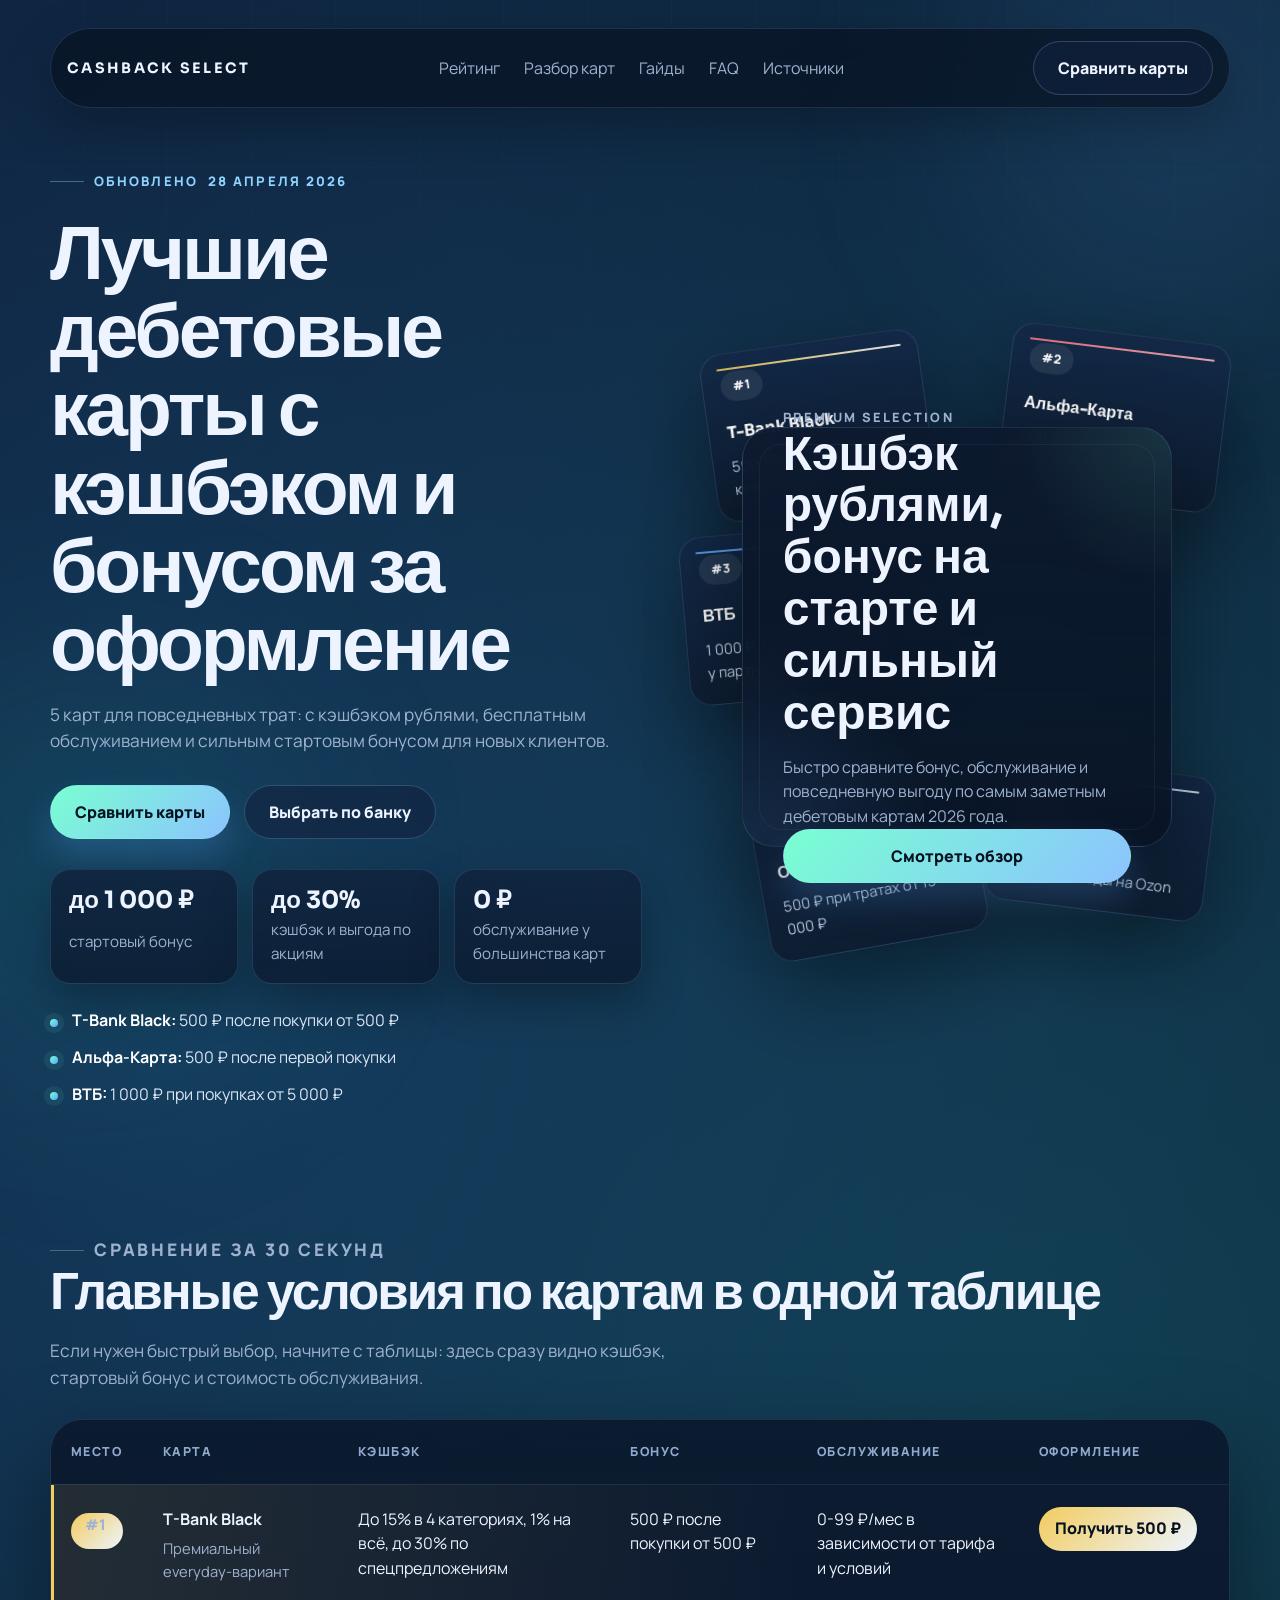
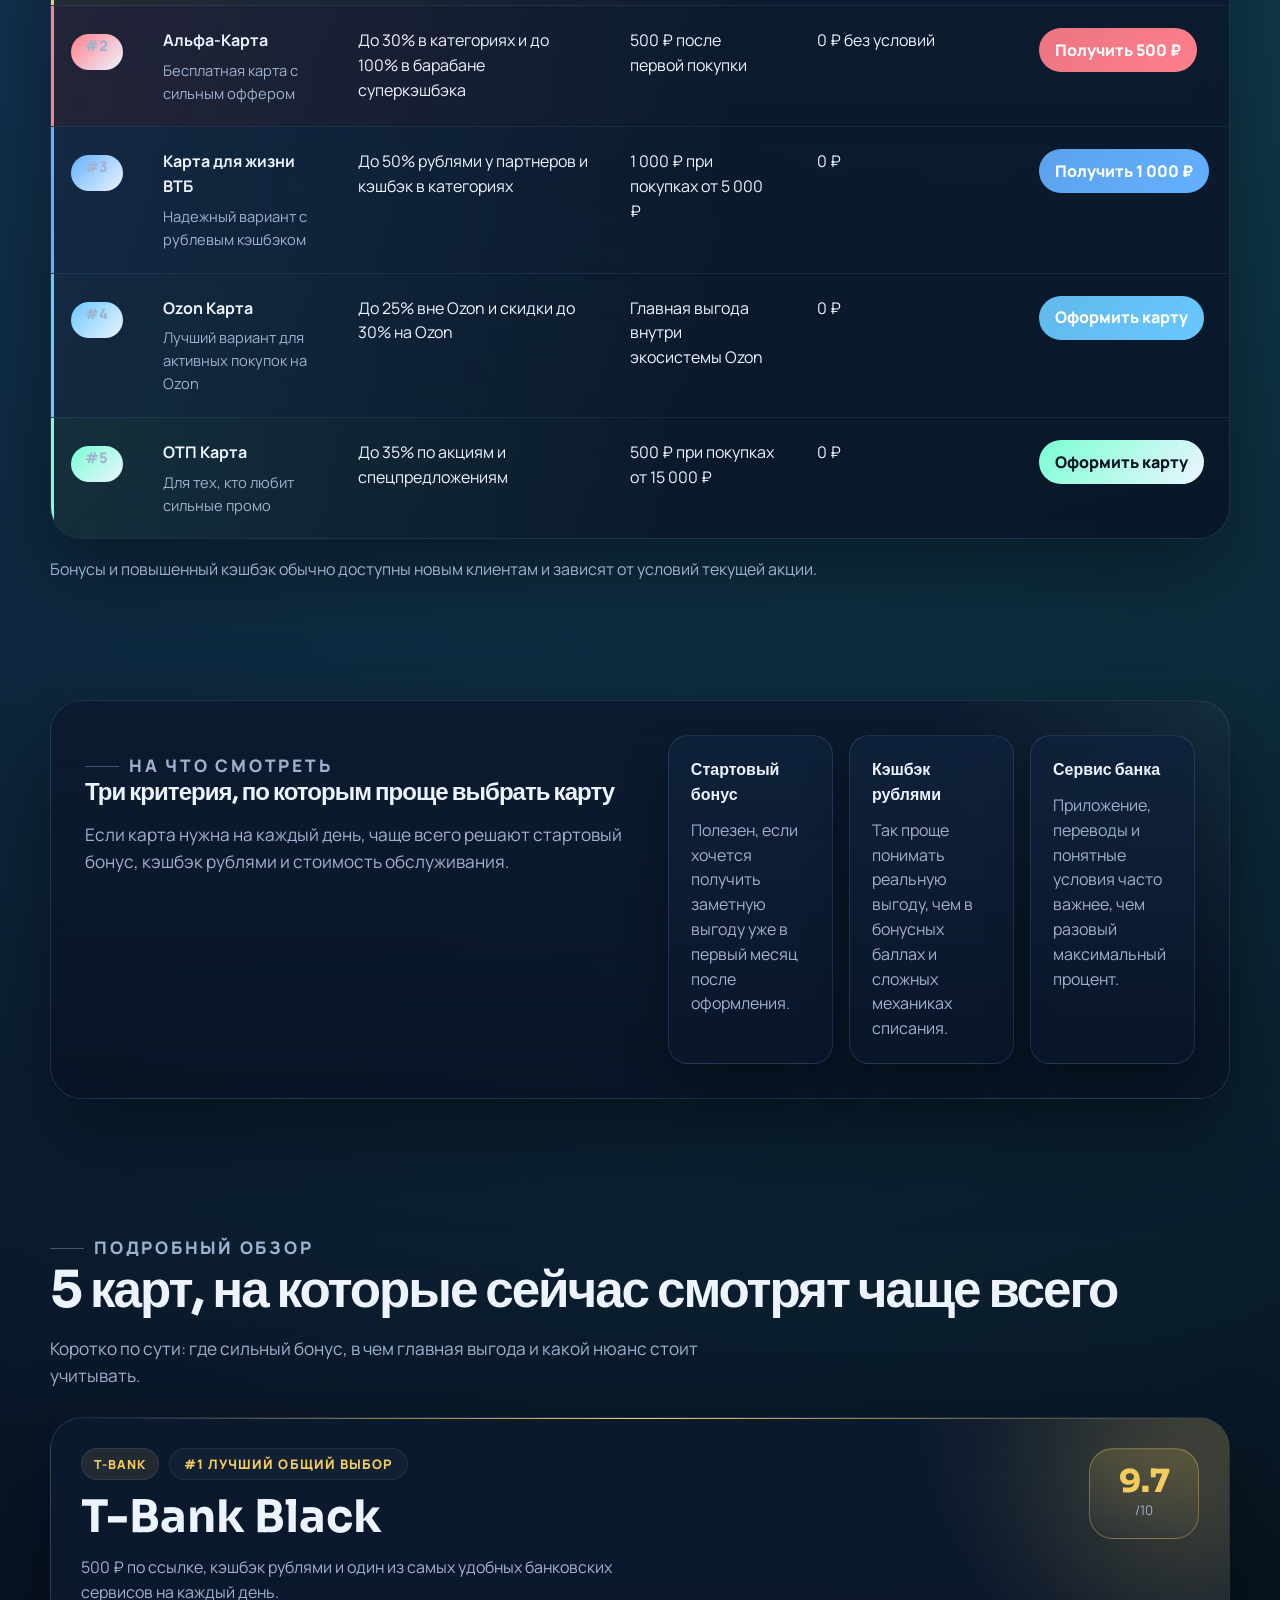
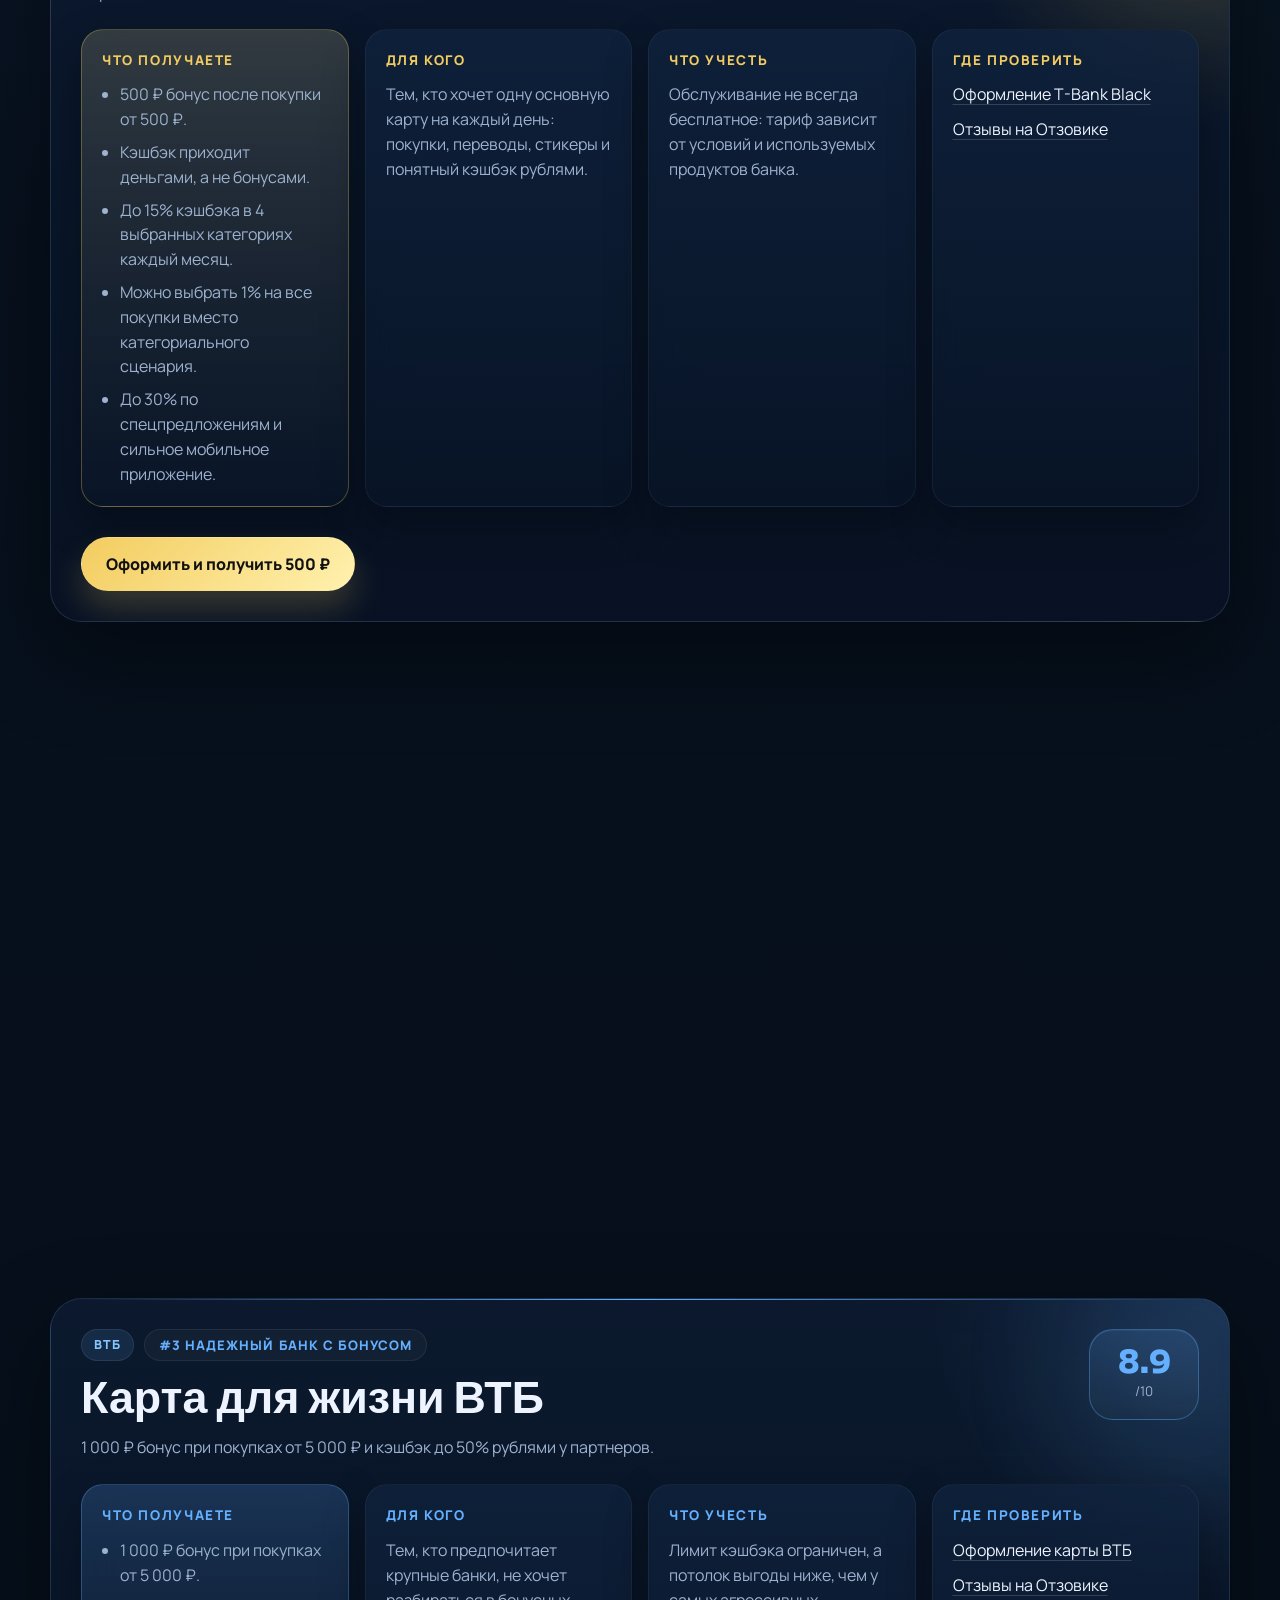
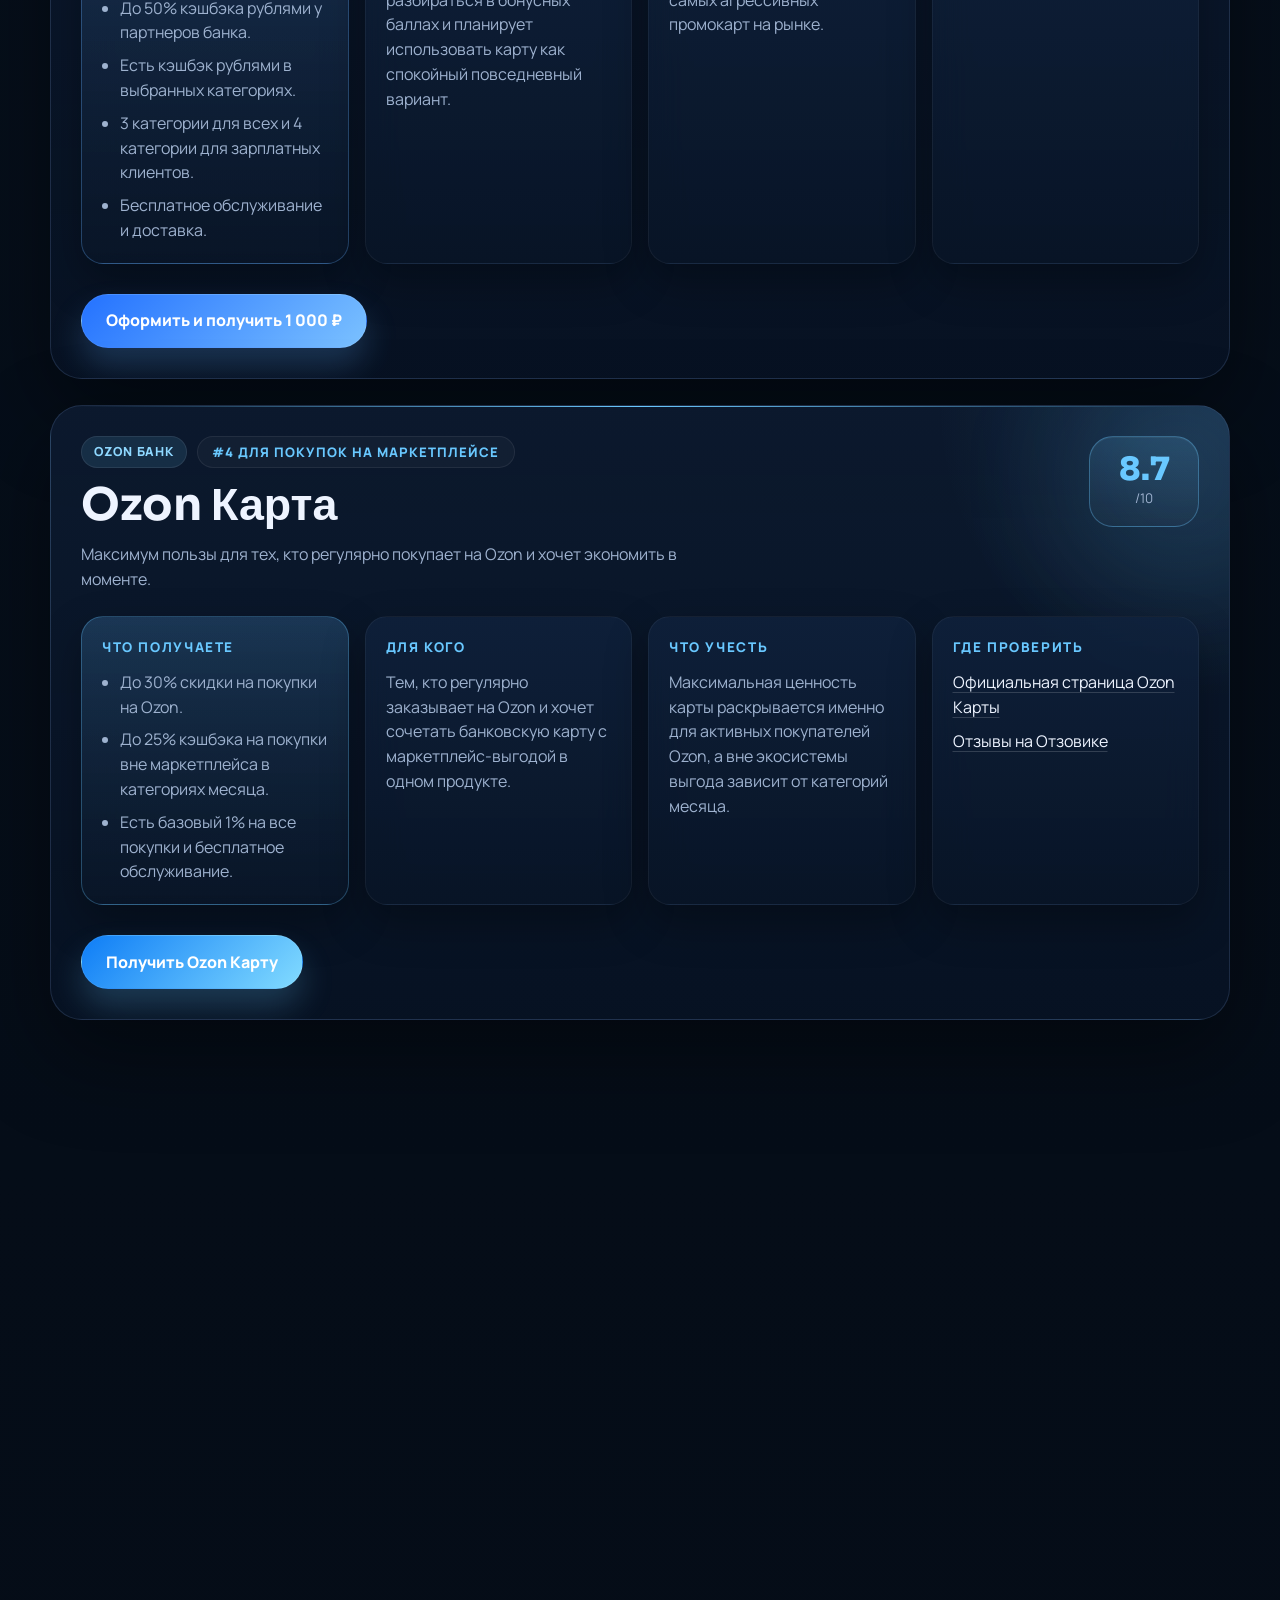
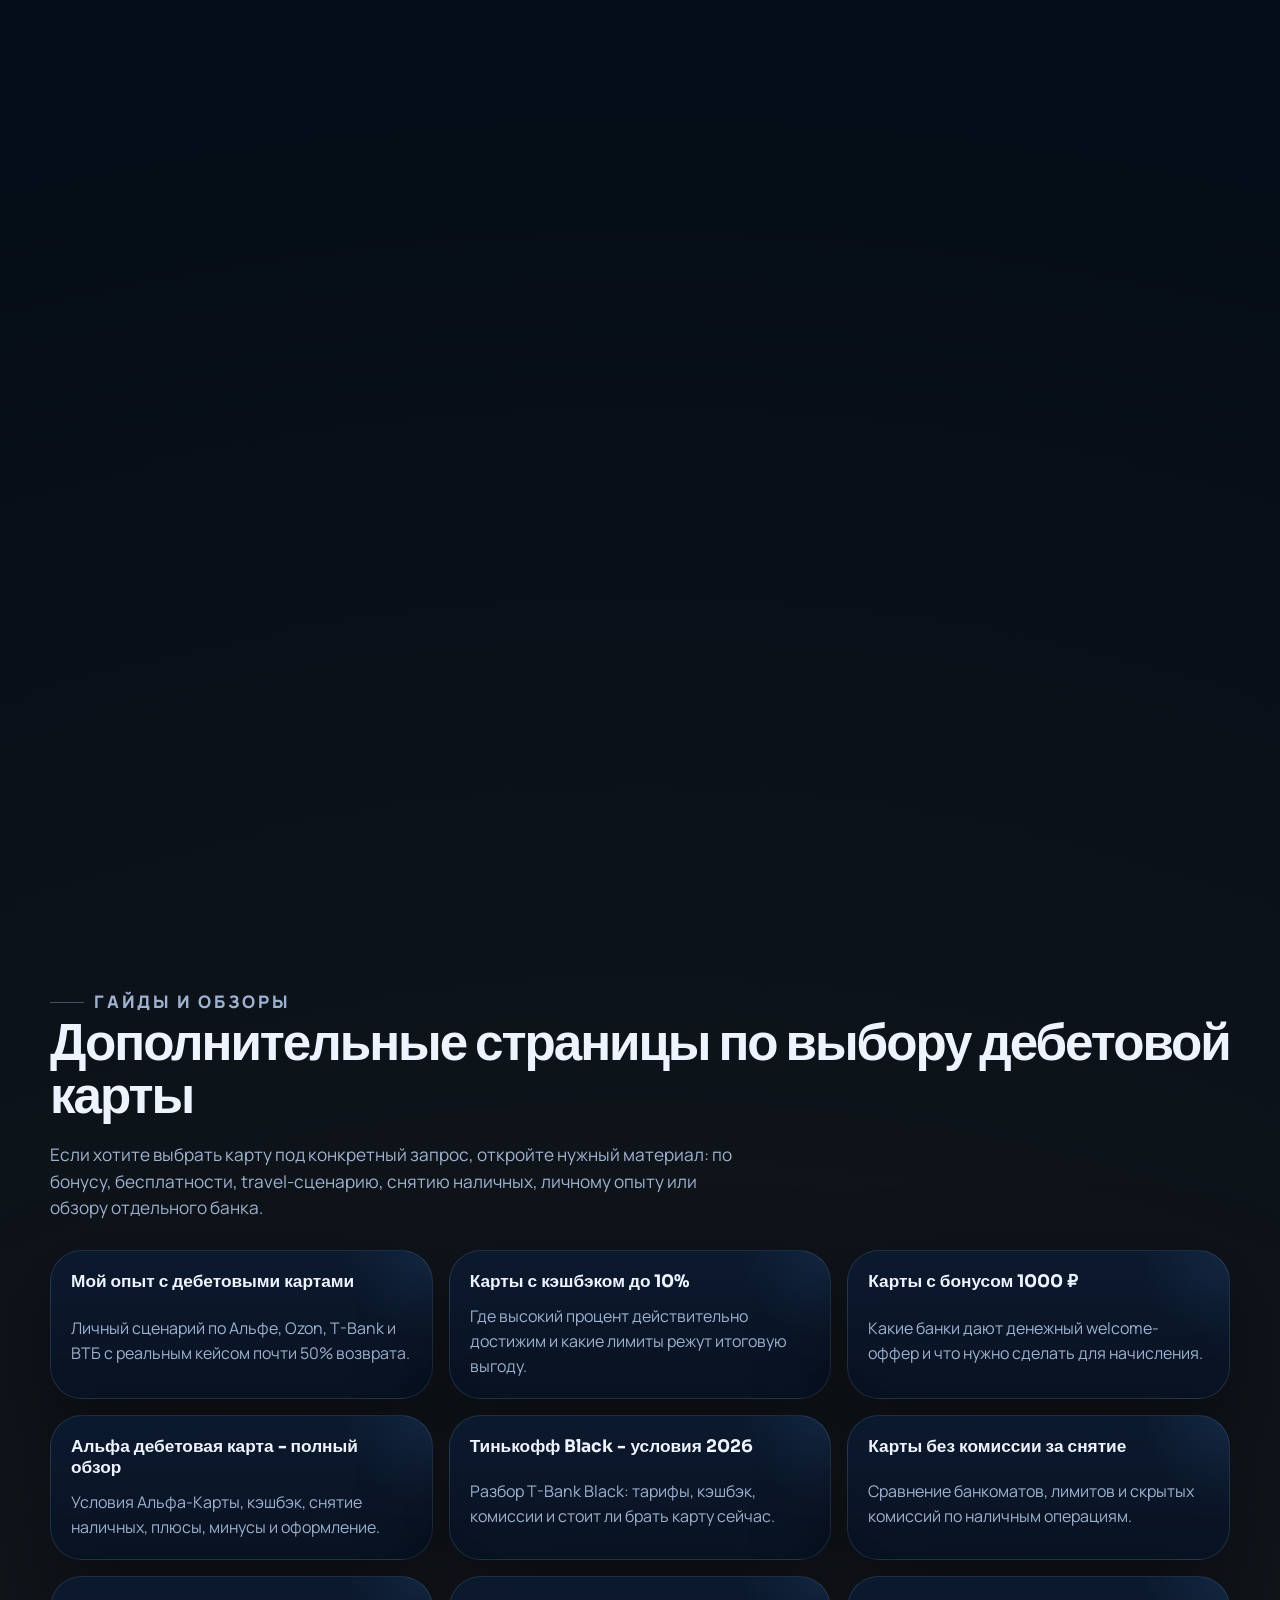
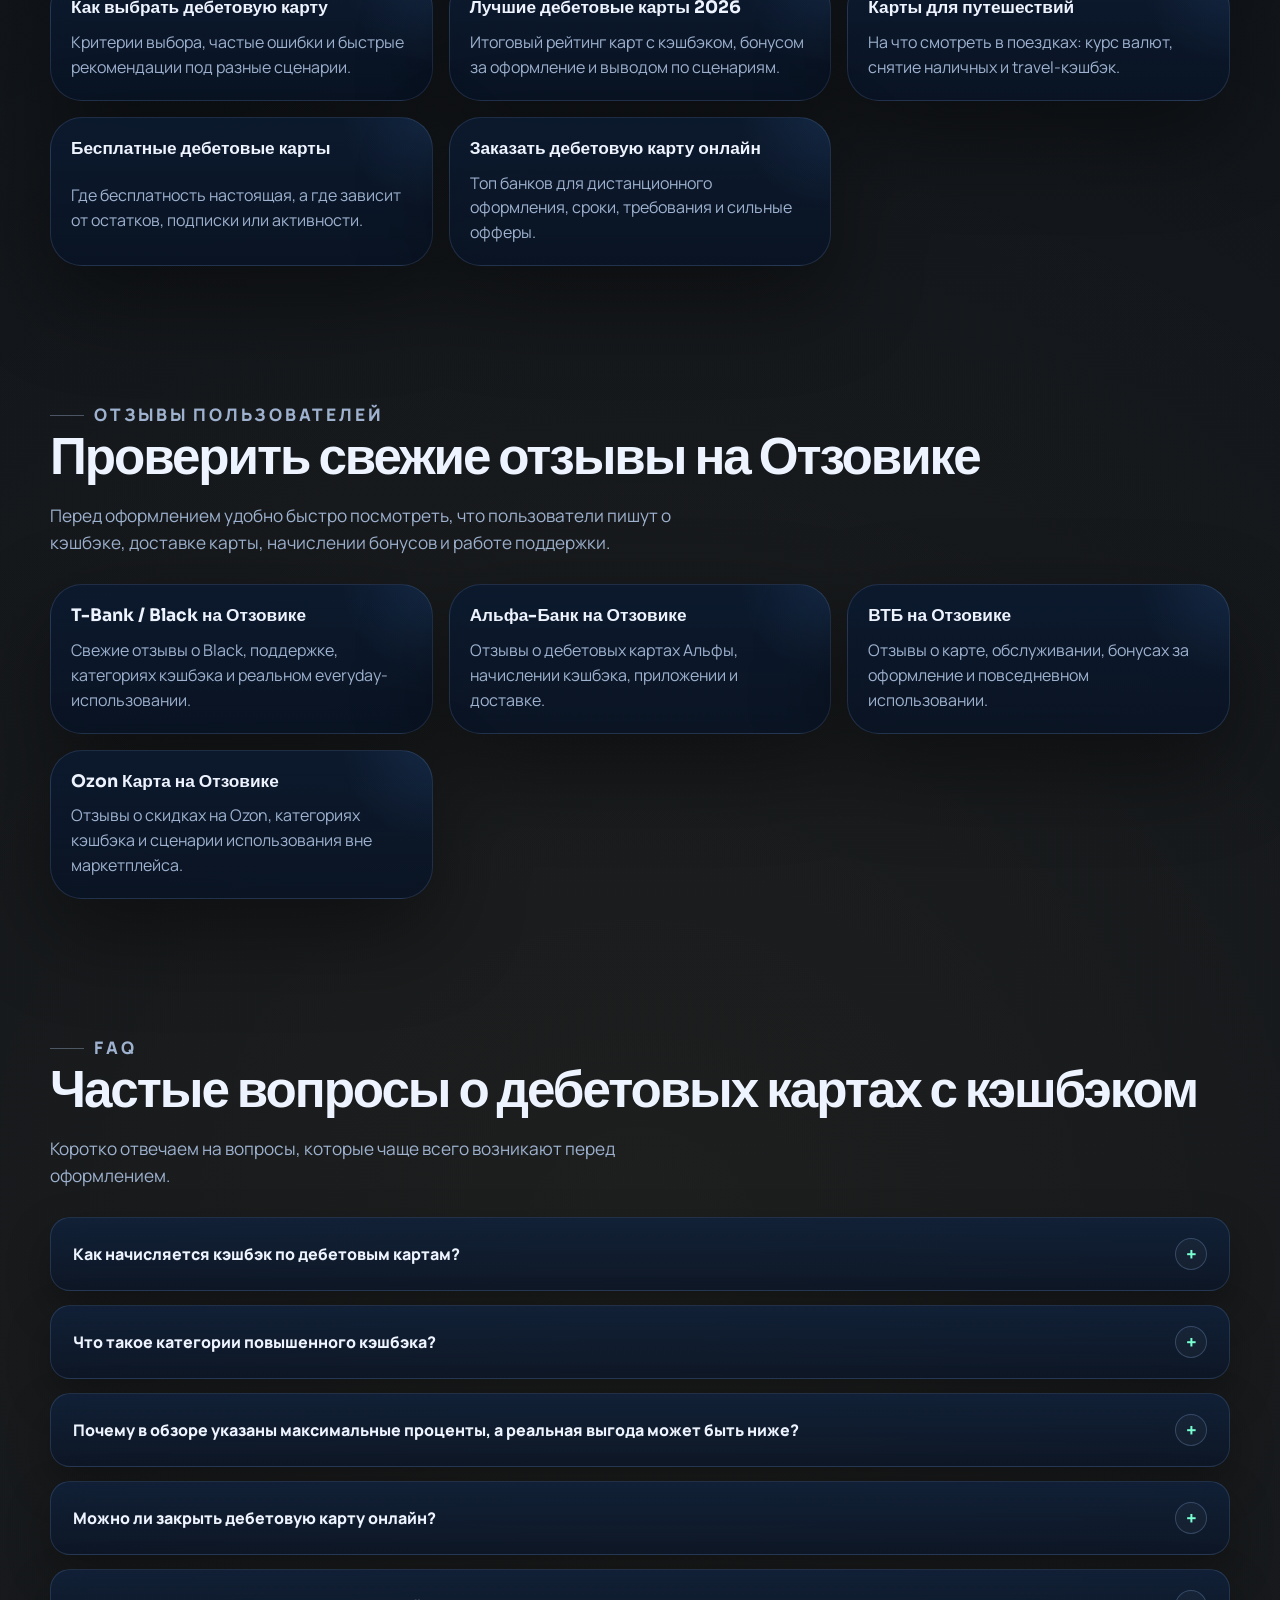
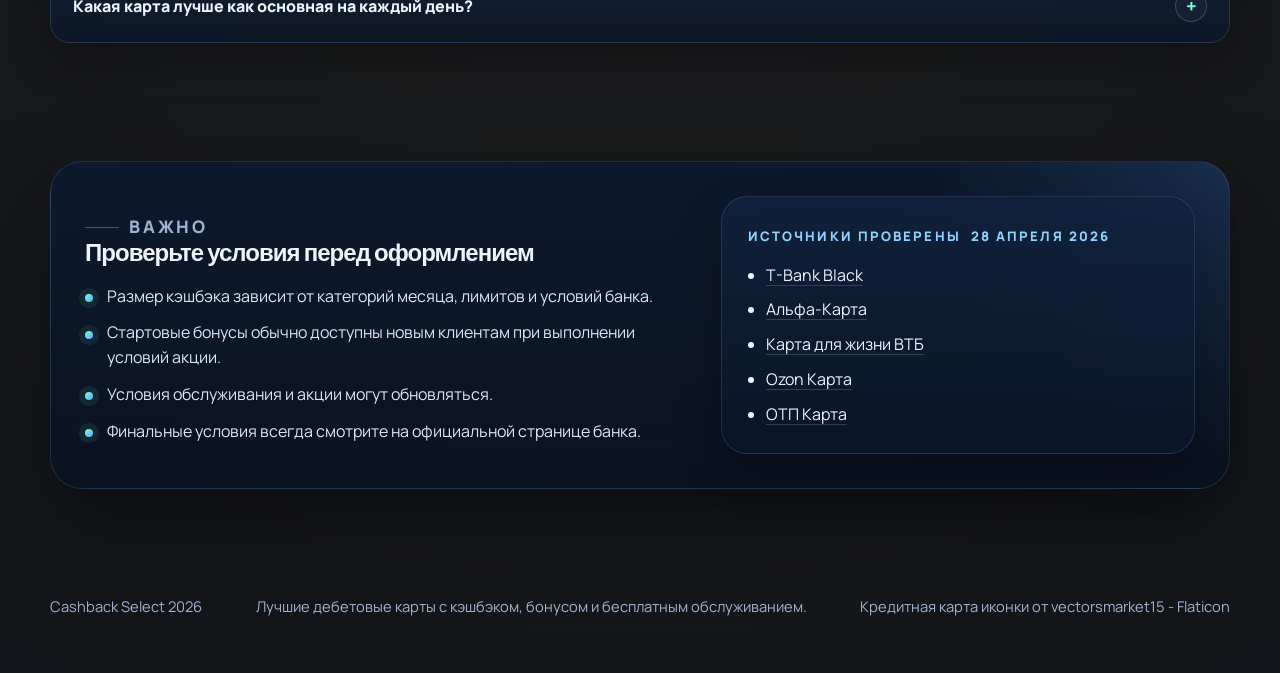
<file: index.html>
<!DOCTYPE html>
<html lang="ru">
<head>
  <meta charset="UTF-8">
  <meta name="viewport" content="width=device-width, initial-scale=1.0">
  <title>Лучшие дебетовые карты с кэшбэком 2026</title>
  <meta
    name="description"
    content="Сравнение 5 популярных дебетовых карт с кэшбэком и бонусом за оформление в 2026 году: T-Bank, Альфа-Банк, ВТБ, Ozon Банк и ОТП Банк."
  >
  <meta name="robots" content="index,follow">
  <meta name="theme-color" content="#081321">
  <style>
    html, body {
      background: #040914;
    }
  </style>
  <link rel="canonical" href="https://topdebitcard.ru/">
  <meta property="og:type" content="website">
  <meta property="og:title" content="Лучшие дебетовые карты с кэшбэком 2026">
  <meta property="og:description" content="Сравнение дебетовых карт с кэшбэком и бонусом за оформление: T-Bank, Альфа-Банк, ВТБ, Ozon Банк и ОТП Банк.">
  <meta property="og:url" content="https://topdebitcard.ru/">
  <meta property="og:image" content="https://topdebitcard.ru/favicon.png">
  <link rel="icon" type="image/png" href="favicon.png">
  <link rel="apple-touch-icon" href="favicon.png">
  <link rel="preconnect" href="https://fonts.googleapis.com">
  <link rel="preconnect" href="https://fonts.gstatic.com" crossorigin>
  <link
    href="https://fonts.googleapis.com/css2?family=Manrope:wght@400;500;700;800&family=Sora:wght@500;600;700;800&display=swap"
    rel="stylesheet"
  >
  <link rel="stylesheet" href="styles.css">
  <script defer src="script.js"></script>
  <script type="application/ld+json">
    {
      "@context": "https://schema.org",
      "@type": "ItemList",
      "name": "Лучшие дебетовые карты с кэшбэком 2026",
      "itemListOrder": "https://schema.org/ItemListOrderAscending",
      "numberOfItems": 5,
      "itemListElement": [
        {
          "@type": "ListItem",
          "position": 1,
          "name": "T-Bank Black"
        },
        {
          "@type": "ListItem",
          "position": 2,
          "name": "Альфа-Карта"
        },
        {
          "@type": "ListItem",
          "position": 3,
          "name": "Карта для жизни ВТБ"
        },
        {
          "@type": "ListItem",
          "position": 4,
          "name": "Ozon Карта"
        },
        {
          "@type": "ListItem",
          "position": 5,
          "name": "ОТП Карта"
        }
      ]
    }
  </script>
  <script type="application/ld+json">
    {
      "@context": "https://schema.org",
      "@type": "FAQPage",
      "mainEntity": [
        {
          "@type": "Question",
          "name": "Как начисляется кэшбэк по дебетовым картам?",
          "acceptedAnswer": {
            "@type": "Answer",
            "text": "Обычно банк возвращает часть суммы за покупки рублями или бонусами после окончания расчетного периода. Точный размер зависит от категории, лимитов и выполнения условий тарифа."
          }
        },
        {
          "@type": "Question",
          "name": "Что такое категории повышенного кэшбэка?",
          "acceptedAnswer": {
            "@type": "Answer",
            "text": "Это группы покупок, за которые банк начисляет повышенный процент возврата. Чаще всего категории можно выбирать раз в месяц, а конкретный список меняется."
          }
        },
        {
          "@type": "Question",
          "name": "Можно ли закрыть дебетовую карту онлайн?",
          "acceptedAnswer": {
            "@type": "Answer",
            "text": "У части банков закрытие доступно в приложении, но иногда требуется чат или визит в отделение. Перед закрытием стоит вывести деньги и отключить платные сервисы."
          }
        }
      ]
    }
  </script>
  <!-- Yandex.Metrika counter -->
  <script type="text/javascript">
    (function(m,e,t,r,i,k,a){
      m[i]=m[i]||function(){(m[i].a=m[i].a||[]).push(arguments)};
      m[i].l=1*new Date();
      for (var j = 0; j < document.scripts.length; j++) {if (document.scripts[j].src === r) { return; }}
      k=e.createElement(t),a=e.getElementsByTagName(t)[0],k.async=1,k.src=r,a.parentNode.insertBefore(k,a);
    })(window, document,"script","https://mc.yandex.ru/metrika/tag.js?id=108760945", "ym");

    ym(108760945, "init", {ssr:true, webvisor:true, clickmap:true, ecommerce:"dataLayer", referrer: document.referrer, url: location.href, accurateTrackBounce:true, trackLinks:true});
  </script>
  <!-- /Yandex.Metrika counter -->
</head>
<body>
  <noscript><div><img src="https://mc.yandex.ru/watch/108760945" style="position:absolute; left:-9999px;" alt=""></div></noscript>
  <div class="site-shell">
    <header class="hero" id="top">
      <div class="container">
        <nav class="nav">
          <a class="brand" href="#top">Cashback Select</a>
          <div class="nav-links">
            <a href="#rating">Рейтинг</a>
            <a href="#cards">Разбор карт</a>
            <a href="#guides">Гайды</a>
            <a href="#faq">FAQ</a>
            <a href="#sources">Источники</a>
          </div>
          <a class="button button--nav" href="#rating">Сравнить карты</a>
        </nav>

        <div class="hero-grid">
          <div class="hero-copy" data-reveal>
            <p class="eyebrow">Обновлено <span data-verified-date>28 апреля 2026</span></p>
            <h1>Лучшие дебетовые карты с кэшбэком и бонусом за оформление</h1>
            <p class="hero-lead">
              5 карт для повседневных трат: с кэшбэком рублями, бесплатным обслуживанием
              и сильным стартовым бонусом для новых клиентов.
            </p>

            <div class="hero-actions">
              <a class="button button--primary" href="#rating">Сравнить карты</a>
              <a class="button button--secondary" href="#cards">Выбрать по банку</a>
            </div>

            <div class="hero-metrics">
              <div class="metric-card">
                <strong>до 1 000 ₽</strong>
                <span>стартовый бонус</span>
              </div>
              <div class="metric-card">
                <strong>до 30%</strong>
                <span>кэшбэк и выгода по акциям</span>
              </div>
              <div class="metric-card">
                <strong>0 ₽</strong>
                <span>обслуживание у большинства карт</span>
              </div>
            </div>

            <ul class="hero-points">
              <li><strong>T-Bank Black:</strong> 500 ₽ после покупки от 500 ₽</li>
              <li><strong>Альфа-Карта:</strong> 500 ₽ после первой покупки</li>
              <li><strong>ВТБ:</strong> 1 000 ₽ при покупках от 5 000 ₽</li>
            </ul>
          </div>

          <div class="hero-showcase" data-reveal>
            <div class="showcase-card showcase-card--tbank">
              <span class="showcase-rank">#1</span>
              <strong>T-Bank Black</strong>
              <p>500 ₽ бонус и до 15% в категориях</p>
            </div>
            <div class="showcase-card showcase-card--alfa">
              <span class="showcase-rank">#2</span>
              <strong>Альфа-Карта</strong>
              <p>500 ₽ и до 30% в категориях</p>
            </div>
            <div class="showcase-card showcase-card--vtb">
              <span class="showcase-rank">#3</span>
              <strong>ВТБ</strong>
              <p>1 000 ₽ и до 50% рублями у партнеров</p>
            </div>
            <div class="showcase-card showcase-card--ozon">
              <span class="showcase-rank">#4</span>
              <strong>Ozon Карта</strong>
              <p>До 30% выгоды на Ozon</p>
            </div>
            <div class="showcase-card showcase-card--otp">
              <span class="showcase-rank">#5</span>
              <strong>ОТП Карта</strong>
              <p>500 ₽ при тратах от 15 000 ₽</p>
            </div>

            <div class="showcase-core">
              <p class="showcase-label">Premium Selection</p>
              <h2>Кэшбэк рублями, бонус на старте и сильный сервис</h2>
              <p>
                Быстро сравните бонус, обслуживание и повседневную выгоду по самым заметным
                дебетовым картам 2026 года.
              </p>
              <a class="button button--core" href="#cards">Смотреть обзор</a>
            </div>
          </div>
        </div>
      </div>
    </header>

    <main>
      <section class="section section--lift" id="rating">
        <div class="container">
          <div class="section-heading" data-reveal>
            <p class="section-kicker">Сравнение за 30 секунд</p>
            <h2>Главные условия по картам в одной таблице</h2>
            <p>
              Если нужен быстрый выбор, начните с таблицы: здесь сразу видно кэшбэк,
              стартовый бонус и стоимость обслуживания.
            </p>
          </div>

          <div class="comparison-table-wrap" data-reveal>
            <table class="comparison-table">
              <thead>
                <tr>
                  <th>Место</th>
                  <th>Карта</th>
                  <th>Кэшбэк</th>
                  <th>Бонус</th>
                  <th>Обслуживание</th>
                  <th>Оформление</th>
                </tr>
              </thead>
              <tbody>
                <tr class="table-row table-row--tbank is-featured">
                  <td><span class="table-rank">#1</span></td>
                  <td>
                    <strong>T-Bank Black</strong>
                    <span>Премиальный everyday-вариант</span>
                  </td>
                  <td>До 15% в 4 категориях, 1% на всё, до 30% по спецпредложениям</td>
                  <td>500 ₽ после покупки от 500 ₽</td>
                  <td>0-99 ₽/мес в зависимости от тарифа и условий</td>
                  <td><a class="table-link" data-bank="tbank" href="https://tbank.ru/baf/5VUQwL4JWnQ" target="_blank" rel="nofollow sponsored noopener">Получить 500 ₽</a></td>
                </tr>
                <tr class="table-row table-row--alfa">
                  <td><span class="table-rank">#2</span></td>
                  <td>
                    <strong>Альфа-Карта</strong>
                    <span>Бесплатная карта с сильным оффером</span>
                  </td>
                  <td>До 30% в категориях и до 100% в барабане суперкэшбэка</td>
                  <td>500 ₽ после первой покупки</td>
                  <td>0 ₽ без условий</td>
                  <td><a class="table-link" data-bank="alfabank" href="https://alfa.me/Uv0Efl" target="_blank" rel="nofollow sponsored noopener">Получить 500 ₽</a></td>
                </tr>
                <tr class="table-row table-row--vtb">
                  <td><span class="table-rank">#3</span></td>
                  <td>
                    <strong>Карта для жизни ВТБ</strong>
                    <span>Надежный вариант с рублевым кэшбэком</span>
                  </td>
                  <td>До 50% рублями у партнеров и кэшбэк в категориях</td>
                  <td>1 000 ₽ при покупках от 5 000 ₽</td>
                  <td>0 ₽</td>
                  <td><a class="table-link" data-bank="vtb" href="https://vtb.ru/l/k63b6tp8" target="_blank" rel="nofollow sponsored noopener">Получить 1 000 ₽</a></td>
                </tr>
                <tr class="table-row table-row--ozon">
                  <td><span class="table-rank">#4</span></td>
                  <td>
                    <strong>Ozon Карта</strong>
                    <span>Лучший вариант для активных покупок на Ozon</span>
                  </td>
                  <td>До 25% вне Ozon и скидки до 30% на Ozon</td>
                  <td>Главная выгода внутри экосистемы Ozon</td>
                  <td>0 ₽</td>
                  <td><a class="table-link" data-bank="ozon" href="https://finance.ozon.ru/promo/cards" target="_blank" rel="noopener">Оформить карту</a></td>
                </tr>
                <tr class="table-row table-row--otp">
                  <td><span class="table-rank">#5</span></td>
                  <td>
                    <strong>ОТП Карта</strong>
                    <span>Для тех, кто любит сильные промо</span>
                  </td>
                  <td>До 35% по акциям и спецпредложениям</td>
                  <td>500 ₽ при покупках от 15 000 ₽</td>
                  <td>0 ₽</td>
                  <td><a class="table-link" data-bank="otp" href="https://r.otpbank.ru/cc/E3GPjG" target="_blank" rel="nofollow sponsored noopener">Оформить карту</a></td>
                </tr>
              </tbody>
            </table>
          </div>

          <p class="section-footnote" data-reveal>
            Бонусы и повышенный кэшбэк обычно доступны новым клиентам и зависят от условий текущей акции.
          </p>
        </div>
      </section>

      <section class="section">
        <div class="container">
          <div class="split-band" data-reveal>
            <div class="split-band__copy">
              <p class="section-kicker">На что смотреть</p>
              <h2>Три критерия, по которым проще выбрать карту</h2>
              <p>
                Если карта нужна на каждый день, чаще всего решают стартовый бонус,
                кэшбэк рублями и стоимость обслуживания.
              </p>
            </div>
            <div class="split-band__grid">
              <article class="mini-panel">
                <strong>Стартовый бонус</strong>
                <p>Полезен, если хочется получить заметную выгоду уже в первый месяц после оформления.</p>
              </article>
              <article class="mini-panel">
                <strong>Кэшбэк рублями</strong>
                <p>Так проще понимать реальную выгоду, чем в бонусных баллах и сложных механиках списания.</p>
              </article>
              <article class="mini-panel">
                <strong>Сервис банка</strong>
                <p>Приложение, переводы и понятные условия часто важнее, чем разовый максимальный процент.</p>
              </article>
            </div>
          </div>
        </div>
      </section>

      <section class="section" id="cards">
        <div class="container">
          <div class="section-heading" data-reveal>
            <p class="section-kicker">Подробный обзор</p>
            <h2>5 карт, на которые сейчас смотрят чаще всего</h2>
            <p>
              Коротко по сути: где сильный бонус, в чем главная выгода и какой нюанс стоит учитывать.
            </p>
          </div>

          <div class="review-stack">
            <article class="review-card review-card--tbank" data-reveal>
              <div class="review-card__header">
                <div>
                  <div class="review-meta">
                    <span class="bank-chip bank-chip--tbank">T-Bank</span>
                    <p class="review-tag">#1 Лучший общий выбор</p>
                  </div>
                  <h3>T-Bank Black</h3>
                  <p class="review-subtitle">500 ₽ по ссылке, кэшбэк рублями и один из самых удобных банковских сервисов на каждый день.</p>
                </div>
                <div class="review-score">
                  <span>9.7</span>
                  <small>/10</small>
                </div>
              </div>

              <div class="review-grid">
                <div class="review-box">
                  <h4>Что получаете</h4>
                  <ul>
                    <li>500 ₽ бонус после покупки от 500 ₽.</li>
                    <li>Кэшбэк приходит деньгами, а не бонусами.</li>
                    <li>До 15% кэшбэка в 4 выбранных категориях каждый месяц.</li>
                    <li>Можно выбрать 1% на все покупки вместо категориального сценария.</li>
                    <li>До 30% по спецпредложениям и сильное мобильное приложение.</li>
                  </ul>
                </div>
                <div class="review-box">
                  <h4>Для кого</h4>
                  <p>Тем, кто хочет одну основную карту на каждый день: покупки, переводы, стикеры и понятный кэшбэк рублями.</p>
                </div>
                <div class="review-box">
                  <h4>Что учесть</h4>
                  <p>Обслуживание не всегда бесплатное: тариф зависит от условий и используемых продуктов банка.</p>
                </div>
                <div class="review-box">
                  <h4>Где проверить</h4>
                  <div class="review-box__links">
                    <a href="https://tbank.ru/baf/5VUQwL4JWnQ" target="_blank" rel="nofollow sponsored noopener">Оформление T-Bank Black</a>
                    <a href="https://otzovik.com/reviews/t-bank/" target="_blank" rel="nofollow noopener">Отзывы на Отзовике</a>
                  </div>
                </div>
              </div>

              <div class="review-actions">
                <a class="button button--bank" data-bank="tbank" href="https://tbank.ru/baf/5VUQwL4JWnQ" target="_blank" rel="nofollow sponsored noopener">Оформить и получить 500 ₽</a>
              </div>
            </article>

            <article class="review-card review-card--alfa" data-reveal>
              <div class="review-card__header">
                <div>
                  <div class="review-meta">
                    <span class="bank-chip bank-chip--alfa">Альфа-Банк</span>
                    <p class="review-tag">#2 Бесплатная карта с бонусом</p>
                  </div>
                  <h3>Альфа-Карта</h3>
                  <p class="review-subtitle">500 ₽ за первую покупку, бесплатное обслуживание и одна из самых заметных программ лояльности.</p>
                </div>
                <div class="review-score">
                  <span>9.4</span>
                  <small>/10</small>
                </div>
              </div>

              <div class="review-grid">
                <div class="review-box">
                  <h4>Что получаете</h4>
                  <ul>
                    <li>500 ₽ после первой покупки.</li>
                    <li>Бесплатное обслуживание без условий.</li>
                    <li>До 30% кэшбэка в категориях и до 100% в барабане суперкэшбэка.</li>
                    <li>Кэшбэк приходит рублями.</li>
                  </ul>
                </div>
                <div class="review-box">
                  <h4>Для кого</h4>
                  <p>Тем, кто ищет карту без платы за обслуживание и любит ощущение дополнительной выгоды от акций и игровых механик.</p>
                </div>
                <div class="review-box">
                  <h4>Что учесть</h4>
                  <p>Максимальная выгода зависит от выбранных категорий месяца и участия в текущих промомеханиках банка.</p>
                </div>
                <div class="review-box">
                  <h4>Где проверить</h4>
                  <div class="review-box__links">
                    <a href="https://alfa.me/Uv0Efl" target="_blank" rel="nofollow sponsored noopener">Оформление Альфа-Карты</a>
                    <a href="https://otzovik.com/reviews/bank_alfa_bank/" target="_blank" rel="nofollow noopener">Отзывы на Отзовике</a>
                  </div>
                </div>
              </div>

              <div class="review-actions">
                <a class="button button--bank" data-bank="alfabank" href="https://alfa.me/Uv0Efl" target="_blank" rel="nofollow sponsored noopener">Заказать и получить 500 ₽</a>
              </div>
            </article>

            <article class="review-card review-card--vtb" data-reveal>
              <div class="review-card__header">
                <div>
                  <div class="review-meta">
                    <span class="bank-chip bank-chip--vtb">ВТБ</span>
                    <p class="review-tag">#3 Надежный банк с бонусом</p>
                  </div>
                  <h3>Карта для жизни ВТБ</h3>
                  <p class="review-subtitle">1 000 ₽ бонус при покупках от 5 000 ₽ и кэшбэк до 50% рублями у партнеров.</p>
                </div>
                <div class="review-score">
                  <span>8.9</span>
                  <small>/10</small>
                </div>
              </div>

              <div class="review-grid">
                <div class="review-box">
                  <h4>Что получаете</h4>
                  <ul>
                    <li>1 000 ₽ бонус при покупках от 5 000 ₽.</li>
                    <li>До 50% кэшбэка рублями у партнеров банка.</li>
                    <li>Есть кэшбэк рублями в выбранных категориях.</li>
                    <li>3 категории для всех и 4 категории для зарплатных клиентов.</li>
                    <li>Бесплатное обслуживание и доставка.</li>
                  </ul>
                </div>
                <div class="review-box">
                  <h4>Для кого</h4>
                  <p>Тем, кто предпочитает крупные банки, не хочет разбираться в бонусных баллах и планирует использовать карту как спокойный повседневный вариант.</p>
                </div>
                <div class="review-box">
                  <h4>Что учесть</h4>
                  <p>Лимит кэшбэка ограничен, а потолок выгоды ниже, чем у самых агрессивных промокарт на рынке.</p>
                </div>
                <div class="review-box">
                  <h4>Где проверить</h4>
                  <div class="review-box__links">
                    <a href="https://vtb.ru/l/k63b6tp8" target="_blank" rel="nofollow sponsored noopener">Оформление карты ВТБ</a>
                    <a href="https://otzovik.com/reviews/bank_vtb_24/" target="_blank" rel="nofollow noopener">Отзывы на Отзовике</a>
                  </div>
                </div>
              </div>

              <div class="review-actions">
                <a class="button button--bank" data-bank="vtb" href="https://vtb.ru/l/k63b6tp8" target="_blank" rel="nofollow sponsored noopener">Оформить и получить 1 000 ₽</a>
              </div>
            </article>

            <article class="review-card review-card--ozon" data-reveal>
              <div class="review-card__header">
                <div>
                  <div class="review-meta">
                    <span class="bank-chip bank-chip--ozon">Ozon Банк</span>
                    <p class="review-tag">#4 Для покупок на маркетплейсе</p>
                  </div>
                  <h3>Ozon Карта</h3>
                  <p class="review-subtitle">Максимум пользы для тех, кто регулярно покупает на Ozon и хочет экономить в моменте.</p>
                </div>
                <div class="review-score">
                  <span>8.7</span>
                  <small>/10</small>
                </div>
              </div>

              <div class="review-grid">
                <div class="review-box">
                  <h4>Что получаете</h4>
                  <ul>
                    <li>До 30% скидки на покупки на Ozon.</li>
                    <li>До 25% кэшбэка на покупки вне маркетплейса в категориях месяца.</li>
                    <li>Есть базовый 1% на все покупки и бесплатное обслуживание.</li>
                  </ul>
                </div>
                <div class="review-box">
                  <h4>Для кого</h4>
                  <p>Тем, кто регулярно заказывает на Ozon и хочет сочетать банковскую карту с маркетплейс-выгодой в одном продукте.</p>
                </div>
                <div class="review-box">
                  <h4>Что учесть</h4>
                  <p>Максимальная ценность карты раскрывается именно для активных покупателей Ozon, а вне экосистемы выгода зависит от категорий месяца.</p>
                </div>
                <div class="review-box">
                  <h4>Где проверить</h4>
                  <div class="review-box__links">
                    <a href="https://finance.ozon.ru/promo/cards" target="_blank" rel="noopener">Официальная страница Ozon Карты</a>
                    <a href="https://otzovik.com/reviews/plastikovaya_karta_ozon_bank/" target="_blank" rel="nofollow noopener">Отзывы на Отзовике</a>
                  </div>
                </div>
              </div>

              <div class="review-actions">
                <a class="button button--bank" data-bank="ozon" href="https://finance.ozon.ru/promo/cards" target="_blank" rel="noopener">Получить Ozon Карту</a>
              </div>
            </article>

            <article class="review-card review-card--otp" data-reveal>
              <div class="review-card__header">
                <div>
                  <div class="review-meta">
                    <span class="bank-chip bank-chip--otp">ОТП Банк</span>
                    <p class="review-tag">#5 Для охоты за акциями</p>
                  </div>
                  <h3>ОТП Карта</h3>
                  <p class="review-subtitle">500 ₽ при покупках от 15 000 ₽ и хороший вариант для тех, кто любит сильные акции банка.</p>
                </div>
                <div class="review-score">
                  <span>8.1</span>
                  <small>/10</small>
                </div>
              </div>

              <div class="review-grid">
                <div class="review-box">
                  <h4>Что получаете</h4>
                  <ul>
                    <li>500 ₽ при покупках от 15 000 ₽.</li>
                    <li>До 35% кэшбэка по акциям и спецпредложениям.</li>
                    <li>Бесплатное обслуживание и частые промо для новых клиентов.</li>
                    <li>Можно усиливать оффер связкой с накопительным счетом банка.</li>
                  </ul>
                </div>
                <div class="review-box">
                  <h4>Для кого</h4>
                  <p>Тем, кто любит короткие и сильные промо, а также аудитории, которая хорошо реагирует на яркий входной бонус.</p>
                </div>
                <div class="review-box">
                  <h4>Что учесть</h4>
                  <p>Условия ОТП меняются заметно чаще, чем у универсальных лидеров рейтинга, поэтому здесь особенно важно следить за актуальностью лендинга.</p>
                </div>
                <div class="review-box">
                  <h4>Где проверить</h4>
                  <a href="https://r.otpbank.ru/cc/E3GPjG" target="_blank" rel="nofollow sponsored noopener">Оформление карты ОТП</a>
                </div>
              </div>

              <div class="review-actions">
                <a class="button button--bank" data-bank="otp" href="https://r.otpbank.ru/cc/E3GPjG" target="_blank" rel="nofollow sponsored noopener">Оформить карту ОТП</a>
              </div>
            </article>
          </div>
        </div>
      </section>

      <section class="section section--cta">
        <div class="container">
          <div class="cta-panel" data-reveal>
            <div>
              <p class="section-kicker">Быстрый выбор</p>
              <h2>Если нужен короткий ответ без долгого сравнения</h2>
              <p>
                Для повседневного использования чаще всего выбирают T-Bank, для полностью бесплатной карты
                с бонусом хорошо заходит Альфа, а для покупок на маркетплейсе лидирует Ozon.
              </p>
            </div>
            <div class="cta-grid">
              <a class="quick-cta quick-cta--tbank" data-bank="tbank" href="https://tbank.ru/baf/5VUQwL4JWnQ" target="_blank" rel="nofollow sponsored noopener">
                <strong>T-Bank Black</strong>
                <span>500 ₽ и кэшбэк деньгами</span>
              </a>
              <a class="quick-cta quick-cta--alfa" data-bank="alfabank" href="https://alfa.me/Uv0Efl" target="_blank" rel="nofollow sponsored noopener">
                <strong>Альфа-Карта</strong>
                <span>500 ₽ и бесплатное обслуживание</span>
              </a>
              <a class="quick-cta quick-cta--ozon" data-bank="ozon" href="https://finance.ozon.ru/promo/cards" target="_blank" rel="noopener">
                <strong>Ozon Карта</strong>
                <span>До 30% выгоды на Ozon</span>
              </a>
              <a class="quick-cta quick-cta--otp" data-bank="otp" href="https://r.otpbank.ru/cc/E3GPjG" target="_blank" rel="nofollow sponsored noopener">
                <strong>ОТП Карта</strong>
                <span>500 ₽ при тратах от 15 000 ₽</span>
              </a>
            </div>
          </div>
        </div>
      </section>

      <section class="section" id="guides">
        <div class="container">
          <div class="section-heading" data-reveal>
            <p class="section-kicker">Гайды и обзоры</p>
            <h2>Дополнительные страницы по выбору дебетовой карты</h2>
            <p>
              Если хотите выбрать карту под конкретный запрос, откройте нужный материал:
              по бонусу, бесплатности, travel-сценарию, снятию наличных, личному опыту или обзору отдельного банка.
            </p>
          </div>

          <div class="related-grid" data-reveal>
            <article class="related-card">
              <h3><a href="my-debit-card-experience/">Мой опыт с дебетовыми картами</a></h3>
              <p>Личный сценарий по Альфе, Ozon, T-Bank и ВТБ с реальным кейсом почти 50% возврата.</p>
            </article>
            <article class="related-card">
              <h3><a href="cashback-10-percent/">Карты с кэшбэком до 10%</a></h3>
              <p>Где высокий процент действительно достижим и какие лимиты режут итоговую выгоду.</p>
            </article>
            <article class="related-card">
              <h3><a href="debit-card-bonus-1000/">Карты с бонусом 1000 ₽</a></h3>
              <p>Какие банки дают денежный welcome-оффер и что нужно сделать для начисления.</p>
            </article>
            <article class="related-card">
              <h3><a href="alfa-debit-card-review/">Альфа дебетовая карта - полный обзор</a></h3>
              <p>Условия Альфа-Карты, кэшбэк, снятие наличных, плюсы, минусы и оформление.</p>
            </article>
            <article class="related-card">
              <h3><a href="tinkoff-black-2026/">Тинькофф Black - условия 2026</a></h3>
              <p>Разбор T-Bank Black: тарифы, кэшбэк, комиссии и стоит ли брать карту сейчас.</p>
            </article>
            <article class="related-card">
              <h3><a href="no-fee-cash-withdrawal/">Карты без комиссии за снятие</a></h3>
              <p>Сравнение банкоматов, лимитов и скрытых комиссий по наличным операциям.</p>
            </article>
            <article class="related-card">
              <h3><a href="which-debit-card-to-choose/">Как выбрать дебетовую карту</a></h3>
              <p>Критерии выбора, частые ошибки и быстрые рекомендации под разные сценарии.</p>
            </article>
            <article class="related-card">
              <h3><a href="best-debit-cards-2026/">Лучшие дебетовые карты 2026</a></h3>
              <p>Итоговый рейтинг карт с кэшбэком, бонусом за оформление и выводом по сценариям.</p>
            </article>
            <article class="related-card">
              <h3><a href="travel-debit-cards/">Карты для путешествий</a></h3>
              <p>На что смотреть в поездках: курс валют, снятие наличных и travel-кэшбэк.</p>
            </article>
            <article class="related-card">
              <h3><a href="debit-cards-no-maintenance/">Бесплатные дебетовые карты</a></h3>
              <p>Где бесплатность настоящая, а где зависит от остатков, подписки или активности.</p>
            </article>
            <article class="related-card">
              <h3><a href="order-debit-card-online/">Заказать дебетовую карту онлайн</a></h3>
              <p>Топ банков для дистанционного оформления, сроки, требования и сильные офферы.</p>
            </article>
          </div>
        </div>
      </section>

      <section class="section" id="reviews">
        <div class="container">
          <div class="section-heading" data-reveal>
            <p class="section-kicker">Отзывы пользователей</p>
            <h2>Проверить свежие отзывы на Отзовике</h2>
            <p>
              Перед оформлением удобно быстро посмотреть, что пользователи пишут о кэшбэке,
              доставке карты, начислении бонусов и работе поддержки.
            </p>
          </div>

          <div class="related-grid" data-reveal>
            <article class="related-card">
              <h3><a href="https://otzovik.com/reviews/t-bank/" target="_blank" rel="nofollow noopener">T-Bank / Black на Отзовике</a></h3>
              <p>Свежие отзывы о Black, поддержке, категориях кэшбэка и реальном everyday-использовании.</p>
            </article>
            <article class="related-card">
              <h3><a href="https://otzovik.com/reviews/bank_alfa_bank/" target="_blank" rel="nofollow noopener">Альфа-Банк на Отзовике</a></h3>
              <p>Отзывы о дебетовых картах Альфы, начислении кэшбэка, приложении и доставке.</p>
            </article>
            <article class="related-card">
              <h3><a href="https://otzovik.com/reviews/bank_vtb_24/" target="_blank" rel="nofollow noopener">ВТБ на Отзовике</a></h3>
              <p>Отзывы о карте, обслуживании, бонусах за оформление и повседневном использовании.</p>
            </article>
            <article class="related-card">
              <h3><a href="https://otzovik.com/reviews/plastikovaya_karta_ozon_bank/" target="_blank" rel="nofollow noopener">Ozon Карта на Отзовике</a></h3>
              <p>Отзывы о скидках на Ozon, категориях кэшбэка и сценарии использования вне маркетплейса.</p>
            </article>
          </div>
        </div>
      </section>

      <section class="section" id="faq">
        <div class="container">
          <div class="section-heading" data-reveal>
            <p class="section-kicker">FAQ</p>
            <h2>Частые вопросы о дебетовых картах с кэшбэком</h2>
            <p>Коротко отвечаем на вопросы, которые чаще всего возникают перед оформлением.</p>
          </div>

          <div class="faq-list" data-reveal>
            <details class="faq-item">
              <summary>Как начисляется кэшбэк по дебетовым картам?</summary>
              <p>
                Обычно банк возвращает часть суммы за покупки после окончания расчетного периода.
                Возврат может приходить рублями или бонусами, а размер зависит от категории, лимитов и условий тарифа.
              </p>
            </details>
            <details class="faq-item">
              <summary>Что такое категории повышенного кэшбэка?</summary>
              <p>
                Это группы расходов вроде супермаркетов, транспорта, ресторанов или маркетплейсов,
                за которые банк дает повышенный процент возврата. Чаще всего категории можно выбирать каждый месяц.
              </p>
            </details>
            <details class="faq-item">
              <summary>Почему в обзоре указаны максимальные проценты, а реальная выгода может быть ниже?</summary>
              <p>
                Потому что максимум обычно достигается только в выбранных категориях, в рамках промо и с учетом лимитов.
                Чем понятнее условия карты, тем проще заранее оценить реальную выгоду под свои траты.
              </p>
            </details>
            <details class="faq-item">
              <summary>Можно ли закрыть дебетовую карту онлайн?</summary>
              <p>
                У части банков закрытие доступно в приложении или чате, но иногда требуется подтверждение в офисе.
                Перед закрытием проверьте, что на счете нет денег и отключены платные сервисы.
              </p>
            </details>
            <details class="faq-item">
              <summary>Какая карта лучше как основная на каждый день?</summary>
              <p>
                Если нужна одна универсальная карта, чаще всего выбирают T-Bank Black. Если важна полная бесплатность,
                присмотритесь к Альфа-Карте. Если приоритет в надежности крупного банка, удобным вариантом остается ВТБ.
              </p>
            </details>
          </div>
        </div>
      </section>

      <section class="section section--disclaimer" id="sources">
        <div class="container">
          <div class="disclaimer-panel" data-reveal>
            <div class="disclaimer-copy">
              <p class="section-kicker">Важно</p>
              <h2>Проверьте условия перед оформлением</h2>
              <ul class="disclaimer-list">
                <li>Размер кэшбэка зависит от категорий месяца, лимитов и условий банка.</li>
                <li>Стартовые бонусы обычно доступны новым клиентам при выполнении условий акции.</li>
                <li>Условия обслуживания и акции могут обновляться.</li>
                <li>Финальные условия всегда смотрите на официальной странице банка.</li>
              </ul>
            </div>

            <div class="source-panel">
              <p class="source-date">Источники проверены <span data-verified-date>28 апреля 2026</span></p>
              <ul class="source-list">
                <li><a href="https://tbank.ru/baf/5VUQwL4JWnQ" target="_blank" rel="nofollow sponsored noopener">T-Bank Black</a></li>
                <li><a href="https://alfa.me/Uv0Efl" target="_blank" rel="nofollow sponsored noopener">Альфа-Карта</a></li>
                <li><a href="https://vtb.ru/l/k63b6tp8" target="_blank" rel="nofollow sponsored noopener">Карта для жизни ВТБ</a></li>
                <li><a href="https://finance.ozon.ru/promo/cards" target="_blank" rel="noopener">Ozon Карта</a></li>
                <li><a href="https://r.otpbank.ru/cc/E3GPjG" target="_blank" rel="nofollow sponsored noopener">ОТП Карта</a></li>
              </ul>
            </div>
          </div>
        </div>
      </section>
    </main>

    <footer class="footer">
      <div class="container footer-inner">
        <p>Cashback Select 2026</p>
        <p>Лучшие дебетовые карты с кэшбэком, бонусом и бесплатным обслуживанием.</p>
        <p><a href="https://www.flaticon.com/ru/free-icons/-" target="_blank" rel="noopener">Кредитная карта иконки от vectorsmarket15 - Flaticon</a></p>
      </div>
    </footer>
  </div>
</body>
</html>
</file>
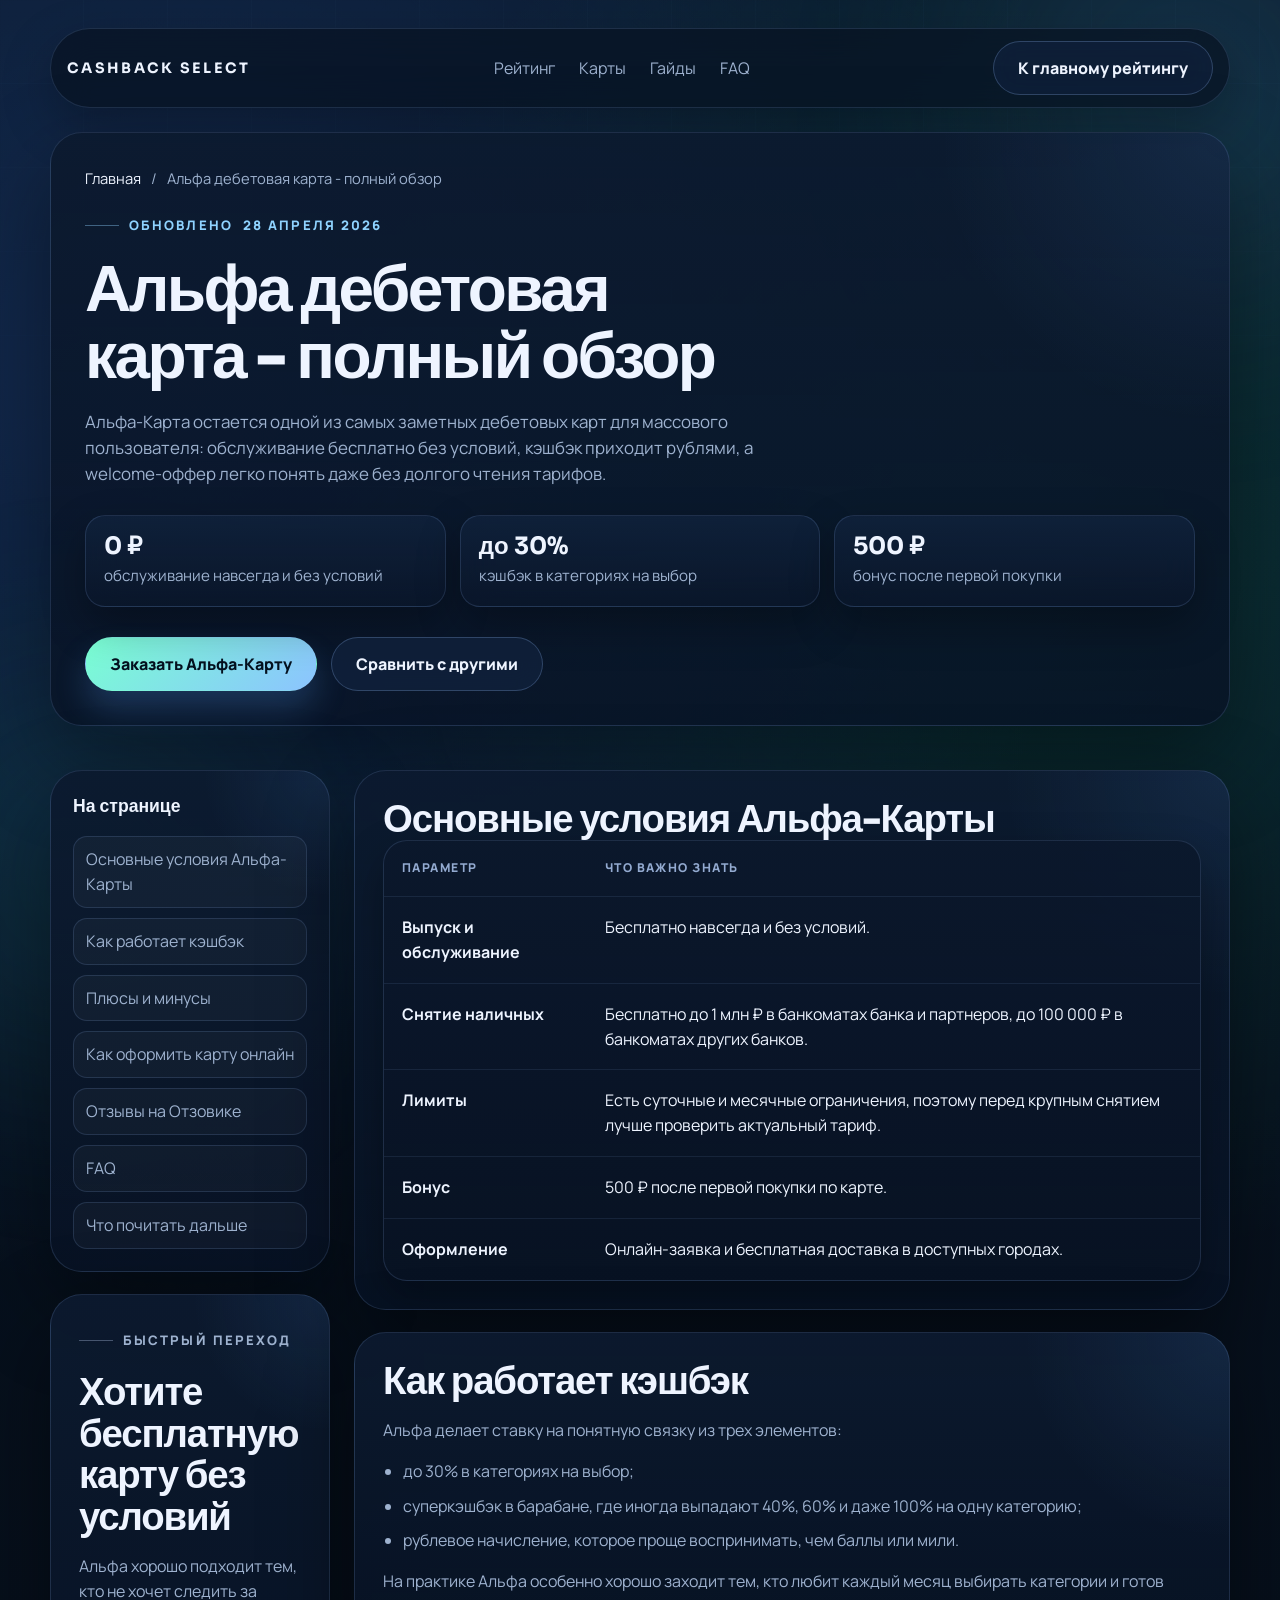
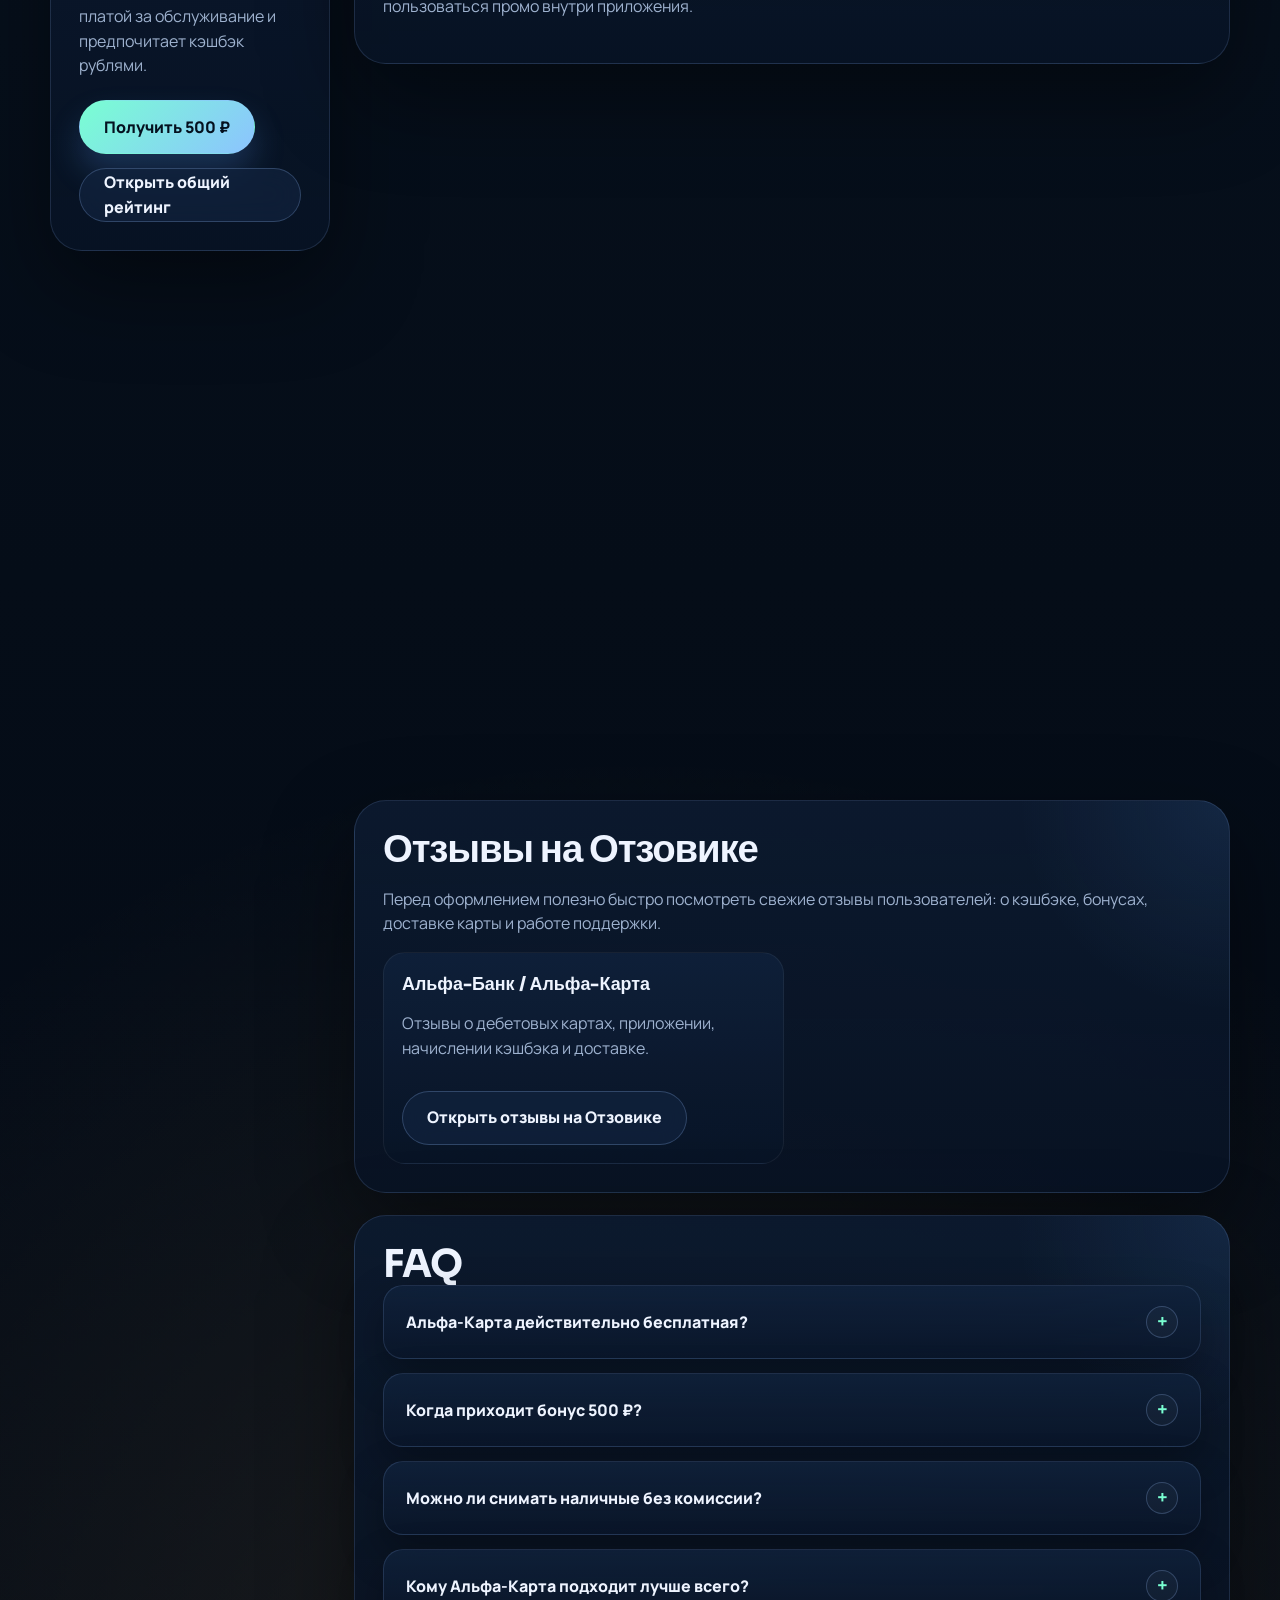
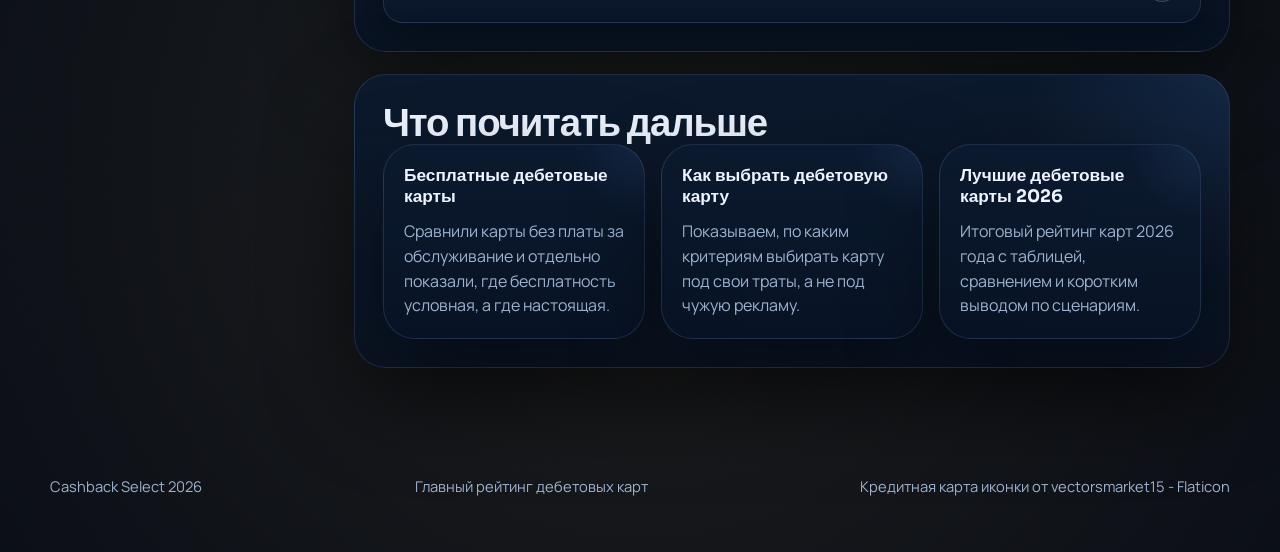
<file: alfa-debit-card-review/index.html>
<!DOCTYPE html>
<html lang="ru">
<head>
  <meta charset="UTF-8">
  <meta name="viewport" content="width=device-width, initial-scale=1.0">
  <title>Альфа дебетовая карта: условия, кэшбэк и полный обзор 2026</title>
  <meta name="description" content="Полный обзор дебетовой Альфа-Карты: обслуживание, кэшбэк, снятие наличных, плюсы и минусы, а также как оформить карту онлайн.">
  <meta name="robots" content="index,follow">
  <meta name="theme-color" content="#081321">
  <style>
    html, body {
      background: #040914;
    }
  </style>
  <link rel="canonical" href="https://topdebitcard.ru/alfa-debit-card-review/">
  <meta property="og:type" content="article">
  <meta property="og:title" content="Альфа дебетовая карта: условия, кэшбэк и полный обзор 2026">
  <meta property="og:description" content="Полный обзор дебетовой Альфа-Карты: обслуживание, кэшбэк, снятие наличных, плюсы и минусы, а также как оформить карту онлайн.">
  <meta property="og:url" content="https://topdebitcard.ru/alfa-debit-card-review/">
  <meta property="og:image" content="https://topdebitcard.ru/favicon.png">
  <link rel="icon" type="image/png" href="../favicon.png">
  <link rel="apple-touch-icon" href="../favicon.png">
  <link rel="preconnect" href="https://fonts.googleapis.com">
  <link rel="preconnect" href="https://fonts.gstatic.com" crossorigin>
  <link
    href="https://fonts.googleapis.com/css2?family=Manrope:wght@400;500;700;800&family=Sora:wght@500;600;700;800&display=swap"
    rel="stylesheet"
  >
  <link rel="stylesheet" href="../styles.css">
  <script defer src="../script.js"></script>
  <script type="application/ld+json">
{
  "@context": "https://schema.org",
  "@type": "WebPage",
  "name": "Альфа дебетовая карта - полный обзор",
  "description": "Полный обзор дебетовой Альфа-Карты: обслуживание, кэшбэк, снятие наличных, плюсы и минусы, а также как оформить карту онлайн.",
  "url": "https://topdebitcard.ru/alfa-debit-card-review/"
}
  </script>
  <script type="application/ld+json">
{
  "@context": "https://schema.org",
  "@type": "FAQPage",
  "mainEntity": [
    {
      "@type": "Question",
      "name": "Альфа-Карта действительно бесплатная?",
      "acceptedAnswer": {
        "@type": "Answer",
        "text": "Да, на официальной странице банк указывает бесплатное обслуживание навсегда и без условий."
      }
    },
    {
      "@type": "Question",
      "name": "Когда приходит бонус 500 ₽?",
      "acceptedAnswer": {
        "@type": "Answer",
        "text": "После оформления карты и выполнения условия с первой покупкой, обычно не в момент операции, а после ее обработки банком."
      }
    },
    {
      "@type": "Question",
      "name": "Можно ли снимать наличные без комиссии?",
      "acceptedAnswer": {
        "@type": "Answer",
        "text": "Да, у карты есть бесплатное снятие наличных, но лимиты зависят от банкомата и текущих условий тарифа."
      }
    },
    {
      "@type": "Question",
      "name": "Кому Альфа-Карта подходит лучше всего?",
      "acceptedAnswer": {
        "@type": "Answer",
        "text": "Тем, кто хочет бесплатную карту без условий, кэшбэк рублями и не хочет переплачивать только за сам факт обслуживания."
      }
    }
  ]
}
  </script>
  <!-- Yandex.Metrika counter -->
  <script type="text/javascript">
    (function(m,e,t,r,i,k,a){
      m[i]=m[i]||function(){(m[i].a=m[i].a||[]).push(arguments)};
      m[i].l=1*new Date();
      for (var j = 0; j < document.scripts.length; j++) {if (document.scripts[j].src === r) { return; }}
      k=e.createElement(t),a=e.getElementsByTagName(t)[0],k.async=1,k.src=r,a.parentNode.insertBefore(k,a);
    })(window, document,"script","https://mc.yandex.ru/metrika/tag.js?id=108760945", "ym");

    ym(108760945, "init", {ssr:true, webvisor:true, clickmap:true, ecommerce:"dataLayer", referrer: document.referrer, url: location.href, accurateTrackBounce:true, trackLinks:true});
  </script>
  <!-- /Yandex.Metrika counter -->
</head>
<body>
  <noscript><div><img src="https://mc.yandex.ru/watch/108760945" style="position:absolute; left:-9999px;" alt=""></div></noscript>
  <div class="site-shell">
    <header class="page-hero">
      <div class="container">
        <nav class="nav">
          <a class="brand" href="../index.html">Cashback Select</a>
          <div class="nav-links">
            <a href="../index.html#rating">Рейтинг</a>
            <a href="../index.html#cards">Карты</a>
            <a href="../index.html#guides">Гайды</a>
            <a href="../index.html#faq">FAQ</a>
          </div>
          <a class="button button--nav" href="../index.html#rating">К главному рейтингу</a>
        </nav>

        <div class="page-hero__panel" data-reveal>
          <div class="breadcrumbs">
            <a href="../index.html">Главная</a>
            <span>/</span>
            <span>Альфа дебетовая карта - полный обзор</span>
          </div>
          <p class="eyebrow">Обновлено <span data-verified-date>28 апреля 2026</span></p>
          <h1>Альфа дебетовая карта - полный обзор</h1>
          <p class="page-hero__lead">Альфа-Карта остается одной из самых заметных дебетовых карт для массового пользователя: обслуживание бесплатно без условий, кэшбэк приходит рублями, а welcome-оффер легко понять даже без долгого чтения тарифов.</p>
          <div class="page-facts">
            <div class="metric-card">
              <strong>0 ₽</strong>
              <span>обслуживание навсегда и без условий</span>
            </div>
            <div class="metric-card">
              <strong>до 30%</strong>
              <span>кэшбэк в категориях на выбор</span>
            </div>
            <div class="metric-card">
              <strong>500 ₽</strong>
              <span>бонус после первой покупки</span>
            </div>
          </div>
          <div class="hero-actions">
              <a class="button button--primary" data-bank="alfabank" href="https://alfa.me/Uv0Efl" target="_blank" rel="nofollow sponsored noopener">Заказать Альфа-Карту</a>
              <a class="button button--secondary" href="../index.html#cards">Сравнить с другими</a>
          </div>
        </div>
      </div>
    </header>

    <main>
      <section class="section section--article">
        <div class="container">
          <div class="article-layout">
            <div class="article-stack">
              <aside class="toc-card" data-reveal>
                <h2>На странице</h2>
                <div class="toc-list">
              <a href="#conditions">Основные условия Альфа-Карты</a>
              <a href="#cashback">Как работает кэшбэк</a>
              <a href="#pros-cons">Плюсы и минусы</a>
              <a href="#apply">Как оформить карту онлайн</a>
              <a href="#otzovik">Отзывы на Отзовике</a>
              <a href="#faq">FAQ</a>
              <a href="#related">Что почитать дальше</a>
                </div>
              </aside>

              <div class="page-cta-panel" data-reveal>
                <p class="section-kicker">Быстрый переход</p>
                <h2>Хотите бесплатную карту без условий</h2>
                <p>Альфа хорошо подходит тем, кто не хочет следить за платой за обслуживание и предпочитает кэшбэк рублями.</p>
                <div class="hero-actions">
                <a class="button button--primary" data-bank="alfabank" href="https://alfa.me/Uv0Efl" target="_blank" rel="nofollow sponsored noopener">Получить 500 ₽</a>
                <a class="button button--secondary" href="../best-debit-cards-2026/">Открыть общий рейтинг</a>
                </div>
              </div>
            </div>

            <div class="article-stack">
          <section class="article-section" id="conditions" data-reveal>
            <h2>Основные условия Альфа-Карты</h2>

            <div class="seo-table-wrap">
              <table class="seo-table">
                <thead>
                  <tr>
                    <th>Параметр</th>
                    <th>Что важно знать</th>
                  </tr>
                </thead>
                <tbody>
                  <tr>
                    <td data-label="Параметр"><strong>Выпуск и обслуживание</strong></td>
                    <td data-label="Что важно знать">Бесплатно навсегда и без условий.</td>
                  </tr>
                  <tr>
                    <td data-label="Параметр"><strong>Снятие наличных</strong></td>
                    <td data-label="Что важно знать">Бесплатно до 1 млн ₽ в банкоматах банка и партнеров, до 100 000 ₽ в банкоматах других банков.</td>
                  </tr>
                  <tr>
                    <td data-label="Параметр"><strong>Лимиты</strong></td>
                    <td data-label="Что важно знать">Есть суточные и месячные ограничения, поэтому перед крупным снятием лучше проверить актуальный тариф.</td>
                  </tr>
                  <tr>
                    <td data-label="Параметр"><strong>Бонус</strong></td>
                    <td data-label="Что важно знать">500 ₽ после первой покупки по карте.</td>
                  </tr>
                  <tr>
                    <td data-label="Параметр"><strong>Оформление</strong></td>
                    <td data-label="Что важно знать">Онлайн-заявка и бесплатная доставка в доступных городах.</td>
                  </tr>
                </tbody>
              </table>
            </div>
          </section>

          <section class="article-section" id="cashback" data-reveal>
            <h2>Как работает кэшбэк</h2>

            <p>Альфа делает ставку на понятную связку из трех элементов:</p>
            <ul class="article-list">
              <li>до 30% в категориях на выбор;</li>
              <li>суперкэшбэк в барабане, где иногда выпадают 40%, 60% и даже 100% на одну категорию;</li>
              <li>рублевое начисление, которое проще воспринимать, чем баллы или мили.</li>
            </ul>
            <p>На практике Альфа особенно хорошо заходит тем, кто любит каждый месяц выбирать категории и готов пользоваться промо внутри приложения.</p>
          </section>

          <section class="article-section" id="pros-cons" data-reveal>
            <h2>Плюсы и минусы</h2>

            <div class="pros-cons">
              <div class="pros-cons__col">
                <h3>Плюсы</h3>
                <ul class="article-list">
                  <li>обслуживание бесплатно без условий;</li>
                  <li>удобный денежный welcome-бонус;</li>
                  <li>бесплатное снятие наличных и платежи без комиссии;</li>
                  <li>сильная программа лояльности для массовой карты.</li>
                </ul>
              </div>
              <div class="pros-cons__col">
                <h3>Минусы</h3>
                <ul class="article-list">
                  <li>максимум по кэшбэку обычно завязан на категории и промо;</li>
                  <li>барабан суперкэшбэка дает элемент случайности;</li>
                  <li>если не пользоваться категориями месяца, карта раскрывается слабее.</li>
                </ul>
              </div>
            </div>
          </section>

          <section class="article-section" id="apply" data-reveal>
            <h2>Как оформить карту онлайн</h2>

            <ol class="article-ordered">
              <li>Откройте страницу оформления по ссылке и заполните анкету.</li>
              <li>Подтвердите номер телефона и данные для выпуска карты.</li>
              <li>Выберите формат получения: доставка или отделение, если доступно в вашем городе.</li>
              <li>После получения сделайте первую покупку, чтобы забрать бонус 500 ₽.</li>
            </ol>
            <p>Если для вас важен нулевой ежемесячный платеж за карту, Альфа остается одним из самых простых вариантов на рынке.</p>
          </section>

              <section class="article-section" id="otzovik" data-reveal>
                <h2>Отзывы на Отзовике</h2>
                <p>Перед оформлением полезно быстро посмотреть свежие отзывы пользователей: о кэшбэке, бонусах, доставке карты и работе поддержки.</p>
                <div class="page-card-grid">
            <article class="page-card">
              <h3>Альфа-Банк / Альфа-Карта</h3>
              <p>Отзывы о дебетовых картах, приложении, начислении кэшбэка и доставке.</p>
              <div class="hero-actions">
                <a class="button button--quiet" href="https://otzovik.com/reviews/bank_alfa_bank/" target="_blank" rel="nofollow noopener">Открыть отзывы на Отзовике</a>
              </div>
            </article>
                </div>
              </section>

              <section class="article-section" id="faq" data-reveal>
                <h2>FAQ</h2>
                <div class="faq-list">
            <details class="faq-item">
              <summary>Альфа-Карта действительно бесплатная?</summary>
              <p>Да, на официальной странице банк указывает бесплатное обслуживание навсегда и без условий.</p>
            </details>
            <details class="faq-item">
              <summary>Когда приходит бонус 500 ₽?</summary>
              <p>После оформления карты и выполнения условия с первой покупкой, обычно не в момент операции, а после ее обработки банком.</p>
            </details>
            <details class="faq-item">
              <summary>Можно ли снимать наличные без комиссии?</summary>
              <p>Да, у карты есть бесплатное снятие наличных, но лимиты зависят от банкомата и текущих условий тарифа.</p>
            </details>
            <details class="faq-item">
              <summary>Кому Альфа-Карта подходит лучше всего?</summary>
              <p>Тем, кто хочет бесплатную карту без условий, кэшбэк рублями и не хочет переплачивать только за сам факт обслуживания.</p>
            </details>
                </div>
              </section>

              <section class="article-section" id="related" data-reveal>
                <h2>Что почитать дальше</h2>
                <div class="related-grid">
            <article class="related-card">
              <h3><a href="../debit-cards-no-maintenance/">Бесплатные дебетовые карты</a></h3>
              <p>Сравнили карты без платы за обслуживание и отдельно показали, где бесплатность условная, а где настоящая.</p>
            </article>
            <article class="related-card">
              <h3><a href="../which-debit-card-to-choose/">Как выбрать дебетовую карту</a></h3>
              <p>Показываем, по каким критериям выбирать карту под свои траты, а не под чужую рекламу.</p>
            </article>
            <article class="related-card">
              <h3><a href="../best-debit-cards-2026/">Лучшие дебетовые карты 2026</a></h3>
              <p>Итоговый рейтинг карт 2026 года с таблицей, сравнением и коротким выводом по сценариям.</p>
            </article>
                </div>
              </section>
            </div>
          </div>
        </div>
      </section>
    </main>

    <footer class="footer">
      <div class="container footer-inner">
        <p>Cashback Select 2026</p>
        <p><a href="../index.html">Главный рейтинг дебетовых карт</a></p>
        <p><a href="https://www.flaticon.com/ru/free-icons/-" target="_blank" rel="noopener">Кредитная карта иконки от vectorsmarket15 - Flaticon</a></p>
      </div>
    </footer>
  </div>
</body>
</html>
</file>
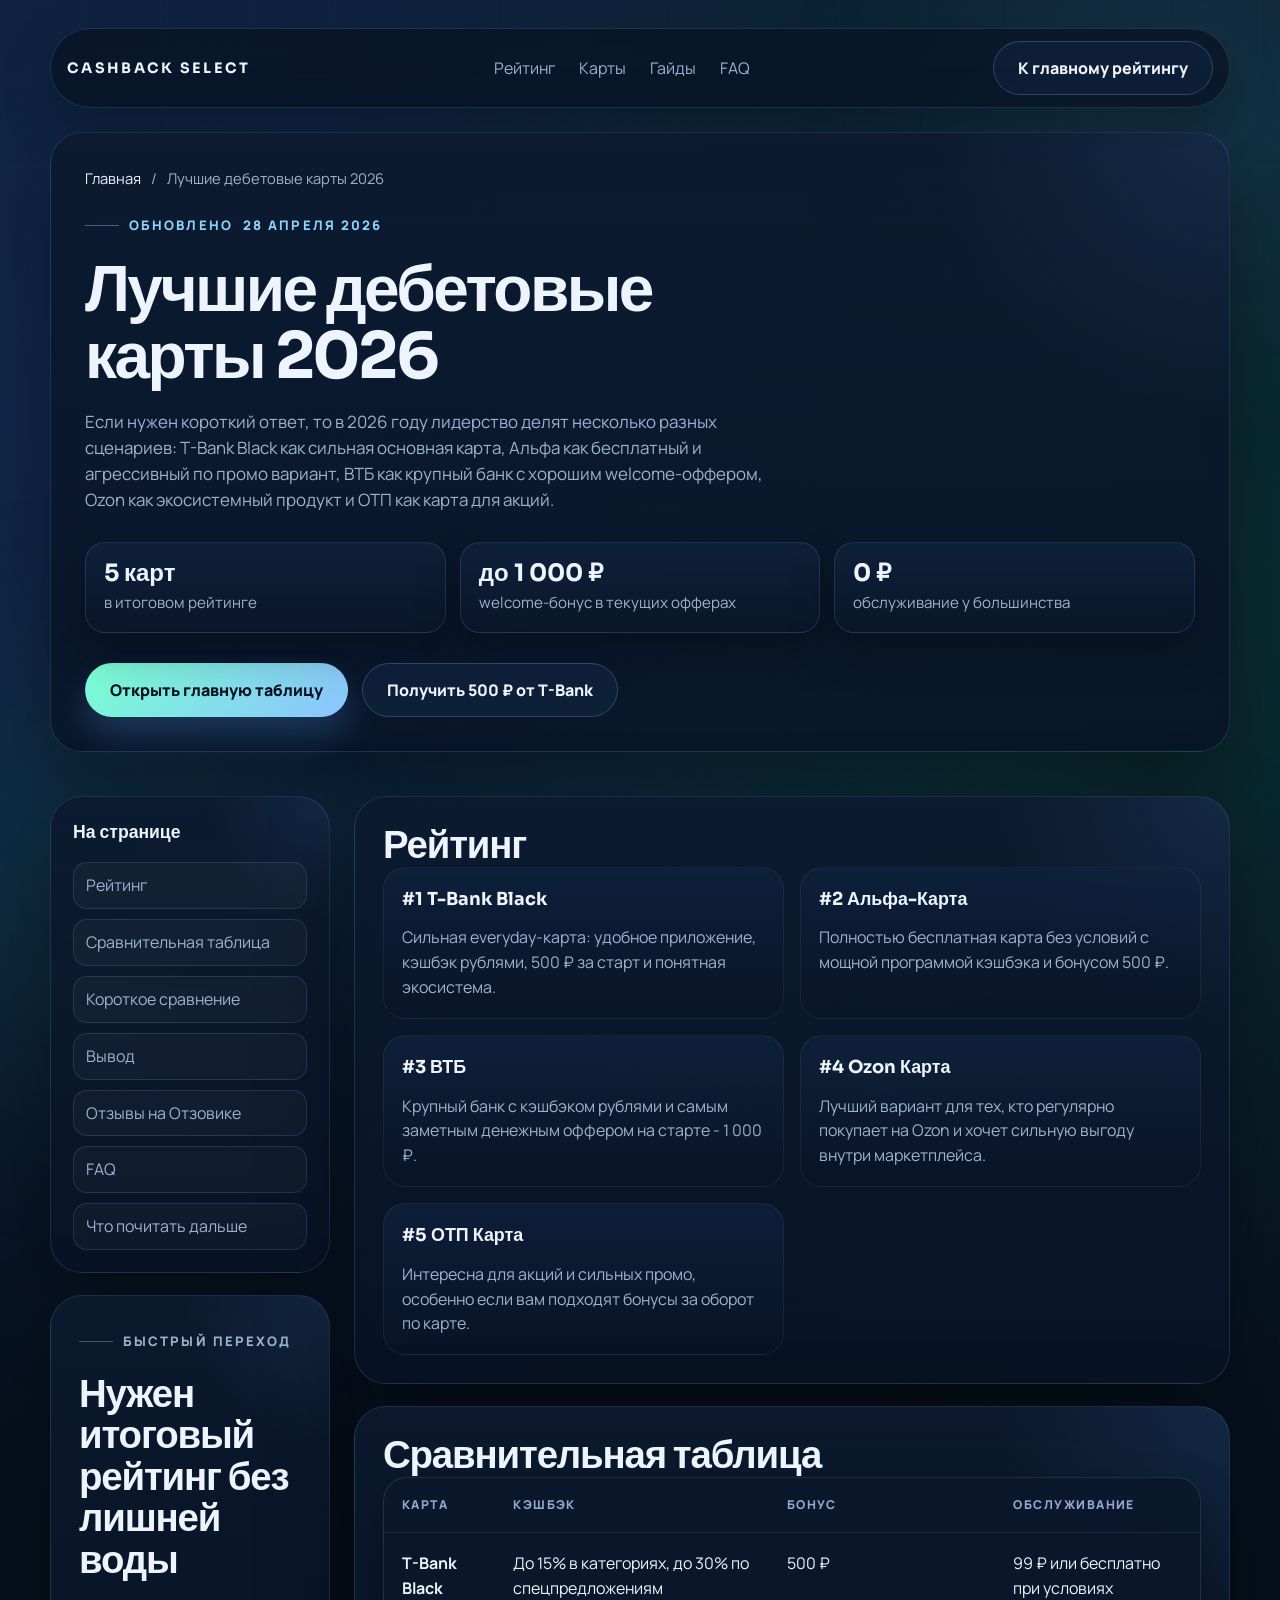
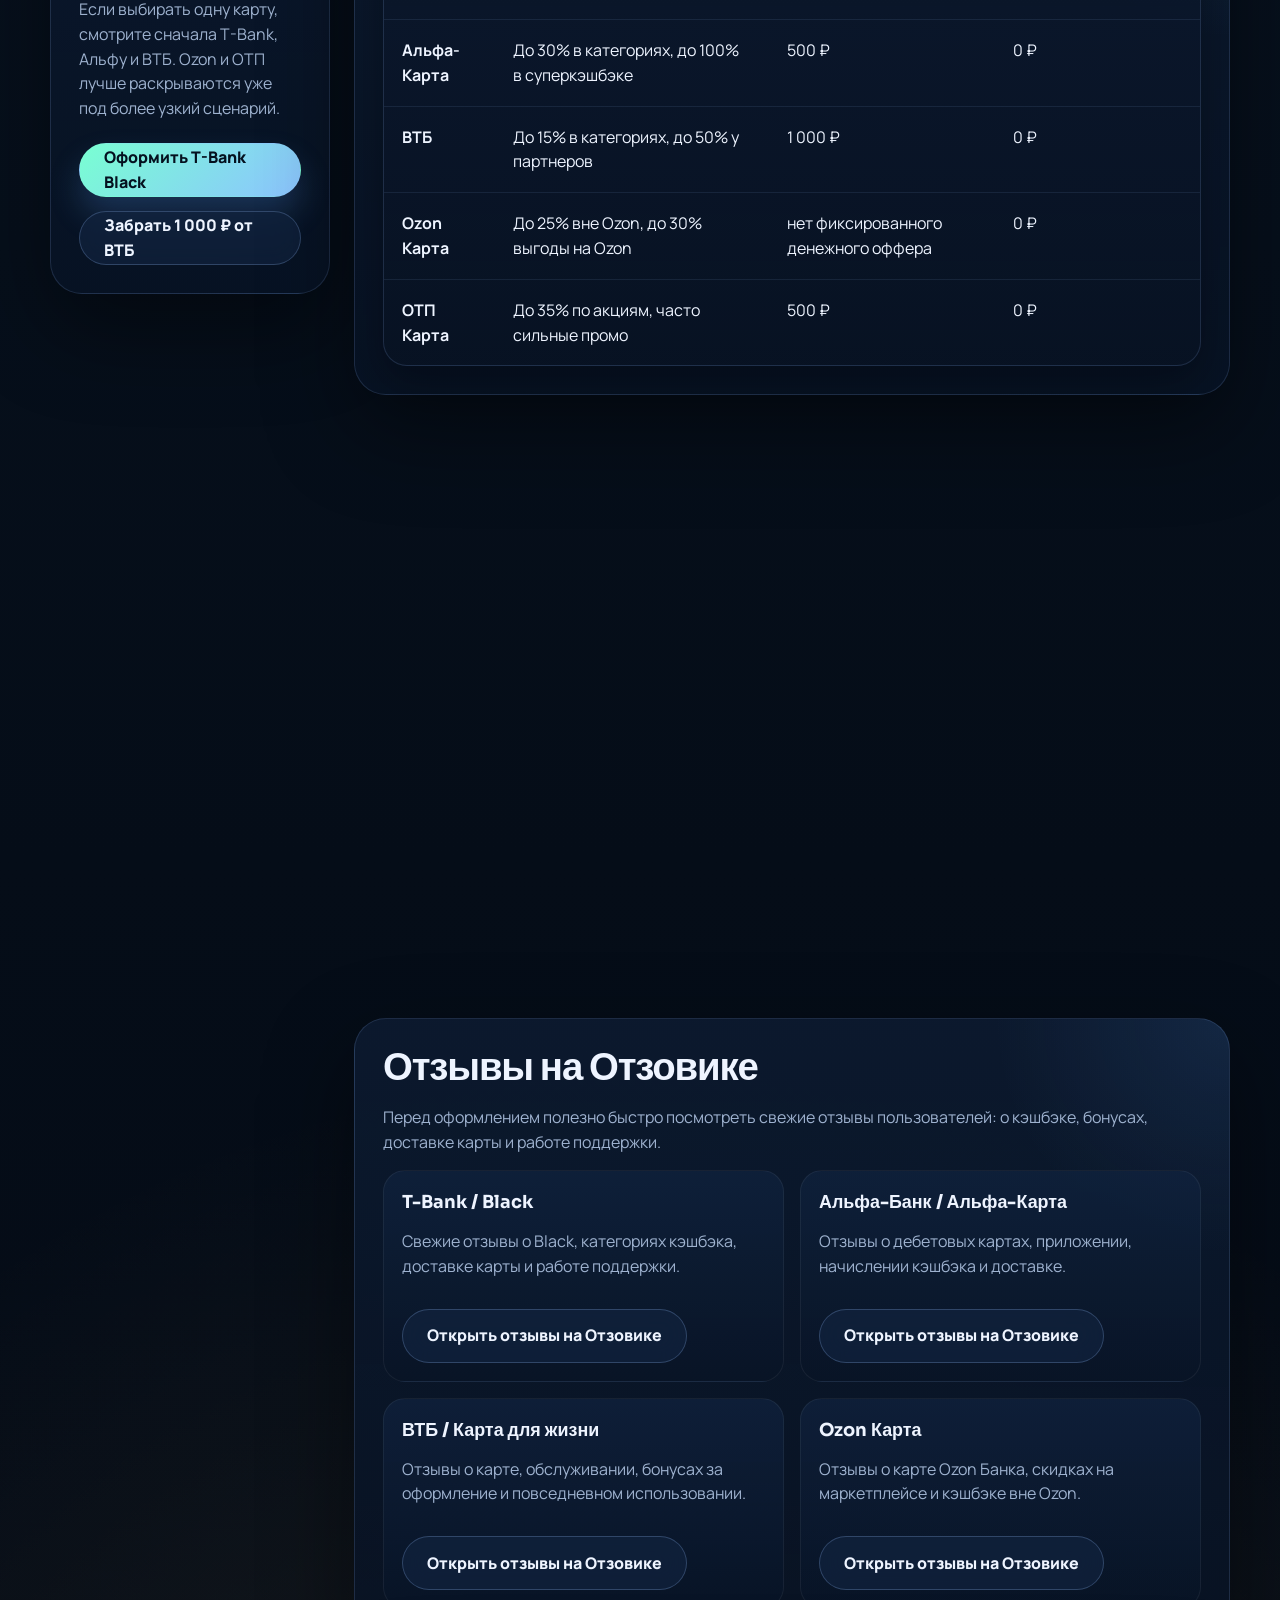
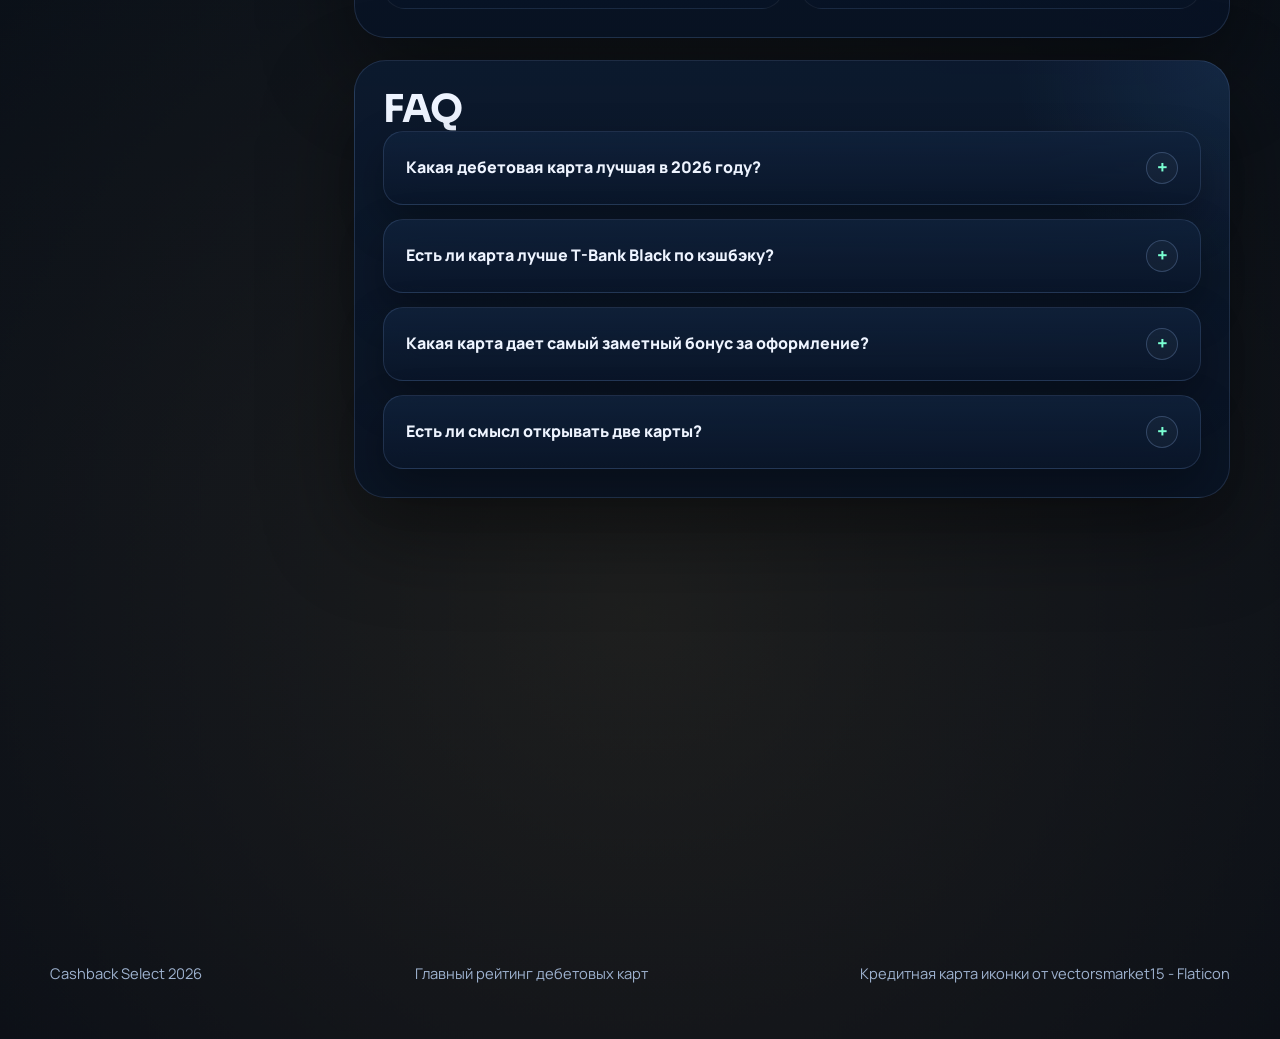
<file: best-debit-cards-2026/index.html>
<!DOCTYPE html>
<html lang="ru">
<head>
  <meta charset="UTF-8">
  <meta name="viewport" content="width=device-width, initial-scale=1.0">
  <title>Лучшие дебетовые карты 2026 года с кэшбэком</title>
  <meta name="description" content="Рейтинг лучших дебетовых карт 2026 года: сравнение кэшбэка, бонусов за оформление, обслуживания и удобства на каждый день.">
  <meta name="robots" content="index,follow">
  <meta name="theme-color" content="#081321">
  <style>
    html, body {
      background: #040914;
    }
  </style>
  <link rel="canonical" href="https://topdebitcard.ru/best-debit-cards-2026/">
  <meta property="og:type" content="article">
  <meta property="og:title" content="Лучшие дебетовые карты 2026 года с кэшбэком">
  <meta property="og:description" content="Рейтинг лучших дебетовых карт 2026 года: сравнение кэшбэка, бонусов за оформление, обслуживания и удобства на каждый день.">
  <meta property="og:url" content="https://topdebitcard.ru/best-debit-cards-2026/">
  <meta property="og:image" content="https://topdebitcard.ru/favicon.png">
  <link rel="icon" type="image/png" href="../favicon.png">
  <link rel="apple-touch-icon" href="../favicon.png">
  <link rel="preconnect" href="https://fonts.googleapis.com">
  <link rel="preconnect" href="https://fonts.gstatic.com" crossorigin>
  <link
    href="https://fonts.googleapis.com/css2?family=Manrope:wght@400;500;700;800&family=Sora:wght@500;600;700;800&display=swap"
    rel="stylesheet"
  >
  <link rel="stylesheet" href="../styles.css">
  <script defer src="../script.js"></script>
  <script type="application/ld+json">
{
  "@context": "https://schema.org",
  "@type": "WebPage",
  "name": "Лучшие дебетовые карты 2026",
  "description": "Рейтинг лучших дебетовых карт 2026 года: сравнение кэшбэка, бонусов за оформление, обслуживания и удобства на каждый день.",
  "url": "https://topdebitcard.ru/best-debit-cards-2026/"
}
  </script>
  <script type="application/ld+json">
{
  "@context": "https://schema.org",
  "@type": "FAQPage",
  "mainEntity": [
    {
      "@type": "Question",
      "name": "Какая дебетовая карта лучшая в 2026 году?",
      "acceptedAnswer": {
        "@type": "Answer",
        "text": "Если нужен один универсальный вариант, чаще всего лидирует T-Bank Black. Но под задачу полной бесплатности сильнее выглядят Альфа и ВТБ."
      }
    },
    {
      "@type": "Question",
      "name": "Есть ли карта лучше T-Bank Black по кэшбэку?",
      "acceptedAnswer": {
        "@type": "Answer",
        "text": "По максимальным промо-цифрам конкуренты могут быть агрессивнее, но по общему everyday-сценарию Black остается одним из самых сильных продуктов."
      }
    },
    {
      "@type": "Question",
      "name": "Какая карта дает самый заметный бонус за оформление?",
      "acceptedAnswer": {
        "@type": "Answer",
        "text": "В текущей подборке самый сильный денежный welcome-оффер у ВТБ - 1 000 ₽ при выполнении условия по тратам."
      }
    },
    {
      "@type": "Question",
      "name": "Есть ли смысл открывать две карты?",
      "acceptedAnswer": {
        "@type": "Answer",
        "text": "Да, это нормальная стратегия: одну карту оставить основной, а вторую держать под маркетплейс, бонус или отдельные категории."
      }
    }
  ]
}
  </script>
  <!-- Yandex.Metrika counter -->
  <script type="text/javascript">
    (function(m,e,t,r,i,k,a){
      m[i]=m[i]||function(){(m[i].a=m[i].a||[]).push(arguments)};
      m[i].l=1*new Date();
      for (var j = 0; j < document.scripts.length; j++) {if (document.scripts[j].src === r) { return; }}
      k=e.createElement(t),a=e.getElementsByTagName(t)[0],k.async=1,k.src=r,a.parentNode.insertBefore(k,a);
    })(window, document,"script","https://mc.yandex.ru/metrika/tag.js?id=108760945", "ym");

    ym(108760945, "init", {ssr:true, webvisor:true, clickmap:true, ecommerce:"dataLayer", referrer: document.referrer, url: location.href, accurateTrackBounce:true, trackLinks:true});
  </script>
  <!-- /Yandex.Metrika counter -->
</head>
<body>
  <noscript><div><img src="https://mc.yandex.ru/watch/108760945" style="position:absolute; left:-9999px;" alt=""></div></noscript>
  <div class="site-shell">
    <header class="page-hero">
      <div class="container">
        <nav class="nav">
          <a class="brand" href="../index.html">Cashback Select</a>
          <div class="nav-links">
            <a href="../index.html#rating">Рейтинг</a>
            <a href="../index.html#cards">Карты</a>
            <a href="../index.html#guides">Гайды</a>
            <a href="../index.html#faq">FAQ</a>
          </div>
          <a class="button button--nav" href="../index.html#rating">К главному рейтингу</a>
        </nav>

        <div class="page-hero__panel" data-reveal>
          <div class="breadcrumbs">
            <a href="../index.html">Главная</a>
            <span>/</span>
            <span>Лучшие дебетовые карты 2026</span>
          </div>
          <p class="eyebrow">Обновлено <span data-verified-date>28 апреля 2026</span></p>
          <h1>Лучшие дебетовые карты 2026</h1>
          <p class="page-hero__lead">Если нужен короткий ответ, то в 2026 году лидерство делят несколько разных сценариев: T-Bank Black как сильная основная карта, Альфа как бесплатный и агрессивный по промо вариант, ВТБ как крупный банк с хорошим welcome-оффером, Ozon как экосистемный продукт и ОТП как карта для акций.</p>
          <div class="page-facts">
            <div class="metric-card">
              <strong>5 карт</strong>
              <span>в итоговом рейтинге</span>
            </div>
            <div class="metric-card">
              <strong>до 1 000 ₽</strong>
              <span>welcome-бонус в текущих офферах</span>
            </div>
            <div class="metric-card">
              <strong>0 ₽</strong>
              <span>обслуживание у большинства</span>
            </div>
          </div>
          <div class="hero-actions">
              <a class="button button--primary" href="../index.html#rating">Открыть главную таблицу</a>
              <a class="button button--secondary" data-bank="tbank" href="https://tbank.ru/baf/5VUQwL4JWnQ" target="_blank" rel="nofollow sponsored noopener">Получить 500 ₽ от T-Bank</a>
          </div>
        </div>
      </div>
    </header>

    <main>
      <section class="section section--article">
        <div class="container">
          <div class="article-layout">
            <div class="article-stack">
              <aside class="toc-card" data-reveal>
                <h2>На странице</h2>
                <div class="toc-list">
              <a href="#ranking">Рейтинг</a>
              <a href="#table">Сравнительная таблица</a>
              <a href="#comparison">Короткое сравнение</a>
              <a href="#summary">Вывод</a>
              <a href="#otzovik">Отзывы на Отзовике</a>
              <a href="#faq">FAQ</a>
              <a href="#related">Что почитать дальше</a>
                </div>
              </aside>

              <div class="page-cta-panel" data-reveal>
                <p class="section-kicker">Быстрый переход</p>
                <h2>Нужен итоговый рейтинг без лишней воды</h2>
                <p>Если выбирать одну карту, смотрите сначала T-Bank, Альфу и ВТБ. Ozon и ОТП лучше раскрываются уже под более узкий сценарий.</p>
                <div class="hero-actions">
                <a class="button button--primary" data-bank="tbank" href="https://tbank.ru/baf/5VUQwL4JWnQ" target="_blank" rel="nofollow sponsored noopener">Оформить T-Bank Black</a>
                <a class="button button--secondary" data-bank="vtb" href="https://vtb.ru/l/k63b6tp8" target="_blank" rel="nofollow sponsored noopener">Забрать 1 000 ₽ от ВТБ</a>
                </div>
              </div>
            </div>

            <div class="article-stack">
          <section class="article-section" id="ranking" data-reveal>
            <h2>Рейтинг</h2>

            <div class="page-card-grid">
              <article class="page-card">
                <h3>#1 T-Bank Black</h3>
                <p>Сильная everyday-карта: удобное приложение, кэшбэк рублями, 500 ₽ за старт и понятная экосистема.</p>
              </article>
              <article class="page-card">
                <h3>#2 Альфа-Карта</h3>
                <p>Полностью бесплатная карта без условий с мощной программой кэшбэка и бонусом 500 ₽.</p>
              </article>
              <article class="page-card">
                <h3>#3 ВТБ</h3>
                <p>Крупный банк с кэшбэком рублями и самым заметным денежным оффером на старте - 1 000 ₽.</p>
              </article>
              <article class="page-card">
                <h3>#4 Ozon Карта</h3>
                <p>Лучший вариант для тех, кто регулярно покупает на Ozon и хочет сильную выгоду внутри маркетплейса.</p>
              </article>
              <article class="page-card">
                <h3>#5 ОТП Карта</h3>
                <p>Интересна для акций и сильных промо, особенно если вам подходят бонусы за оборот по карте.</p>
              </article>
            </div>
          </section>

          <section class="article-section" id="table" data-reveal>
            <h2>Сравнительная таблица</h2>

            <div class="seo-table-wrap">
              <table class="seo-table">
                <thead>
                  <tr>
                    <th>Карта</th>
                    <th>Кэшбэк</th>
                    <th>Бонус</th>
                    <th>Обслуживание</th>
                  </tr>
                </thead>
                <tbody>
                  <tr>
                    <td data-label="Карта"><strong>T-Bank Black</strong></td>
                    <td data-label="Кэшбэк">До 15% в категориях, до 30% по спецпредложениям</td>
                    <td data-label="Бонус">500 ₽</td>
                    <td data-label="Обслуживание">99 ₽ или бесплатно при условиях</td>
                  </tr>
                  <tr>
                    <td data-label="Карта"><strong>Альфа-Карта</strong></td>
                    <td data-label="Кэшбэк">До 30% в категориях, до 100% в суперкэшбэке</td>
                    <td data-label="Бонус">500 ₽</td>
                    <td data-label="Обслуживание">0 ₽</td>
                  </tr>
                  <tr>
                    <td data-label="Карта"><strong>ВТБ</strong></td>
                    <td data-label="Кэшбэк">До 15% в категориях, до 50% у партнеров</td>
                    <td data-label="Бонус">1 000 ₽</td>
                    <td data-label="Обслуживание">0 ₽</td>
                  </tr>
                  <tr>
                    <td data-label="Карта"><strong>Ozon Карта</strong></td>
                    <td data-label="Кэшбэк">До 25% вне Ozon, до 30% выгоды на Ozon</td>
                    <td data-label="Бонус">нет фиксированного денежного оффера</td>
                    <td data-label="Обслуживание">0 ₽</td>
                  </tr>
                  <tr>
                    <td data-label="Карта"><strong>ОТП Карта</strong></td>
                    <td data-label="Кэшбэк">До 35% по акциям, часто сильные промо</td>
                    <td data-label="Бонус">500 ₽</td>
                    <td data-label="Обслуживание">0 ₽</td>
                  </tr>
                </tbody>
              </table>
            </div>
          </section>

          <section class="article-section" id="comparison" data-reveal>
            <h2>Короткое сравнение</h2>

            <ul class="article-list">
              <li><strong>T-Bank</strong> - лучший баланс удобства, кэшбэка и everyday-сервиса.</li>
              <li><strong>Альфа</strong> - сильнее, если вы хотите полную бесплатность и яркие кэшбэк-акции.</li>
              <li><strong>ВТБ</strong> - хороший компромисс между надежностью крупного банка и коммерческим оффером.</li>
              <li><strong>Ozon</strong> - заметно усиливается, если вы и так регулярно покупаете на маркетплейсе.</li>
              <li><strong>ОТП</strong> - часто идет вторым продуктом ради акций, а не единственной основной картой.</li>
            </ul>
          </section>

          <section class="article-section" id="summary" data-reveal>
            <h2>Вывод</h2>

            <p>Если нужна одна карта на все случаи, чаще всего выигрывает T-Bank Black. Если принципиальна полная бесплатность, удобнее смотреть на Альфу и ВТБ. Если тратите много в Ozon, экосистемная карта может дать больше выгоды, чем универсальные продукты.</p>
            <div class="content-note">
              <strong>Простой старт:</strong> T-Bank - для ежедневного использования, Альфа - для бесплатного обслуживания, ВТБ - для бонуса 1 000 ₽.
            </div>
          </section>

              <section class="article-section" id="otzovik" data-reveal>
                <h2>Отзывы на Отзовике</h2>
                <p>Перед оформлением полезно быстро посмотреть свежие отзывы пользователей: о кэшбэке, бонусах, доставке карты и работе поддержки.</p>
                <div class="page-card-grid">
            <article class="page-card">
              <h3>T-Bank / Black</h3>
              <p>Свежие отзывы о Black, категориях кэшбэка, доставке карты и работе поддержки.</p>
              <div class="hero-actions">
                <a class="button button--quiet" href="https://otzovik.com/reviews/t-bank/" target="_blank" rel="nofollow noopener">Открыть отзывы на Отзовике</a>
              </div>
            </article>
            <article class="page-card">
              <h3>Альфа-Банк / Альфа-Карта</h3>
              <p>Отзывы о дебетовых картах, приложении, начислении кэшбэка и доставке.</p>
              <div class="hero-actions">
                <a class="button button--quiet" href="https://otzovik.com/reviews/bank_alfa_bank/" target="_blank" rel="nofollow noopener">Открыть отзывы на Отзовике</a>
              </div>
            </article>
            <article class="page-card">
              <h3>ВТБ / Карта для жизни</h3>
              <p>Отзывы о карте, обслуживании, бонусах за оформление и повседневном использовании.</p>
              <div class="hero-actions">
                <a class="button button--quiet" href="https://otzovik.com/reviews/bank_vtb_24/" target="_blank" rel="nofollow noopener">Открыть отзывы на Отзовике</a>
              </div>
            </article>
            <article class="page-card">
              <h3>Ozon Карта</h3>
              <p>Отзывы о карте Ozon Банка, скидках на маркетплейсе и кэшбэке вне Ozon.</p>
              <div class="hero-actions">
                <a class="button button--quiet" href="https://otzovik.com/reviews/plastikovaya_karta_ozon_bank/" target="_blank" rel="nofollow noopener">Открыть отзывы на Отзовике</a>
              </div>
            </article>
                </div>
              </section>

              <section class="article-section" id="faq" data-reveal>
                <h2>FAQ</h2>
                <div class="faq-list">
            <details class="faq-item">
              <summary>Какая дебетовая карта лучшая в 2026 году?</summary>
              <p>Если нужен один универсальный вариант, чаще всего лидирует T-Bank Black. Но под задачу полной бесплатности сильнее выглядят Альфа и ВТБ.</p>
            </details>
            <details class="faq-item">
              <summary>Есть ли карта лучше T-Bank Black по кэшбэку?</summary>
              <p>По максимальным промо-цифрам конкуренты могут быть агрессивнее, но по общему everyday-сценарию Black остается одним из самых сильных продуктов.</p>
            </details>
            <details class="faq-item">
              <summary>Какая карта дает самый заметный бонус за оформление?</summary>
              <p>В текущей подборке самый сильный денежный welcome-оффер у ВТБ - 1 000 ₽ при выполнении условия по тратам.</p>
            </details>
            <details class="faq-item">
              <summary>Есть ли смысл открывать две карты?</summary>
              <p>Да, это нормальная стратегия: одну карту оставить основной, а вторую держать под маркетплейс, бонус или отдельные категории.</p>
            </details>
                </div>
              </section>

              <section class="article-section" id="related" data-reveal>
                <h2>Что почитать дальше</h2>
                <div class="related-grid">
            <article class="related-card">
              <h3><a href="../which-debit-card-to-choose/">Как выбрать дебетовую карту</a></h3>
              <p>Показываем, по каким критериям выбирать карту под свои траты, а не под чужую рекламу.</p>
            </article>
            <article class="related-card">
              <h3><a href="../my-debit-card-experience/">Мой опыт использования дебетовых карт - как получать максимум кэшбэка</a></h3>
              <p>Живой опыт по Альфе, Ozon, T-Bank и ВТБ с реальным примером почти 50% возврата на акциях.</p>
            </article>
            <article class="related-card">
              <h3><a href="../debit-card-bonus-1000/">Карты с бонусом 1000 ₽</a></h3>
              <p>Собрали карты с денежным бонусом за оформление и честно сравнили условия получения.</p>
            </article>
                </div>
              </section>
            </div>
          </div>
        </div>
      </section>
    </main>

    <footer class="footer">
      <div class="container footer-inner">
        <p>Cashback Select 2026</p>
        <p><a href="../index.html">Главный рейтинг дебетовых карт</a></p>
        <p><a href="https://www.flaticon.com/ru/free-icons/-" target="_blank" rel="noopener">Кредитная карта иконки от vectorsmarket15 - Flaticon</a></p>
      </div>
    </footer>
  </div>
</body>
</html>
</file>
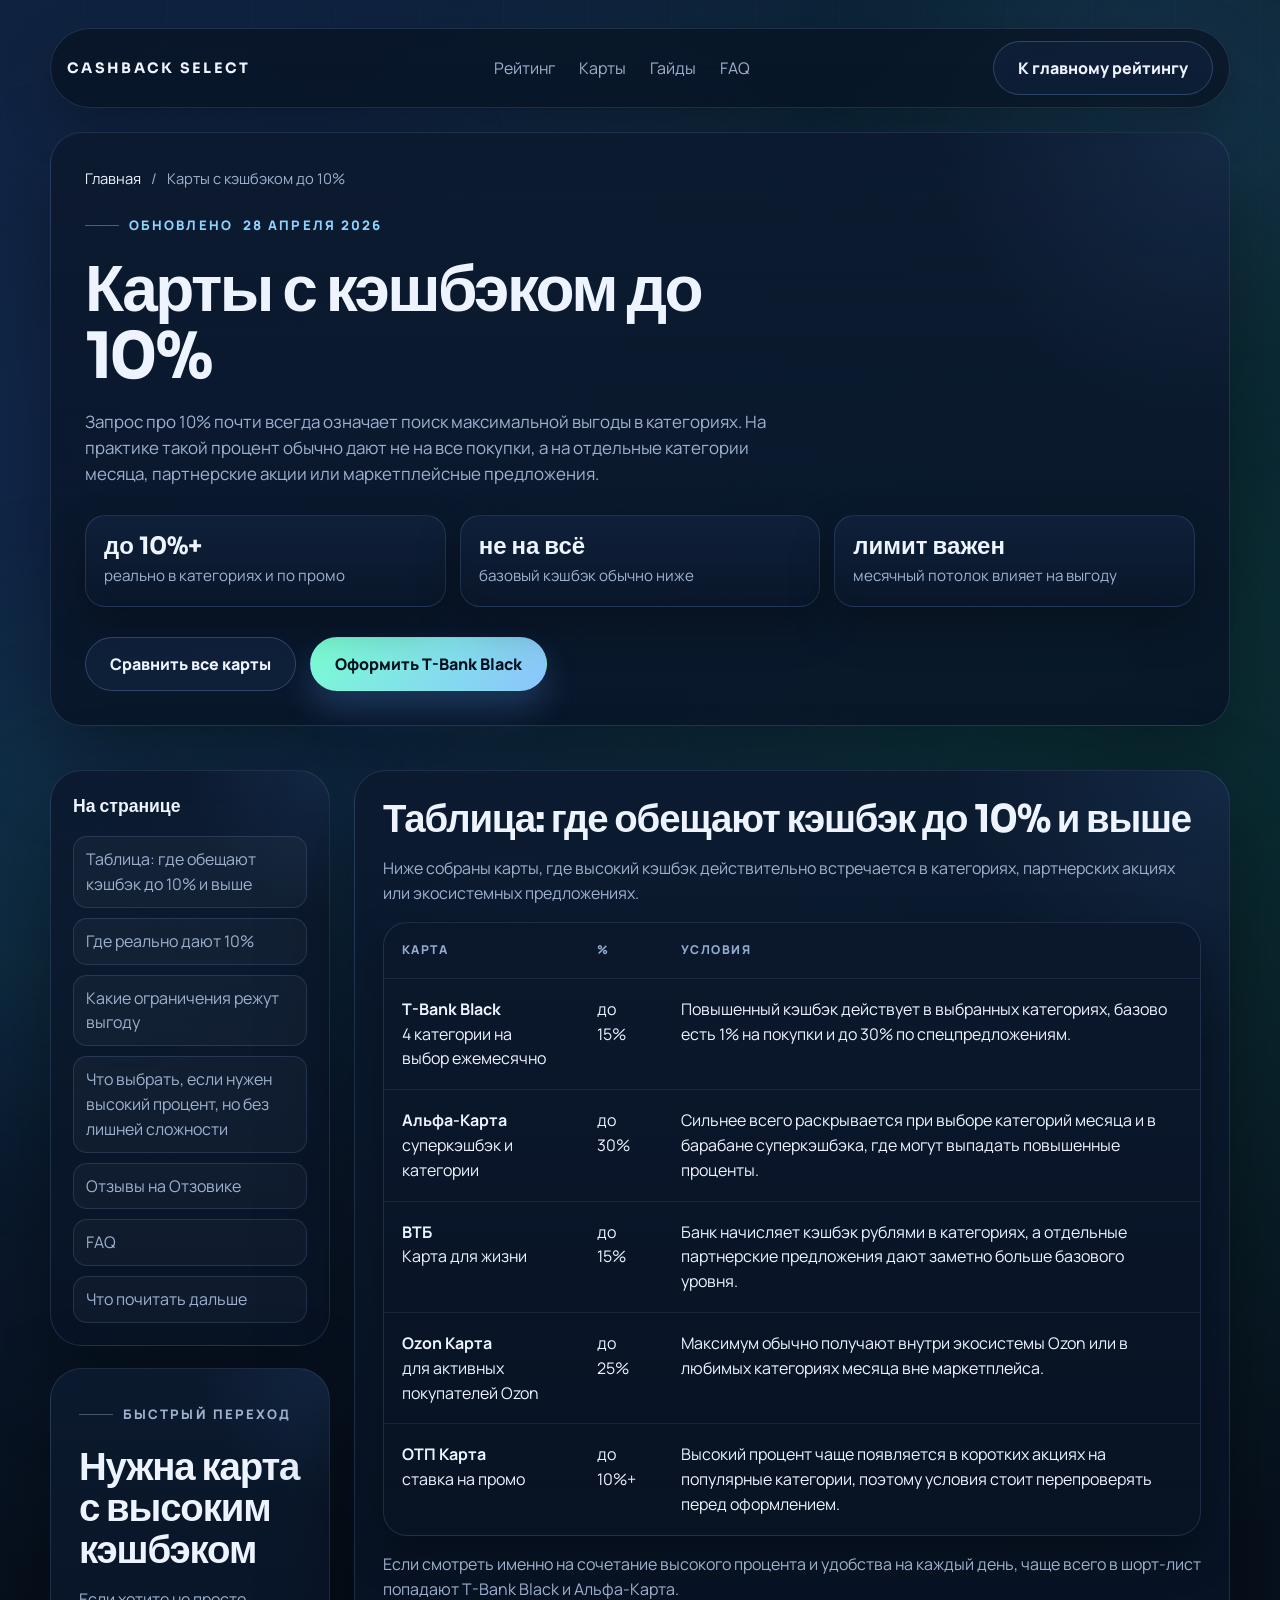
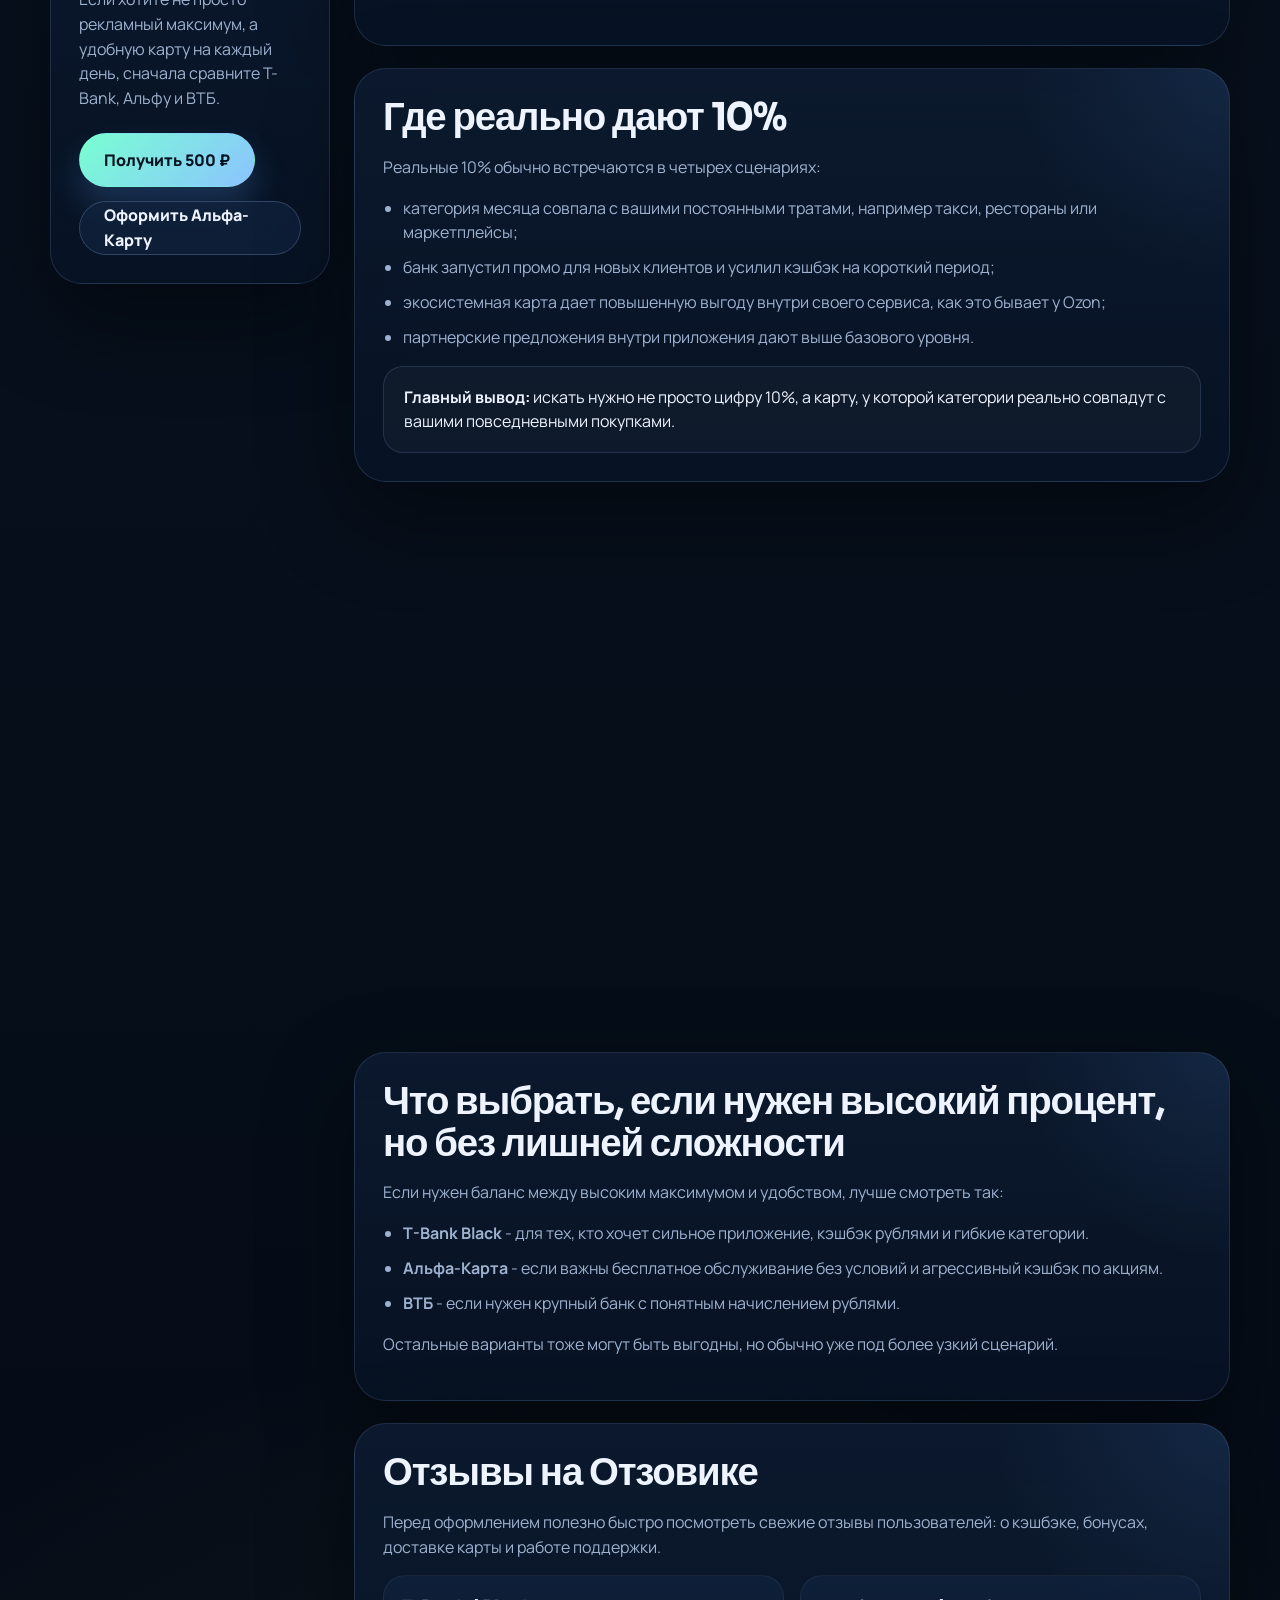
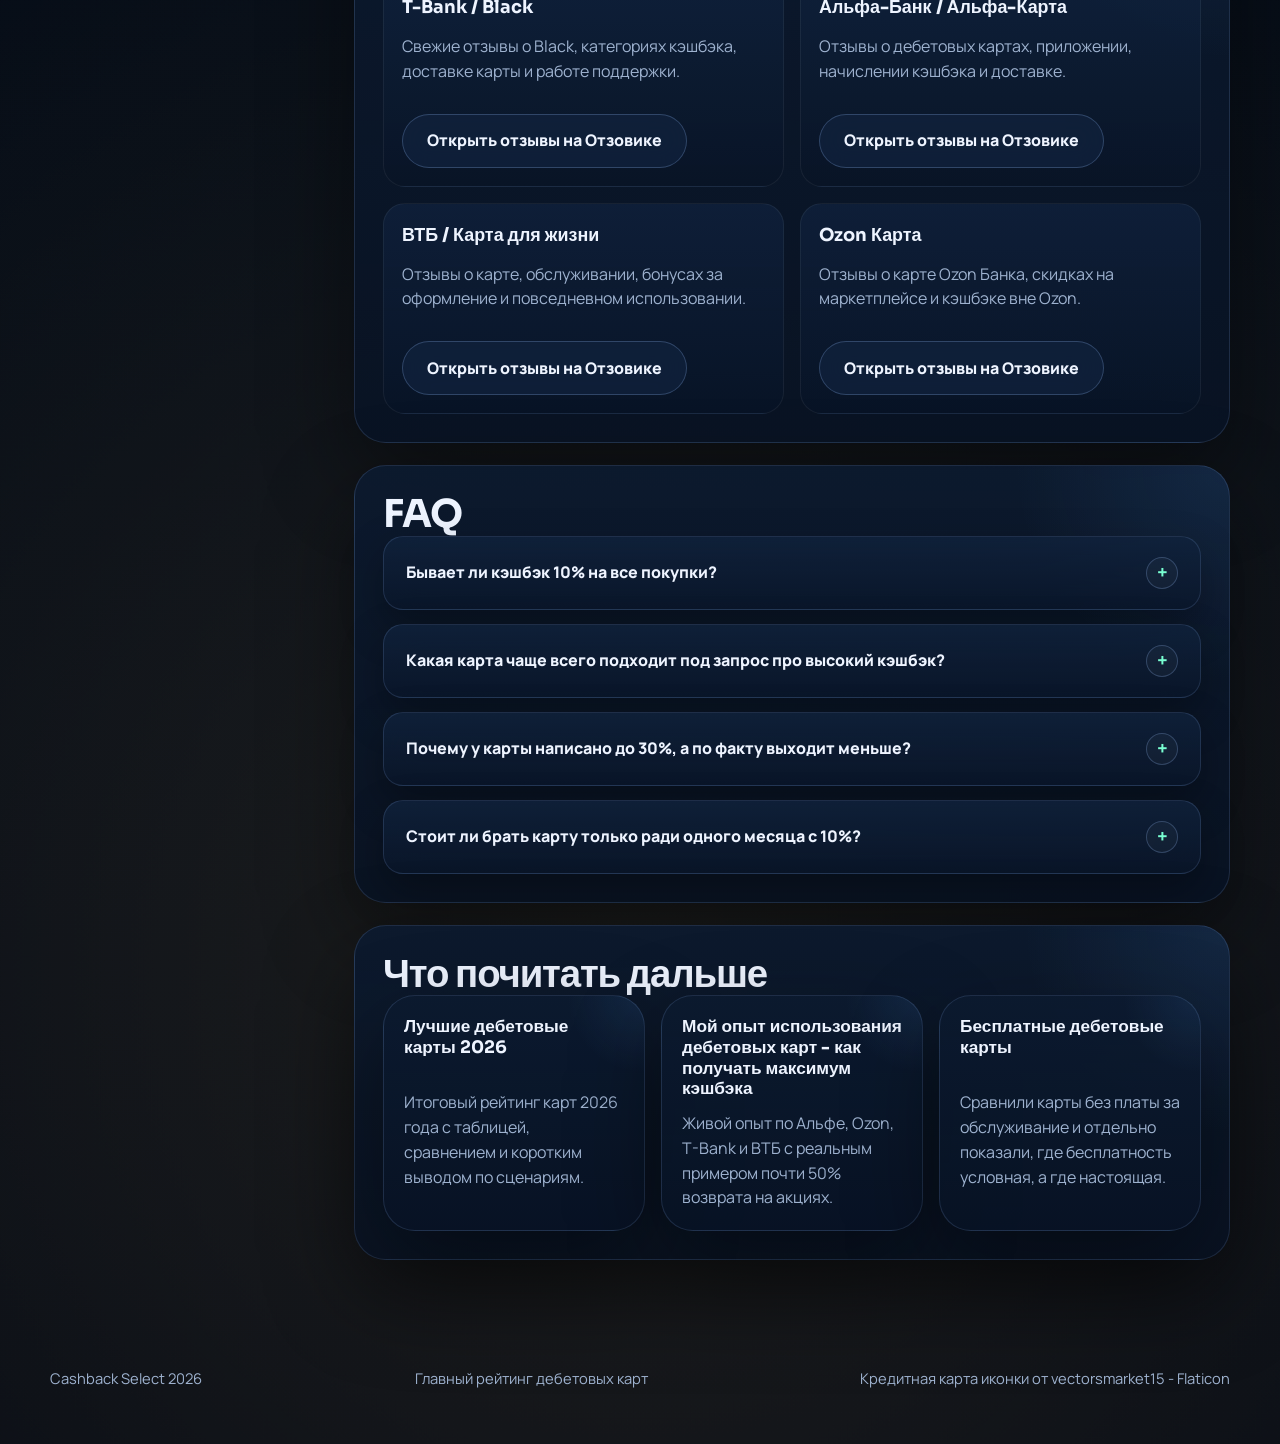
<file: cashback-10-percent/index.html>
<!DOCTYPE html>
<html lang="ru">
<head>
  <meta charset="UTF-8">
  <meta name="viewport" content="width=device-width, initial-scale=1.0">
  <title>Дебетовые карты с кэшбэком до 10% в 2026 году</title>
  <meta name="description" content="Где реально встречается кэшбэк 10% по дебетовым картам, какие есть ограничения и на какие условия смотреть в 2026 году.">
  <meta name="robots" content="index,follow">
  <meta name="theme-color" content="#081321">
  <style>
    html, body {
      background: #040914;
    }
  </style>
  <link rel="canonical" href="https://topdebitcard.ru/cashback-10-percent/">
  <meta property="og:type" content="article">
  <meta property="og:title" content="Дебетовые карты с кэшбэком до 10% в 2026 году">
  <meta property="og:description" content="Где реально встречается кэшбэк 10% по дебетовым картам, какие есть ограничения и на какие условия смотреть в 2026 году.">
  <meta property="og:url" content="https://topdebitcard.ru/cashback-10-percent/">
  <meta property="og:image" content="https://topdebitcard.ru/favicon.png">
  <link rel="icon" type="image/png" href="../favicon.png">
  <link rel="apple-touch-icon" href="../favicon.png">
  <link rel="preconnect" href="https://fonts.googleapis.com">
  <link rel="preconnect" href="https://fonts.gstatic.com" crossorigin>
  <link
    href="https://fonts.googleapis.com/css2?family=Manrope:wght@400;500;700;800&family=Sora:wght@500;600;700;800&display=swap"
    rel="stylesheet"
  >
  <link rel="stylesheet" href="../styles.css">
  <script defer src="../script.js"></script>
  <script type="application/ld+json">
{
  "@context": "https://schema.org",
  "@type": "WebPage",
  "name": "Карты с кэшбэком до 10%",
  "description": "Где реально встречается кэшбэк 10% по дебетовым картам, какие есть ограничения и на какие условия смотреть в 2026 году.",
  "url": "https://topdebitcard.ru/cashback-10-percent/"
}
  </script>
  <script type="application/ld+json">
{
  "@context": "https://schema.org",
  "@type": "FAQPage",
  "mainEntity": [
    {
      "@type": "Question",
      "name": "Бывает ли кэшбэк 10% на все покупки?",
      "acceptedAnswer": {
        "@type": "Answer",
        "text": "Для массовых дебетовых карт это редкость. Обычно 10% дают только на отдельные категории, партнерские акции или внутри экосистемы банка."
      }
    },
    {
      "@type": "Question",
      "name": "Какая карта чаще всего подходит под запрос про высокий кэшбэк?",
      "acceptedAnswer": {
        "@type": "Answer",
        "text": "Если нужен универсальный вариант, чаще всего смотрят в сторону T-Bank Black и Альфа-Карты, потому что у них высокий максимум сочетается с нормальным everyday-сценарием."
      }
    },
    {
      "@type": "Question",
      "name": "Почему у карты написано до 30%, а по факту выходит меньше?",
      "acceptedAnswer": {
        "@type": "Answer",
        "text": "Потому что максимум обычно привязан к одной категории, лимиту по выплате или короткому промо. На обычные покупки возвращается заметно меньше."
      }
    },
    {
      "@type": "Question",
      "name": "Стоит ли брать карту только ради одного месяца с 10%?",
      "acceptedAnswer": {
        "@type": "Answer",
        "text": "Если карта бесплатная и удобна сама по себе, да. Если высокая выгода держится только на одном промо, лучше смотреть на совокупность условий."
      }
    }
  ]
}
  </script>
  <!-- Yandex.Metrika counter -->
  <script type="text/javascript">
    (function(m,e,t,r,i,k,a){
      m[i]=m[i]||function(){(m[i].a=m[i].a||[]).push(arguments)};
      m[i].l=1*new Date();
      for (var j = 0; j < document.scripts.length; j++) {if (document.scripts[j].src === r) { return; }}
      k=e.createElement(t),a=e.getElementsByTagName(t)[0],k.async=1,k.src=r,a.parentNode.insertBefore(k,a);
    })(window, document,"script","https://mc.yandex.ru/metrika/tag.js?id=108760945", "ym");

    ym(108760945, "init", {ssr:true, webvisor:true, clickmap:true, ecommerce:"dataLayer", referrer: document.referrer, url: location.href, accurateTrackBounce:true, trackLinks:true});
  </script>
  <!-- /Yandex.Metrika counter -->
</head>
<body>
  <noscript><div><img src="https://mc.yandex.ru/watch/108760945" style="position:absolute; left:-9999px;" alt=""></div></noscript>
  <div class="site-shell">
    <header class="page-hero">
      <div class="container">
        <nav class="nav">
          <a class="brand" href="../index.html">Cashback Select</a>
          <div class="nav-links">
            <a href="../index.html#rating">Рейтинг</a>
            <a href="../index.html#cards">Карты</a>
            <a href="../index.html#guides">Гайды</a>
            <a href="../index.html#faq">FAQ</a>
          </div>
          <a class="button button--nav" href="../index.html#rating">К главному рейтингу</a>
        </nav>

        <div class="page-hero__panel" data-reveal>
          <div class="breadcrumbs">
            <a href="../index.html">Главная</a>
            <span>/</span>
            <span>Карты с кэшбэком до 10%</span>
          </div>
          <p class="eyebrow">Обновлено <span data-verified-date>28 апреля 2026</span></p>
          <h1>Карты с кэшбэком до 10%</h1>
          <p class="page-hero__lead">Запрос про 10% почти всегда означает поиск максимальной выгоды в категориях. На практике такой процент обычно дают не на все покупки, а на отдельные категории месяца, партнерские акции или маркетплейсные предложения.</p>
          <div class="page-facts">
            <div class="metric-card">
              <strong>до 10%+</strong>
              <span>реально в категориях и по промо</span>
            </div>
            <div class="metric-card">
              <strong>не на всё</strong>
              <span>базовый кэшбэк обычно ниже</span>
            </div>
            <div class="metric-card">
              <strong>лимит важен</strong>
              <span>месячный потолок влияет на выгоду</span>
            </div>
          </div>
          <div class="hero-actions">
              <a class="button button--secondary" href="../index.html#rating">Сравнить все карты</a>
              <a class="button button--primary" data-bank="tbank" href="https://tbank.ru/baf/5VUQwL4JWnQ" target="_blank" rel="nofollow sponsored noopener">Оформить T-Bank Black</a>
          </div>
        </div>
      </div>
    </header>

    <main>
      <section class="section section--article">
        <div class="container">
          <div class="article-layout">
            <div class="article-stack">
              <aside class="toc-card" data-reveal>
                <h2>На странице</h2>
                <div class="toc-list">
              <a href="#table">Таблица: где обещают кэшбэк до 10% и выше</a>
              <a href="#real-10">Где реально дают 10%</a>
              <a href="#limits">Какие ограничения режут выгоду</a>
              <a href="#choice">Что выбрать, если нужен высокий процент, но без лишней сложности</a>
              <a href="#otzovik">Отзывы на Отзовике</a>
              <a href="#faq">FAQ</a>
              <a href="#related">Что почитать дальше</a>
                </div>
              </aside>

              <div class="page-cta-panel" data-reveal>
                <p class="section-kicker">Быстрый переход</p>
                <h2>Нужна карта с высоким кэшбэком</h2>
                <p>Если хотите не просто рекламный максимум, а удобную карту на каждый день, сначала сравните T-Bank, Альфу и ВТБ.</p>
                <div class="hero-actions">
                <a class="button button--primary" data-bank="tbank" href="https://tbank.ru/baf/5VUQwL4JWnQ" target="_blank" rel="nofollow sponsored noopener">Получить 500 ₽</a>
                <a class="button button--secondary" data-bank="alfabank" href="https://alfa.me/Uv0Efl" target="_blank" rel="nofollow sponsored noopener">Оформить Альфа-Карту</a>
                </div>
              </div>
            </div>

            <div class="article-stack">
          <section class="article-section" id="table" data-reveal>
            <h2>Таблица: где обещают кэшбэк до 10% и выше</h2>

            <p>Ниже собраны карты, где высокий кэшбэк действительно встречается в категориях, партнерских акциях или экосистемных предложениях.</p>
            <div class="seo-table-wrap">
              <table class="seo-table">
                <thead>
                  <tr>
                    <th>Карта</th>
                    <th>%</th>
                    <th>Условия</th>
                  </tr>
                </thead>
                <tbody>
                  <tr>
                    <td data-label="Карта"><strong>T-Bank Black</strong><br>4 категории на выбор ежемесячно</td>
                    <td data-label="%">до 15%</td>
                    <td data-label="Условия">Повышенный кэшбэк действует в выбранных категориях, базово есть 1% на покупки и до 30% по спецпредложениям.</td>
                  </tr>
                  <tr>
                    <td data-label="Карта"><strong>Альфа-Карта</strong><br>суперкэшбэк и категории</td>
                    <td data-label="%">до 30%</td>
                    <td data-label="Условия">Сильнее всего раскрывается при выборе категорий месяца и в барабане суперкэшбэка, где могут выпадать повышенные проценты.</td>
                  </tr>
                  <tr>
                    <td data-label="Карта"><strong>ВТБ</strong><br>Карта для жизни</td>
                    <td data-label="%">до 15%</td>
                    <td data-label="Условия">Банк начисляет кэшбэк рублями в категориях, а отдельные партнерские предложения дают заметно больше базового уровня.</td>
                  </tr>
                  <tr>
                    <td data-label="Карта"><strong>Ozon Карта</strong><br>для активных покупателей Ozon</td>
                    <td data-label="%">до 25%</td>
                    <td data-label="Условия">Максимум обычно получают внутри экосистемы Ozon или в любимых категориях месяца вне маркетплейса.</td>
                  </tr>
                  <tr>
                    <td data-label="Карта"><strong>ОТП Карта</strong><br>ставка на промо</td>
                    <td data-label="%">до 10%+</td>
                    <td data-label="Условия">Высокий процент чаще появляется в коротких акциях на популярные категории, поэтому условия стоит перепроверять перед оформлением.</td>
                  </tr>
                </tbody>
              </table>
            </div>
            <p>Если смотреть именно на сочетание высокого процента и удобства на каждый день, чаще всего в шорт-лист попадают T-Bank Black и Альфа-Карта.</p>
          </section>

          <section class="article-section" id="real-10" data-reveal>
            <h2>Где реально дают 10%</h2>

            <p>Реальные 10% обычно встречаются в четырех сценариях:</p>
            <ul class="article-list">
              <li>категория месяца совпала с вашими постоянными тратами, например такси, рестораны или маркетплейсы;</li>
              <li>банк запустил промо для новых клиентов и усилил кэшбэк на короткий период;</li>
              <li>экосистемная карта дает повышенную выгоду внутри своего сервиса, как это бывает у Ozon;</li>
              <li>партнерские предложения внутри приложения дают выше базового уровня.</li>
            </ul>
            <div class="content-note">
              <strong>Главный вывод:</strong> искать нужно не просто цифру 10%, а карту, у которой категории реально совпадут с вашими повседневными покупками.
            </div>
          </section>

          <section class="article-section" id="limits" data-reveal>
            <h2>Какие ограничения режут выгоду</h2>

            <p>Даже у карт с очень заметным рекламным максимумом итоговая выгода зависит от ограничений. Вот что сильнее всего влияет на результат:</p>
            <div class="page-card-grid">
              <article class="page-card">
                <h3>Категории</h3>
                <p>10% почти никогда не действует на все покупки. Чаще это одна или несколько категорий месяца.</p>
              </article>
              <article class="page-card">
                <h3>Лимит кэшбэка</h3>
                <p>Если у банка потолок по выплате в месяц, высокий процент может быстро перестать ощущаться на больших тратах.</p>
              </article>
              <article class="page-card">
                <h3>MCC-коды</h3>
                <p>Похожие покупки у разных магазинов иногда проходят разными кодами, из-за этого одна и та же трата может попасть или не попасть в категорию.</p>
              </article>
              <article class="page-card">
                <h3>Условия активности</h3>
                <p>У части офферов нужен оборот по карте, подписка или выполнение промо-условия в конкретный срок.</p>
              </article>
            </div>
          </section>

          <section class="article-section" id="choice" data-reveal>
            <h2>Что выбрать, если нужен высокий процент, но без лишней сложности</h2>

            <p>Если нужен баланс между высоким максимумом и удобством, лучше смотреть так:</p>
            <ul class="article-list">
              <li><strong>T-Bank Black</strong> - для тех, кто хочет сильное приложение, кэшбэк рублями и гибкие категории.</li>
              <li><strong>Альфа-Карта</strong> - если важны бесплатное обслуживание без условий и агрессивный кэшбэк по акциям.</li>
              <li><strong>ВТБ</strong> - если нужен крупный банк с понятным начислением рублями.</li>
            </ul>
            <p>Остальные варианты тоже могут быть выгодны, но обычно уже под более узкий сценарий.</p>
          </section>

              <section class="article-section" id="otzovik" data-reveal>
                <h2>Отзывы на Отзовике</h2>
                <p>Перед оформлением полезно быстро посмотреть свежие отзывы пользователей: о кэшбэке, бонусах, доставке карты и работе поддержки.</p>
                <div class="page-card-grid">
            <article class="page-card">
              <h3>T-Bank / Black</h3>
              <p>Свежие отзывы о Black, категориях кэшбэка, доставке карты и работе поддержки.</p>
              <div class="hero-actions">
                <a class="button button--quiet" href="https://otzovik.com/reviews/t-bank/" target="_blank" rel="nofollow noopener">Открыть отзывы на Отзовике</a>
              </div>
            </article>
            <article class="page-card">
              <h3>Альфа-Банк / Альфа-Карта</h3>
              <p>Отзывы о дебетовых картах, приложении, начислении кэшбэка и доставке.</p>
              <div class="hero-actions">
                <a class="button button--quiet" href="https://otzovik.com/reviews/bank_alfa_bank/" target="_blank" rel="nofollow noopener">Открыть отзывы на Отзовике</a>
              </div>
            </article>
            <article class="page-card">
              <h3>ВТБ / Карта для жизни</h3>
              <p>Отзывы о карте, обслуживании, бонусах за оформление и повседневном использовании.</p>
              <div class="hero-actions">
                <a class="button button--quiet" href="https://otzovik.com/reviews/bank_vtb_24/" target="_blank" rel="nofollow noopener">Открыть отзывы на Отзовике</a>
              </div>
            </article>
            <article class="page-card">
              <h3>Ozon Карта</h3>
              <p>Отзывы о карте Ozon Банка, скидках на маркетплейсе и кэшбэке вне Ozon.</p>
              <div class="hero-actions">
                <a class="button button--quiet" href="https://otzovik.com/reviews/plastikovaya_karta_ozon_bank/" target="_blank" rel="nofollow noopener">Открыть отзывы на Отзовике</a>
              </div>
            </article>
                </div>
              </section>

              <section class="article-section" id="faq" data-reveal>
                <h2>FAQ</h2>
                <div class="faq-list">
            <details class="faq-item">
              <summary>Бывает ли кэшбэк 10% на все покупки?</summary>
              <p>Для массовых дебетовых карт это редкость. Обычно 10% дают только на отдельные категории, партнерские акции или внутри экосистемы банка.</p>
            </details>
            <details class="faq-item">
              <summary>Какая карта чаще всего подходит под запрос про высокий кэшбэк?</summary>
              <p>Если нужен универсальный вариант, чаще всего смотрят в сторону T-Bank Black и Альфа-Карты, потому что у них высокий максимум сочетается с нормальным everyday-сценарием.</p>
            </details>
            <details class="faq-item">
              <summary>Почему у карты написано до 30%, а по факту выходит меньше?</summary>
              <p>Потому что максимум обычно привязан к одной категории, лимиту по выплате или короткому промо. На обычные покупки возвращается заметно меньше.</p>
            </details>
            <details class="faq-item">
              <summary>Стоит ли брать карту только ради одного месяца с 10%?</summary>
              <p>Если карта бесплатная и удобна сама по себе, да. Если высокая выгода держится только на одном промо, лучше смотреть на совокупность условий.</p>
            </details>
                </div>
              </section>

              <section class="article-section" id="related" data-reveal>
                <h2>Что почитать дальше</h2>
                <div class="related-grid">
            <article class="related-card">
              <h3><a href="../best-debit-cards-2026/">Лучшие дебетовые карты 2026</a></h3>
              <p>Итоговый рейтинг карт 2026 года с таблицей, сравнением и коротким выводом по сценариям.</p>
            </article>
            <article class="related-card">
              <h3><a href="../my-debit-card-experience/">Мой опыт использования дебетовых карт - как получать максимум кэшбэка</a></h3>
              <p>Живой опыт по Альфе, Ozon, T-Bank и ВТБ с реальным примером почти 50% возврата на акциях.</p>
            </article>
            <article class="related-card">
              <h3><a href="../debit-cards-no-maintenance/">Бесплатные дебетовые карты</a></h3>
              <p>Сравнили карты без платы за обслуживание и отдельно показали, где бесплатность условная, а где настоящая.</p>
            </article>
                </div>
              </section>
            </div>
          </div>
        </div>
      </section>
    </main>

    <footer class="footer">
      <div class="container footer-inner">
        <p>Cashback Select 2026</p>
        <p><a href="../index.html">Главный рейтинг дебетовых карт</a></p>
        <p><a href="https://www.flaticon.com/ru/free-icons/-" target="_blank" rel="noopener">Кредитная карта иконки от vectorsmarket15 - Flaticon</a></p>
      </div>
    </footer>
  </div>
</body>
</html>
</file>
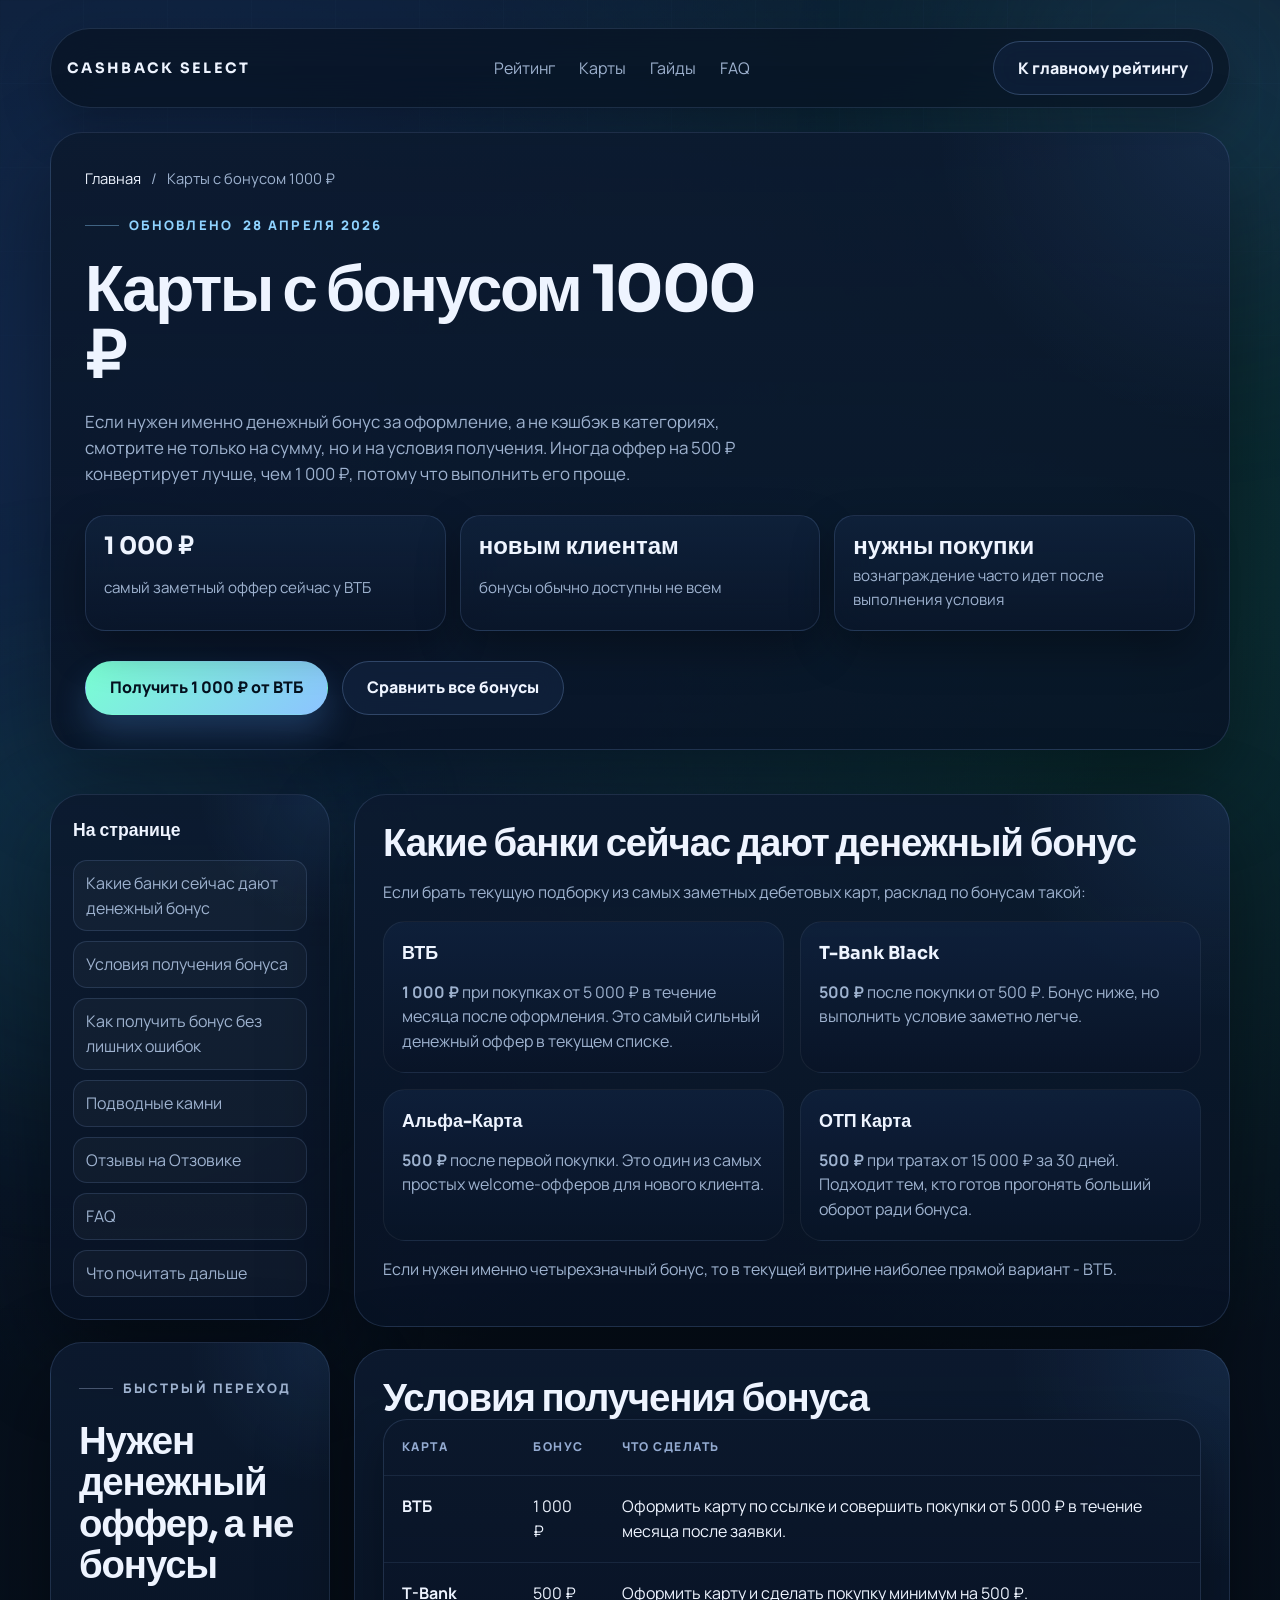
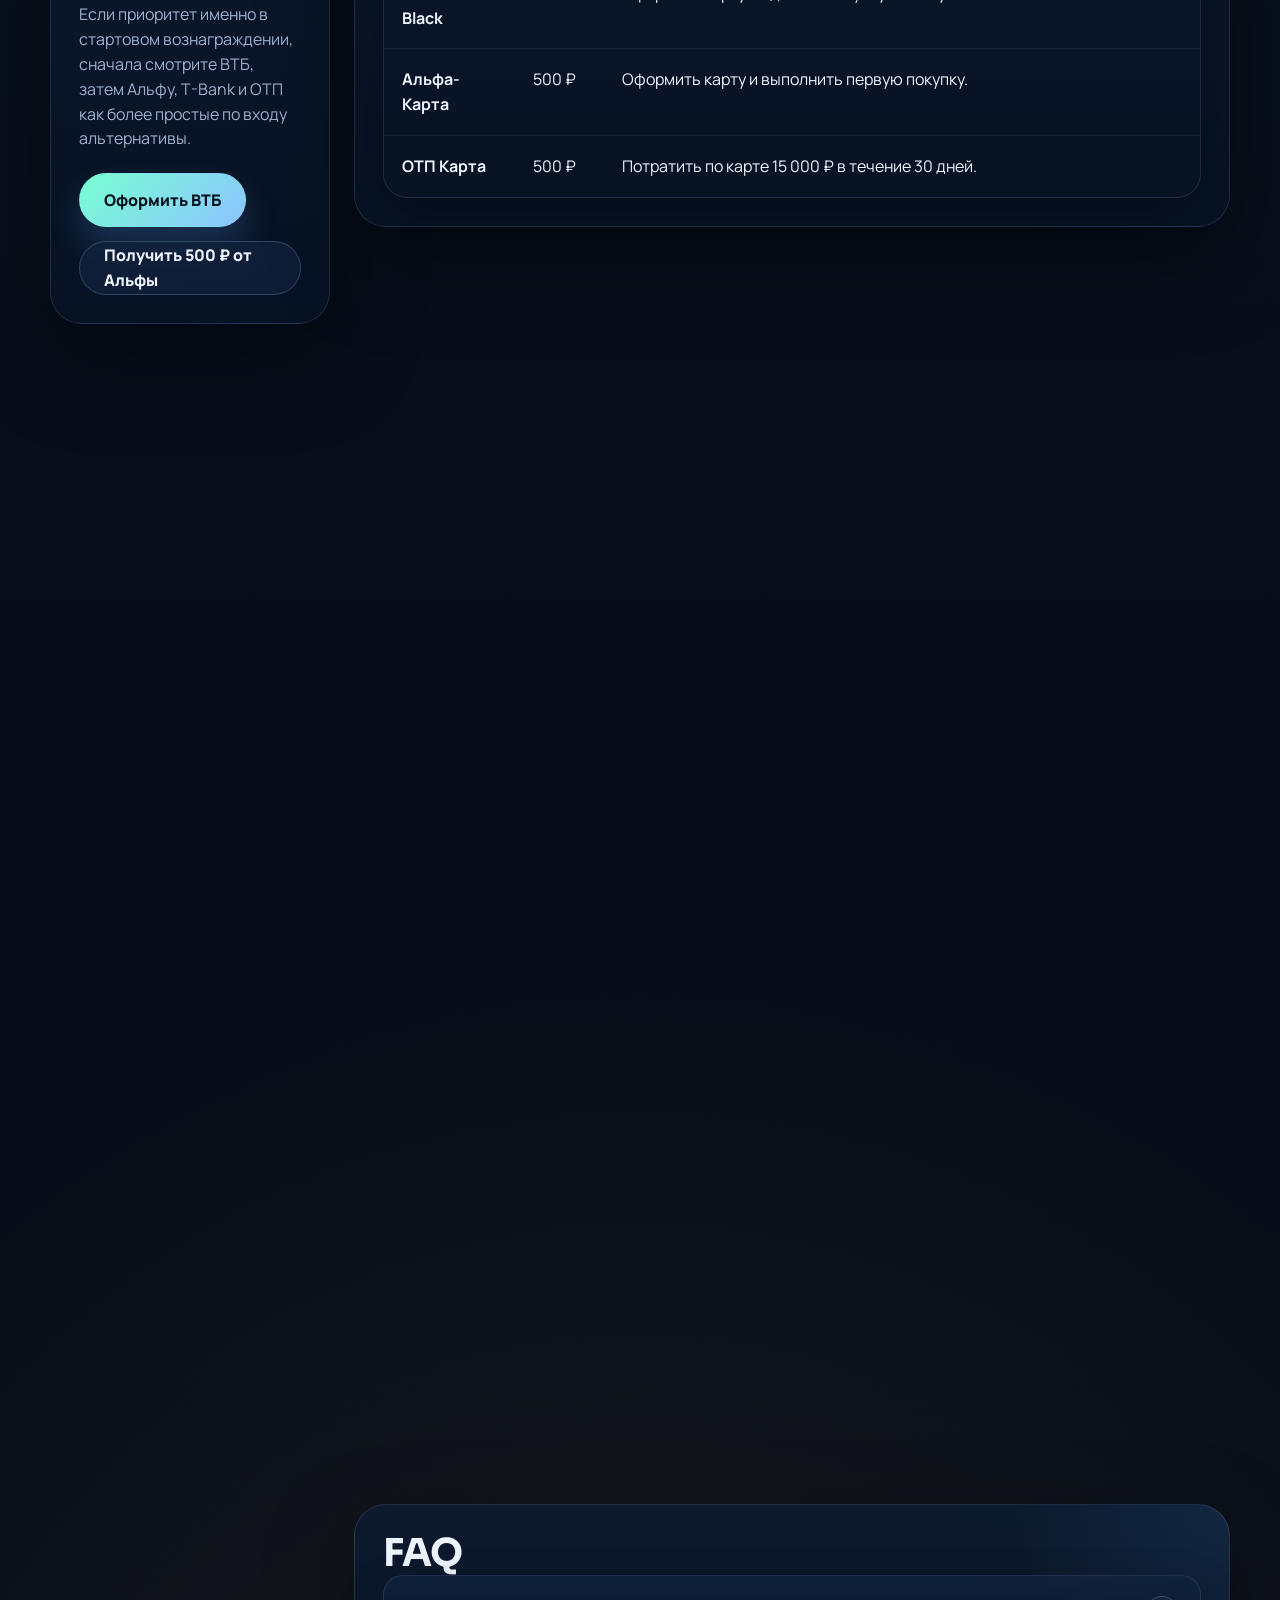
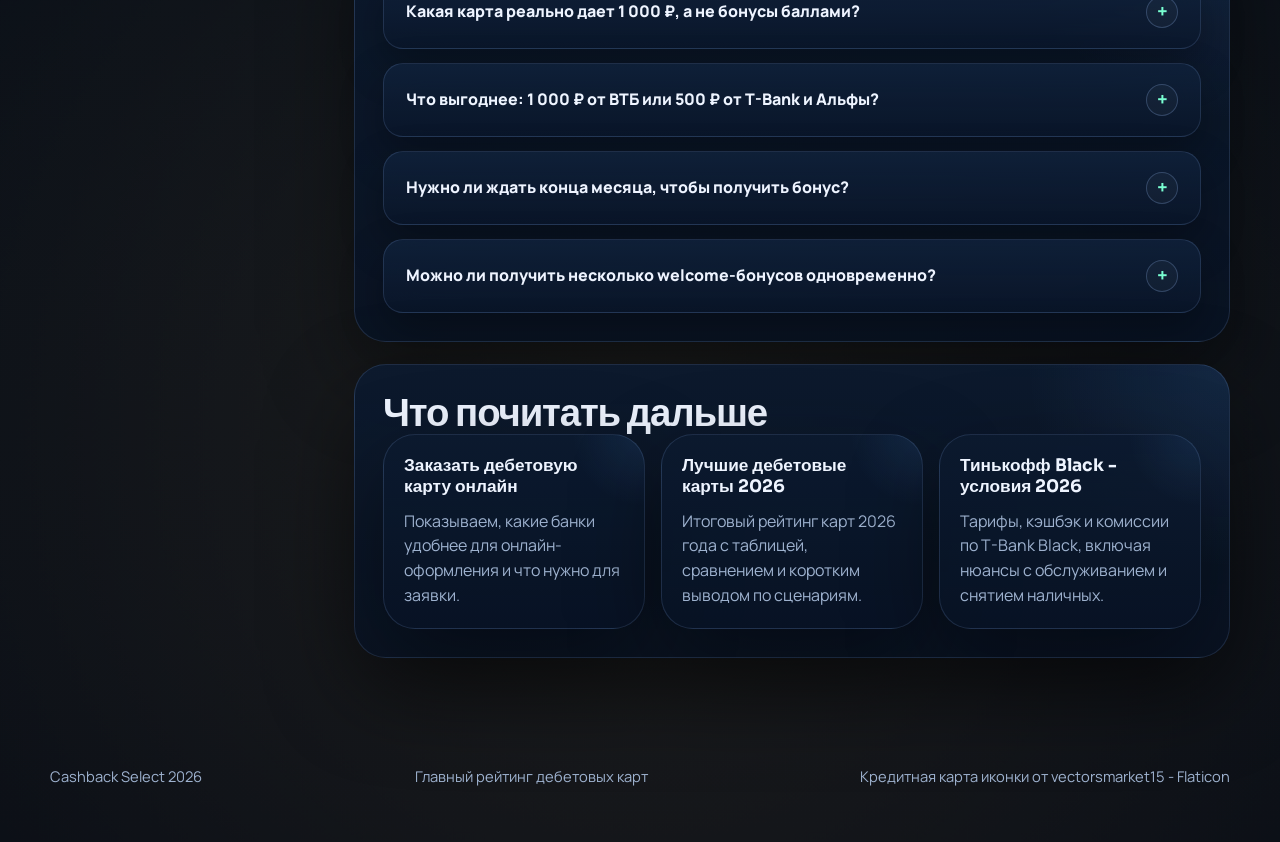
<file: debit-card-bonus-1000/index.html>
<!DOCTYPE html>
<html lang="ru">
<head>
  <meta charset="UTF-8">
  <meta name="viewport" content="width=device-width, initial-scale=1.0">
  <title>Дебетовые карты с бонусом 1000 ₽ в 2026 году</title>
  <meta name="description" content="Какие дебетовые карты дают бонус 1000 рублей, какие условия нужно выполнить и где проще получить стартовое вознаграждение.">
  <meta name="robots" content="index,follow">
  <meta name="theme-color" content="#081321">
  <style>
    html, body {
      background: #040914;
    }
  </style>
  <link rel="canonical" href="https://topdebitcard.ru/debit-card-bonus-1000/">
  <meta property="og:type" content="article">
  <meta property="og:title" content="Дебетовые карты с бонусом 1000 ₽ в 2026 году">
  <meta property="og:description" content="Какие дебетовые карты дают бонус 1000 рублей, какие условия нужно выполнить и где проще получить стартовое вознаграждение.">
  <meta property="og:url" content="https://topdebitcard.ru/debit-card-bonus-1000/">
  <meta property="og:image" content="https://topdebitcard.ru/favicon.png">
  <link rel="icon" type="image/png" href="../favicon.png">
  <link rel="apple-touch-icon" href="../favicon.png">
  <link rel="preconnect" href="https://fonts.googleapis.com">
  <link rel="preconnect" href="https://fonts.gstatic.com" crossorigin>
  <link
    href="https://fonts.googleapis.com/css2?family=Manrope:wght@400;500;700;800&family=Sora:wght@500;600;700;800&display=swap"
    rel="stylesheet"
  >
  <link rel="stylesheet" href="../styles.css">
  <script defer src="../script.js"></script>
  <script type="application/ld+json">
{
  "@context": "https://schema.org",
  "@type": "WebPage",
  "name": "Карты с бонусом 1000 ₽",
  "description": "Какие дебетовые карты дают бонус 1000 рублей, какие условия нужно выполнить и где проще получить стартовое вознаграждение.",
  "url": "https://topdebitcard.ru/debit-card-bonus-1000/"
}
  </script>
  <script type="application/ld+json">
{
  "@context": "https://schema.org",
  "@type": "FAQPage",
  "mainEntity": [
    {
      "@type": "Question",
      "name": "Какая карта реально дает 1 000 ₽, а не бонусы баллами?",
      "acceptedAnswer": {
        "@type": "Answer",
        "text": "Из текущих офферов самый понятный денежный бонус на 1 000 ₽ дает ВТБ, если выполнить условие по тратам."
      }
    },
    {
      "@type": "Question",
      "name": "Что выгоднее: 1 000 ₽ от ВТБ или 500 ₽ от T-Bank и Альфы?",
      "acceptedAnswer": {
        "@type": "Answer",
        "text": "Если ориентироваться только на размер бонуса, сильнее ВТБ. Если смотреть на простоту выполнения, 500 ₽ от T-Bank и Альфы часто получить легче."
      }
    },
    {
      "@type": "Question",
      "name": "Нужно ли ждать конца месяца, чтобы получить бонус?",
      "acceptedAnswer": {
        "@type": "Answer",
        "text": "Часто да. Банк сначала проверяет выполнение условий акции, а потом уже начисляет вознаграждение."
      }
    },
    {
      "@type": "Question",
      "name": "Можно ли получить несколько welcome-бонусов одновременно?",
      "acceptedAnswer": {
        "@type": "Answer",
        "text": "Да, если вы оформляете разные карты разных банков и подходите под условия каждой акции."
      }
    }
  ]
}
  </script>
  <!-- Yandex.Metrika counter -->
  <script type="text/javascript">
    (function(m,e,t,r,i,k,a){
      m[i]=m[i]||function(){(m[i].a=m[i].a||[]).push(arguments)};
      m[i].l=1*new Date();
      for (var j = 0; j < document.scripts.length; j++) {if (document.scripts[j].src === r) { return; }}
      k=e.createElement(t),a=e.getElementsByTagName(t)[0],k.async=1,k.src=r,a.parentNode.insertBefore(k,a);
    })(window, document,"script","https://mc.yandex.ru/metrika/tag.js?id=108760945", "ym");

    ym(108760945, "init", {ssr:true, webvisor:true, clickmap:true, ecommerce:"dataLayer", referrer: document.referrer, url: location.href, accurateTrackBounce:true, trackLinks:true});
  </script>
  <!-- /Yandex.Metrika counter -->
</head>
<body>
  <noscript><div><img src="https://mc.yandex.ru/watch/108760945" style="position:absolute; left:-9999px;" alt=""></div></noscript>
  <div class="site-shell">
    <header class="page-hero">
      <div class="container">
        <nav class="nav">
          <a class="brand" href="../index.html">Cashback Select</a>
          <div class="nav-links">
            <a href="../index.html#rating">Рейтинг</a>
            <a href="../index.html#cards">Карты</a>
            <a href="../index.html#guides">Гайды</a>
            <a href="../index.html#faq">FAQ</a>
          </div>
          <a class="button button--nav" href="../index.html#rating">К главному рейтингу</a>
        </nav>

        <div class="page-hero__panel" data-reveal>
          <div class="breadcrumbs">
            <a href="../index.html">Главная</a>
            <span>/</span>
            <span>Карты с бонусом 1000 ₽</span>
          </div>
          <p class="eyebrow">Обновлено <span data-verified-date>28 апреля 2026</span></p>
          <h1>Карты с бонусом 1000 ₽</h1>
          <p class="page-hero__lead">Если нужен именно денежный бонус за оформление, а не кэшбэк в категориях, смотрите не только на сумму, но и на условия получения. Иногда оффер на 500 ₽ конвертирует лучше, чем 1 000 ₽, потому что выполнить его проще.</p>
          <div class="page-facts">
            <div class="metric-card">
              <strong>1 000 ₽</strong>
              <span>самый заметный оффер сейчас у ВТБ</span>
            </div>
            <div class="metric-card">
              <strong>новым клиентам</strong>
              <span>бонусы обычно доступны не всем</span>
            </div>
            <div class="metric-card">
              <strong>нужны покупки</strong>
              <span>вознаграждение часто идет после выполнения условия</span>
            </div>
          </div>
          <div class="hero-actions">
              <a class="button button--primary" data-bank="vtb" href="https://vtb.ru/l/k63b6tp8" target="_blank" rel="nofollow sponsored noopener">Получить 1 000 ₽ от ВТБ</a>
              <a class="button button--secondary" href="../index.html#rating">Сравнить все бонусы</a>
          </div>
        </div>
      </div>
    </header>

    <main>
      <section class="section section--article">
        <div class="container">
          <div class="article-layout">
            <div class="article-stack">
              <aside class="toc-card" data-reveal>
                <h2>На странице</h2>
                <div class="toc-list">
              <a href="#banks">Какие банки сейчас дают денежный бонус</a>
              <a href="#terms">Условия получения бонуса</a>
              <a href="#how-to-get">Как получить бонус без лишних ошибок</a>
              <a href="#pitfalls">Подводные камни</a>
              <a href="#otzovik">Отзывы на Отзовике</a>
              <a href="#faq">FAQ</a>
              <a href="#related">Что почитать дальше</a>
                </div>
              </aside>

              <div class="page-cta-panel" data-reveal>
                <p class="section-kicker">Быстрый переход</p>
                <h2>Нужен денежный оффер, а не бонусы</h2>
                <p>Если приоритет именно в стартовом вознаграждении, сначала смотрите ВТБ, затем Альфу, T-Bank и ОТП как более простые по входу альтернативы.</p>
                <div class="hero-actions">
                <a class="button button--primary" data-bank="vtb" href="https://vtb.ru/l/k63b6tp8" target="_blank" rel="nofollow sponsored noopener">Оформить ВТБ</a>
                <a class="button button--secondary" data-bank="alfabank" href="https://alfa.me/Uv0Efl" target="_blank" rel="nofollow sponsored noopener">Получить 500 ₽ от Альфы</a>
                </div>
              </div>
            </div>

            <div class="article-stack">
          <section class="article-section" id="banks" data-reveal>
            <h2>Какие банки сейчас дают денежный бонус</h2>

            <p>Если брать текущую подборку из самых заметных дебетовых карт, расклад по бонусам такой:</p>
            <div class="page-card-grid">
              <article class="page-card">
                <h3>ВТБ</h3>
                <p><strong>1 000 ₽</strong> при покупках от 5 000 ₽ в течение месяца после оформления. Это самый сильный денежный оффер в текущем списке.</p>
              </article>
              <article class="page-card">
                <h3>T-Bank Black</h3>
                <p><strong>500 ₽</strong> после покупки от 500 ₽. Бонус ниже, но выполнить условие заметно легче.</p>
              </article>
              <article class="page-card">
                <h3>Альфа-Карта</h3>
                <p><strong>500 ₽</strong> после первой покупки. Это один из самых простых welcome-офферов для нового клиента.</p>
              </article>
              <article class="page-card">
                <h3>ОТП Карта</h3>
                <p><strong>500 ₽</strong> при тратах от 15 000 ₽ за 30 дней. Подходит тем, кто готов прогонять больший оборот ради бонуса.</p>
              </article>
            </div>
            <p>Если нужен именно четырехзначный бонус, то в текущей витрине наиболее прямой вариант - ВТБ.</p>
          </section>

          <section class="article-section" id="terms" data-reveal>
            <h2>Условия получения бонуса</h2>

            <div class="seo-table-wrap">
              <table class="seo-table">
                <thead>
                  <tr>
                    <th>Карта</th>
                    <th>Бонус</th>
                    <th>Что сделать</th>
                  </tr>
                </thead>
                <tbody>
                  <tr>
                    <td data-label="Карта"><strong>ВТБ</strong></td>
                    <td data-label="Бонус">1 000 ₽</td>
                    <td data-label="Что сделать">Оформить карту по ссылке и совершить покупки от 5 000 ₽ в течение месяца после заявки.</td>
                  </tr>
                  <tr>
                    <td data-label="Карта"><strong>T-Bank Black</strong></td>
                    <td data-label="Бонус">500 ₽</td>
                    <td data-label="Что сделать">Оформить карту и сделать покупку минимум на 500 ₽.</td>
                  </tr>
                  <tr>
                    <td data-label="Карта"><strong>Альфа-Карта</strong></td>
                    <td data-label="Бонус">500 ₽</td>
                    <td data-label="Что сделать">Оформить карту и выполнить первую покупку.</td>
                  </tr>
                  <tr>
                    <td data-label="Карта"><strong>ОТП Карта</strong></td>
                    <td data-label="Бонус">500 ₽</td>
                    <td data-label="Что сделать">Потратить по карте 15 000 ₽ в течение 30 дней.</td>
                  </tr>
                </tbody>
              </table>
            </div>
          </section>

          <section class="article-section" id="how-to-get" data-reveal>
            <h2>Как получить бонус без лишних ошибок</h2>

            <ol class="article-ordered">
              <li>Переходите по правильной ссылке и оформляйте карту как новый клиент.</li>
              <li>Смотрите на срок выполнения условия: у части банков это первая покупка, у части - траты в конкретный период.</li>
              <li>Не откладывайте первую операцию, чтобы не потерять бонус из-за забывчивости.</li>
              <li>Держите под рукой push или чат банка, чтобы проверить, зачлось ли условие.</li>
            </ol>
            <div class="content-note">
              <strong>Практически:</strong> если нужен максимально простой оффер, легче всего заходят T-Bank и Альфа. Если нужен максимальный бонус деньгами, сильнее смотрится ВТБ.
            </div>
          </section>

          <section class="article-section" id="pitfalls" data-reveal>
            <h2>Подводные камни</h2>

            <ul class="article-list">
              <li>бонус может быть только для новых клиентов банка;</li>
              <li>покупки по некоторым MCC-кодам не всегда засчитываются в условие акции;</li>
              <li>деньги могут прийти не мгновенно, а после окончания расчетного периода;</li>
              <li>часть офферов действует ограниченное время, поэтому условия нужно читать перед заявкой.</li>
            </ul>
          </section>

              <section class="article-section" id="otzovik" data-reveal>
                <h2>Отзывы на Отзовике</h2>
                <p>Перед оформлением полезно быстро посмотреть свежие отзывы пользователей: о кэшбэке, бонусах, доставке карты и работе поддержки.</p>
                <div class="page-card-grid">
            <article class="page-card">
              <h3>T-Bank / Black</h3>
              <p>Свежие отзывы о Black, категориях кэшбэка, доставке карты и работе поддержки.</p>
              <div class="hero-actions">
                <a class="button button--quiet" href="https://otzovik.com/reviews/t-bank/" target="_blank" rel="nofollow noopener">Открыть отзывы на Отзовике</a>
              </div>
            </article>
            <article class="page-card">
              <h3>Альфа-Банк / Альфа-Карта</h3>
              <p>Отзывы о дебетовых картах, приложении, начислении кэшбэка и доставке.</p>
              <div class="hero-actions">
                <a class="button button--quiet" href="https://otzovik.com/reviews/bank_alfa_bank/" target="_blank" rel="nofollow noopener">Открыть отзывы на Отзовике</a>
              </div>
            </article>
            <article class="page-card">
              <h3>ВТБ / Карта для жизни</h3>
              <p>Отзывы о карте, обслуживании, бонусах за оформление и повседневном использовании.</p>
              <div class="hero-actions">
                <a class="button button--quiet" href="https://otzovik.com/reviews/bank_vtb_24/" target="_blank" rel="nofollow noopener">Открыть отзывы на Отзовике</a>
              </div>
            </article>
                </div>
              </section>

              <section class="article-section" id="faq" data-reveal>
                <h2>FAQ</h2>
                <div class="faq-list">
            <details class="faq-item">
              <summary>Какая карта реально дает 1 000 ₽, а не бонусы баллами?</summary>
              <p>Из текущих офферов самый понятный денежный бонус на 1 000 ₽ дает ВТБ, если выполнить условие по тратам.</p>
            </details>
            <details class="faq-item">
              <summary>Что выгоднее: 1 000 ₽ от ВТБ или 500 ₽ от T-Bank и Альфы?</summary>
              <p>Если ориентироваться только на размер бонуса, сильнее ВТБ. Если смотреть на простоту выполнения, 500 ₽ от T-Bank и Альфы часто получить легче.</p>
            </details>
            <details class="faq-item">
              <summary>Нужно ли ждать конца месяца, чтобы получить бонус?</summary>
              <p>Часто да. Банк сначала проверяет выполнение условий акции, а потом уже начисляет вознаграждение.</p>
            </details>
            <details class="faq-item">
              <summary>Можно ли получить несколько welcome-бонусов одновременно?</summary>
              <p>Да, если вы оформляете разные карты разных банков и подходите под условия каждой акции.</p>
            </details>
                </div>
              </section>

              <section class="article-section" id="related" data-reveal>
                <h2>Что почитать дальше</h2>
                <div class="related-grid">
            <article class="related-card">
              <h3><a href="../order-debit-card-online/">Заказать дебетовую карту онлайн</a></h3>
              <p>Показываем, какие банки удобнее для онлайн-оформления и что нужно для заявки.</p>
            </article>
            <article class="related-card">
              <h3><a href="../best-debit-cards-2026/">Лучшие дебетовые карты 2026</a></h3>
              <p>Итоговый рейтинг карт 2026 года с таблицей, сравнением и коротким выводом по сценариям.</p>
            </article>
            <article class="related-card">
              <h3><a href="../tinkoff-black-2026/">Тинькофф Black - условия 2026</a></h3>
              <p>Тарифы, кэшбэк и комиссии по T-Bank Black, включая нюансы с обслуживанием и снятием наличных.</p>
            </article>
                </div>
              </section>
            </div>
          </div>
        </div>
      </section>
    </main>

    <footer class="footer">
      <div class="container footer-inner">
        <p>Cashback Select 2026</p>
        <p><a href="../index.html">Главный рейтинг дебетовых карт</a></p>
        <p><a href="https://www.flaticon.com/ru/free-icons/-" target="_blank" rel="noopener">Кредитная карта иконки от vectorsmarket15 - Flaticon</a></p>
      </div>
    </footer>
  </div>
</body>
</html>
</file>
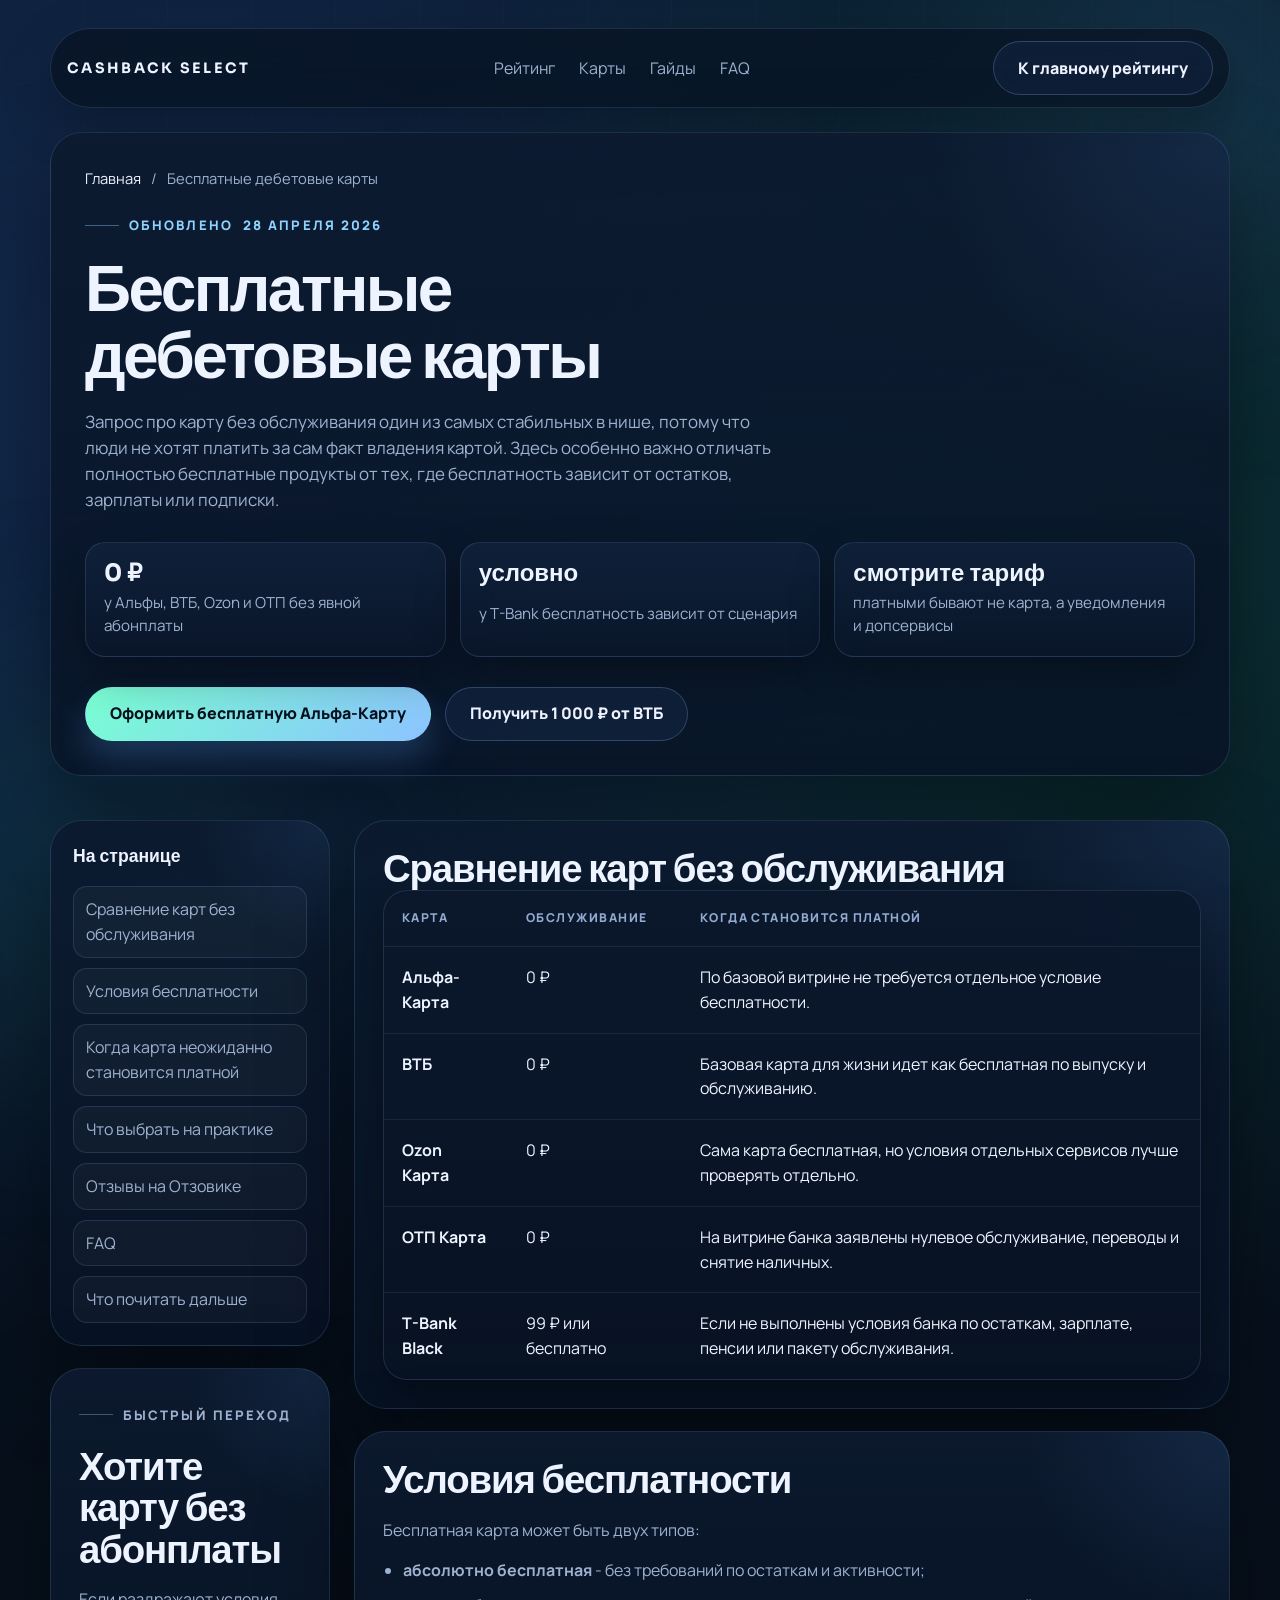
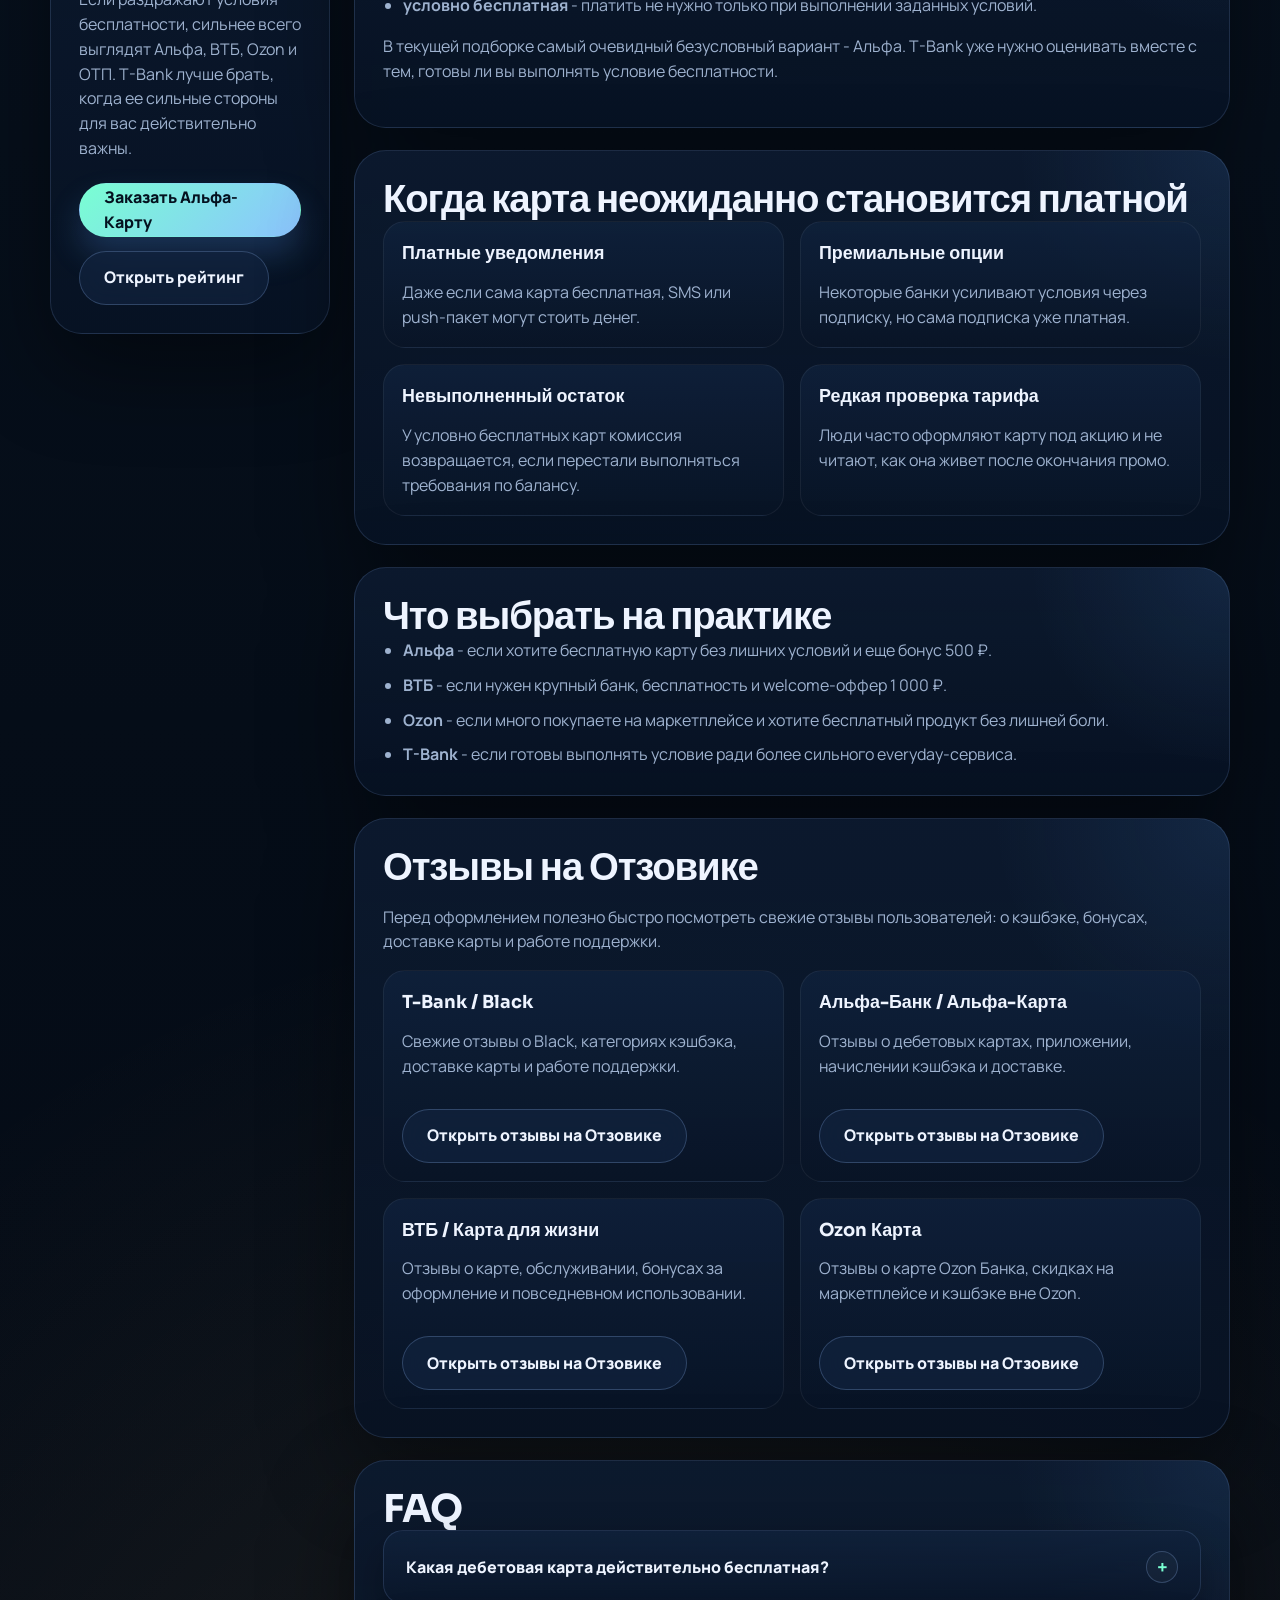
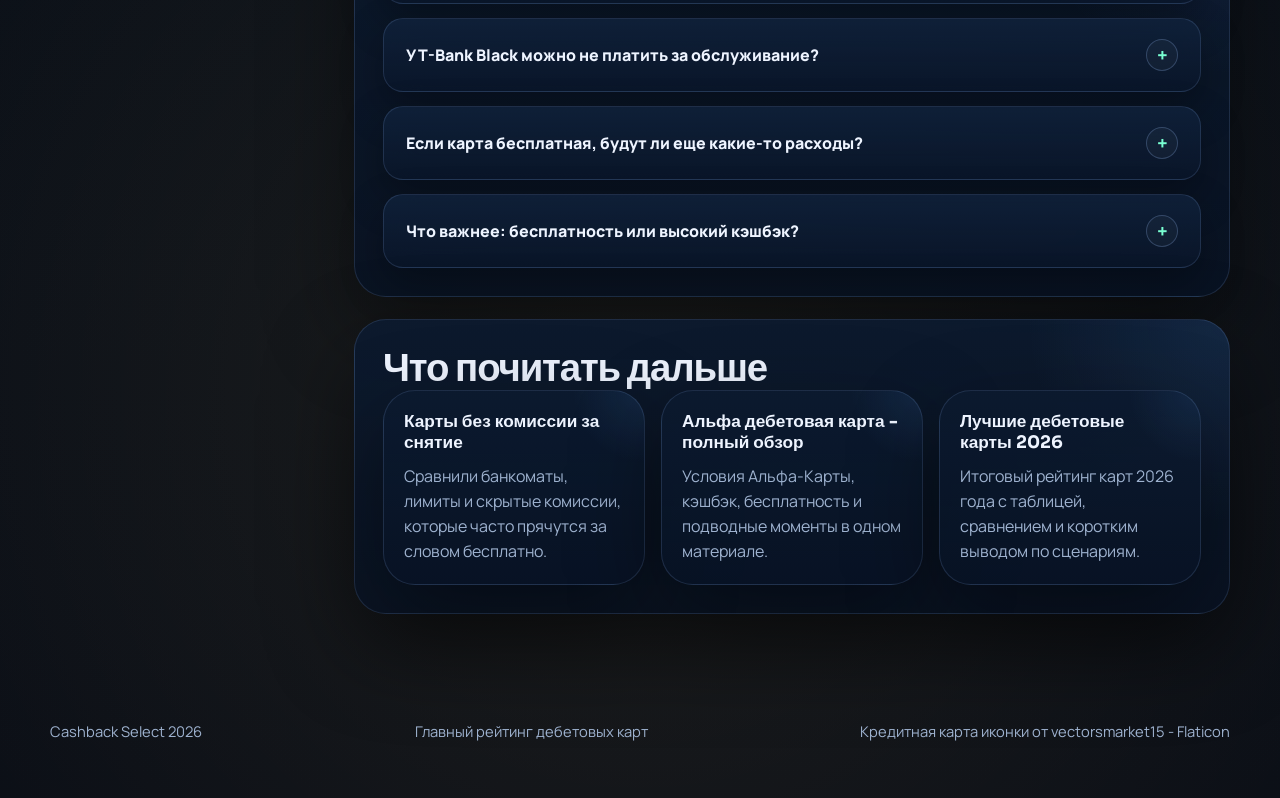
<file: debit-cards-no-maintenance/index.html>
<!DOCTYPE html>
<html lang="ru">
<head>
  <meta charset="UTF-8">
  <meta name="viewport" content="width=device-width, initial-scale=1.0">
  <title>Бесплатные дебетовые карты без обслуживания в 2026 году</title>
  <meta name="description" content="Какие дебетовые карты действительно бесплатные, когда обслуживание становится платным и какие карты без абонплаты выглядят сильнее всего.">
  <meta name="robots" content="index,follow">
  <meta name="theme-color" content="#081321">
  <style>
    html, body {
      background: #040914;
    }
  </style>
  <link rel="canonical" href="https://topdebitcard.ru/debit-cards-no-maintenance/">
  <meta property="og:type" content="article">
  <meta property="og:title" content="Бесплатные дебетовые карты без обслуживания в 2026 году">
  <meta property="og:description" content="Какие дебетовые карты действительно бесплатные, когда обслуживание становится платным и какие карты без абонплаты выглядят сильнее всего.">
  <meta property="og:url" content="https://topdebitcard.ru/debit-cards-no-maintenance/">
  <meta property="og:image" content="https://topdebitcard.ru/favicon.png">
  <link rel="icon" type="image/png" href="../favicon.png">
  <link rel="apple-touch-icon" href="../favicon.png">
  <link rel="preconnect" href="https://fonts.googleapis.com">
  <link rel="preconnect" href="https://fonts.gstatic.com" crossorigin>
  <link
    href="https://fonts.googleapis.com/css2?family=Manrope:wght@400;500;700;800&family=Sora:wght@500;600;700;800&display=swap"
    rel="stylesheet"
  >
  <link rel="stylesheet" href="../styles.css">
  <script defer src="../script.js"></script>
  <script type="application/ld+json">
{
  "@context": "https://schema.org",
  "@type": "WebPage",
  "name": "Бесплатные дебетовые карты",
  "description": "Какие дебетовые карты действительно бесплатные, когда обслуживание становится платным и какие карты без абонплаты выглядят сильнее всего.",
  "url": "https://topdebitcard.ru/debit-cards-no-maintenance/"
}
  </script>
  <script type="application/ld+json">
{
  "@context": "https://schema.org",
  "@type": "FAQPage",
  "mainEntity": [
    {
      "@type": "Question",
      "name": "Какая дебетовая карта действительно бесплатная?",
      "acceptedAnswer": {
        "@type": "Answer",
        "text": "Из текущей подборки самой прямой по бесплатности выглядит Альфа-Карта. Также без абонплаты позиционируются ВТБ, Ozon и ОТП."
      }
    },
    {
      "@type": "Question",
      "name": "У T-Bank Black можно не платить за обслуживание?",
      "acceptedAnswer": {
        "@type": "Answer",
        "text": "Да, но там бесплатность зависит от условий: остатки, зарплатный статус, пенсия, кредит банка или пакет обслуживания."
      }
    },
    {
      "@type": "Question",
      "name": "Если карта бесплатная, будут ли еще какие-то расходы?",
      "acceptedAnswer": {
        "@type": "Answer",
        "text": "Иногда да. Например, уведомления, конвертация, снятие сверх лимита или премиальные пакеты могут оплачиваться отдельно."
      }
    },
    {
      "@type": "Question",
      "name": "Что важнее: бесплатность или высокий кэшбэк?",
      "acceptedAnswer": {
        "@type": "Answer",
        "text": "Для основной карты обычно лучше, когда нет лишних обязательных расходов. Высокий кэшбэк хорош, если карта и так удобна в повседневном использовании."
      }
    }
  ]
}
  </script>
  <!-- Yandex.Metrika counter -->
  <script type="text/javascript">
    (function(m,e,t,r,i,k,a){
      m[i]=m[i]||function(){(m[i].a=m[i].a||[]).push(arguments)};
      m[i].l=1*new Date();
      for (var j = 0; j < document.scripts.length; j++) {if (document.scripts[j].src === r) { return; }}
      k=e.createElement(t),a=e.getElementsByTagName(t)[0],k.async=1,k.src=r,a.parentNode.insertBefore(k,a);
    })(window, document,"script","https://mc.yandex.ru/metrika/tag.js?id=108760945", "ym");

    ym(108760945, "init", {ssr:true, webvisor:true, clickmap:true, ecommerce:"dataLayer", referrer: document.referrer, url: location.href, accurateTrackBounce:true, trackLinks:true});
  </script>
  <!-- /Yandex.Metrika counter -->
</head>
<body>
  <noscript><div><img src="https://mc.yandex.ru/watch/108760945" style="position:absolute; left:-9999px;" alt=""></div></noscript>
  <div class="site-shell">
    <header class="page-hero">
      <div class="container">
        <nav class="nav">
          <a class="brand" href="../index.html">Cashback Select</a>
          <div class="nav-links">
            <a href="../index.html#rating">Рейтинг</a>
            <a href="../index.html#cards">Карты</a>
            <a href="../index.html#guides">Гайды</a>
            <a href="../index.html#faq">FAQ</a>
          </div>
          <a class="button button--nav" href="../index.html#rating">К главному рейтингу</a>
        </nav>

        <div class="page-hero__panel" data-reveal>
          <div class="breadcrumbs">
            <a href="../index.html">Главная</a>
            <span>/</span>
            <span>Бесплатные дебетовые карты</span>
          </div>
          <p class="eyebrow">Обновлено <span data-verified-date>28 апреля 2026</span></p>
          <h1>Бесплатные дебетовые карты</h1>
          <p class="page-hero__lead">Запрос про карту без обслуживания один из самых стабильных в нише, потому что люди не хотят платить за сам факт владения картой. Здесь особенно важно отличать полностью бесплатные продукты от тех, где бесплатность зависит от остатков, зарплаты или подписки.</p>
          <div class="page-facts">
            <div class="metric-card">
              <strong>0 ₽</strong>
              <span>у Альфы, ВТБ, Ozon и ОТП без явной абонплаты</span>
            </div>
            <div class="metric-card">
              <strong>условно</strong>
              <span>у T-Bank бесплатность зависит от сценария</span>
            </div>
            <div class="metric-card">
              <strong>смотрите тариф</strong>
              <span>платными бывают не карта, а уведомления и допсервисы</span>
            </div>
          </div>
          <div class="hero-actions">
              <a class="button button--primary" data-bank="alfabank" href="https://alfa.me/Uv0Efl" target="_blank" rel="nofollow sponsored noopener">Оформить бесплатную Альфа-Карту</a>
              <a class="button button--secondary" data-bank="vtb" href="https://vtb.ru/l/k63b6tp8" target="_blank" rel="nofollow sponsored noopener">Получить 1 000 ₽ от ВТБ</a>
          </div>
        </div>
      </div>
    </header>

    <main>
      <section class="section section--article">
        <div class="container">
          <div class="article-layout">
            <div class="article-stack">
              <aside class="toc-card" data-reveal>
                <h2>На странице</h2>
                <div class="toc-list">
              <a href="#free-table">Сравнение карт без обслуживания</a>
              <a href="#conditions">Условия бесплатности</a>
              <a href="#paid">Когда карта неожиданно становится платной</a>
              <a href="#comparison">Что выбрать на практике</a>
              <a href="#otzovik">Отзывы на Отзовике</a>
              <a href="#faq">FAQ</a>
              <a href="#related">Что почитать дальше</a>
                </div>
              </aside>

              <div class="page-cta-panel" data-reveal>
                <p class="section-kicker">Быстрый переход</p>
                <h2>Хотите карту без абонплаты</h2>
                <p>Если раздражают условия бесплатности, сильнее всего выглядят Альфа, ВТБ, Ozon и ОТП. T-Bank лучше брать, когда ее сильные стороны для вас действительно важны.</p>
                <div class="hero-actions">
                <a class="button button--primary" data-bank="alfabank" href="https://alfa.me/Uv0Efl" target="_blank" rel="nofollow sponsored noopener">Заказать Альфа-Карту</a>
                <a class="button button--secondary" href="../best-debit-cards-2026/">Открыть рейтинг</a>
                </div>
              </div>
            </div>

            <div class="article-stack">
          <section class="article-section" id="free-table" data-reveal>
            <h2>Сравнение карт без обслуживания</h2>

            <div class="seo-table-wrap">
              <table class="seo-table">
                <thead>
                  <tr>
                    <th>Карта</th>
                    <th>Обслуживание</th>
                    <th>Когда становится платной</th>
                  </tr>
                </thead>
                <tbody>
                  <tr>
                    <td data-label="Карта"><strong>Альфа-Карта</strong></td>
                    <td data-label="Обслуживание">0 ₽</td>
                    <td data-label="Когда становится платной">По базовой витрине не требуется отдельное условие бесплатности.</td>
                  </tr>
                  <tr>
                    <td data-label="Карта"><strong>ВТБ</strong></td>
                    <td data-label="Обслуживание">0 ₽</td>
                    <td data-label="Когда становится платной">Базовая карта для жизни идет как бесплатная по выпуску и обслуживанию.</td>
                  </tr>
                  <tr>
                    <td data-label="Карта"><strong>Ozon Карта</strong></td>
                    <td data-label="Обслуживание">0 ₽</td>
                    <td data-label="Когда становится платной">Сама карта бесплатная, но условия отдельных сервисов лучше проверять отдельно.</td>
                  </tr>
                  <tr>
                    <td data-label="Карта"><strong>ОТП Карта</strong></td>
                    <td data-label="Обслуживание">0 ₽</td>
                    <td data-label="Когда становится платной">На витрине банка заявлены нулевое обслуживание, переводы и снятие наличных.</td>
                  </tr>
                  <tr>
                    <td data-label="Карта"><strong>T-Bank Black</strong></td>
                    <td data-label="Обслуживание">99 ₽ или бесплатно</td>
                    <td data-label="Когда становится платной">Если не выполнены условия банка по остаткам, зарплате, пенсии или пакету обслуживания.</td>
                  </tr>
                </tbody>
              </table>
            </div>
          </section>

          <section class="article-section" id="conditions" data-reveal>
            <h2>Условия бесплатности</h2>

            <p>Бесплатная карта может быть двух типов:</p>
            <ul class="article-list">
              <li><strong>абсолютно бесплатная</strong> - без требований по остаткам и активности;</li>
              <li><strong>условно бесплатная</strong> - платить не нужно только при выполнении заданных условий.</li>
            </ul>
            <p>В текущей подборке самый очевидный безусловный вариант - Альфа. T-Bank уже нужно оценивать вместе с тем, готовы ли вы выполнять условие бесплатности.</p>
          </section>

          <section class="article-section" id="paid" data-reveal>
            <h2>Когда карта неожиданно становится платной</h2>

            <div class="page-card-grid">
              <article class="page-card">
                <h3>Платные уведомления</h3>
                <p>Даже если сама карта бесплатная, SMS или push-пакет могут стоить денег.</p>
              </article>
              <article class="page-card">
                <h3>Премиальные опции</h3>
                <p>Некоторые банки усиливают условия через подписку, но сама подписка уже платная.</p>
              </article>
              <article class="page-card">
                <h3>Невыполненный остаток</h3>
                <p>У условно бесплатных карт комиссия возвращается, если перестали выполняться требования по балансу.</p>
              </article>
              <article class="page-card">
                <h3>Редкая проверка тарифа</h3>
                <p>Люди часто оформляют карту под акцию и не читают, как она живет после окончания промо.</p>
              </article>
            </div>
          </section>

          <section class="article-section" id="comparison" data-reveal>
            <h2>Что выбрать на практике</h2>

            <ul class="article-list">
              <li><strong>Альфа</strong> - если хотите бесплатную карту без лишних условий и еще бонус 500 ₽.</li>
              <li><strong>ВТБ</strong> - если нужен крупный банк, бесплатность и welcome-оффер 1 000 ₽.</li>
              <li><strong>Ozon</strong> - если много покупаете на маркетплейсе и хотите бесплатный продукт без лишней боли.</li>
              <li><strong>T-Bank</strong> - если готовы выполнять условие ради более сильного everyday-сервиса.</li>
            </ul>
          </section>

              <section class="article-section" id="otzovik" data-reveal>
                <h2>Отзывы на Отзовике</h2>
                <p>Перед оформлением полезно быстро посмотреть свежие отзывы пользователей: о кэшбэке, бонусах, доставке карты и работе поддержки.</p>
                <div class="page-card-grid">
            <article class="page-card">
              <h3>T-Bank / Black</h3>
              <p>Свежие отзывы о Black, категориях кэшбэка, доставке карты и работе поддержки.</p>
              <div class="hero-actions">
                <a class="button button--quiet" href="https://otzovik.com/reviews/t-bank/" target="_blank" rel="nofollow noopener">Открыть отзывы на Отзовике</a>
              </div>
            </article>
            <article class="page-card">
              <h3>Альфа-Банк / Альфа-Карта</h3>
              <p>Отзывы о дебетовых картах, приложении, начислении кэшбэка и доставке.</p>
              <div class="hero-actions">
                <a class="button button--quiet" href="https://otzovik.com/reviews/bank_alfa_bank/" target="_blank" rel="nofollow noopener">Открыть отзывы на Отзовике</a>
              </div>
            </article>
            <article class="page-card">
              <h3>ВТБ / Карта для жизни</h3>
              <p>Отзывы о карте, обслуживании, бонусах за оформление и повседневном использовании.</p>
              <div class="hero-actions">
                <a class="button button--quiet" href="https://otzovik.com/reviews/bank_vtb_24/" target="_blank" rel="nofollow noopener">Открыть отзывы на Отзовике</a>
              </div>
            </article>
            <article class="page-card">
              <h3>Ozon Карта</h3>
              <p>Отзывы о карте Ozon Банка, скидках на маркетплейсе и кэшбэке вне Ozon.</p>
              <div class="hero-actions">
                <a class="button button--quiet" href="https://otzovik.com/reviews/plastikovaya_karta_ozon_bank/" target="_blank" rel="nofollow noopener">Открыть отзывы на Отзовике</a>
              </div>
            </article>
                </div>
              </section>

              <section class="article-section" id="faq" data-reveal>
                <h2>FAQ</h2>
                <div class="faq-list">
            <details class="faq-item">
              <summary>Какая дебетовая карта действительно бесплатная?</summary>
              <p>Из текущей подборки самой прямой по бесплатности выглядит Альфа-Карта. Также без абонплаты позиционируются ВТБ, Ozon и ОТП.</p>
            </details>
            <details class="faq-item">
              <summary>У T-Bank Black можно не платить за обслуживание?</summary>
              <p>Да, но там бесплатность зависит от условий: остатки, зарплатный статус, пенсия, кредит банка или пакет обслуживания.</p>
            </details>
            <details class="faq-item">
              <summary>Если карта бесплатная, будут ли еще какие-то расходы?</summary>
              <p>Иногда да. Например, уведомления, конвертация, снятие сверх лимита или премиальные пакеты могут оплачиваться отдельно.</p>
            </details>
            <details class="faq-item">
              <summary>Что важнее: бесплатность или высокий кэшбэк?</summary>
              <p>Для основной карты обычно лучше, когда нет лишних обязательных расходов. Высокий кэшбэк хорош, если карта и так удобна в повседневном использовании.</p>
            </details>
                </div>
              </section>

              <section class="article-section" id="related" data-reveal>
                <h2>Что почитать дальше</h2>
                <div class="related-grid">
            <article class="related-card">
              <h3><a href="../no-fee-cash-withdrawal/">Карты без комиссии за снятие</a></h3>
              <p>Сравнили банкоматы, лимиты и скрытые комиссии, которые часто прячутся за словом бесплатно.</p>
            </article>
            <article class="related-card">
              <h3><a href="../alfa-debit-card-review/">Альфа дебетовая карта - полный обзор</a></h3>
              <p>Условия Альфа-Карты, кэшбэк, бесплатность и подводные моменты в одном материале.</p>
            </article>
            <article class="related-card">
              <h3><a href="../best-debit-cards-2026/">Лучшие дебетовые карты 2026</a></h3>
              <p>Итоговый рейтинг карт 2026 года с таблицей, сравнением и коротким выводом по сценариям.</p>
            </article>
                </div>
              </section>
            </div>
          </div>
        </div>
      </section>
    </main>

    <footer class="footer">
      <div class="container footer-inner">
        <p>Cashback Select 2026</p>
        <p><a href="../index.html">Главный рейтинг дебетовых карт</a></p>
        <p><a href="https://www.flaticon.com/ru/free-icons/-" target="_blank" rel="noopener">Кредитная карта иконки от vectorsmarket15 - Flaticon</a></p>
      </div>
    </footer>
  </div>
</body>
</html>
</file>
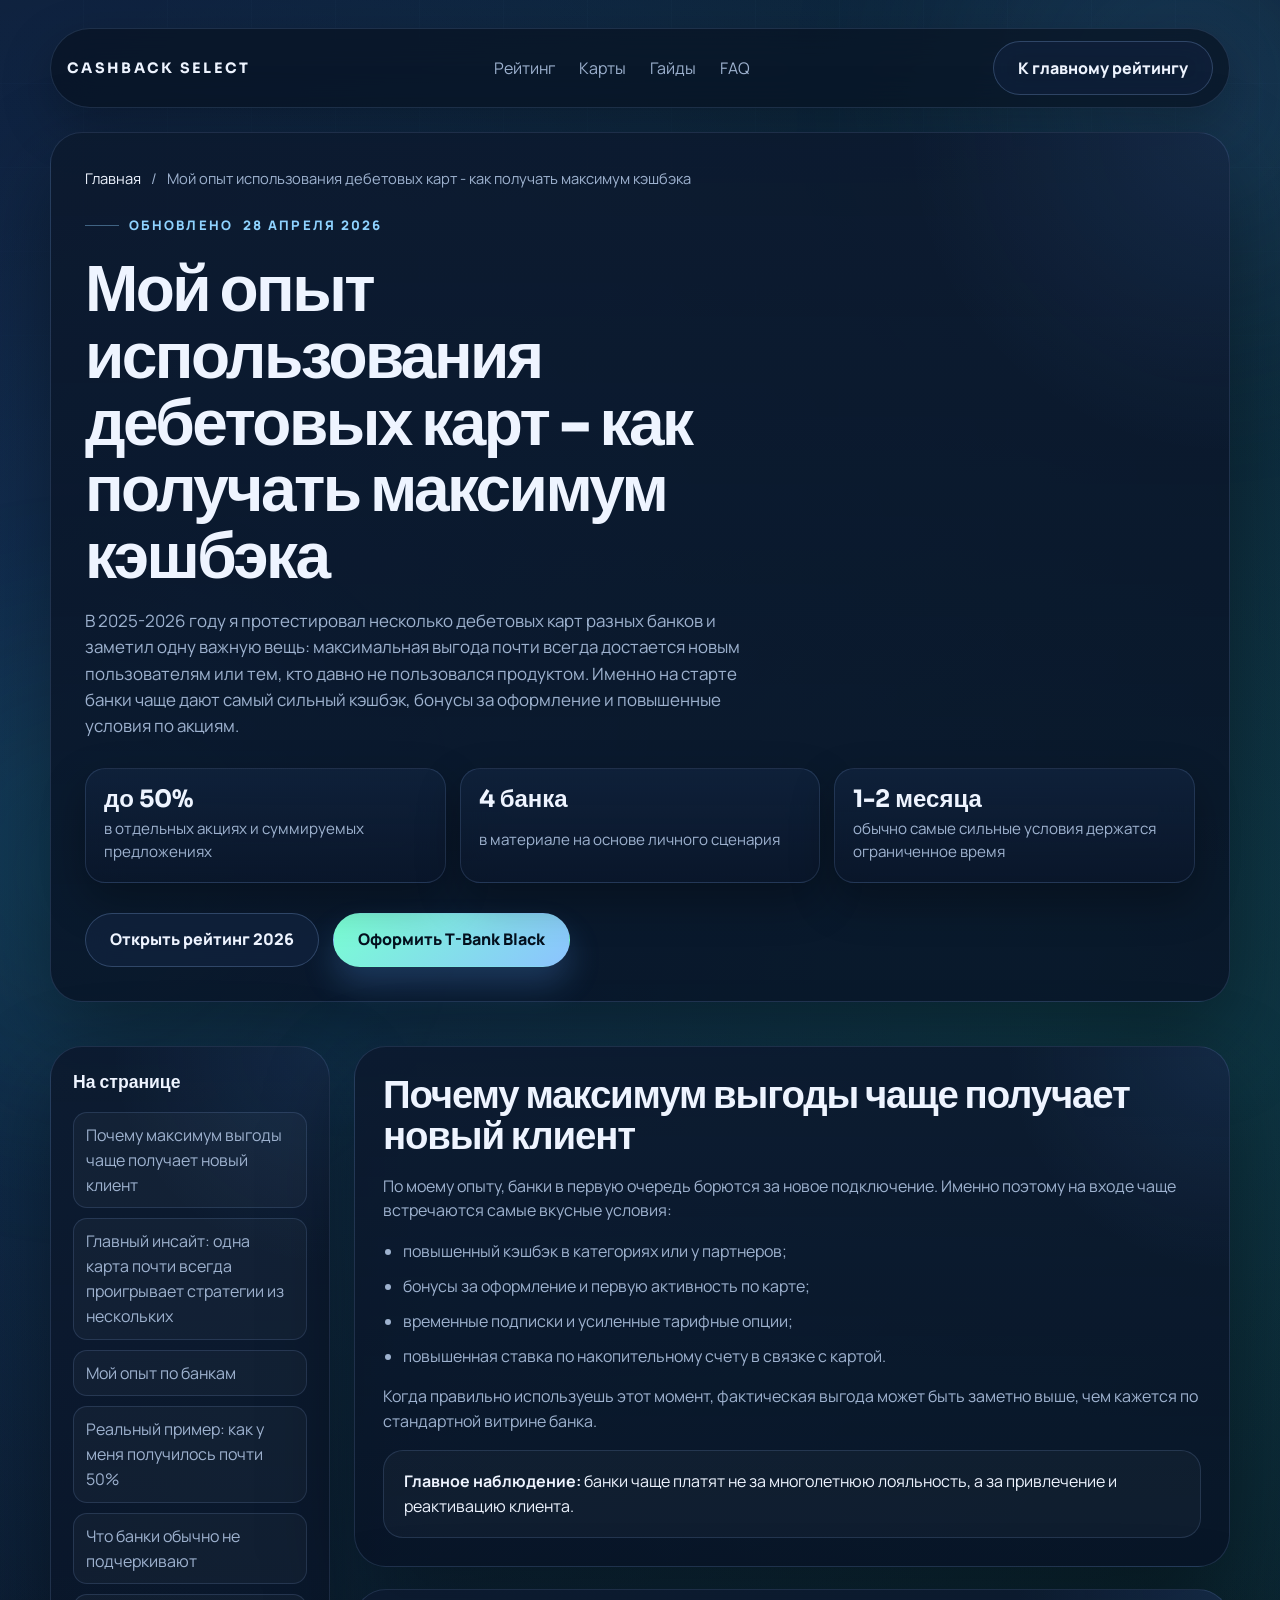
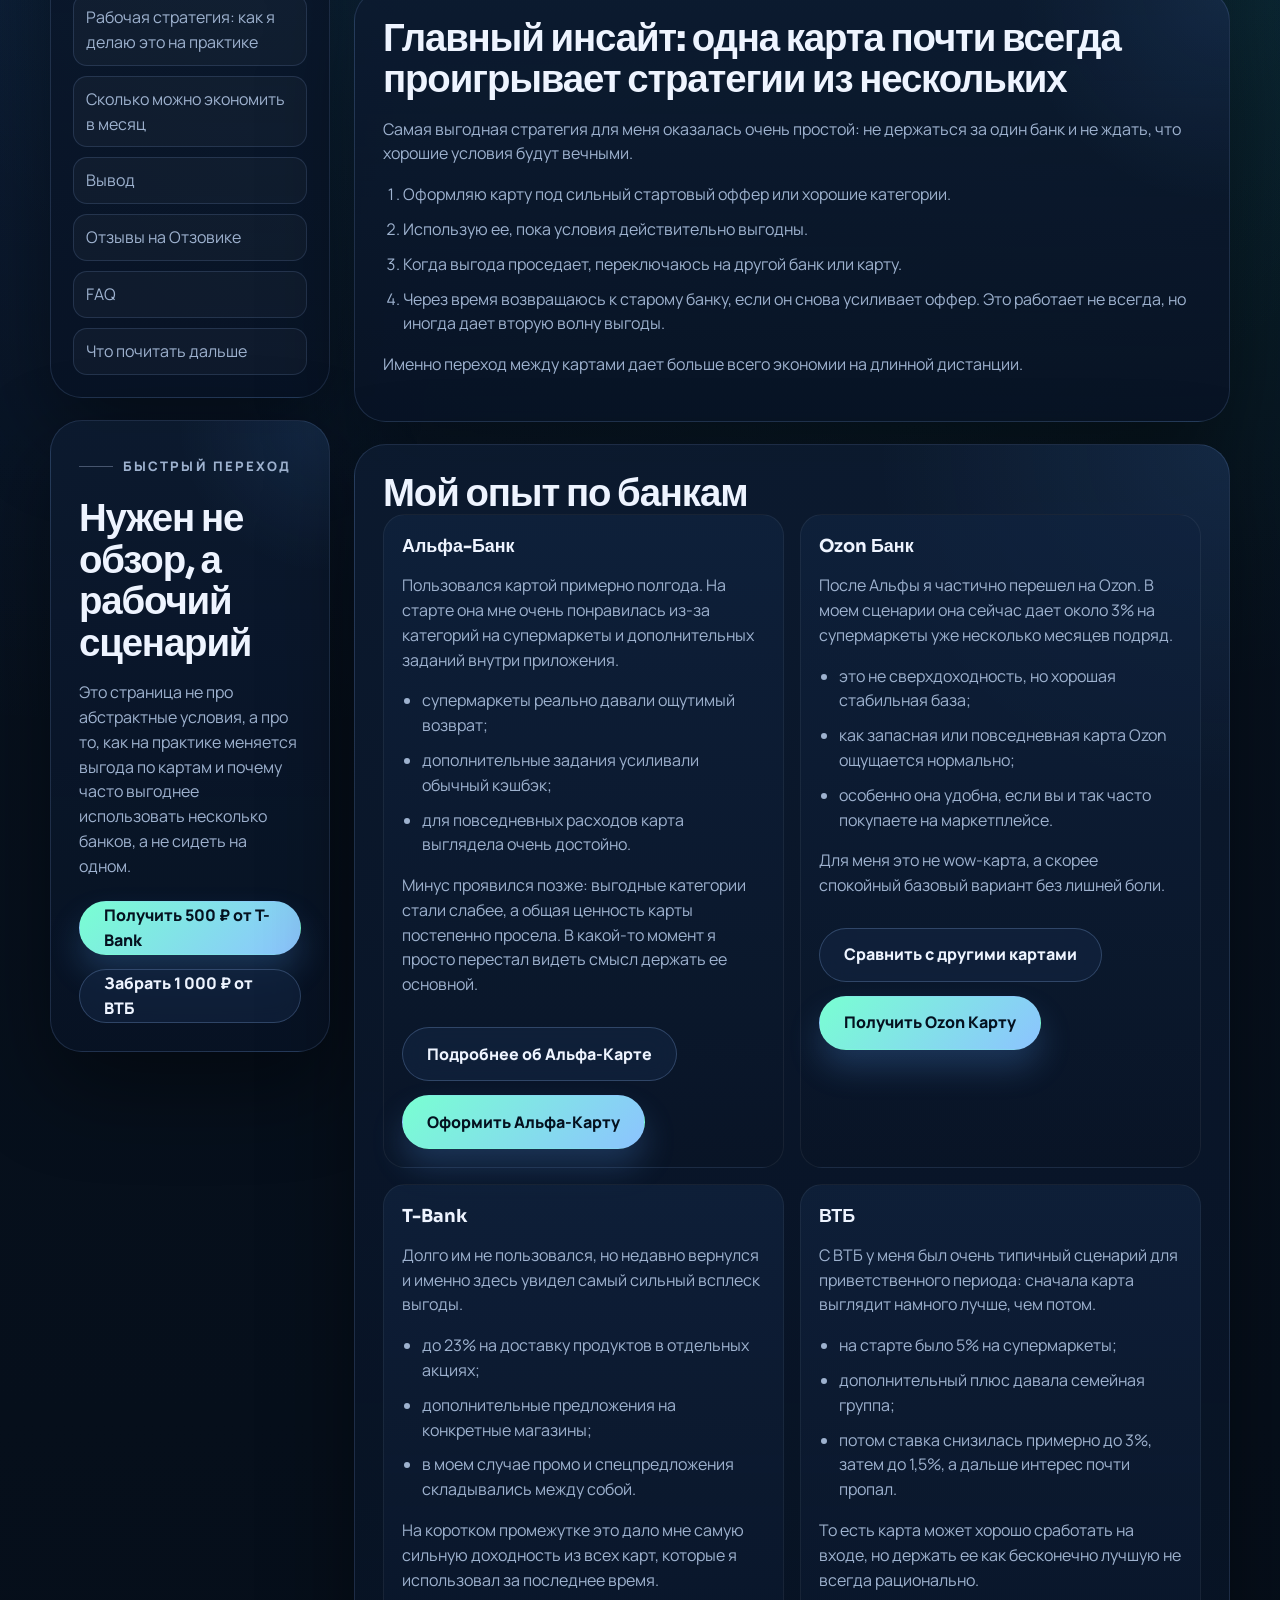
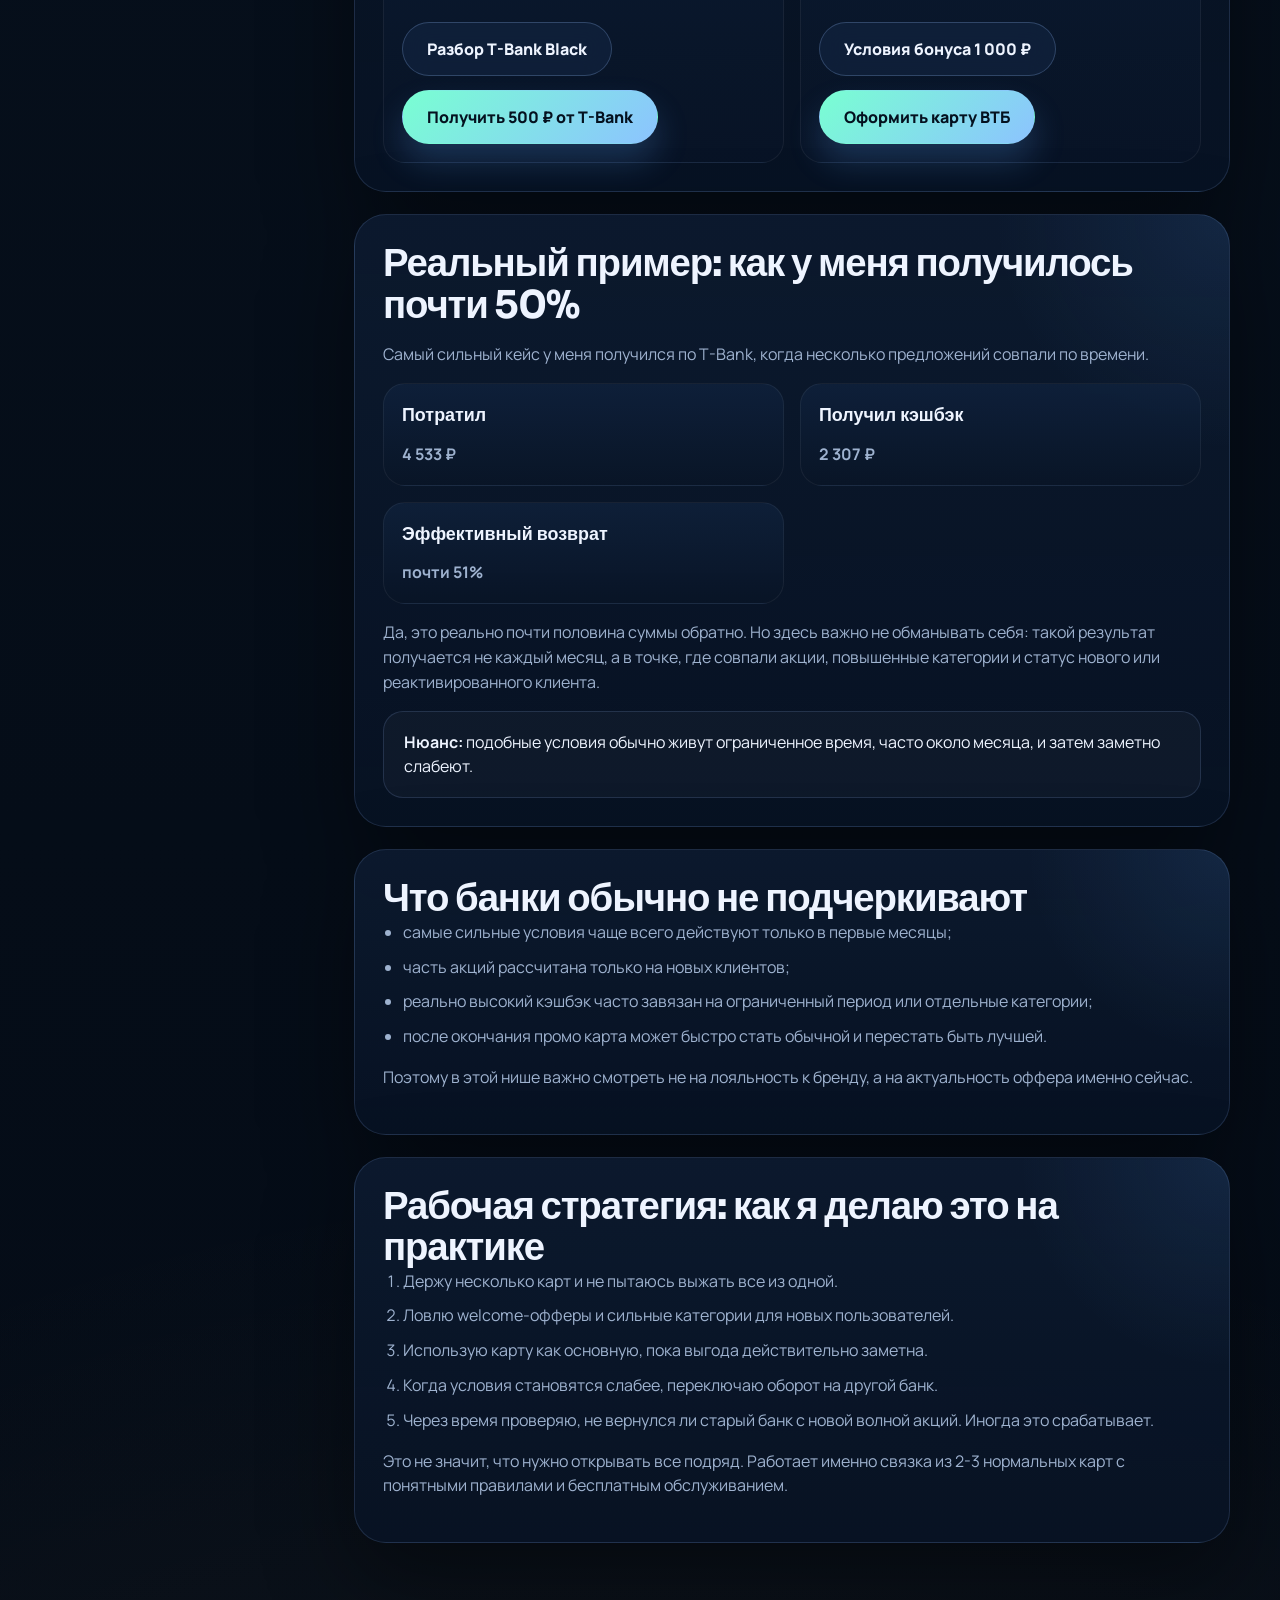
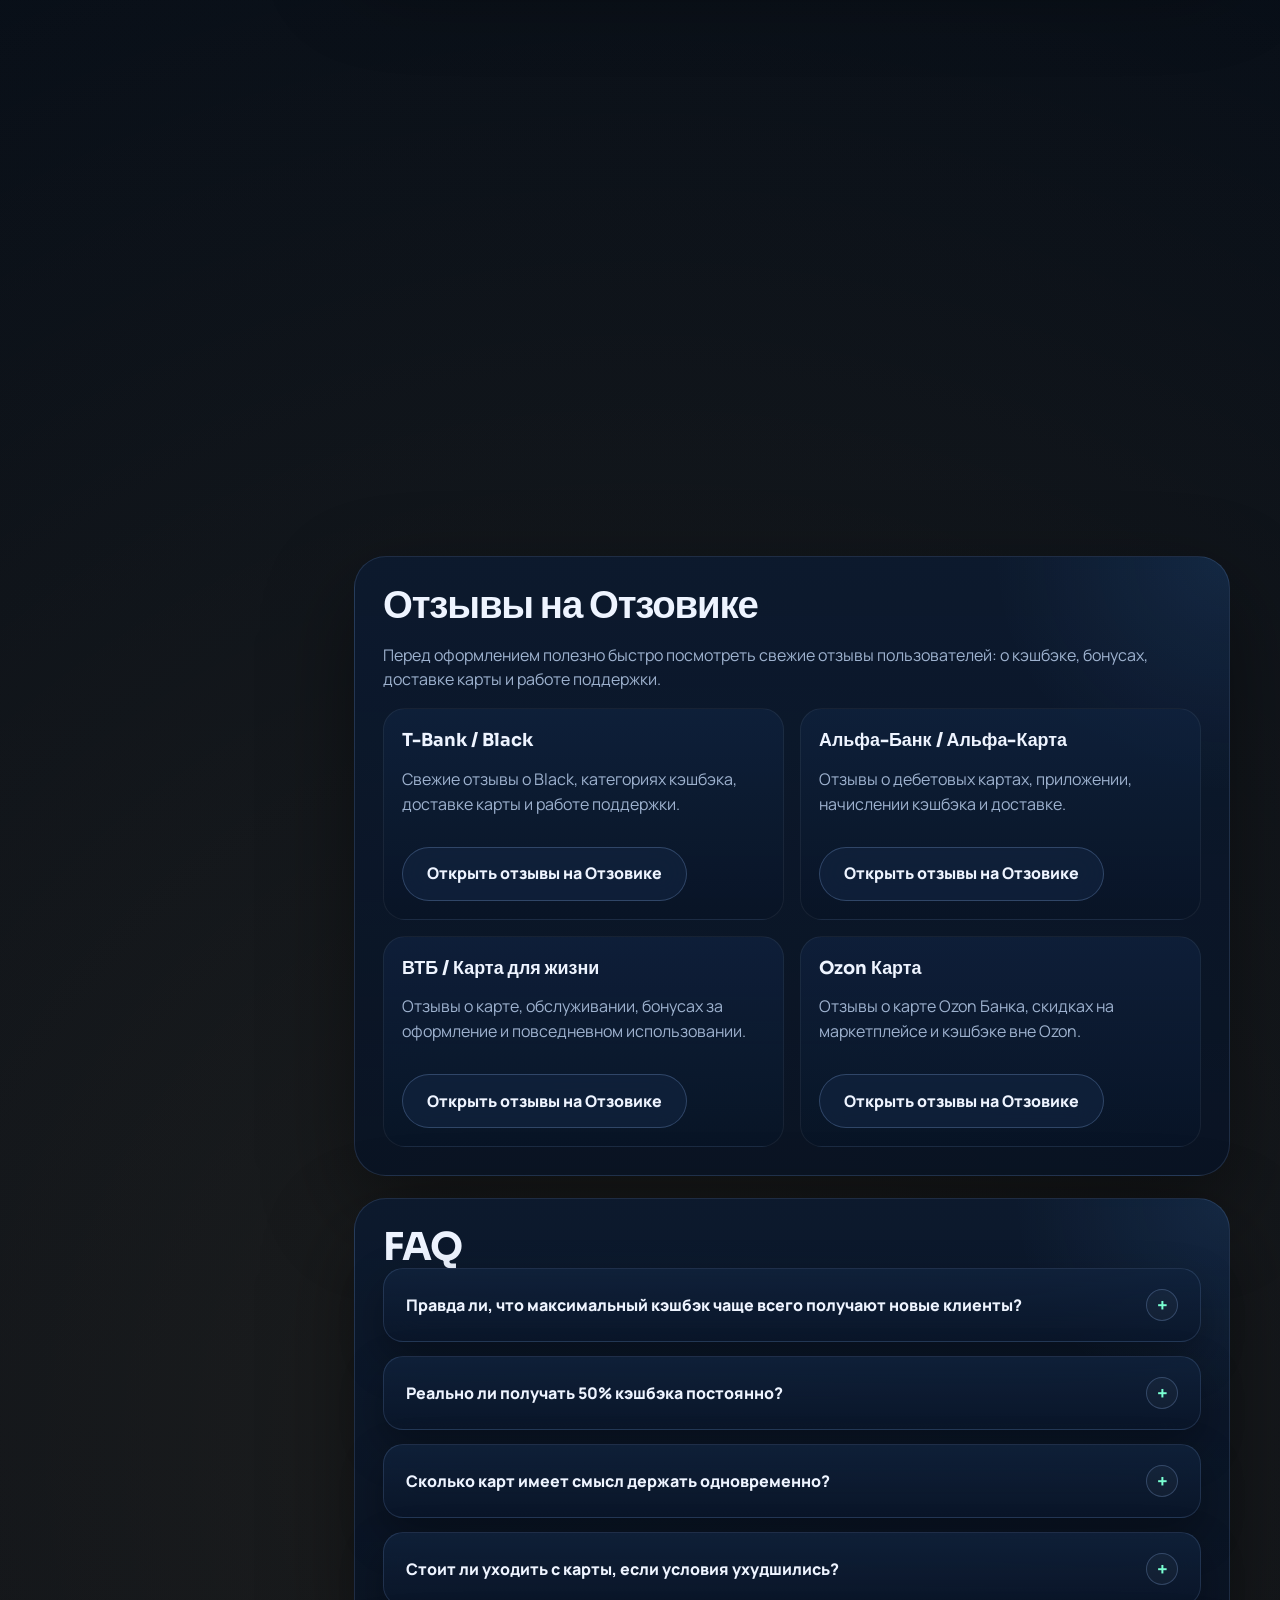
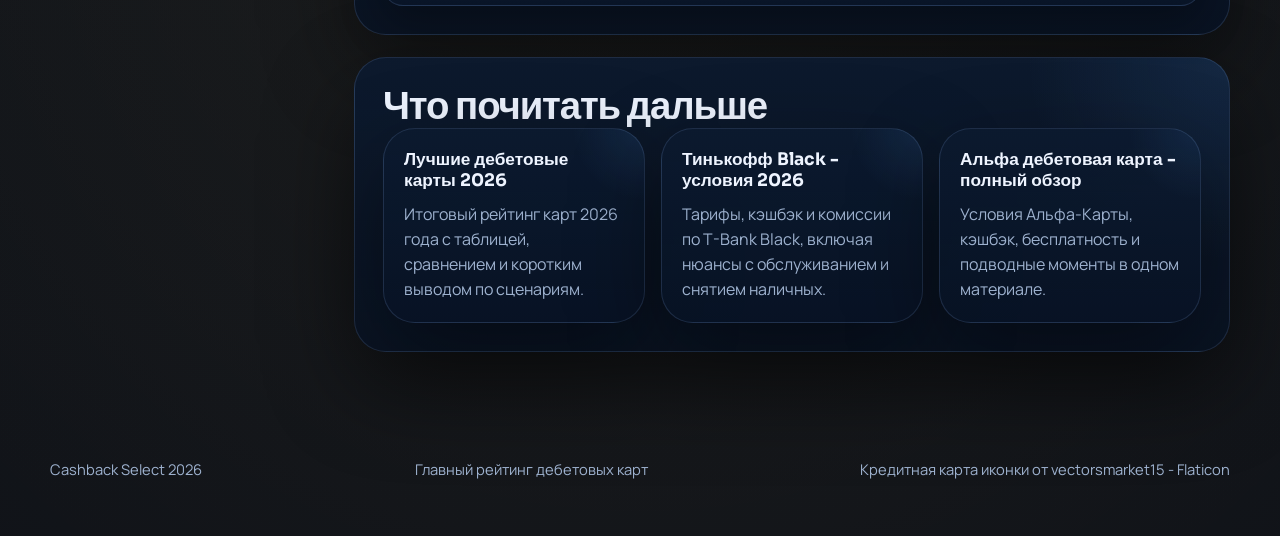
<file: my-debit-card-experience/index.html>
<!DOCTYPE html>
<html lang="ru">
<head>
  <meta charset="UTF-8">
  <meta name="viewport" content="width=device-width, initial-scale=1.0">
  <title>Мой опыт с дебетовыми картами: как получать до 50% кэшбэка в 2026</title>
  <meta name="description" content="Личный опыт использования дебетовых карт в 2025-2026 годах: где кэшбэк реально выше, почему самые сильные условия дают новым клиентам и как я собираю максимум выгоды.">
  <meta name="robots" content="index,follow">
  <meta name="theme-color" content="#081321">
  <style>
    html, body {
      background: #040914;
    }
  </style>
  <link rel="canonical" href="https://topdebitcard.ru/my-debit-card-experience/">
  <meta property="og:type" content="article">
  <meta property="og:title" content="Мой опыт с дебетовыми картами: как получать до 50% кэшбэка в 2026">
  <meta property="og:description" content="Личный опыт использования дебетовых карт в 2025-2026 годах: где кэшбэк реально выше, почему самые сильные условия дают новым клиентам и как я собираю максимум выгоды.">
  <meta property="og:url" content="https://topdebitcard.ru/my-debit-card-experience/">
  <meta property="og:image" content="https://topdebitcard.ru/favicon.png">
  <link rel="icon" type="image/png" href="../favicon.png">
  <link rel="apple-touch-icon" href="../favicon.png">
  <link rel="preconnect" href="https://fonts.googleapis.com">
  <link rel="preconnect" href="https://fonts.gstatic.com" crossorigin>
  <link
    href="https://fonts.googleapis.com/css2?family=Manrope:wght@400;500;700;800&family=Sora:wght@500;600;700;800&display=swap"
    rel="stylesheet"
  >
  <link rel="stylesheet" href="../styles.css">
  <script defer src="../script.js"></script>
  <script type="application/ld+json">
{
  "@context": "https://schema.org",
  "@type": "WebPage",
  "name": "Мой опыт использования дебетовых карт - как получать максимум кэшбэка",
  "description": "Личный опыт использования дебетовых карт в 2025-2026 годах: где кэшбэк реально выше, почему самые сильные условия дают новым клиентам и как я собираю максимум выгоды.",
  "url": "https://topdebitcard.ru/my-debit-card-experience/"
}
  </script>
  <script type="application/ld+json">
{
  "@context": "https://schema.org",
  "@type": "FAQPage",
  "mainEntity": [
    {
      "@type": "Question",
      "name": "Правда ли, что максимальный кэшбэк чаще всего получают новые клиенты?",
      "acceptedAnswer": {
        "@type": "Answer",
        "text": "По моему опыту и по витринам банков это действительно частый сценарий: лучшие офферы чаще привязаны к новому оформлению, первой активности или короткому приветственному периоду."
      }
    },
    {
      "@type": "Question",
      "name": "Реально ли получать 50% кэшбэка постоянно?",
      "acceptedAnswer": {
        "@type": "Answer",
        "text": "Нет, это скорее исключение на сильных акциях и суммировании промо. Как постоянный уровень стоит ориентироваться на более спокойные цифры."
      }
    },
    {
      "@type": "Question",
      "name": "Сколько карт имеет смысл держать одновременно?",
      "acceptedAnswer": {
        "@type": "Answer",
        "text": "Обычно достаточно 2-3 карт под разные сценарии: одна как основная, вторая под сильные категории или бонус, третья как экосистемный или акционный вариант."
      }
    },
    {
      "@type": "Question",
      "name": "Стоит ли уходить с карты, если условия ухудшились?",
      "acceptedAnswer": {
        "@type": "Answer",
        "text": "Если карта перестала давать нормальную выгоду и не нужна вам по другим причинам, да. В этом и состоит вся идея: не сидеть на продукте только по привычке."
      }
    }
  ]
}
  </script>
  <!-- Yandex.Metrika counter -->
  <script type="text/javascript">
    (function(m,e,t,r,i,k,a){
      m[i]=m[i]||function(){(m[i].a=m[i].a||[]).push(arguments)};
      m[i].l=1*new Date();
      for (var j = 0; j < document.scripts.length; j++) {if (document.scripts[j].src === r) { return; }}
      k=e.createElement(t),a=e.getElementsByTagName(t)[0],k.async=1,k.src=r,a.parentNode.insertBefore(k,a);
    })(window, document,"script","https://mc.yandex.ru/metrika/tag.js?id=108760945", "ym");

    ym(108760945, "init", {ssr:true, webvisor:true, clickmap:true, ecommerce:"dataLayer", referrer: document.referrer, url: location.href, accurateTrackBounce:true, trackLinks:true});
  </script>
  <!-- /Yandex.Metrika counter -->
</head>
<body>
  <noscript><div><img src="https://mc.yandex.ru/watch/108760945" style="position:absolute; left:-9999px;" alt=""></div></noscript>
  <div class="site-shell">
    <header class="page-hero">
      <div class="container">
        <nav class="nav">
          <a class="brand" href="../index.html">Cashback Select</a>
          <div class="nav-links">
            <a href="../index.html#rating">Рейтинг</a>
            <a href="../index.html#cards">Карты</a>
            <a href="../index.html#guides">Гайды</a>
            <a href="../index.html#faq">FAQ</a>
          </div>
          <a class="button button--nav" href="../index.html#rating">К главному рейтингу</a>
        </nav>

        <div class="page-hero__panel" data-reveal>
          <div class="breadcrumbs">
            <a href="../index.html">Главная</a>
            <span>/</span>
            <span>Мой опыт использования дебетовых карт - как получать максимум кэшбэка</span>
          </div>
          <p class="eyebrow">Обновлено <span data-verified-date>28 апреля 2026</span></p>
          <h1>Мой опыт использования дебетовых карт - как получать максимум кэшбэка</h1>
          <p class="page-hero__lead">В 2025-2026 году я протестировал несколько дебетовых карт разных банков и заметил одну важную вещь: максимальная выгода почти всегда достается новым пользователям или тем, кто давно не пользовался продуктом. Именно на старте банки чаще дают самый сильный кэшбэк, бонусы за оформление и повышенные условия по акциям.</p>
          <div class="page-facts">
            <div class="metric-card">
              <strong>до 50%</strong>
              <span>в отдельных акциях и суммируемых предложениях</span>
            </div>
            <div class="metric-card">
              <strong>4 банка</strong>
              <span>в материале на основе личного сценария</span>
            </div>
            <div class="metric-card">
              <strong>1-2 месяца</strong>
              <span>обычно самые сильные условия держатся ограниченное время</span>
            </div>
          </div>
          <div class="hero-actions">
              <a class="button button--secondary" href="../best-debit-cards-2026/">Открыть рейтинг 2026</a>
              <a class="button button--primary" data-bank="tbank" href="https://tbank.ru/baf/5VUQwL4JWnQ" target="_blank" rel="nofollow sponsored noopener">Оформить T-Bank Black</a>
          </div>
        </div>
      </div>
    </header>

    <main>
      <section class="section section--article">
        <div class="container">
          <div class="article-layout">
            <div class="article-stack">
              <aside class="toc-card" data-reveal>
                <h2>На странице</h2>
                <div class="toc-list">
              <a href="#intro">Почему максимум выгоды чаще получает новый клиент</a>
              <a href="#insight">Главный инсайт: одна карта почти всегда проигрывает стратегии из нескольких</a>
              <a href="#banks">Мой опыт по банкам</a>
              <a href="#example">Реальный пример: как у меня получилось почти 50%</a>
              <a href="#hidden">Что банки обычно не подчеркивают</a>
              <a href="#strategy">Рабочая стратегия: как я делаю это на практике</a>
              <a href="#income">Сколько можно экономить в месяц</a>
              <a href="#summary">Вывод</a>
              <a href="#otzovik">Отзывы на Отзовике</a>
              <a href="#faq">FAQ</a>
              <a href="#related">Что почитать дальше</a>
                </div>
              </aside>

              <div class="page-cta-panel" data-reveal>
                <p class="section-kicker">Быстрый переход</p>
                <h2>Нужен не обзор, а рабочий сценарий</h2>
                <p>Это страница не про абстрактные условия, а про то, как на практике меняется выгода по картам и почему часто выгоднее использовать несколько банков, а не сидеть на одном.</p>
                <div class="hero-actions">
                <a class="button button--primary" data-bank="tbank" href="https://tbank.ru/baf/5VUQwL4JWnQ" target="_blank" rel="nofollow sponsored noopener">Получить 500 ₽ от T-Bank</a>
                <a class="button button--secondary" data-bank="vtb" href="https://vtb.ru/l/k63b6tp8" target="_blank" rel="nofollow sponsored noopener">Забрать 1 000 ₽ от ВТБ</a>
                </div>
              </div>
            </div>

            <div class="article-stack">
          <section class="article-section" id="intro" data-reveal>
            <h2>Почему максимум выгоды чаще получает новый клиент</h2>

            <p>По моему опыту, банки в первую очередь борются за новое подключение. Именно поэтому на входе чаще встречаются самые вкусные условия:</p>
            <ul class="article-list">
              <li>повышенный кэшбэк в категориях или у партнеров;</li>
              <li>бонусы за оформление и первую активность по карте;</li>
              <li>временные подписки и усиленные тарифные опции;</li>
              <li>повышенная ставка по накопительному счету в связке с картой.</li>
            </ul>
            <p>Когда правильно используешь этот момент, фактическая выгода может быть заметно выше, чем кажется по стандартной витрине банка.</p>
            <div class="content-note">
              <strong>Главное наблюдение:</strong> банки чаще платят не за многолетнюю лояльность, а за привлечение и реактивацию клиента.
            </div>
          </section>

          <section class="article-section" id="insight" data-reveal>
            <h2>Главный инсайт: одна карта почти всегда проигрывает стратегии из нескольких</h2>

            <p>Самая выгодная стратегия для меня оказалась очень простой: не держаться за один банк и не ждать, что хорошие условия будут вечными.</p>
            <ol class="article-ordered">
              <li>Оформляю карту под сильный стартовый оффер или хорошие категории.</li>
              <li>Использую ее, пока условия действительно выгодны.</li>
              <li>Когда выгода проседает, переключаюсь на другой банк или карту.</li>
              <li>Через время возвращаюсь к старому банку, если он снова усиливает оффер. Это работает не всегда, но иногда дает вторую волну выгоды.</li>
            </ol>
            <p>Именно переход между картами дает больше всего экономии на длинной дистанции.</p>
          </section>

          <section class="article-section" id="banks" data-reveal>
            <h2>Мой опыт по банкам</h2>

            <div class="page-card-grid">
              <article class="page-card">
                <h3>Альфа-Банк</h3>
                <p>Пользовался картой примерно полгода. На старте она мне очень понравилась из-за категорий на супермаркеты и дополнительных заданий внутри приложения.</p>
                <ul class="article-list">
                  <li>супермаркеты реально давали ощутимый возврат;</li>
                  <li>дополнительные задания усиливали обычный кэшбэк;</li>
                  <li>для повседневных расходов карта выглядела очень достойно.</li>
                </ul>
                <p>Минус проявился позже: выгодные категории стали слабее, а общая ценность карты постепенно просела. В какой-то момент я просто перестал видеть смысл держать ее основной.</p>
                <div class="hero-actions">
                  <a class="button button--secondary" href="../alfa-debit-card-review/">Подробнее об Альфа-Карте</a>
                  <a class="button button--primary" data-bank="alfabank" href="https://alfa.me/Uv0Efl" target="_blank" rel="nofollow sponsored noopener">Оформить Альфа-Карту</a>
                </div>
              </article>
              <article class="page-card">
                <h3>Ozon Банк</h3>
                <p>После Альфы я частично перешел на Ozon. В моем сценарии она сейчас дает около 3% на супермаркеты уже несколько месяцев подряд.</p>
                <ul class="article-list">
                  <li>это не сверхдоходность, но хорошая стабильная база;</li>
                  <li>как запасная или повседневная карта Ozon ощущается нормально;</li>
                  <li>особенно она удобна, если вы и так часто покупаете на маркетплейсе.</li>
                </ul>
                <p>Для меня это не wow-карта, а скорее спокойный базовый вариант без лишней боли.</p>
                <div class="hero-actions">
                  <a class="button button--secondary" href="../best-debit-cards-2026/">Сравнить с другими картами</a>
                  <a class="button button--primary" data-bank="ozon" href="https://finance.ozon.ru/promo/cards" target="_blank" rel="noopener">Получить Ozon Карту</a>
                </div>
              </article>
              <article class="page-card">
                <h3>T-Bank</h3>
                <p>Долго им не пользовался, но недавно вернулся и именно здесь увидел самый сильный всплеск выгоды.</p>
                <ul class="article-list">
                  <li>до 23% на доставку продуктов в отдельных акциях;</li>
                  <li>дополнительные предложения на конкретные магазины;</li>
                  <li>в моем случае промо и спецпредложения складывались между собой.</li>
                </ul>
                <p>На коротком промежутке это дало мне самую сильную доходность из всех карт, которые я использовал за последнее время.</p>
                <div class="hero-actions">
                  <a class="button button--secondary" href="../tinkoff-black-2026/">Разбор T-Bank Black</a>
                  <a class="button button--primary" data-bank="tbank" href="https://tbank.ru/baf/5VUQwL4JWnQ" target="_blank" rel="nofollow sponsored noopener">Получить 500 ₽ от T-Bank</a>
                </div>
              </article>
              <article class="page-card">
                <h3>ВТБ</h3>
                <p>С ВТБ у меня был очень типичный сценарий для приветственного периода: сначала карта выглядит намного лучше, чем потом.</p>
                <ul class="article-list">
                  <li>на старте было 5% на супермаркеты;</li>
                  <li>дополнительный плюс давала семейная группа;</li>
                  <li>потом ставка снизилась примерно до 3%, затем до 1,5%, а дальше интерес почти пропал.</li>
                </ul>
                <p>То есть карта может хорошо сработать на входе, но держать ее как бесконечно лучшую не всегда рационально.</p>
                <div class="hero-actions">
                  <a class="button button--secondary" href="../debit-card-bonus-1000/">Условия бонуса 1 000 ₽</a>
                  <a class="button button--primary" data-bank="vtb" href="https://vtb.ru/l/k63b6tp8" target="_blank" rel="nofollow sponsored noopener">Оформить карту ВТБ</a>
                </div>
              </article>
            </div>
          </section>

          <section class="article-section" id="example" data-reveal>
            <h2>Реальный пример: как у меня получилось почти 50%</h2>

            <p>Самый сильный кейс у меня получился по T-Bank, когда несколько предложений совпали по времени.</p>
            <div class="page-card-grid">
              <article class="page-card">
                <h3>Потратил</h3>
                <p><strong>4 533 ₽</strong></p>
              </article>
              <article class="page-card">
                <h3>Получил кэшбэк</h3>
                <p><strong>2 307 ₽</strong></p>
              </article>
              <article class="page-card">
                <h3>Эффективный возврат</h3>
                <p><strong>почти 51%</strong></p>
              </article>
            </div>
            <p>Да, это реально почти половина суммы обратно. Но здесь важно не обманывать себя: такой результат получается не каждый месяц, а в точке, где совпали акции, повышенные категории и статус нового или реактивированного клиента.</p>
            <div class="content-note">
              <strong>Нюанс:</strong> подобные условия обычно живут ограниченное время, часто около месяца, и затем заметно слабеют.
            </div>
          </section>

          <section class="article-section" id="hidden" data-reveal>
            <h2>Что банки обычно не подчеркивают</h2>

            <ul class="article-list">
              <li>самые сильные условия чаще всего действуют только в первые месяцы;</li>
              <li>часть акций рассчитана только на новых клиентов;</li>
              <li>реально высокий кэшбэк часто завязан на ограниченный период или отдельные категории;</li>
              <li>после окончания промо карта может быстро стать обычной и перестать быть лучшей.</li>
            </ul>
            <p>Поэтому в этой нише важно смотреть не на лояльность к бренду, а на актуальность оффера именно сейчас.</p>
          </section>

          <section class="article-section" id="strategy" data-reveal>
            <h2>Рабочая стратегия: как я делаю это на практике</h2>

            <ol class="article-ordered">
              <li>Держу несколько карт и не пытаюсь выжать все из одной.</li>
              <li>Ловлю welcome-офферы и сильные категории для новых пользователей.</li>
              <li>Использую карту как основную, пока выгода действительно заметна.</li>
              <li>Когда условия становятся слабее, переключаю оборот на другой банк.</li>
              <li>Через время проверяю, не вернулся ли старый банк с новой волной акций. Иногда это срабатывает.</li>
            </ol>
            <p>Это не значит, что нужно открывать все подряд. Работает именно связка из 2-3 нормальных карт с понятными правилами и бесплатным обслуживанием.</p>
          </section>

          <section class="article-section" id="income" data-reveal>
            <h2>Сколько можно экономить в месяц</h2>

            <p>По моему опыту, если использовать карты осознанно, картина примерно такая:</p>
            <ul class="article-list">
              <li><strong>5-10%</strong> - это реалистичная база на хороших категориях и обычных повседневных покупках;</li>
              <li><strong>20-50%</strong> - это уже уровень отдельных акций, суммируемых промо и сильного приветственного периода;</li>
              <li><strong>1 000-5 000 ₽ в месяц</strong> - вполне реальный диапазон экономии, если у вас нормальный бытовой оборот и вы не держитесь за одну карту годами.</li>
            </ul>
          </section>

          <section class="article-section" id="summary" data-reveal>
            <h2>Вывод</h2>

            <p>Мой главный вывод простой: одна карта почти всегда дает меньше, чем стратегия из нескольких карт и внимательного отношения к акциям. Банки конкурируют за привлечение, и этим действительно можно пользоваться себе в плюс.</p>
            <p>Если хотите повторить мой подход, начинайте с актуальных офферов, не бойтесь менять основной банк и всегда смотрите, где выгода сейчас выше, а не где вы просто привыкли держать карту.</p>
          </section>

              <section class="article-section" id="otzovik" data-reveal>
                <h2>Отзывы на Отзовике</h2>
                <p>Перед оформлением полезно быстро посмотреть свежие отзывы пользователей: о кэшбэке, бонусах, доставке карты и работе поддержки.</p>
                <div class="page-card-grid">
            <article class="page-card">
              <h3>T-Bank / Black</h3>
              <p>Свежие отзывы о Black, категориях кэшбэка, доставке карты и работе поддержки.</p>
              <div class="hero-actions">
                <a class="button button--quiet" href="https://otzovik.com/reviews/t-bank/" target="_blank" rel="nofollow noopener">Открыть отзывы на Отзовике</a>
              </div>
            </article>
            <article class="page-card">
              <h3>Альфа-Банк / Альфа-Карта</h3>
              <p>Отзывы о дебетовых картах, приложении, начислении кэшбэка и доставке.</p>
              <div class="hero-actions">
                <a class="button button--quiet" href="https://otzovik.com/reviews/bank_alfa_bank/" target="_blank" rel="nofollow noopener">Открыть отзывы на Отзовике</a>
              </div>
            </article>
            <article class="page-card">
              <h3>ВТБ / Карта для жизни</h3>
              <p>Отзывы о карте, обслуживании, бонусах за оформление и повседневном использовании.</p>
              <div class="hero-actions">
                <a class="button button--quiet" href="https://otzovik.com/reviews/bank_vtb_24/" target="_blank" rel="nofollow noopener">Открыть отзывы на Отзовике</a>
              </div>
            </article>
            <article class="page-card">
              <h3>Ozon Карта</h3>
              <p>Отзывы о карте Ozon Банка, скидках на маркетплейсе и кэшбэке вне Ozon.</p>
              <div class="hero-actions">
                <a class="button button--quiet" href="https://otzovik.com/reviews/plastikovaya_karta_ozon_bank/" target="_blank" rel="nofollow noopener">Открыть отзывы на Отзовике</a>
              </div>
            </article>
                </div>
              </section>

              <section class="article-section" id="faq" data-reveal>
                <h2>FAQ</h2>
                <div class="faq-list">
            <details class="faq-item">
              <summary>Правда ли, что максимальный кэшбэк чаще всего получают новые клиенты?</summary>
              <p>По моему опыту и по витринам банков это действительно частый сценарий: лучшие офферы чаще привязаны к новому оформлению, первой активности или короткому приветственному периоду.</p>
            </details>
            <details class="faq-item">
              <summary>Реально ли получать 50% кэшбэка постоянно?</summary>
              <p>Нет, это скорее исключение на сильных акциях и суммировании промо. Как постоянный уровень стоит ориентироваться на более спокойные цифры.</p>
            </details>
            <details class="faq-item">
              <summary>Сколько карт имеет смысл держать одновременно?</summary>
              <p>Обычно достаточно 2-3 карт под разные сценарии: одна как основная, вторая под сильные категории или бонус, третья как экосистемный или акционный вариант.</p>
            </details>
            <details class="faq-item">
              <summary>Стоит ли уходить с карты, если условия ухудшились?</summary>
              <p>Если карта перестала давать нормальную выгоду и не нужна вам по другим причинам, да. В этом и состоит вся идея: не сидеть на продукте только по привычке.</p>
            </details>
                </div>
              </section>

              <section class="article-section" id="related" data-reveal>
                <h2>Что почитать дальше</h2>
                <div class="related-grid">
            <article class="related-card">
              <h3><a href="../best-debit-cards-2026/">Лучшие дебетовые карты 2026</a></h3>
              <p>Итоговый рейтинг карт 2026 года с таблицей, сравнением и коротким выводом по сценариям.</p>
            </article>
            <article class="related-card">
              <h3><a href="../tinkoff-black-2026/">Тинькофф Black - условия 2026</a></h3>
              <p>Тарифы, кэшбэк и комиссии по T-Bank Black, включая нюансы с обслуживанием и снятием наличных.</p>
            </article>
            <article class="related-card">
              <h3><a href="../alfa-debit-card-review/">Альфа дебетовая карта - полный обзор</a></h3>
              <p>Условия Альфа-Карты, кэшбэк, бесплатность и подводные моменты в одном материале.</p>
            </article>
                </div>
              </section>
            </div>
          </div>
        </div>
      </section>
    </main>

    <footer class="footer">
      <div class="container footer-inner">
        <p>Cashback Select 2026</p>
        <p><a href="../index.html">Главный рейтинг дебетовых карт</a></p>
        <p><a href="https://www.flaticon.com/ru/free-icons/-" target="_blank" rel="noopener">Кредитная карта иконки от vectorsmarket15 - Flaticon</a></p>
      </div>
    </footer>
  </div>
</body>
</html>
</file>
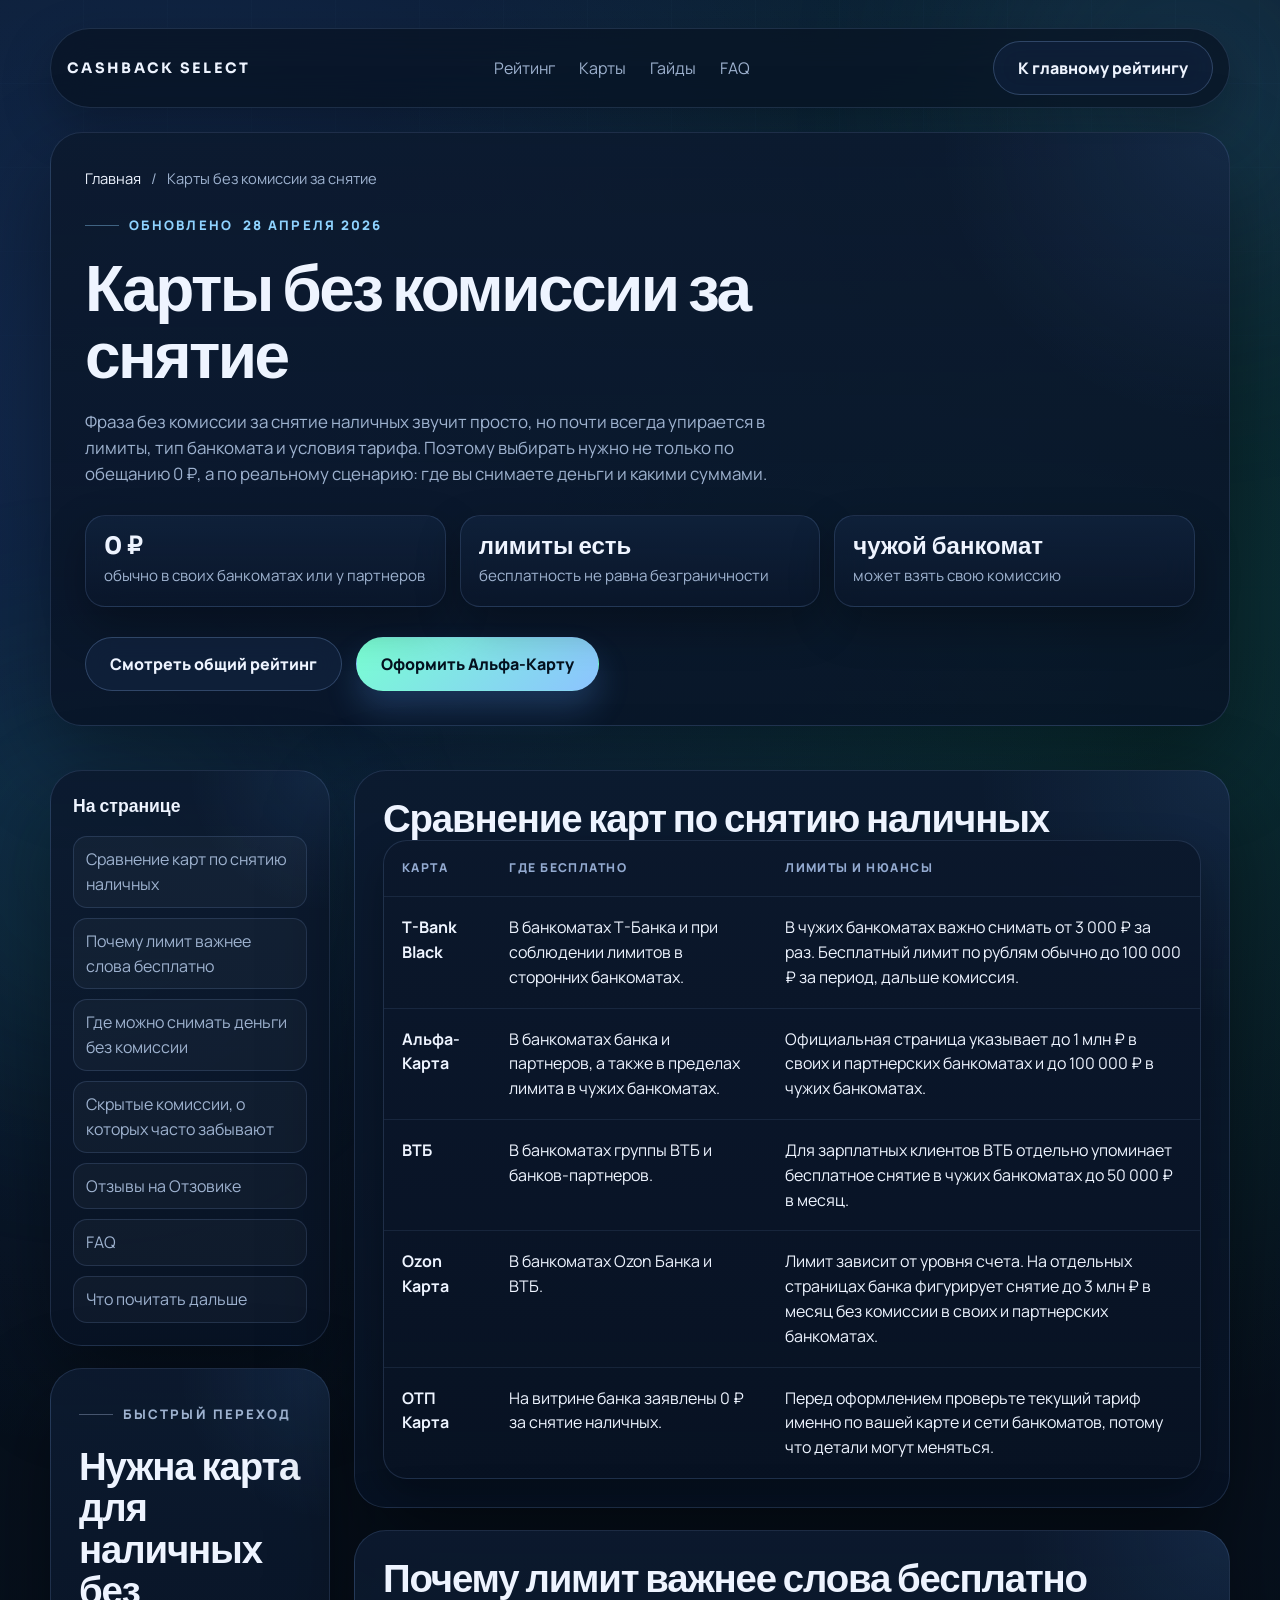
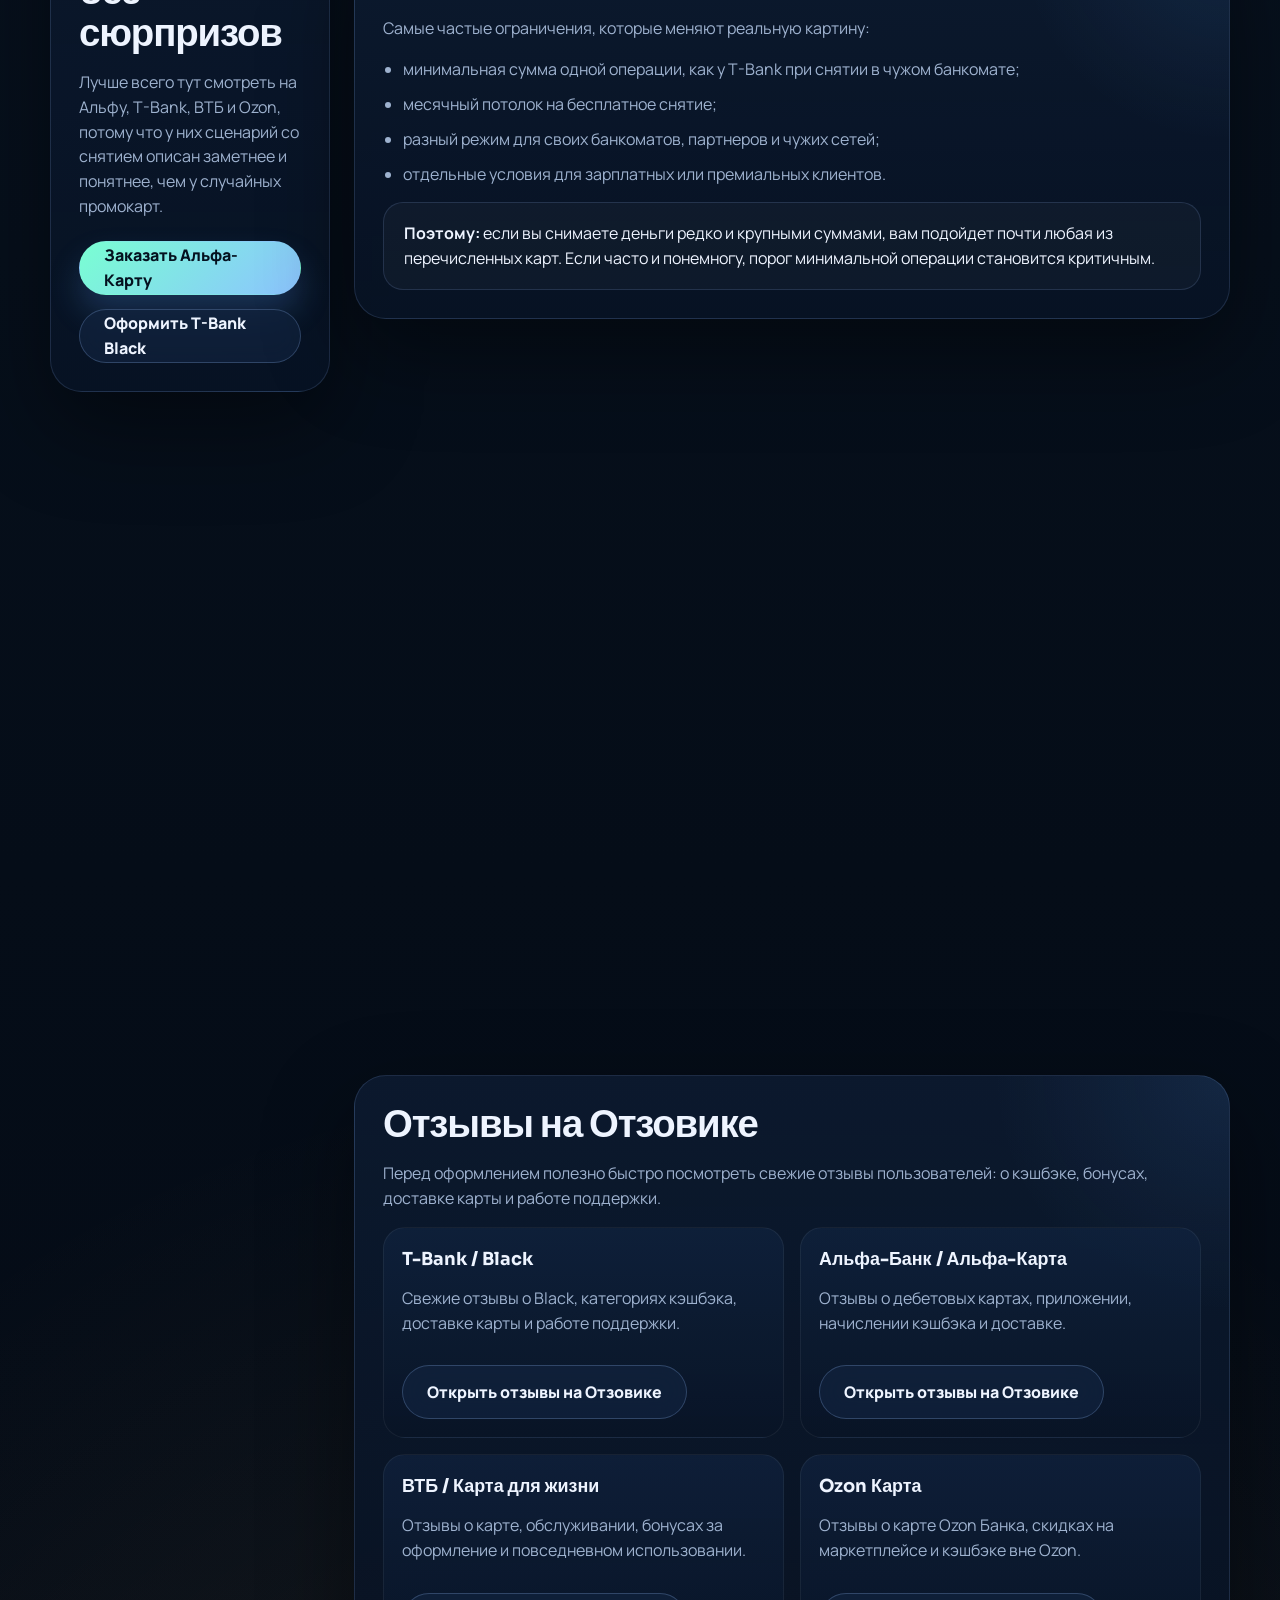
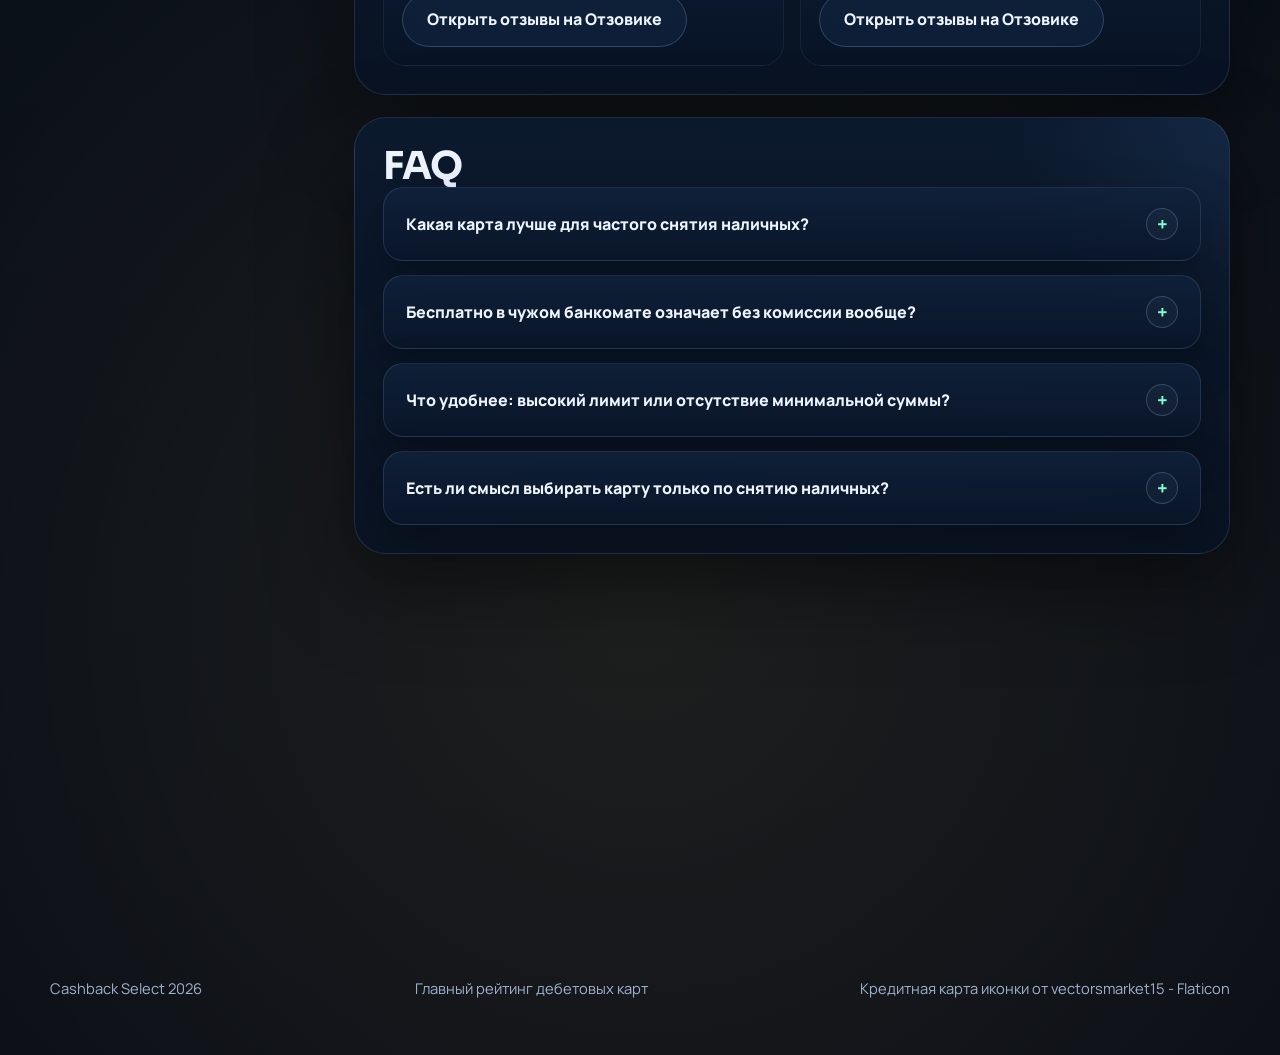
<file: no-fee-cash-withdrawal/index.html>
<!DOCTYPE html>
<html lang="ru">
<head>
  <meta charset="UTF-8">
  <meta name="viewport" content="width=device-width, initial-scale=1.0">
  <title>Дебетовые карты без комиссии за снятие наличных</title>
  <meta name="description" content="Сравнение дебетовых карт без комиссии за снятие наличных: где можно снимать деньги, какие лимиты действуют и какие скрытые комиссии встречаются.">
  <meta name="robots" content="index,follow">
  <meta name="theme-color" content="#081321">
  <style>
    html, body {
      background: #040914;
    }
  </style>
  <link rel="canonical" href="https://topdebitcard.ru/no-fee-cash-withdrawal/">
  <meta property="og:type" content="article">
  <meta property="og:title" content="Дебетовые карты без комиссии за снятие наличных">
  <meta property="og:description" content="Сравнение дебетовых карт без комиссии за снятие наличных: где можно снимать деньги, какие лимиты действуют и какие скрытые комиссии встречаются.">
  <meta property="og:url" content="https://topdebitcard.ru/no-fee-cash-withdrawal/">
  <meta property="og:image" content="https://topdebitcard.ru/favicon.png">
  <link rel="icon" type="image/png" href="../favicon.png">
  <link rel="apple-touch-icon" href="../favicon.png">
  <link rel="preconnect" href="https://fonts.googleapis.com">
  <link rel="preconnect" href="https://fonts.gstatic.com" crossorigin>
  <link
    href="https://fonts.googleapis.com/css2?family=Manrope:wght@400;500;700;800&family=Sora:wght@500;600;700;800&display=swap"
    rel="stylesheet"
  >
  <link rel="stylesheet" href="../styles.css">
  <script defer src="../script.js"></script>
  <script type="application/ld+json">
{
  "@context": "https://schema.org",
  "@type": "WebPage",
  "name": "Карты без комиссии за снятие",
  "description": "Сравнение дебетовых карт без комиссии за снятие наличных: где можно снимать деньги, какие лимиты действуют и какие скрытые комиссии встречаются.",
  "url": "https://topdebitcard.ru/no-fee-cash-withdrawal/"
}
  </script>
  <script type="application/ld+json">
{
  "@context": "https://schema.org",
  "@type": "FAQPage",
  "mainEntity": [
    {
      "@type": "Question",
      "name": "Какая карта лучше для частого снятия наличных?",
      "acceptedAnswer": {
        "@type": "Answer",
        "text": "Если нужен понятный сценарий без сложных условий, чаще всего смотрят Альфу, T-Bank и ВТБ. Для Ozon важно, доступны ли вам банкоматы Ozon или ВТБ."
      }
    },
    {
      "@type": "Question",
      "name": "Бесплатно в чужом банкомате означает без комиссии вообще?",
      "acceptedAnswer": {
        "@type": "Answer",
        "text": "Не всегда. Ваш банк может не брать комиссию, но чужой банкомат иногда показывает собственную доплату."
      }
    },
    {
      "@type": "Question",
      "name": "Что удобнее: высокий лимит или отсутствие минимальной суммы?",
      "acceptedAnswer": {
        "@type": "Answer",
        "text": "Если снимаете редко и много, важнее высокий лимит. Если регулярно снимаете небольшие суммы, важнее отсутствие штрафа за маленькую операцию."
      }
    },
    {
      "@type": "Question",
      "name": "Есть ли смысл выбирать карту только по снятию наличных?",
      "acceptedAnswer": {
        "@type": "Answer",
        "text": "Обычно нет. Лучше смотреть связку из обслуживания, кэшбэка, переводов и того, насколько часто вы вообще пользуетесь наличными."
      }
    }
  ]
}
  </script>
  <!-- Yandex.Metrika counter -->
  <script type="text/javascript">
    (function(m,e,t,r,i,k,a){
      m[i]=m[i]||function(){(m[i].a=m[i].a||[]).push(arguments)};
      m[i].l=1*new Date();
      for (var j = 0; j < document.scripts.length; j++) {if (document.scripts[j].src === r) { return; }}
      k=e.createElement(t),a=e.getElementsByTagName(t)[0],k.async=1,k.src=r,a.parentNode.insertBefore(k,a);
    })(window, document,"script","https://mc.yandex.ru/metrika/tag.js?id=108760945", "ym");

    ym(108760945, "init", {ssr:true, webvisor:true, clickmap:true, ecommerce:"dataLayer", referrer: document.referrer, url: location.href, accurateTrackBounce:true, trackLinks:true});
  </script>
  <!-- /Yandex.Metrika counter -->
</head>
<body>
  <noscript><div><img src="https://mc.yandex.ru/watch/108760945" style="position:absolute; left:-9999px;" alt=""></div></noscript>
  <div class="site-shell">
    <header class="page-hero">
      <div class="container">
        <nav class="nav">
          <a class="brand" href="../index.html">Cashback Select</a>
          <div class="nav-links">
            <a href="../index.html#rating">Рейтинг</a>
            <a href="../index.html#cards">Карты</a>
            <a href="../index.html#guides">Гайды</a>
            <a href="../index.html#faq">FAQ</a>
          </div>
          <a class="button button--nav" href="../index.html#rating">К главному рейтингу</a>
        </nav>

        <div class="page-hero__panel" data-reveal>
          <div class="breadcrumbs">
            <a href="../index.html">Главная</a>
            <span>/</span>
            <span>Карты без комиссии за снятие</span>
          </div>
          <p class="eyebrow">Обновлено <span data-verified-date>28 апреля 2026</span></p>
          <h1>Карты без комиссии за снятие</h1>
          <p class="page-hero__lead">Фраза без комиссии за снятие наличных звучит просто, но почти всегда упирается в лимиты, тип банкомата и условия тарифа. Поэтому выбирать нужно не только по обещанию 0 ₽, а по реальному сценарию: где вы снимаете деньги и какими суммами.</p>
          <div class="page-facts">
            <div class="metric-card">
              <strong>0 ₽</strong>
              <span>обычно в своих банкоматах или у партнеров</span>
            </div>
            <div class="metric-card">
              <strong>лимиты есть</strong>
              <span>бесплатность не равна безграничности</span>
            </div>
            <div class="metric-card">
              <strong>чужой банкомат</strong>
              <span>может взять свою комиссию</span>
            </div>
          </div>
          <div class="hero-actions">
              <a class="button button--secondary" href="../index.html#rating">Смотреть общий рейтинг</a>
              <a class="button button--primary" data-bank="alfabank" href="https://alfa.me/Uv0Efl" target="_blank" rel="nofollow sponsored noopener">Оформить Альфа-Карту</a>
          </div>
        </div>
      </div>
    </header>

    <main>
      <section class="section section--article">
        <div class="container">
          <div class="article-layout">
            <div class="article-stack">
              <aside class="toc-card" data-reveal>
                <h2>На странице</h2>
                <div class="toc-list">
              <a href="#limits-table">Сравнение карт по снятию наличных</a>
              <a href="#limits">Почему лимит важнее слова бесплатно</a>
              <a href="#where">Где можно снимать деньги без комиссии</a>
              <a href="#hidden-fees">Скрытые комиссии, о которых часто забывают</a>
              <a href="#otzovik">Отзывы на Отзовике</a>
              <a href="#faq">FAQ</a>
              <a href="#related">Что почитать дальше</a>
                </div>
              </aside>

              <div class="page-cta-panel" data-reveal>
                <p class="section-kicker">Быстрый переход</p>
                <h2>Нужна карта для наличных без сюрпризов</h2>
                <p>Лучше всего тут смотреть на Альфу, T-Bank, ВТБ и Ozon, потому что у них сценарий со снятием описан заметнее и понятнее, чем у случайных промокарт.</p>
                <div class="hero-actions">
                <a class="button button--primary" data-bank="alfabank" href="https://alfa.me/Uv0Efl" target="_blank" rel="nofollow sponsored noopener">Заказать Альфа-Карту</a>
                <a class="button button--secondary" data-bank="tbank" href="https://tbank.ru/baf/5VUQwL4JWnQ" target="_blank" rel="nofollow sponsored noopener">Оформить T-Bank Black</a>
                </div>
              </div>
            </div>

            <div class="article-stack">
          <section class="article-section" id="limits-table" data-reveal>
            <h2>Сравнение карт по снятию наличных</h2>

            <div class="seo-table-wrap">
              <table class="seo-table">
                <thead>
                  <tr>
                    <th>Карта</th>
                    <th>Где бесплатно</th>
                    <th>Лимиты и нюансы</th>
                  </tr>
                </thead>
                <tbody>
                  <tr>
                    <td data-label="Карта"><strong>T-Bank Black</strong></td>
                    <td data-label="Где бесплатно">В банкоматах Т-Банка и при соблюдении лимитов в сторонних банкоматах.</td>
                    <td data-label="Лимиты и нюансы">В чужих банкоматах важно снимать от 3 000 ₽ за раз. Бесплатный лимит по рублям обычно до 100 000 ₽ за период, дальше комиссия.</td>
                  </tr>
                  <tr>
                    <td data-label="Карта"><strong>Альфа-Карта</strong></td>
                    <td data-label="Где бесплатно">В банкоматах банка и партнеров, а также в пределах лимита в чужих банкоматах.</td>
                    <td data-label="Лимиты и нюансы">Официальная страница указывает до 1 млн ₽ в своих и партнерских банкоматах и до 100 000 ₽ в чужих банкоматах.</td>
                  </tr>
                  <tr>
                    <td data-label="Карта"><strong>ВТБ</strong></td>
                    <td data-label="Где бесплатно">В банкоматах группы ВТБ и банков-партнеров.</td>
                    <td data-label="Лимиты и нюансы">Для зарплатных клиентов ВТБ отдельно упоминает бесплатное снятие в чужих банкоматах до 50 000 ₽ в месяц.</td>
                  </tr>
                  <tr>
                    <td data-label="Карта"><strong>Ozon Карта</strong></td>
                    <td data-label="Где бесплатно">В банкоматах Ozon Банка и ВТБ.</td>
                    <td data-label="Лимиты и нюансы">Лимит зависит от уровня счета. На отдельных страницах банка фигурирует снятие до 3 млн ₽ в месяц без комиссии в своих и партнерских банкоматах.</td>
                  </tr>
                  <tr>
                    <td data-label="Карта"><strong>ОТП Карта</strong></td>
                    <td data-label="Где бесплатно">На витрине банка заявлены 0 ₽ за снятие наличных.</td>
                    <td data-label="Лимиты и нюансы">Перед оформлением проверьте текущий тариф именно по вашей карте и сети банкоматов, потому что детали могут меняться.</td>
                  </tr>
                </tbody>
              </table>
            </div>
          </section>

          <section class="article-section" id="limits" data-reveal>
            <h2>Почему лимит важнее слова бесплатно</h2>

            <p>Самые частые ограничения, которые меняют реальную картину:</p>
            <ul class="article-list">
              <li>минимальная сумма одной операции, как у T-Bank при снятии в чужом банкомате;</li>
              <li>месячный потолок на бесплатное снятие;</li>
              <li>разный режим для своих банкоматов, партнеров и чужих сетей;</li>
              <li>отдельные условия для зарплатных или премиальных клиентов.</li>
            </ul>
            <div class="content-note">
              <strong>Поэтому:</strong> если вы снимаете деньги редко и крупными суммами, вам подойдет почти любая из перечисленных карт. Если часто и понемногу, порог минимальной операции становится критичным.
            </div>
          </section>

          <section class="article-section" id="where" data-reveal>
            <h2>Где можно снимать деньги без комиссии</h2>

            <div class="page-card-grid">
              <article class="page-card">
                <h3>Свои банкоматы</h3>
                <p>Самый безопасный сценарий. Банк обычно прямо показывает карту банкоматов и полные лимиты именно для своей сети.</p>
              </article>
              <article class="page-card">
                <h3>Банки-партнеры</h3>
                <p>У части банков условия почти такие же, как в своей сети. Пример - Ozon и ВТБ.</p>
              </article>
              <article class="page-card">
                <h3>Чужие банкоматы</h3>
                <p>Здесь чаще всего всплывают лимиты по сумме, комиссии за маленькое снятие или отдельная комиссия со стороны владельца банкомата.</p>
              </article>
              <article class="page-card">
                <h3>Снятие за границей</h3>
                <p>Нужно дополнительно смотреть не только тариф банка, но и правила иностранного банкомата, а также конвертацию.</p>
              </article>
            </div>
          </section>

          <section class="article-section" id="hidden-fees" data-reveal>
            <h2>Скрытые комиссии, о которых часто забывают</h2>

            <ul class="article-list">
              <li>комиссия за снятие суммы ниже минимального порога;</li>
              <li>2% или другой процент за превышение месячного лимита;</li>
              <li>комиссия владельца банкомата, даже если ваш банк со своей стороны ничего не берет;</li>
              <li>конвертация и дополнительные расходы в другой валюте или за рубежом.</li>
            </ul>
          </section>

              <section class="article-section" id="otzovik" data-reveal>
                <h2>Отзывы на Отзовике</h2>
                <p>Перед оформлением полезно быстро посмотреть свежие отзывы пользователей: о кэшбэке, бонусах, доставке карты и работе поддержки.</p>
                <div class="page-card-grid">
            <article class="page-card">
              <h3>T-Bank / Black</h3>
              <p>Свежие отзывы о Black, категориях кэшбэка, доставке карты и работе поддержки.</p>
              <div class="hero-actions">
                <a class="button button--quiet" href="https://otzovik.com/reviews/t-bank/" target="_blank" rel="nofollow noopener">Открыть отзывы на Отзовике</a>
              </div>
            </article>
            <article class="page-card">
              <h3>Альфа-Банк / Альфа-Карта</h3>
              <p>Отзывы о дебетовых картах, приложении, начислении кэшбэка и доставке.</p>
              <div class="hero-actions">
                <a class="button button--quiet" href="https://otzovik.com/reviews/bank_alfa_bank/" target="_blank" rel="nofollow noopener">Открыть отзывы на Отзовике</a>
              </div>
            </article>
            <article class="page-card">
              <h3>ВТБ / Карта для жизни</h3>
              <p>Отзывы о карте, обслуживании, бонусах за оформление и повседневном использовании.</p>
              <div class="hero-actions">
                <a class="button button--quiet" href="https://otzovik.com/reviews/bank_vtb_24/" target="_blank" rel="nofollow noopener">Открыть отзывы на Отзовике</a>
              </div>
            </article>
            <article class="page-card">
              <h3>Ozon Карта</h3>
              <p>Отзывы о карте Ozon Банка, скидках на маркетплейсе и кэшбэке вне Ozon.</p>
              <div class="hero-actions">
                <a class="button button--quiet" href="https://otzovik.com/reviews/plastikovaya_karta_ozon_bank/" target="_blank" rel="nofollow noopener">Открыть отзывы на Отзовике</a>
              </div>
            </article>
                </div>
              </section>

              <section class="article-section" id="faq" data-reveal>
                <h2>FAQ</h2>
                <div class="faq-list">
            <details class="faq-item">
              <summary>Какая карта лучше для частого снятия наличных?</summary>
              <p>Если нужен понятный сценарий без сложных условий, чаще всего смотрят Альфу, T-Bank и ВТБ. Для Ozon важно, доступны ли вам банкоматы Ozon или ВТБ.</p>
            </details>
            <details class="faq-item">
              <summary>Бесплатно в чужом банкомате означает без комиссии вообще?</summary>
              <p>Не всегда. Ваш банк может не брать комиссию, но чужой банкомат иногда показывает собственную доплату.</p>
            </details>
            <details class="faq-item">
              <summary>Что удобнее: высокий лимит или отсутствие минимальной суммы?</summary>
              <p>Если снимаете редко и много, важнее высокий лимит. Если регулярно снимаете небольшие суммы, важнее отсутствие штрафа за маленькую операцию.</p>
            </details>
            <details class="faq-item">
              <summary>Есть ли смысл выбирать карту только по снятию наличных?</summary>
              <p>Обычно нет. Лучше смотреть связку из обслуживания, кэшбэка, переводов и того, насколько часто вы вообще пользуетесь наличными.</p>
            </details>
                </div>
              </section>

              <section class="article-section" id="related" data-reveal>
                <h2>Что почитать дальше</h2>
                <div class="related-grid">
            <article class="related-card">
              <h3><a href="../travel-debit-cards/">Карты для путешествий</a></h3>
              <p>Разбираем travel-сценарий без иллюзий: наличные, курс, экосистемы и ограничения за границей.</p>
            </article>
            <article class="related-card">
              <h3><a href="../debit-cards-no-maintenance/">Бесплатные дебетовые карты</a></h3>
              <p>Сравнили карты без платы за обслуживание и отдельно показали, где бесплатность условная, а где настоящая.</p>
            </article>
            <article class="related-card">
              <h3><a href="../which-debit-card-to-choose/">Как выбрать дебетовую карту</a></h3>
              <p>Показываем, по каким критериям выбирать карту под свои траты, а не под чужую рекламу.</p>
            </article>
                </div>
              </section>
            </div>
          </div>
        </div>
      </section>
    </main>

    <footer class="footer">
      <div class="container footer-inner">
        <p>Cashback Select 2026</p>
        <p><a href="../index.html">Главный рейтинг дебетовых карт</a></p>
        <p><a href="https://www.flaticon.com/ru/free-icons/-" target="_blank" rel="noopener">Кредитная карта иконки от vectorsmarket15 - Flaticon</a></p>
      </div>
    </footer>
  </div>
</body>
</html>
</file>
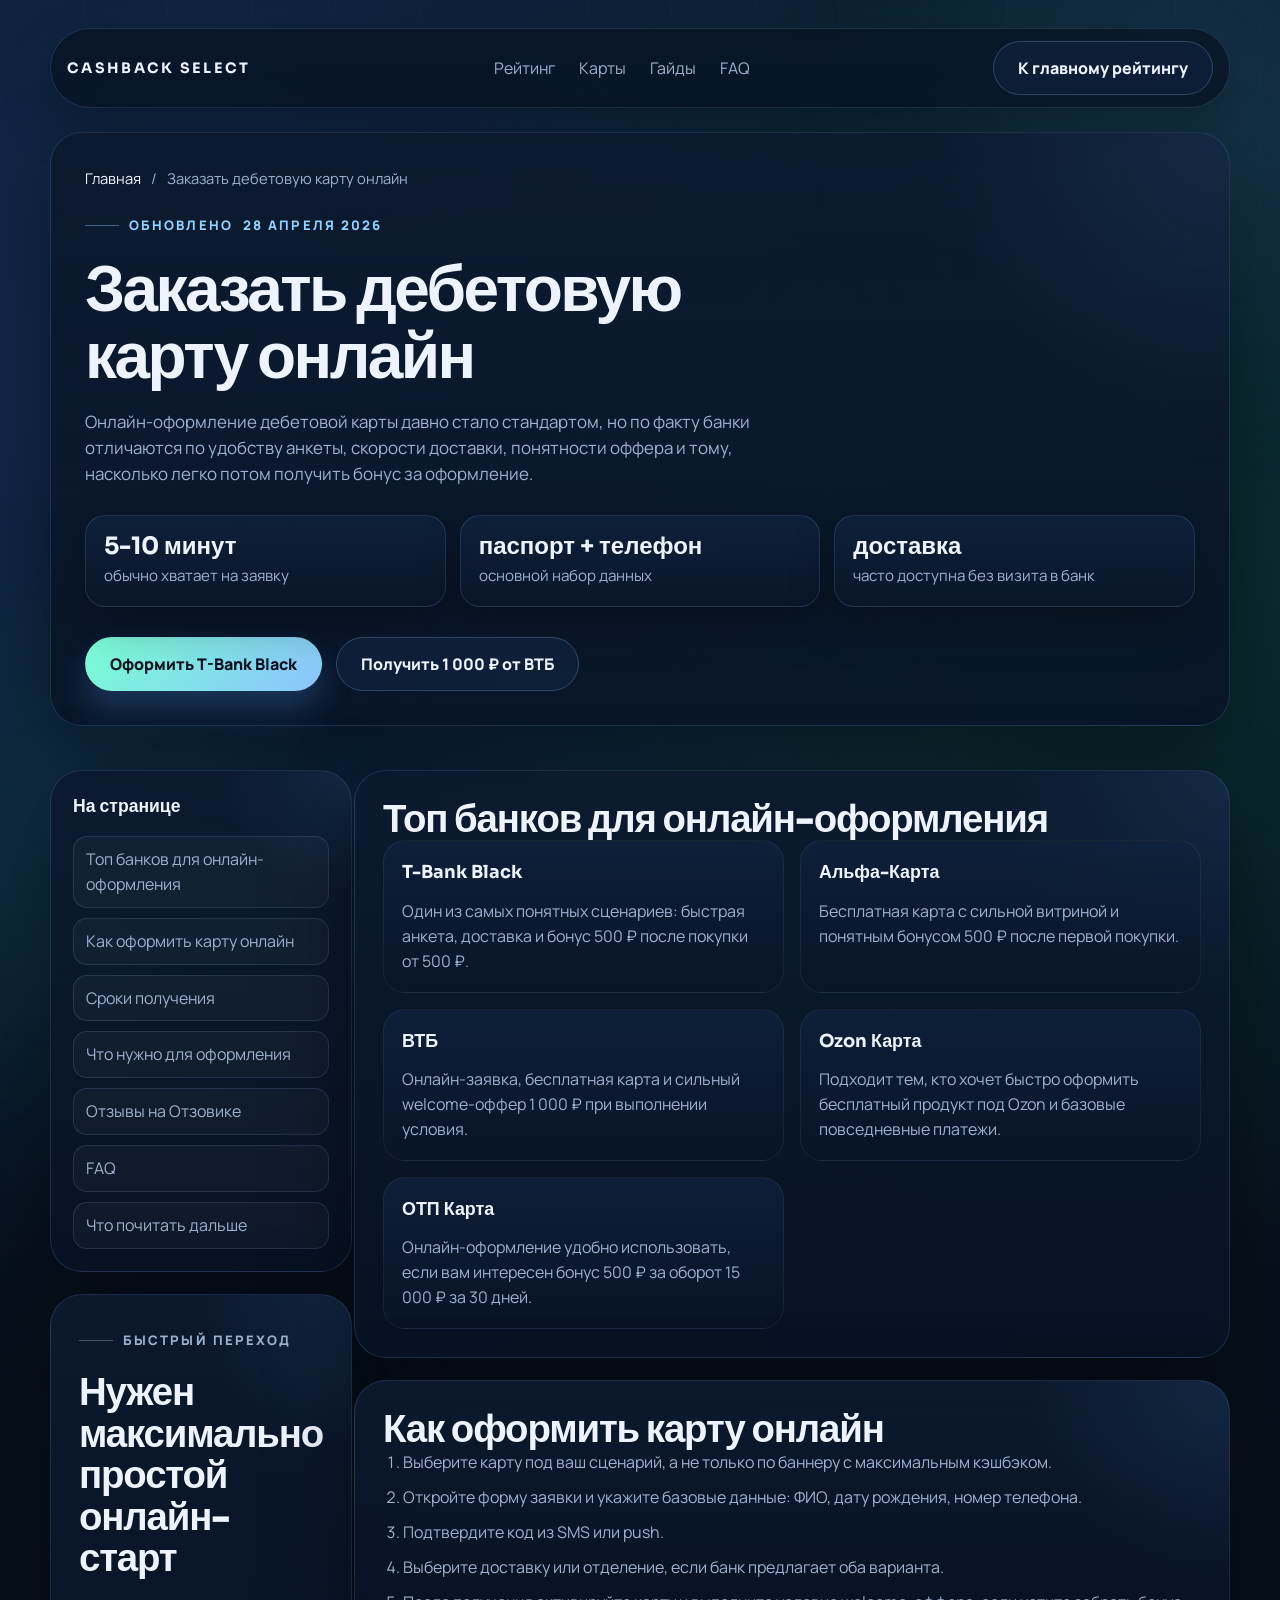
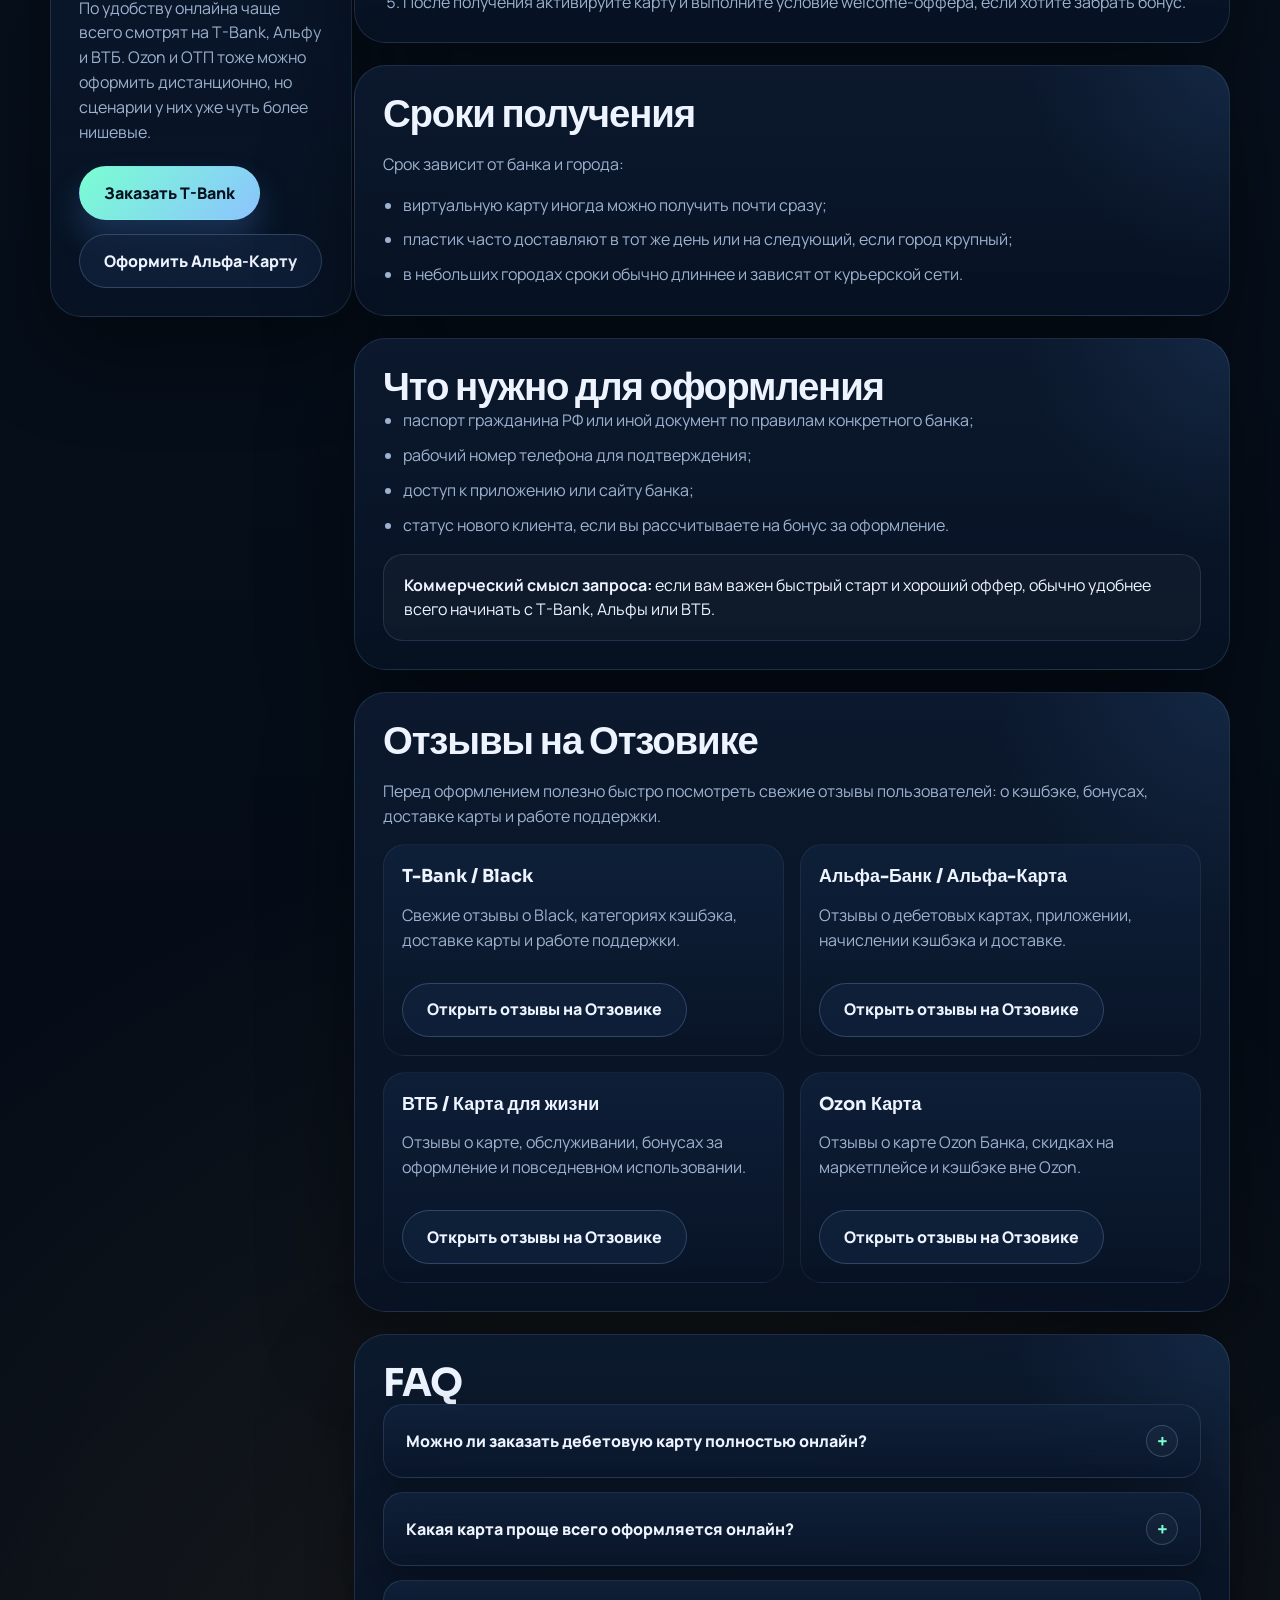
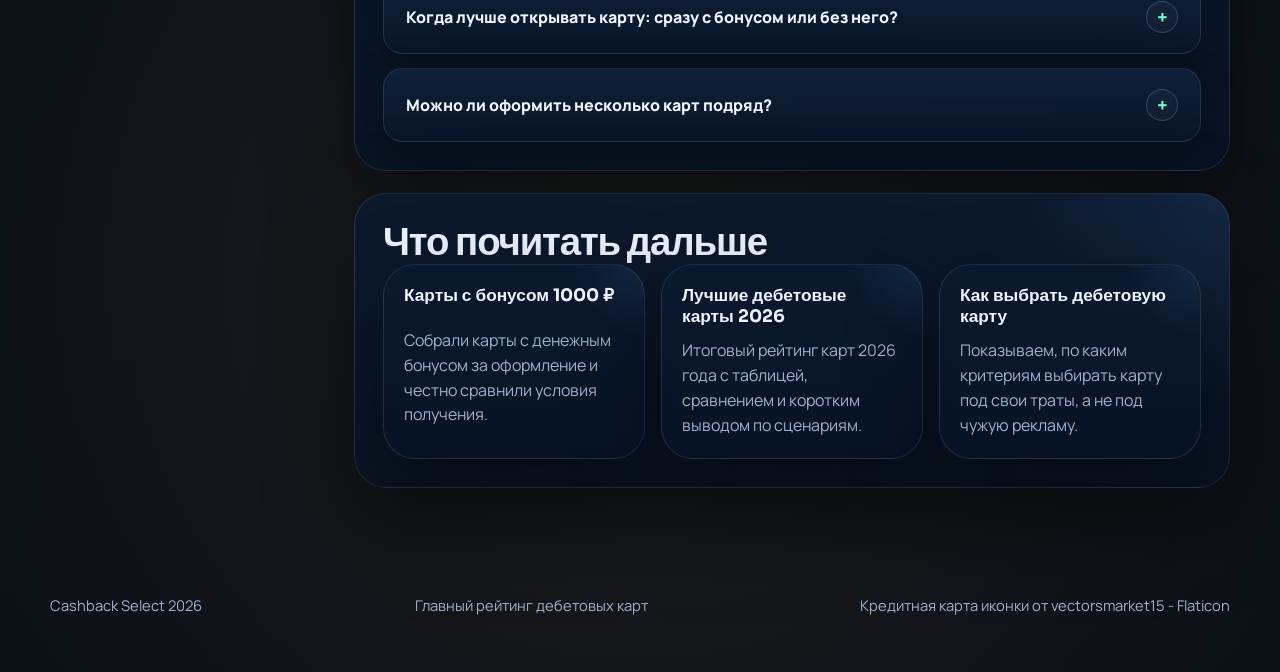
<file: order-debit-card-online/index.html>
<!DOCTYPE html>
<html lang="ru">
<head>
  <meta charset="UTF-8">
  <meta name="viewport" content="width=device-width, initial-scale=1.0">
  <title>Заказать дебетовую карту онлайн в 2026 году</title>
  <meta name="description" content="Как заказать дебетовую карту онлайн: какие банки удобнее, как проходит оформление, сколько ждать карту и какие данные понадобятся.">
  <meta name="robots" content="index,follow">
  <meta name="theme-color" content="#081321">
  <style>
    html, body {
      background: #040914;
    }
  </style>
  <link rel="canonical" href="https://topdebitcard.ru/order-debit-card-online/">
  <meta property="og:type" content="article">
  <meta property="og:title" content="Заказать дебетовую карту онлайн в 2026 году">
  <meta property="og:description" content="Как заказать дебетовую карту онлайн: какие банки удобнее, как проходит оформление, сколько ждать карту и какие данные понадобятся.">
  <meta property="og:url" content="https://topdebitcard.ru/order-debit-card-online/">
  <meta property="og:image" content="https://topdebitcard.ru/favicon.png">
  <link rel="icon" type="image/png" href="../favicon.png">
  <link rel="apple-touch-icon" href="../favicon.png">
  <link rel="preconnect" href="https://fonts.googleapis.com">
  <link rel="preconnect" href="https://fonts.gstatic.com" crossorigin>
  <link
    href="https://fonts.googleapis.com/css2?family=Manrope:wght@400;500;700;800&family=Sora:wght@500;600;700;800&display=swap"
    rel="stylesheet"
  >
  <link rel="stylesheet" href="../styles.css">
  <script defer src="../script.js"></script>
  <script type="application/ld+json">
{
  "@context": "https://schema.org",
  "@type": "WebPage",
  "name": "Заказать дебетовую карту онлайн",
  "description": "Как заказать дебетовую карту онлайн: какие банки удобнее, как проходит оформление, сколько ждать карту и какие данные понадобятся.",
  "url": "https://topdebitcard.ru/order-debit-card-online/"
}
  </script>
  <script type="application/ld+json">
{
  "@context": "https://schema.org",
  "@type": "FAQPage",
  "mainEntity": [
    {
      "@type": "Question",
      "name": "Можно ли заказать дебетовую карту полностью онлайн?",
      "acceptedAnswer": {
        "@type": "Answer",
        "text": "Да. У большинства крупных банков заявка заполняется онлайн, а карту затем доставляют курьером или выдают в отделении."
      }
    },
    {
      "@type": "Question",
      "name": "Какая карта проще всего оформляется онлайн?",
      "acceptedAnswer": {
        "@type": "Answer",
        "text": "Чаще всего пользователи отмечают T-Bank, Альфу и ВТБ как самые понятные по дистанционному оформлению варианты."
      }
    },
    {
      "@type": "Question",
      "name": "Когда лучше открывать карту: сразу с бонусом или без него?",
      "acceptedAnswer": {
        "@type": "Answer",
        "text": "Если банк дает нормальный welcome-оффер без ухудшения тарифа, логично оформлять именно через такую ссылку."
      }
    },
    {
      "@type": "Question",
      "name": "Можно ли оформить несколько карт подряд?",
      "acceptedAnswer": {
        "@type": "Answer",
        "text": "Да, но лучше делать это осознанно: под разные сценарии или офферы, а не просто ради количества заявок."
      }
    }
  ]
}
  </script>
  <!-- Yandex.Metrika counter -->
  <script type="text/javascript">
    (function(m,e,t,r,i,k,a){
      m[i]=m[i]||function(){(m[i].a=m[i].a||[]).push(arguments)};
      m[i].l=1*new Date();
      for (var j = 0; j < document.scripts.length; j++) {if (document.scripts[j].src === r) { return; }}
      k=e.createElement(t),a=e.getElementsByTagName(t)[0],k.async=1,k.src=r,a.parentNode.insertBefore(k,a);
    })(window, document,"script","https://mc.yandex.ru/metrika/tag.js?id=108760945", "ym");

    ym(108760945, "init", {ssr:true, webvisor:true, clickmap:true, ecommerce:"dataLayer", referrer: document.referrer, url: location.href, accurateTrackBounce:true, trackLinks:true});
  </script>
  <!-- /Yandex.Metrika counter -->
</head>
<body>
  <noscript><div><img src="https://mc.yandex.ru/watch/108760945" style="position:absolute; left:-9999px;" alt=""></div></noscript>
  <div class="site-shell">
    <header class="page-hero">
      <div class="container">
        <nav class="nav">
          <a class="brand" href="../index.html">Cashback Select</a>
          <div class="nav-links">
            <a href="../index.html#rating">Рейтинг</a>
            <a href="../index.html#cards">Карты</a>
            <a href="../index.html#guides">Гайды</a>
            <a href="../index.html#faq">FAQ</a>
          </div>
          <a class="button button--nav" href="../index.html#rating">К главному рейтингу</a>
        </nav>

        <div class="page-hero__panel" data-reveal>
          <div class="breadcrumbs">
            <a href="../index.html">Главная</a>
            <span>/</span>
            <span>Заказать дебетовую карту онлайн</span>
          </div>
          <p class="eyebrow">Обновлено <span data-verified-date>28 апреля 2026</span></p>
          <h1>Заказать дебетовую карту онлайн</h1>
          <p class="page-hero__lead">Онлайн-оформление дебетовой карты давно стало стандартом, но по факту банки отличаются по удобству анкеты, скорости доставки, понятности оффера и тому, насколько легко потом получить бонус за оформление.</p>
          <div class="page-facts">
            <div class="metric-card">
              <strong>5-10 минут</strong>
              <span>обычно хватает на заявку</span>
            </div>
            <div class="metric-card">
              <strong>паспорт + телефон</strong>
              <span>основной набор данных</span>
            </div>
            <div class="metric-card">
              <strong>доставка</strong>
              <span>часто доступна без визита в банк</span>
            </div>
          </div>
          <div class="hero-actions">
              <a class="button button--primary" data-bank="tbank" href="https://tbank.ru/baf/5VUQwL4JWnQ" target="_blank" rel="nofollow sponsored noopener">Оформить T-Bank Black</a>
              <a class="button button--secondary" data-bank="vtb" href="https://vtb.ru/l/k63b6tp8" target="_blank" rel="nofollow sponsored noopener">Получить 1 000 ₽ от ВТБ</a>
          </div>
        </div>
      </div>
    </header>

    <main>
      <section class="section section--article">
        <div class="container">
          <div class="article-layout">
            <div class="article-stack">
              <aside class="toc-card" data-reveal>
                <h2>На странице</h2>
                <div class="toc-list">
              <a href="#banks">Топ банков для онлайн-оформления</a>
              <a href="#how">Как оформить карту онлайн</a>
              <a href="#timing">Сроки получения</a>
              <a href="#requirements">Что нужно для оформления</a>
              <a href="#otzovik">Отзывы на Отзовике</a>
              <a href="#faq">FAQ</a>
              <a href="#related">Что почитать дальше</a>
                </div>
              </aside>

              <div class="page-cta-panel" data-reveal>
                <p class="section-kicker">Быстрый переход</p>
                <h2>Нужен максимально простой онлайн-старт</h2>
                <p>По удобству онлайна чаще всего смотрят на T-Bank, Альфу и ВТБ. Ozon и ОТП тоже можно оформить дистанционно, но сценарии у них уже чуть более нишевые.</p>
                <div class="hero-actions">
                <a class="button button--primary" data-bank="tbank" href="https://tbank.ru/baf/5VUQwL4JWnQ" target="_blank" rel="nofollow sponsored noopener">Заказать T-Bank</a>
                <a class="button button--secondary" data-bank="alfabank" href="https://alfa.me/Uv0Efl" target="_blank" rel="nofollow sponsored noopener">Оформить Альфа-Карту</a>
                </div>
              </div>
            </div>

            <div class="article-stack">
          <section class="article-section" id="banks" data-reveal>
            <h2>Топ банков для онлайн-оформления</h2>

            <div class="page-card-grid">
              <article class="page-card">
                <h3>T-Bank Black</h3>
                <p>Один из самых понятных сценариев: быстрая анкета, доставка и бонус 500 ₽ после покупки от 500 ₽.</p>
              </article>
              <article class="page-card">
                <h3>Альфа-Карта</h3>
                <p>Бесплатная карта с сильной витриной и понятным бонусом 500 ₽ после первой покупки.</p>
              </article>
              <article class="page-card">
                <h3>ВТБ</h3>
                <p>Онлайн-заявка, бесплатная карта и сильный welcome-оффер 1 000 ₽ при выполнении условия.</p>
              </article>
              <article class="page-card">
                <h3>Ozon Карта</h3>
                <p>Подходит тем, кто хочет быстро оформить бесплатный продукт под Ozon и базовые повседневные платежи.</p>
              </article>
              <article class="page-card">
                <h3>ОТП Карта</h3>
                <p>Онлайн-оформление удобно использовать, если вам интересен бонус 500 ₽ за оборот 15 000 ₽ за 30 дней.</p>
              </article>
            </div>
          </section>

          <section class="article-section" id="how" data-reveal>
            <h2>Как оформить карту онлайн</h2>

            <ol class="article-ordered">
              <li>Выберите карту под ваш сценарий, а не только по баннеру с максимальным кэшбэком.</li>
              <li>Откройте форму заявки и укажите базовые данные: ФИО, дату рождения, номер телефона.</li>
              <li>Подтвердите код из SMS или push.</li>
              <li>Выберите доставку или отделение, если банк предлагает оба варианта.</li>
              <li>После получения активируйте карту и выполните условие welcome-оффера, если хотите забрать бонус.</li>
            </ol>
          </section>

          <section class="article-section" id="timing" data-reveal>
            <h2>Сроки получения</h2>

            <p>Срок зависит от банка и города:</p>
            <ul class="article-list">
              <li>виртуальную карту иногда можно получить почти сразу;</li>
              <li>пластик часто доставляют в тот же день или на следующий, если город крупный;</li>
              <li>в небольших городах сроки обычно длиннее и зависят от курьерской сети.</li>
            </ul>
          </section>

          <section class="article-section" id="requirements" data-reveal>
            <h2>Что нужно для оформления</h2>

            <ul class="article-list">
              <li>паспорт гражданина РФ или иной документ по правилам конкретного банка;</li>
              <li>рабочий номер телефона для подтверждения;</li>
              <li>доступ к приложению или сайту банка;</li>
              <li>статус нового клиента, если вы рассчитываете на бонус за оформление.</li>
            </ul>
            <div class="content-note">
              <strong>Коммерческий смысл запроса:</strong> если вам важен быстрый старт и хороший оффер, обычно удобнее всего начинать с T-Bank, Альфы или ВТБ.
            </div>
          </section>

              <section class="article-section" id="otzovik" data-reveal>
                <h2>Отзывы на Отзовике</h2>
                <p>Перед оформлением полезно быстро посмотреть свежие отзывы пользователей: о кэшбэке, бонусах, доставке карты и работе поддержки.</p>
                <div class="page-card-grid">
            <article class="page-card">
              <h3>T-Bank / Black</h3>
              <p>Свежие отзывы о Black, категориях кэшбэка, доставке карты и работе поддержки.</p>
              <div class="hero-actions">
                <a class="button button--quiet" href="https://otzovik.com/reviews/t-bank/" target="_blank" rel="nofollow noopener">Открыть отзывы на Отзовике</a>
              </div>
            </article>
            <article class="page-card">
              <h3>Альфа-Банк / Альфа-Карта</h3>
              <p>Отзывы о дебетовых картах, приложении, начислении кэшбэка и доставке.</p>
              <div class="hero-actions">
                <a class="button button--quiet" href="https://otzovik.com/reviews/bank_alfa_bank/" target="_blank" rel="nofollow noopener">Открыть отзывы на Отзовике</a>
              </div>
            </article>
            <article class="page-card">
              <h3>ВТБ / Карта для жизни</h3>
              <p>Отзывы о карте, обслуживании, бонусах за оформление и повседневном использовании.</p>
              <div class="hero-actions">
                <a class="button button--quiet" href="https://otzovik.com/reviews/bank_vtb_24/" target="_blank" rel="nofollow noopener">Открыть отзывы на Отзовике</a>
              </div>
            </article>
            <article class="page-card">
              <h3>Ozon Карта</h3>
              <p>Отзывы о карте Ozon Банка, скидках на маркетплейсе и кэшбэке вне Ozon.</p>
              <div class="hero-actions">
                <a class="button button--quiet" href="https://otzovik.com/reviews/plastikovaya_karta_ozon_bank/" target="_blank" rel="nofollow noopener">Открыть отзывы на Отзовике</a>
              </div>
            </article>
                </div>
              </section>

              <section class="article-section" id="faq" data-reveal>
                <h2>FAQ</h2>
                <div class="faq-list">
            <details class="faq-item">
              <summary>Можно ли заказать дебетовую карту полностью онлайн?</summary>
              <p>Да. У большинства крупных банков заявка заполняется онлайн, а карту затем доставляют курьером или выдают в отделении.</p>
            </details>
            <details class="faq-item">
              <summary>Какая карта проще всего оформляется онлайн?</summary>
              <p>Чаще всего пользователи отмечают T-Bank, Альфу и ВТБ как самые понятные по дистанционному оформлению варианты.</p>
            </details>
            <details class="faq-item">
              <summary>Когда лучше открывать карту: сразу с бонусом или без него?</summary>
              <p>Если банк дает нормальный welcome-оффер без ухудшения тарифа, логично оформлять именно через такую ссылку.</p>
            </details>
            <details class="faq-item">
              <summary>Можно ли оформить несколько карт подряд?</summary>
              <p>Да, но лучше делать это осознанно: под разные сценарии или офферы, а не просто ради количества заявок.</p>
            </details>
                </div>
              </section>

              <section class="article-section" id="related" data-reveal>
                <h2>Что почитать дальше</h2>
                <div class="related-grid">
            <article class="related-card">
              <h3><a href="../debit-card-bonus-1000/">Карты с бонусом 1000 ₽</a></h3>
              <p>Собрали карты с денежным бонусом за оформление и честно сравнили условия получения.</p>
            </article>
            <article class="related-card">
              <h3><a href="../best-debit-cards-2026/">Лучшие дебетовые карты 2026</a></h3>
              <p>Итоговый рейтинг карт 2026 года с таблицей, сравнением и коротким выводом по сценариям.</p>
            </article>
            <article class="related-card">
              <h3><a href="../which-debit-card-to-choose/">Как выбрать дебетовую карту</a></h3>
              <p>Показываем, по каким критериям выбирать карту под свои траты, а не под чужую рекламу.</p>
            </article>
                </div>
              </section>
            </div>
          </div>
        </div>
      </section>
    </main>

    <footer class="footer">
      <div class="container footer-inner">
        <p>Cashback Select 2026</p>
        <p><a href="../index.html">Главный рейтинг дебетовых карт</a></p>
        <p><a href="https://www.flaticon.com/ru/free-icons/-" target="_blank" rel="noopener">Кредитная карта иконки от vectorsmarket15 - Flaticon</a></p>
      </div>
    </footer>
  </div>
</body>
</html>
</file>
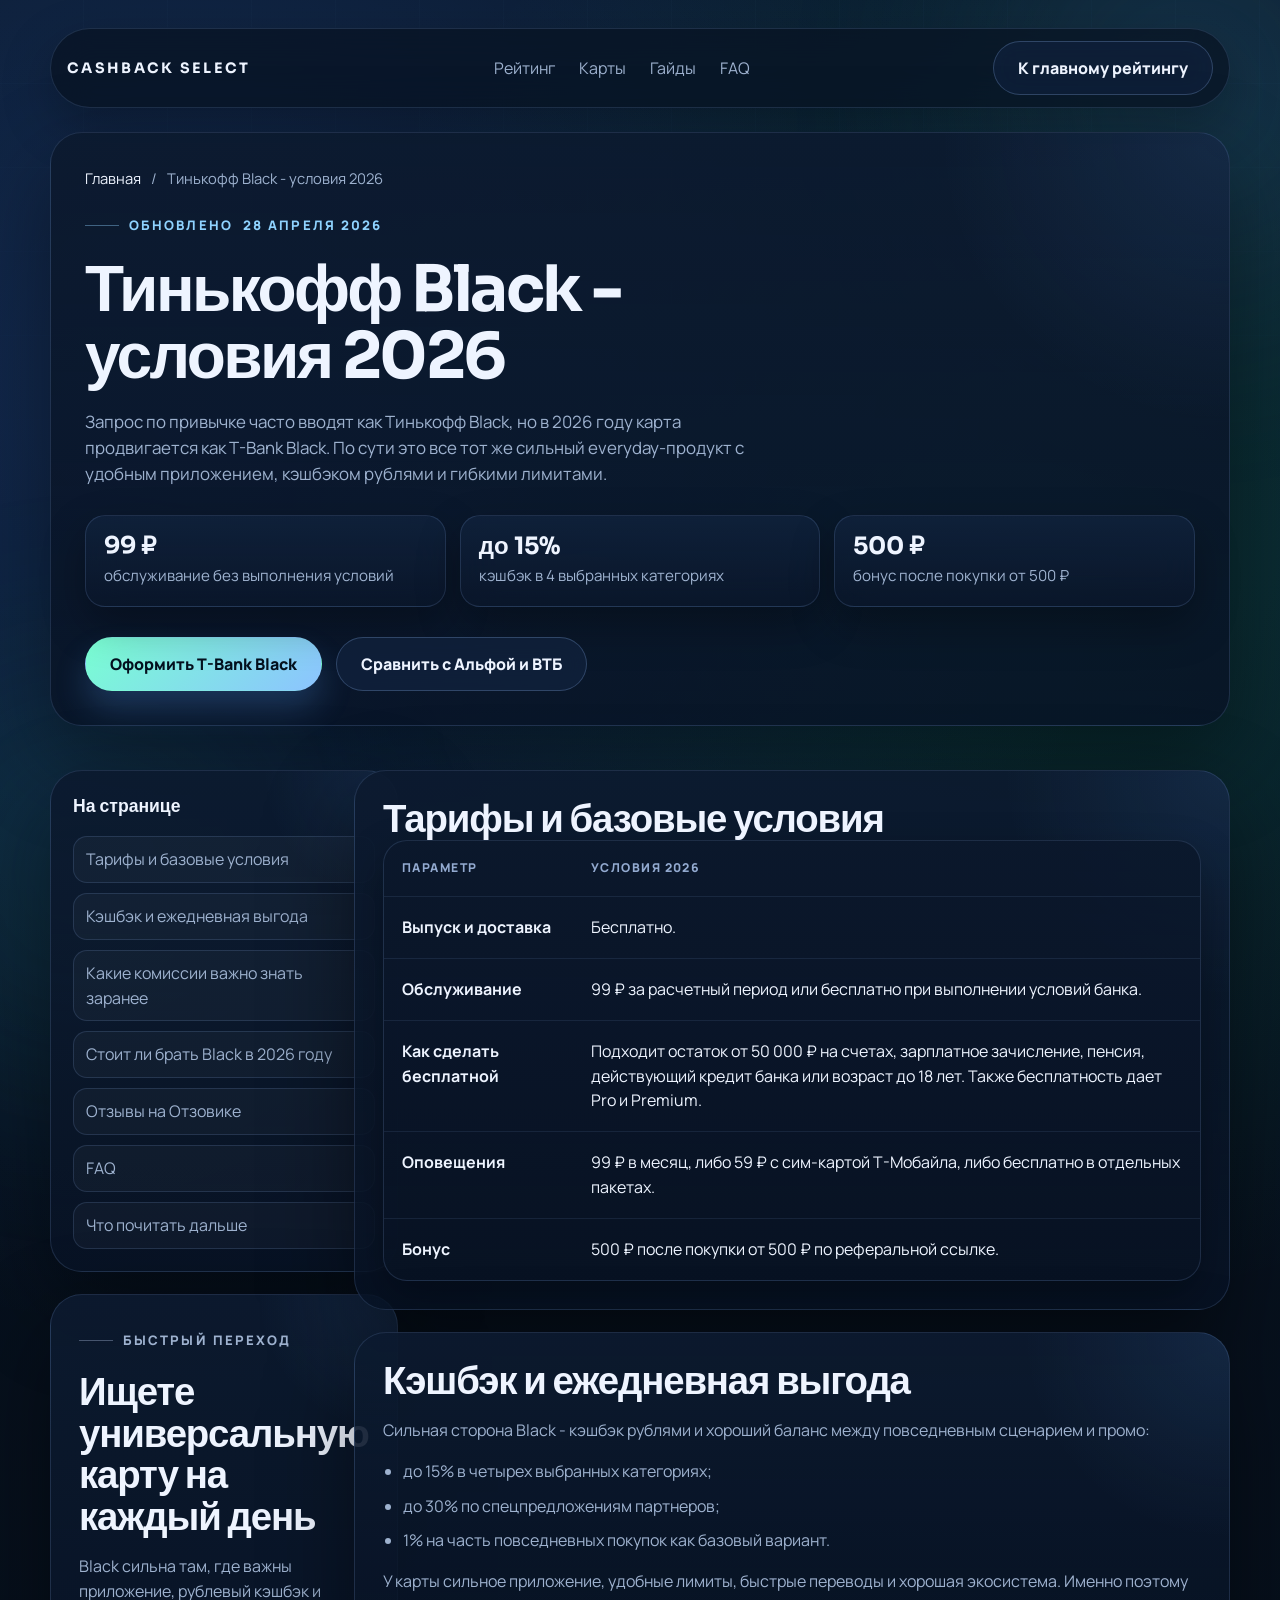
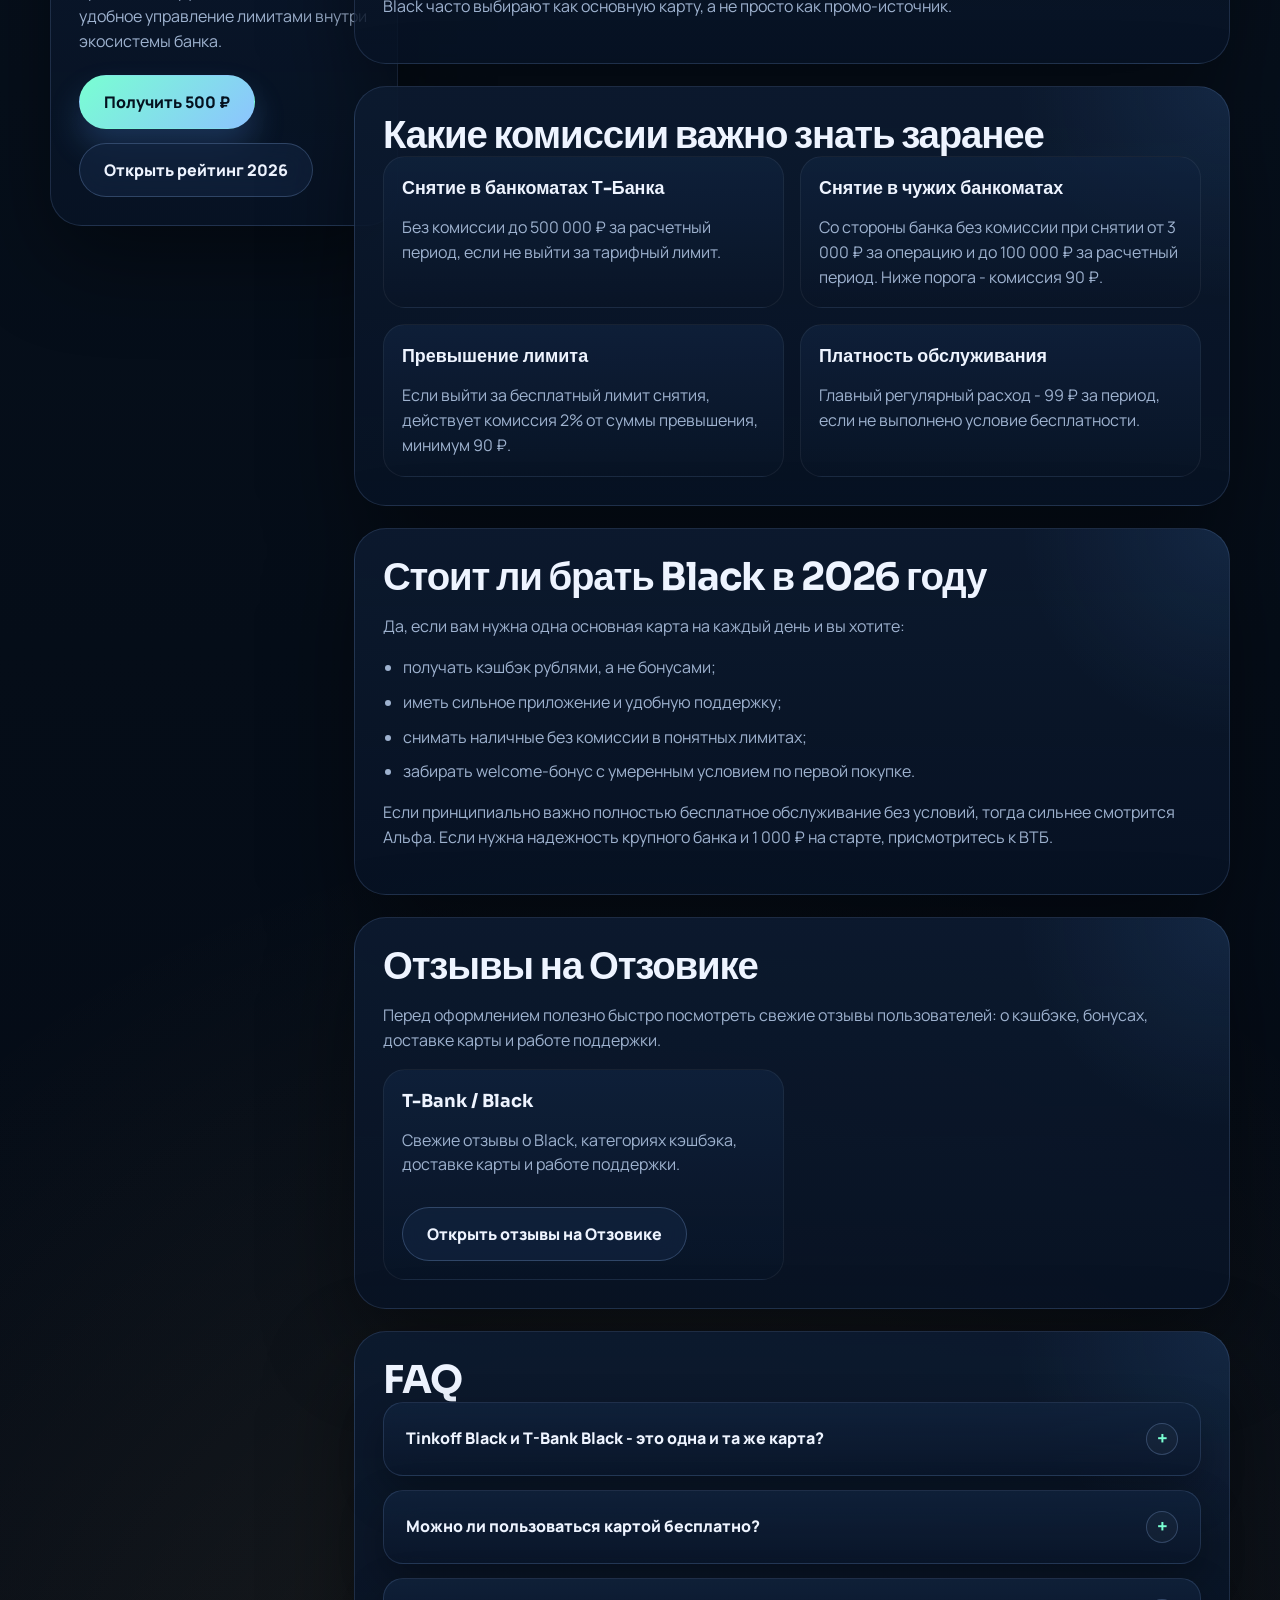
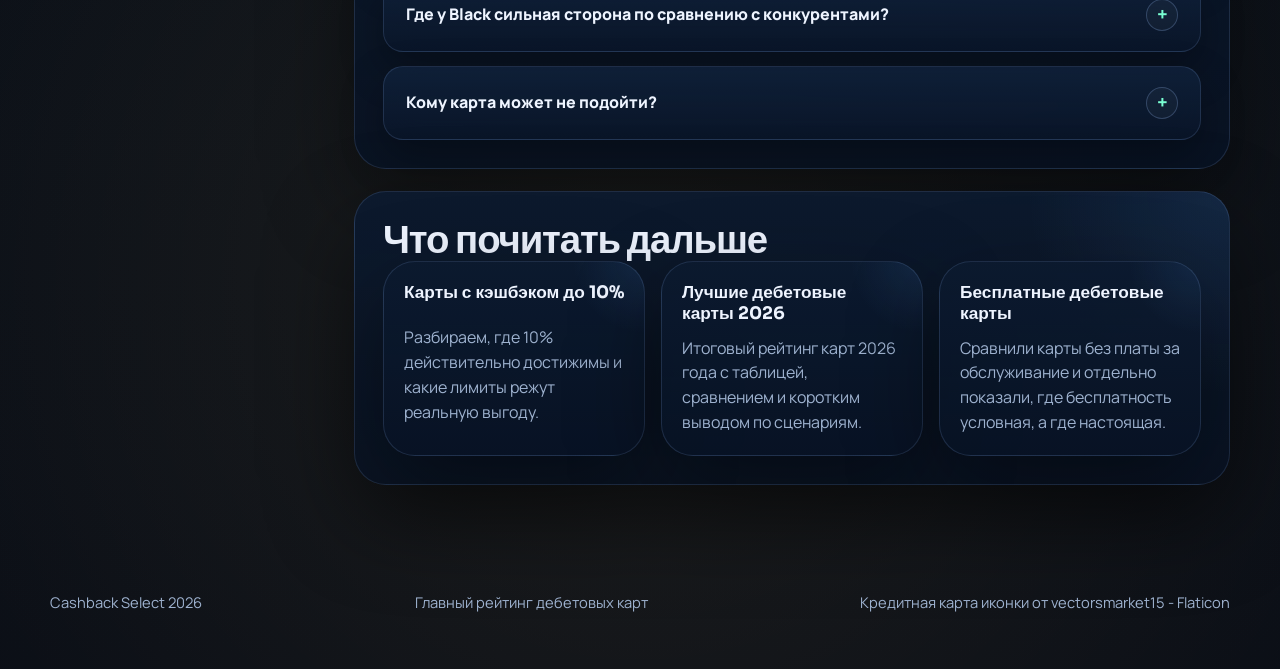
<file: tinkoff-black-2026/index.html>
<!DOCTYPE html>
<html lang="ru">
<head>
  <meta charset="UTF-8">
  <meta name="viewport" content="width=device-width, initial-scale=1.0">
  <title>Тинькофф Black (T-Bank Black): условия 2026</title>
  <meta name="description" content="Условия карты T-Bank Black в 2026 году: тарифы, кэшбэк, комиссии, снятие наличных и стоит ли оформлять карту сейчас.">
  <meta name="robots" content="index,follow">
  <meta name="theme-color" content="#081321">
  <style>
    html, body {
      background: #040914;
    }
  </style>
  <link rel="canonical" href="https://topdebitcard.ru/tinkoff-black-2026/">
  <meta property="og:type" content="article">
  <meta property="og:title" content="Тинькофф Black (T-Bank Black): условия 2026">
  <meta property="og:description" content="Условия карты T-Bank Black в 2026 году: тарифы, кэшбэк, комиссии, снятие наличных и стоит ли оформлять карту сейчас.">
  <meta property="og:url" content="https://topdebitcard.ru/tinkoff-black-2026/">
  <meta property="og:image" content="https://topdebitcard.ru/favicon.png">
  <link rel="icon" type="image/png" href="../favicon.png">
  <link rel="apple-touch-icon" href="../favicon.png">
  <link rel="preconnect" href="https://fonts.googleapis.com">
  <link rel="preconnect" href="https://fonts.gstatic.com" crossorigin>
  <link
    href="https://fonts.googleapis.com/css2?family=Manrope:wght@400;500;700;800&family=Sora:wght@500;600;700;800&display=swap"
    rel="stylesheet"
  >
  <link rel="stylesheet" href="../styles.css">
  <script defer src="../script.js"></script>
  <script type="application/ld+json">
{
  "@context": "https://schema.org",
  "@type": "WebPage",
  "name": "Тинькофф Black - условия 2026",
  "description": "Условия карты T-Bank Black в 2026 году: тарифы, кэшбэк, комиссии, снятие наличных и стоит ли оформлять карту сейчас.",
  "url": "https://topdebitcard.ru/tinkoff-black-2026/"
}
  </script>
  <script type="application/ld+json">
{
  "@context": "https://schema.org",
  "@type": "FAQPage",
  "mainEntity": [
    {
      "@type": "Question",
      "name": "Tinkoff Black и T-Bank Black - это одна и та же карта?",
      "acceptedAnswer": {
        "@type": "Answer",
        "text": "Да, пользовательский запрос по старому бренду в 2026 году обычно ведет к актуальному продукту T-Bank Black."
      }
    },
    {
      "@type": "Question",
      "name": "Можно ли пользоваться картой бесплатно?",
      "acceptedAnswer": {
        "@type": "Answer",
        "text": "Да, если выполнить одно из условий банка или подключить подходящий пакет обслуживания."
      }
    },
    {
      "@type": "Question",
      "name": "Где у Black сильная сторона по сравнению с конкурентами?",
      "acceptedAnswer": {
        "@type": "Answer",
        "text": "В сочетании удобного приложения, рублевого кэшбэка и комфортного everyday-сценария без сложной программы лояльности."
      }
    },
    {
      "@type": "Question",
      "name": "Кому карта может не подойти?",
      "acceptedAnswer": {
        "@type": "Answer",
        "text": "Тем, кто не хочет следить за условием бесплатности и не готов мириться с платой 99 ₽ за период в базовом тарифе."
      }
    }
  ]
}
  </script>
  <!-- Yandex.Metrika counter -->
  <script type="text/javascript">
    (function(m,e,t,r,i,k,a){
      m[i]=m[i]||function(){(m[i].a=m[i].a||[]).push(arguments)};
      m[i].l=1*new Date();
      for (var j = 0; j < document.scripts.length; j++) {if (document.scripts[j].src === r) { return; }}
      k=e.createElement(t),a=e.getElementsByTagName(t)[0],k.async=1,k.src=r,a.parentNode.insertBefore(k,a);
    })(window, document,"script","https://mc.yandex.ru/metrika/tag.js?id=108760945", "ym");

    ym(108760945, "init", {ssr:true, webvisor:true, clickmap:true, ecommerce:"dataLayer", referrer: document.referrer, url: location.href, accurateTrackBounce:true, trackLinks:true});
  </script>
  <!-- /Yandex.Metrika counter -->
</head>
<body>
  <noscript><div><img src="https://mc.yandex.ru/watch/108760945" style="position:absolute; left:-9999px;" alt=""></div></noscript>
  <div class="site-shell">
    <header class="page-hero">
      <div class="container">
        <nav class="nav">
          <a class="brand" href="../index.html">Cashback Select</a>
          <div class="nav-links">
            <a href="../index.html#rating">Рейтинг</a>
            <a href="../index.html#cards">Карты</a>
            <a href="../index.html#guides">Гайды</a>
            <a href="../index.html#faq">FAQ</a>
          </div>
          <a class="button button--nav" href="../index.html#rating">К главному рейтингу</a>
        </nav>

        <div class="page-hero__panel" data-reveal>
          <div class="breadcrumbs">
            <a href="../index.html">Главная</a>
            <span>/</span>
            <span>Тинькофф Black - условия 2026</span>
          </div>
          <p class="eyebrow">Обновлено <span data-verified-date>28 апреля 2026</span></p>
          <h1>Тинькофф Black - условия 2026</h1>
          <p class="page-hero__lead">Запрос по привычке часто вводят как Тинькофф Black, но в 2026 году карта продвигается как T-Bank Black. По сути это все тот же сильный everyday-продукт с удобным приложением, кэшбэком рублями и гибкими лимитами.</p>
          <div class="page-facts">
            <div class="metric-card">
              <strong>99 ₽</strong>
              <span>обслуживание без выполнения условий</span>
            </div>
            <div class="metric-card">
              <strong>до 15%</strong>
              <span>кэшбэк в 4 выбранных категориях</span>
            </div>
            <div class="metric-card">
              <strong>500 ₽</strong>
              <span>бонус после покупки от 500 ₽</span>
            </div>
          </div>
          <div class="hero-actions">
              <a class="button button--primary" data-bank="tbank" href="https://tbank.ru/baf/5VUQwL4JWnQ" target="_blank" rel="nofollow sponsored noopener">Оформить T-Bank Black</a>
              <a class="button button--secondary" href="../index.html#cards">Сравнить с Альфой и ВТБ</a>
          </div>
        </div>
      </div>
    </header>

    <main>
      <section class="section section--article">
        <div class="container">
          <div class="article-layout">
            <div class="article-stack">
              <aside class="toc-card" data-reveal>
                <h2>На странице</h2>
                <div class="toc-list">
              <a href="#tariffs">Тарифы и базовые условия</a>
              <a href="#cashback">Кэшбэк и ежедневная выгода</a>
              <a href="#fees">Какие комиссии важно знать заранее</a>
              <a href="#worth-it">Стоит ли брать Black в 2026 году</a>
              <a href="#otzovik">Отзывы на Отзовике</a>
              <a href="#faq">FAQ</a>
              <a href="#related">Что почитать дальше</a>
                </div>
              </aside>

              <div class="page-cta-panel" data-reveal>
                <p class="section-kicker">Быстрый переход</p>
                <h2>Ищете универсальную карту на каждый день</h2>
                <p>Black сильна там, где важны приложение, рублевый кэшбэк и удобное управление лимитами внутри экосистемы банка.</p>
                <div class="hero-actions">
                <a class="button button--primary" data-bank="tbank" href="https://tbank.ru/baf/5VUQwL4JWnQ" target="_blank" rel="nofollow sponsored noopener">Получить 500 ₽</a>
                <a class="button button--secondary" href="../best-debit-cards-2026/">Открыть рейтинг 2026</a>
                </div>
              </div>
            </div>

            <div class="article-stack">
          <section class="article-section" id="tariffs" data-reveal>
            <h2>Тарифы и базовые условия</h2>

            <div class="seo-table-wrap">
              <table class="seo-table">
                <thead>
                  <tr>
                    <th>Параметр</th>
                    <th>Условия 2026</th>
                  </tr>
                </thead>
                <tbody>
                  <tr>
                    <td data-label="Параметр"><strong>Выпуск и доставка</strong></td>
                    <td data-label="Условия 2026">Бесплатно.</td>
                  </tr>
                  <tr>
                    <td data-label="Параметр"><strong>Обслуживание</strong></td>
                    <td data-label="Условия 2026">99 ₽ за расчетный период или бесплатно при выполнении условий банка.</td>
                  </tr>
                  <tr>
                    <td data-label="Параметр"><strong>Как сделать бесплатной</strong></td>
                    <td data-label="Условия 2026">Подходит остаток от 50 000 ₽ на счетах, зарплатное зачисление, пенсия, действующий кредит банка или возраст до 18 лет. Также бесплатность дает Pro и Premium.</td>
                  </tr>
                  <tr>
                    <td data-label="Параметр"><strong>Оповещения</strong></td>
                    <td data-label="Условия 2026">99 ₽ в месяц, либо 59 ₽ с сим-картой Т-Мобайла, либо бесплатно в отдельных пакетах.</td>
                  </tr>
                  <tr>
                    <td data-label="Параметр"><strong>Бонус</strong></td>
                    <td data-label="Условия 2026">500 ₽ после покупки от 500 ₽ по реферальной ссылке.</td>
                  </tr>
                </tbody>
              </table>
            </div>
          </section>

          <section class="article-section" id="cashback" data-reveal>
            <h2>Кэшбэк и ежедневная выгода</h2>

            <p>Сильная сторона Black - кэшбэк рублями и хороший баланс между повседневным сценарием и промо:</p>
            <ul class="article-list">
              <li>до 15% в четырех выбранных категориях;</li>
              <li>до 30% по спецпредложениям партнеров;</li>
              <li>1% на часть повседневных покупок как базовый вариант.</li>
            </ul>
            <p>У карты сильное приложение, удобные лимиты, быстрые переводы и хорошая экосистема. Именно поэтому Black часто выбирают как основную карту, а не просто как промо-источник.</p>
          </section>

          <section class="article-section" id="fees" data-reveal>
            <h2>Какие комиссии важно знать заранее</h2>

            <div class="page-card-grid">
              <article class="page-card">
                <h3>Снятие в банкоматах Т-Банка</h3>
                <p>Без комиссии до 500 000 ₽ за расчетный период, если не выйти за тарифный лимит.</p>
              </article>
              <article class="page-card">
                <h3>Снятие в чужих банкоматах</h3>
                <p>Со стороны банка без комиссии при снятии от 3 000 ₽ за операцию и до 100 000 ₽ за расчетный период. Ниже порога - комиссия 90 ₽.</p>
              </article>
              <article class="page-card">
                <h3>Превышение лимита</h3>
                <p>Если выйти за бесплатный лимит снятия, действует комиссия 2% от суммы превышения, минимум 90 ₽.</p>
              </article>
              <article class="page-card">
                <h3>Платность обслуживания</h3>
                <p>Главный регулярный расход - 99 ₽ за период, если не выполнено условие бесплатности.</p>
              </article>
            </div>
          </section>

          <section class="article-section" id="worth-it" data-reveal>
            <h2>Стоит ли брать Black в 2026 году</h2>

            <p>Да, если вам нужна одна основная карта на каждый день и вы хотите:</p>
            <ul class="article-list">
              <li>получать кэшбэк рублями, а не бонусами;</li>
              <li>иметь сильное приложение и удобную поддержку;</li>
              <li>снимать наличные без комиссии в понятных лимитах;</li>
              <li>забирать welcome-бонус с умеренным условием по первой покупке.</li>
            </ul>
            <p>Если принципиально важно полностью бесплатное обслуживание без условий, тогда сильнее смотрится Альфа. Если нужна надежность крупного банка и 1 000 ₽ на старте, присмотритесь к ВТБ.</p>
          </section>

              <section class="article-section" id="otzovik" data-reveal>
                <h2>Отзывы на Отзовике</h2>
                <p>Перед оформлением полезно быстро посмотреть свежие отзывы пользователей: о кэшбэке, бонусах, доставке карты и работе поддержки.</p>
                <div class="page-card-grid">
            <article class="page-card">
              <h3>T-Bank / Black</h3>
              <p>Свежие отзывы о Black, категориях кэшбэка, доставке карты и работе поддержки.</p>
              <div class="hero-actions">
                <a class="button button--quiet" href="https://otzovik.com/reviews/t-bank/" target="_blank" rel="nofollow noopener">Открыть отзывы на Отзовике</a>
              </div>
            </article>
                </div>
              </section>

              <section class="article-section" id="faq" data-reveal>
                <h2>FAQ</h2>
                <div class="faq-list">
            <details class="faq-item">
              <summary>Tinkoff Black и T-Bank Black - это одна и та же карта?</summary>
              <p>Да, пользовательский запрос по старому бренду в 2026 году обычно ведет к актуальному продукту T-Bank Black.</p>
            </details>
            <details class="faq-item">
              <summary>Можно ли пользоваться картой бесплатно?</summary>
              <p>Да, если выполнить одно из условий банка или подключить подходящий пакет обслуживания.</p>
            </details>
            <details class="faq-item">
              <summary>Где у Black сильная сторона по сравнению с конкурентами?</summary>
              <p>В сочетании удобного приложения, рублевого кэшбэка и комфортного everyday-сценария без сложной программы лояльности.</p>
            </details>
            <details class="faq-item">
              <summary>Кому карта может не подойти?</summary>
              <p>Тем, кто не хочет следить за условием бесплатности и не готов мириться с платой 99 ₽ за период в базовом тарифе.</p>
            </details>
                </div>
              </section>

              <section class="article-section" id="related" data-reveal>
                <h2>Что почитать дальше</h2>
                <div class="related-grid">
            <article class="related-card">
              <h3><a href="../cashback-10-percent/">Карты с кэшбэком до 10%</a></h3>
              <p>Разбираем, где 10% действительно достижимы и какие лимиты режут реальную выгоду.</p>
            </article>
            <article class="related-card">
              <h3><a href="../best-debit-cards-2026/">Лучшие дебетовые карты 2026</a></h3>
              <p>Итоговый рейтинг карт 2026 года с таблицей, сравнением и коротким выводом по сценариям.</p>
            </article>
            <article class="related-card">
              <h3><a href="../debit-cards-no-maintenance/">Бесплатные дебетовые карты</a></h3>
              <p>Сравнили карты без платы за обслуживание и отдельно показали, где бесплатность условная, а где настоящая.</p>
            </article>
                </div>
              </section>
            </div>
          </div>
        </div>
      </section>
    </main>

    <footer class="footer">
      <div class="container footer-inner">
        <p>Cashback Select 2026</p>
        <p><a href="../index.html">Главный рейтинг дебетовых карт</a></p>
        <p><a href="https://www.flaticon.com/ru/free-icons/-" target="_blank" rel="noopener">Кредитная карта иконки от vectorsmarket15 - Flaticon</a></p>
      </div>
    </footer>
  </div>
</body>
</html>
</file>
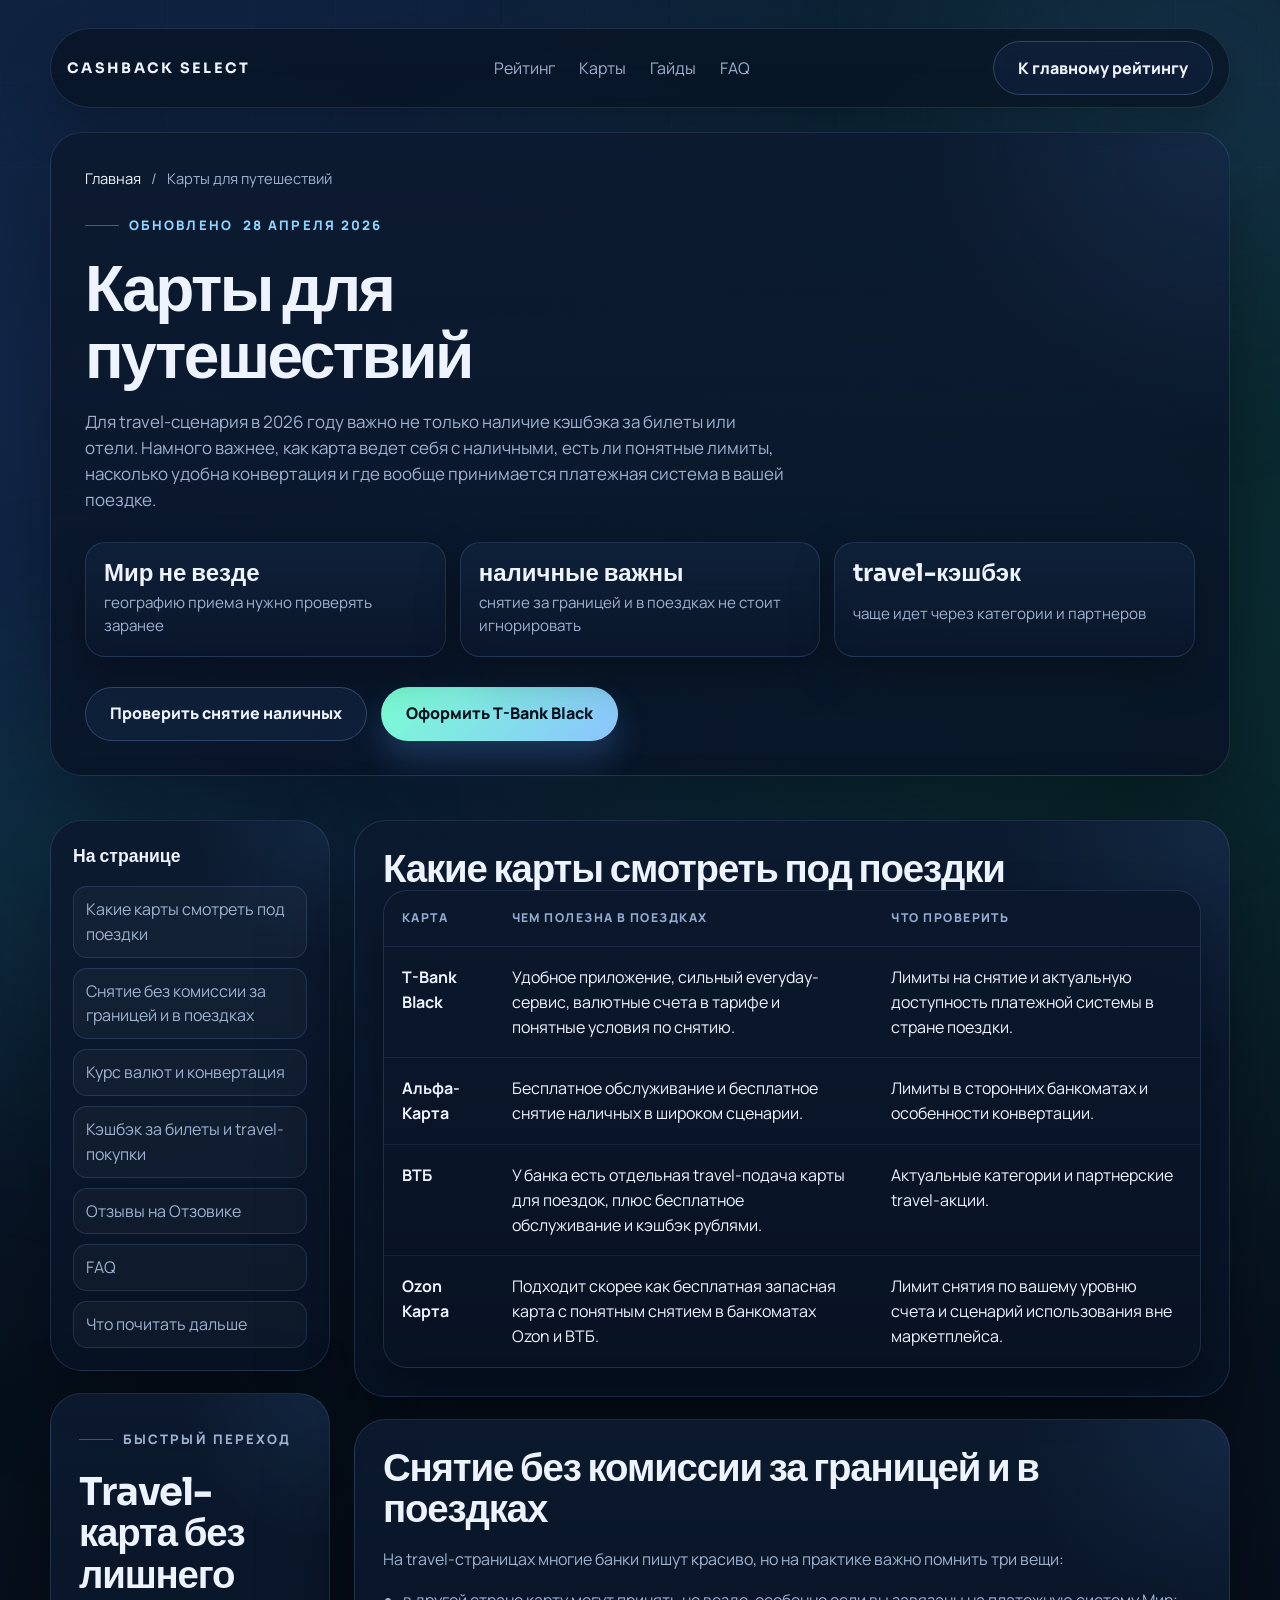
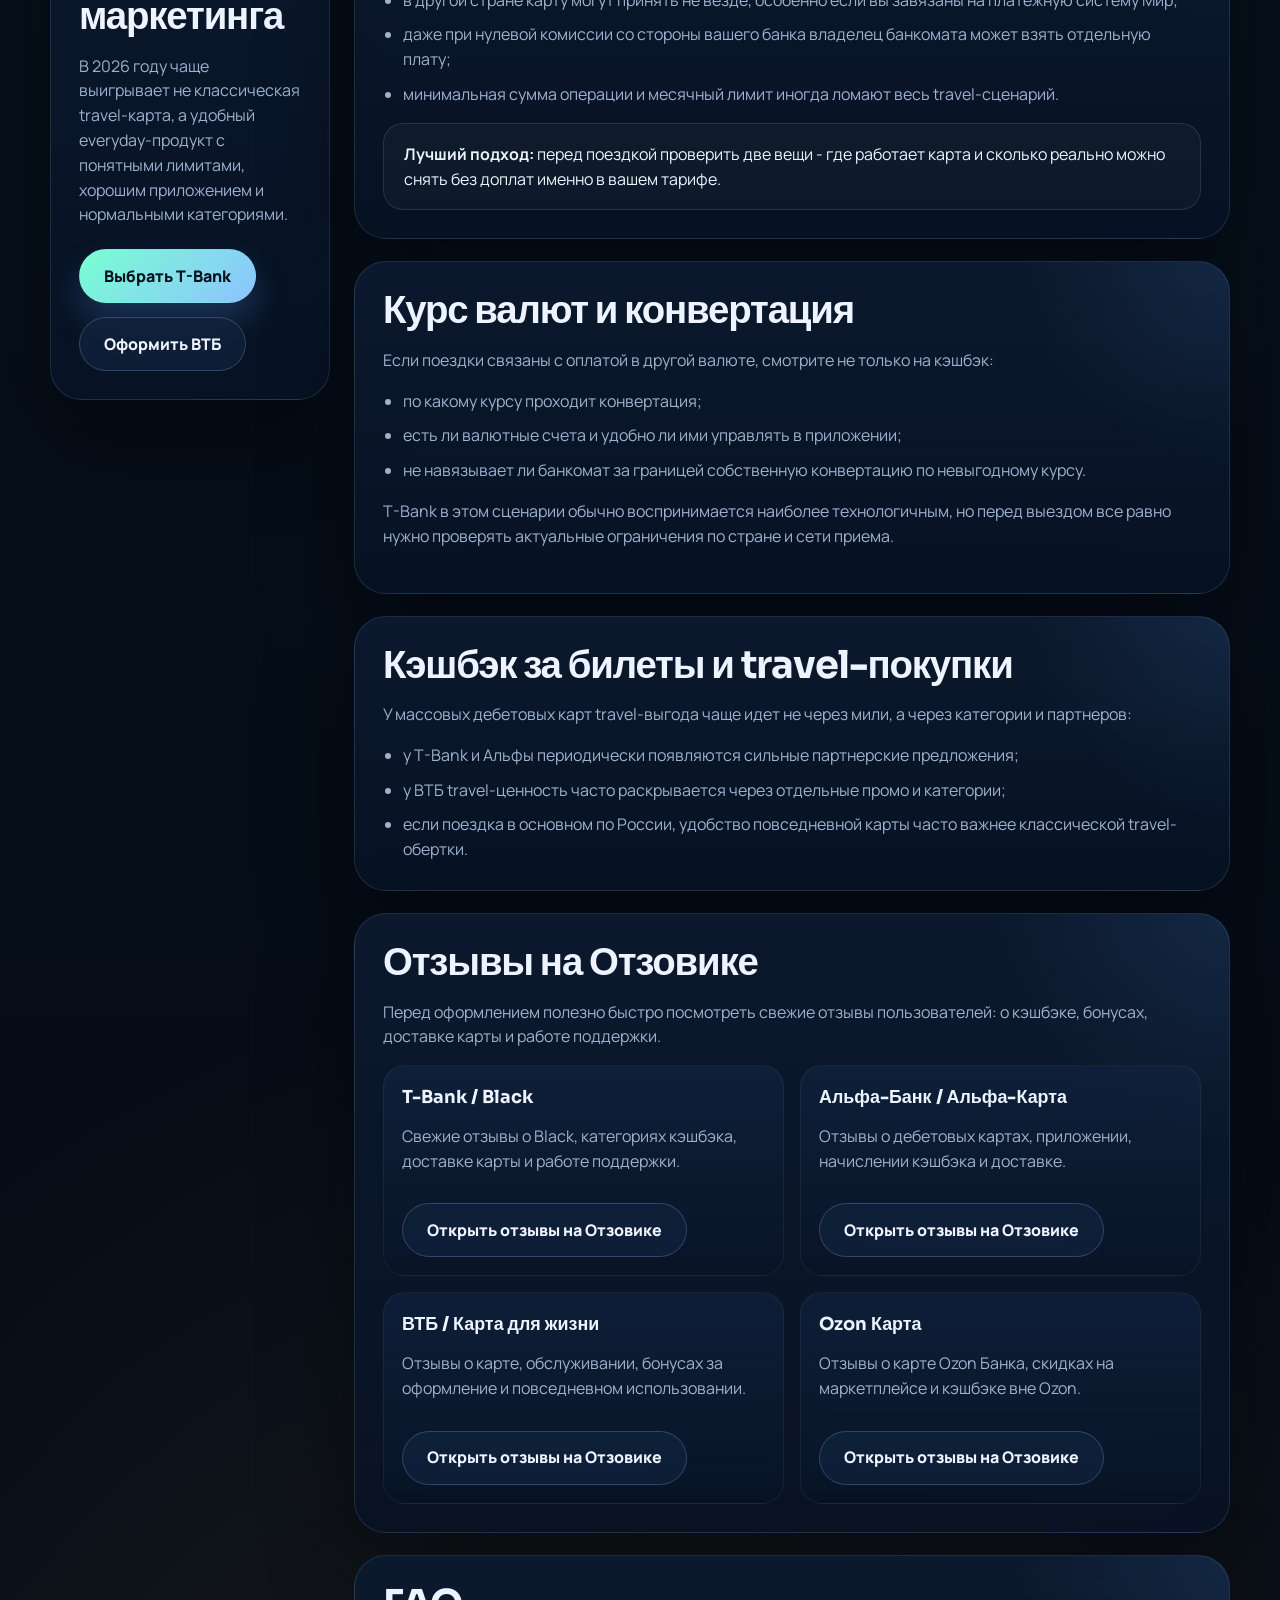
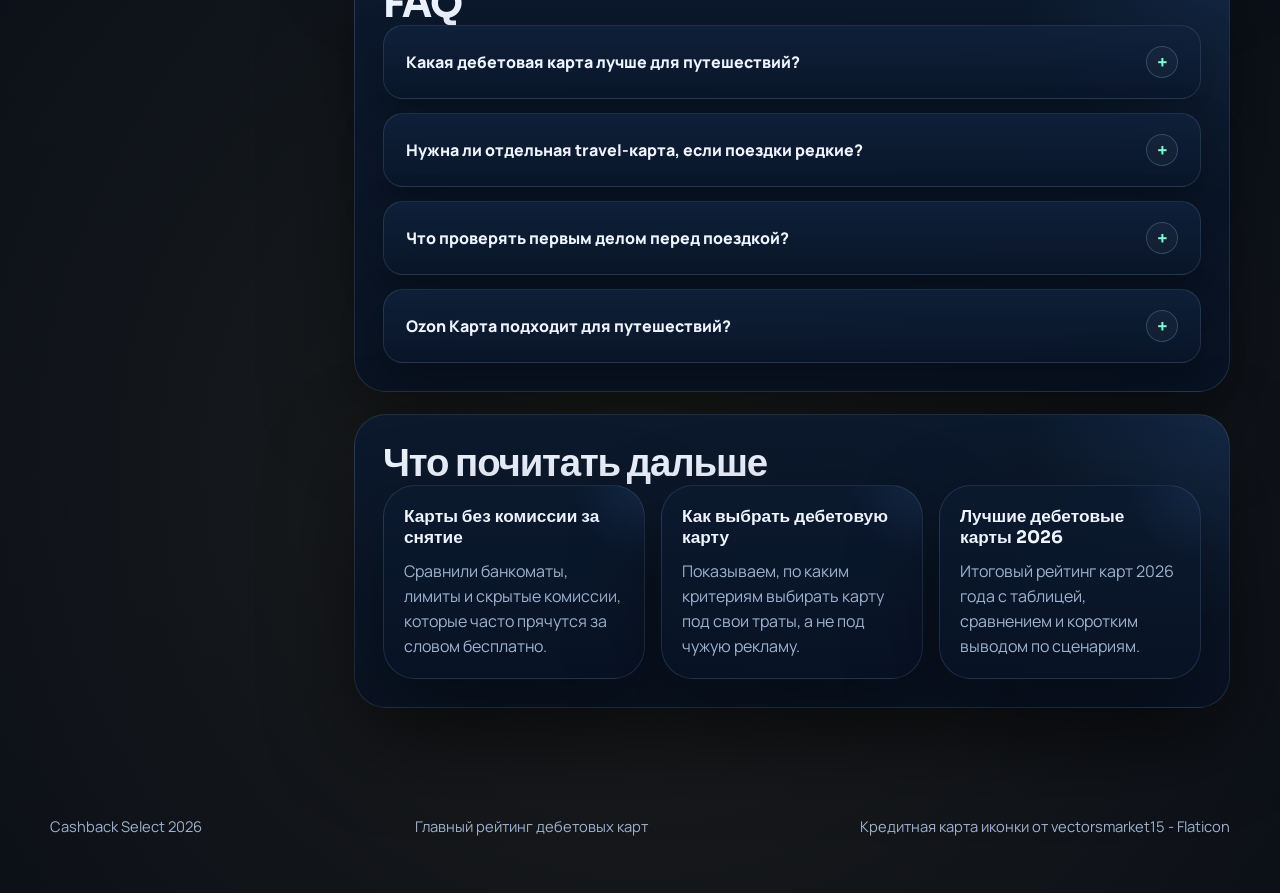
<file: travel-debit-cards/index.html>
<!DOCTYPE html>
<html lang="ru">
<head>
  <meta charset="UTF-8">
  <meta name="viewport" content="width=device-width, initial-scale=1.0">
  <title>Дебетовые карты для путешествий в 2026 году</title>
  <meta name="description" content="Какие дебетовые карты стоит смотреть для путешествий: снятие наличных, конвертация, курс валют, кэшбэк за билеты и что важно проверить перед поездкой.">
  <meta name="robots" content="index,follow">
  <meta name="theme-color" content="#081321">
  <style>
    html, body {
      background: #040914;
    }
  </style>
  <link rel="canonical" href="https://topdebitcard.ru/travel-debit-cards/">
  <meta property="og:type" content="article">
  <meta property="og:title" content="Дебетовые карты для путешествий в 2026 году">
  <meta property="og:description" content="Какие дебетовые карты стоит смотреть для путешествий: снятие наличных, конвертация, курс валют, кэшбэк за билеты и что важно проверить перед поездкой.">
  <meta property="og:url" content="https://topdebitcard.ru/travel-debit-cards/">
  <meta property="og:image" content="https://topdebitcard.ru/favicon.png">
  <link rel="icon" type="image/png" href="../favicon.png">
  <link rel="apple-touch-icon" href="../favicon.png">
  <link rel="preconnect" href="https://fonts.googleapis.com">
  <link rel="preconnect" href="https://fonts.gstatic.com" crossorigin>
  <link
    href="https://fonts.googleapis.com/css2?family=Manrope:wght@400;500;700;800&family=Sora:wght@500;600;700;800&display=swap"
    rel="stylesheet"
  >
  <link rel="stylesheet" href="../styles.css">
  <script defer src="../script.js"></script>
  <script type="application/ld+json">
{
  "@context": "https://schema.org",
  "@type": "WebPage",
  "name": "Карты для путешествий",
  "description": "Какие дебетовые карты стоит смотреть для путешествий: снятие наличных, конвертация, курс валют, кэшбэк за билеты и что важно проверить перед поездкой.",
  "url": "https://topdebitcard.ru/travel-debit-cards/"
}
  </script>
  <script type="application/ld+json">
{
  "@context": "https://schema.org",
  "@type": "FAQPage",
  "mainEntity": [
    {
      "@type": "Question",
      "name": "Какая дебетовая карта лучше для путешествий?",
      "acceptedAnswer": {
        "@type": "Answer",
        "text": "Чаще всего смотрят T-Bank Black как наиболее удобный цифровой вариант, а Альфу и ВТБ - как бесплатные альтернативы с понятными условиями."
      }
    },
    {
      "@type": "Question",
      "name": "Нужна ли отдельная travel-карта, если поездки редкие?",
      "acceptedAnswer": {
        "@type": "Answer",
        "text": "Не всегда. Часто хватает сильной everyday-карты с бесплатным обслуживанием, хорошими лимитами и понятным кэшбэком."
      }
    },
    {
      "@type": "Question",
      "name": "Что проверять первым делом перед поездкой?",
      "acceptedAnswer": {
        "@type": "Answer",
        "text": "Где работает платежная система карты, сколько можно снять наличных без комиссии и по какому курсу проходит конвертация."
      }
    },
    {
      "@type": "Question",
      "name": "Ozon Карта подходит для путешествий?",
      "acceptedAnswer": {
        "@type": "Answer",
        "text": "Как бесплатная запасная карта - да. Но как основной travel-инструмент она обычно уступает T-Bank, Альфе и ВТБ."
      }
    }
  ]
}
  </script>
  <!-- Yandex.Metrika counter -->
  <script type="text/javascript">
    (function(m,e,t,r,i,k,a){
      m[i]=m[i]||function(){(m[i].a=m[i].a||[]).push(arguments)};
      m[i].l=1*new Date();
      for (var j = 0; j < document.scripts.length; j++) {if (document.scripts[j].src === r) { return; }}
      k=e.createElement(t),a=e.getElementsByTagName(t)[0],k.async=1,k.src=r,a.parentNode.insertBefore(k,a);
    })(window, document,"script","https://mc.yandex.ru/metrika/tag.js?id=108760945", "ym");

    ym(108760945, "init", {ssr:true, webvisor:true, clickmap:true, ecommerce:"dataLayer", referrer: document.referrer, url: location.href, accurateTrackBounce:true, trackLinks:true});
  </script>
  <!-- /Yandex.Metrika counter -->
</head>
<body>
  <noscript><div><img src="https://mc.yandex.ru/watch/108760945" style="position:absolute; left:-9999px;" alt=""></div></noscript>
  <div class="site-shell">
    <header class="page-hero">
      <div class="container">
        <nav class="nav">
          <a class="brand" href="../index.html">Cashback Select</a>
          <div class="nav-links">
            <a href="../index.html#rating">Рейтинг</a>
            <a href="../index.html#cards">Карты</a>
            <a href="../index.html#guides">Гайды</a>
            <a href="../index.html#faq">FAQ</a>
          </div>
          <a class="button button--nav" href="../index.html#rating">К главному рейтингу</a>
        </nav>

        <div class="page-hero__panel" data-reveal>
          <div class="breadcrumbs">
            <a href="../index.html">Главная</a>
            <span>/</span>
            <span>Карты для путешествий</span>
          </div>
          <p class="eyebrow">Обновлено <span data-verified-date>28 апреля 2026</span></p>
          <h1>Карты для путешествий</h1>
          <p class="page-hero__lead">Для travel-сценария в 2026 году важно не только наличие кэшбэка за билеты или отели. Намного важнее, как карта ведет себя с наличными, есть ли понятные лимиты, насколько удобна конвертация и где вообще принимается платежная система в вашей поездке.</p>
          <div class="page-facts">
            <div class="metric-card">
              <strong>Мир не везде</strong>
              <span>географию приема нужно проверять заранее</span>
            </div>
            <div class="metric-card">
              <strong>наличные важны</strong>
              <span>снятие за границей и в поездках не стоит игнорировать</span>
            </div>
            <div class="metric-card">
              <strong>travel-кэшбэк</strong>
              <span>чаще идет через категории и партнеров</span>
            </div>
          </div>
          <div class="hero-actions">
              <a class="button button--secondary" href="../no-fee-cash-withdrawal/">Проверить снятие наличных</a>
              <a class="button button--primary" data-bank="tbank" href="https://tbank.ru/baf/5VUQwL4JWnQ" target="_blank" rel="nofollow sponsored noopener">Оформить T-Bank Black</a>
          </div>
        </div>
      </div>
    </header>

    <main>
      <section class="section section--article">
        <div class="container">
          <div class="article-layout">
            <div class="article-stack">
              <aside class="toc-card" data-reveal>
                <h2>На странице</h2>
                <div class="toc-list">
              <a href="#cards">Какие карты смотреть под поездки</a>
              <a href="#abroad">Снятие без комиссии за границей и в поездках</a>
              <a href="#fx">Курс валют и конвертация</a>
              <a href="#tickets">Кэшбэк за билеты и travel-покупки</a>
              <a href="#otzovik">Отзывы на Отзовике</a>
              <a href="#faq">FAQ</a>
              <a href="#related">Что почитать дальше</a>
                </div>
              </aside>

              <div class="page-cta-panel" data-reveal>
                <p class="section-kicker">Быстрый переход</p>
                <h2>Travel-карта без лишнего маркетинга</h2>
                <p>В 2026 году чаще выигрывает не классическая travel-карта, а удобный everyday-продукт с понятными лимитами, хорошим приложением и нормальными категориями.</p>
                <div class="hero-actions">
                <a class="button button--primary" data-bank="tbank" href="https://tbank.ru/baf/5VUQwL4JWnQ" target="_blank" rel="nofollow sponsored noopener">Выбрать T-Bank</a>
                <a class="button button--secondary" data-bank="vtb" href="https://vtb.ru/l/k63b6tp8" target="_blank" rel="nofollow sponsored noopener">Оформить ВТБ</a>
                </div>
              </div>
            </div>

            <div class="article-stack">
          <section class="article-section" id="cards" data-reveal>
            <h2>Какие карты смотреть под поездки</h2>

            <div class="seo-table-wrap">
              <table class="seo-table">
                <thead>
                  <tr>
                    <th>Карта</th>
                    <th>Чем полезна в поездках</th>
                    <th>Что проверить</th>
                  </tr>
                </thead>
                <tbody>
                  <tr>
                    <td data-label="Карта"><strong>T-Bank Black</strong></td>
                    <td data-label="Чем полезна в поездках">Удобное приложение, сильный everyday-сервис, валютные счета в тарифе и понятные условия по снятию.</td>
                    <td data-label="Что проверить">Лимиты на снятие и актуальную доступность платежной системы в стране поездки.</td>
                  </tr>
                  <tr>
                    <td data-label="Карта"><strong>Альфа-Карта</strong></td>
                    <td data-label="Чем полезна в поездках">Бесплатное обслуживание и бесплатное снятие наличных в широком сценарии.</td>
                    <td data-label="Что проверить">Лимиты в сторонних банкоматах и особенности конвертации.</td>
                  </tr>
                  <tr>
                    <td data-label="Карта"><strong>ВТБ</strong></td>
                    <td data-label="Чем полезна в поездках">У банка есть отдельная travel-подача карты для поездок, плюс бесплатное обслуживание и кэшбэк рублями.</td>
                    <td data-label="Что проверить">Актуальные категории и партнерские travel-акции.</td>
                  </tr>
                  <tr>
                    <td data-label="Карта"><strong>Ozon Карта</strong></td>
                    <td data-label="Чем полезна в поездках">Подходит скорее как бесплатная запасная карта с понятным снятием в банкоматах Ozon и ВТБ.</td>
                    <td data-label="Что проверить">Лимит снятия по вашему уровню счета и сценарий использования вне маркетплейса.</td>
                  </tr>
                </tbody>
              </table>
            </div>
          </section>

          <section class="article-section" id="abroad" data-reveal>
            <h2>Снятие без комиссии за границей и в поездках</h2>

            <p>На travel-страницах многие банки пишут красиво, но на практике важно помнить три вещи:</p>
            <ul class="article-list">
              <li>в другой стране карту могут принять не везде, особенно если вы завязаны на платежную систему Мир;</li>
              <li>даже при нулевой комиссии со стороны вашего банка владелец банкомата может взять отдельную плату;</li>
              <li>минимальная сумма операции и месячный лимит иногда ломают весь travel-сценарий.</li>
            </ul>
            <div class="content-note">
              <strong>Лучший подход:</strong> перед поездкой проверить две вещи - где работает карта и сколько реально можно снять без доплат именно в вашем тарифе.
            </div>
          </section>

          <section class="article-section" id="fx" data-reveal>
            <h2>Курс валют и конвертация</h2>

            <p>Если поездки связаны с оплатой в другой валюте, смотрите не только на кэшбэк:</p>
            <ul class="article-list">
              <li>по какому курсу проходит конвертация;</li>
              <li>есть ли валютные счета и удобно ли ими управлять в приложении;</li>
              <li>не навязывает ли банкомат за границей собственную конвертацию по невыгодному курсу.</li>
            </ul>
            <p>T-Bank в этом сценарии обычно воспринимается наиболее технологичным, но перед выездом все равно нужно проверять актуальные ограничения по стране и сети приема.</p>
          </section>

          <section class="article-section" id="tickets" data-reveal>
            <h2>Кэшбэк за билеты и travel-покупки</h2>

            <p>У массовых дебетовых карт travel-выгода чаще идет не через мили, а через категории и партнеров:</p>
            <ul class="article-list">
              <li>у T-Bank и Альфы периодически появляются сильные партнерские предложения;</li>
              <li>у ВТБ travel-ценность часто раскрывается через отдельные промо и категории;</li>
              <li>если поездка в основном по России, удобство повседневной карты часто важнее классической travel-обертки.</li>
            </ul>
          </section>

              <section class="article-section" id="otzovik" data-reveal>
                <h2>Отзывы на Отзовике</h2>
                <p>Перед оформлением полезно быстро посмотреть свежие отзывы пользователей: о кэшбэке, бонусах, доставке карты и работе поддержки.</p>
                <div class="page-card-grid">
            <article class="page-card">
              <h3>T-Bank / Black</h3>
              <p>Свежие отзывы о Black, категориях кэшбэка, доставке карты и работе поддержки.</p>
              <div class="hero-actions">
                <a class="button button--quiet" href="https://otzovik.com/reviews/t-bank/" target="_blank" rel="nofollow noopener">Открыть отзывы на Отзовике</a>
              </div>
            </article>
            <article class="page-card">
              <h3>Альфа-Банк / Альфа-Карта</h3>
              <p>Отзывы о дебетовых картах, приложении, начислении кэшбэка и доставке.</p>
              <div class="hero-actions">
                <a class="button button--quiet" href="https://otzovik.com/reviews/bank_alfa_bank/" target="_blank" rel="nofollow noopener">Открыть отзывы на Отзовике</a>
              </div>
            </article>
            <article class="page-card">
              <h3>ВТБ / Карта для жизни</h3>
              <p>Отзывы о карте, обслуживании, бонусах за оформление и повседневном использовании.</p>
              <div class="hero-actions">
                <a class="button button--quiet" href="https://otzovik.com/reviews/bank_vtb_24/" target="_blank" rel="nofollow noopener">Открыть отзывы на Отзовике</a>
              </div>
            </article>
            <article class="page-card">
              <h3>Ozon Карта</h3>
              <p>Отзывы о карте Ozon Банка, скидках на маркетплейсе и кэшбэке вне Ozon.</p>
              <div class="hero-actions">
                <a class="button button--quiet" href="https://otzovik.com/reviews/plastikovaya_karta_ozon_bank/" target="_blank" rel="nofollow noopener">Открыть отзывы на Отзовике</a>
              </div>
            </article>
                </div>
              </section>

              <section class="article-section" id="faq" data-reveal>
                <h2>FAQ</h2>
                <div class="faq-list">
            <details class="faq-item">
              <summary>Какая дебетовая карта лучше для путешествий?</summary>
              <p>Чаще всего смотрят T-Bank Black как наиболее удобный цифровой вариант, а Альфу и ВТБ - как бесплатные альтернативы с понятными условиями.</p>
            </details>
            <details class="faq-item">
              <summary>Нужна ли отдельная travel-карта, если поездки редкие?</summary>
              <p>Не всегда. Часто хватает сильной everyday-карты с бесплатным обслуживанием, хорошими лимитами и понятным кэшбэком.</p>
            </details>
            <details class="faq-item">
              <summary>Что проверять первым делом перед поездкой?</summary>
              <p>Где работает платежная система карты, сколько можно снять наличных без комиссии и по какому курсу проходит конвертация.</p>
            </details>
            <details class="faq-item">
              <summary>Ozon Карта подходит для путешествий?</summary>
              <p>Как бесплатная запасная карта - да. Но как основной travel-инструмент она обычно уступает T-Bank, Альфе и ВТБ.</p>
            </details>
                </div>
              </section>

              <section class="article-section" id="related" data-reveal>
                <h2>Что почитать дальше</h2>
                <div class="related-grid">
            <article class="related-card">
              <h3><a href="../no-fee-cash-withdrawal/">Карты без комиссии за снятие</a></h3>
              <p>Сравнили банкоматы, лимиты и скрытые комиссии, которые часто прячутся за словом бесплатно.</p>
            </article>
            <article class="related-card">
              <h3><a href="../which-debit-card-to-choose/">Как выбрать дебетовую карту</a></h3>
              <p>Показываем, по каким критериям выбирать карту под свои траты, а не под чужую рекламу.</p>
            </article>
            <article class="related-card">
              <h3><a href="../best-debit-cards-2026/">Лучшие дебетовые карты 2026</a></h3>
              <p>Итоговый рейтинг карт 2026 года с таблицей, сравнением и коротким выводом по сценариям.</p>
            </article>
                </div>
              </section>
            </div>
          </div>
        </div>
      </section>
    </main>

    <footer class="footer">
      <div class="container footer-inner">
        <p>Cashback Select 2026</p>
        <p><a href="../index.html">Главный рейтинг дебетовых карт</a></p>
        <p><a href="https://www.flaticon.com/ru/free-icons/-" target="_blank" rel="noopener">Кредитная карта иконки от vectorsmarket15 - Flaticon</a></p>
      </div>
    </footer>
  </div>
</body>
</html>
</file>
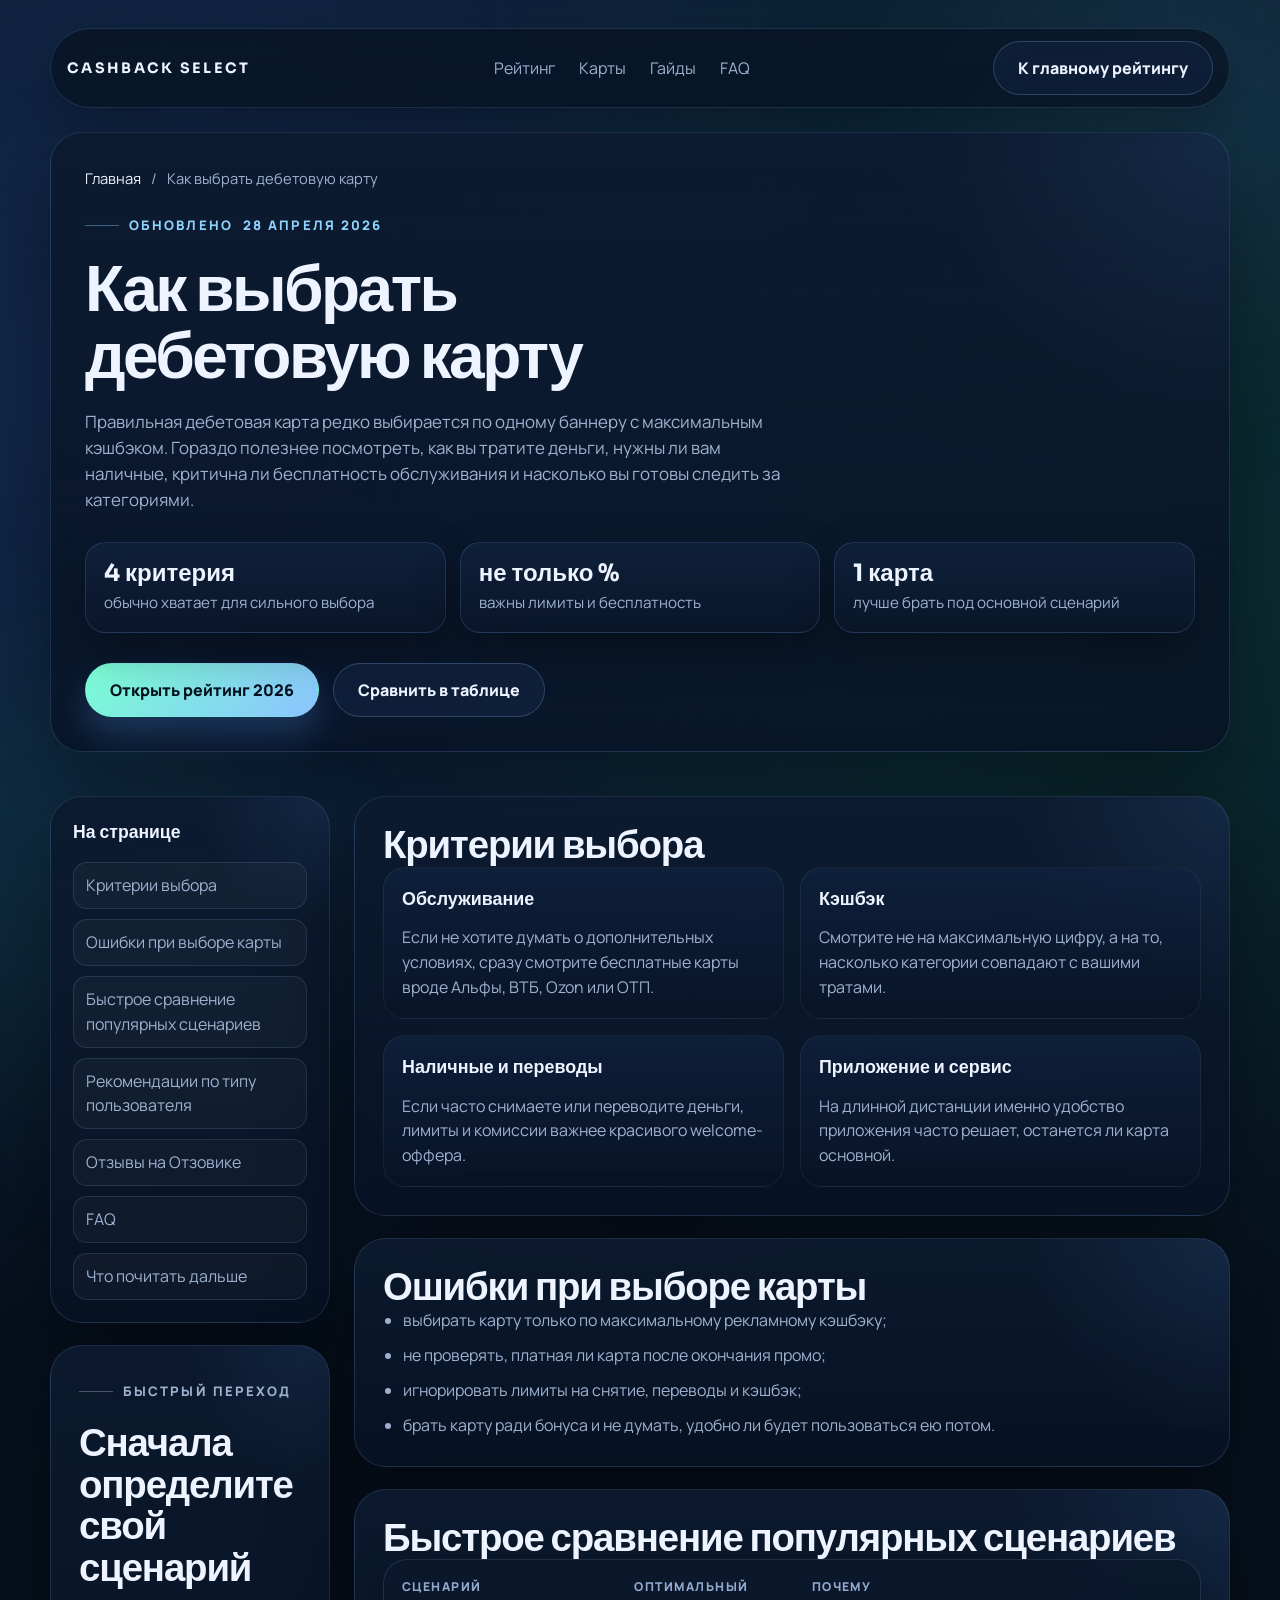
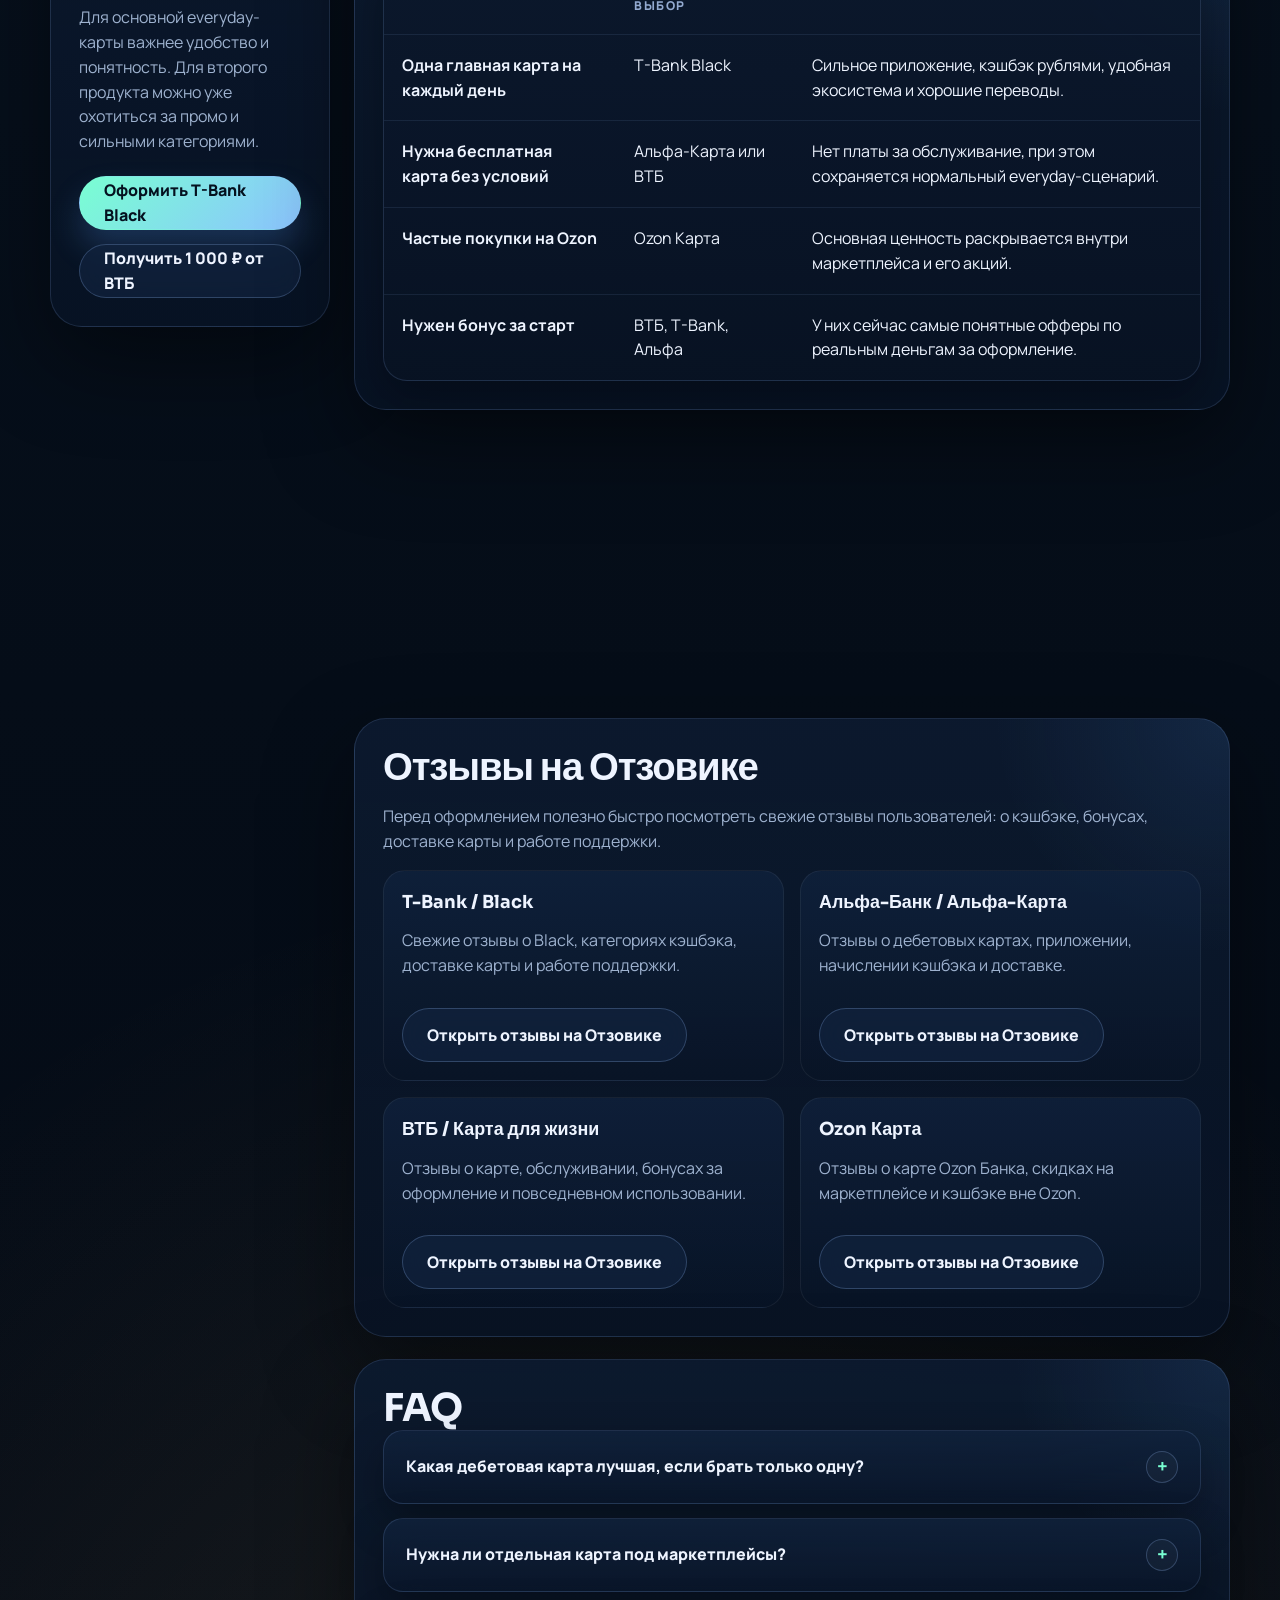
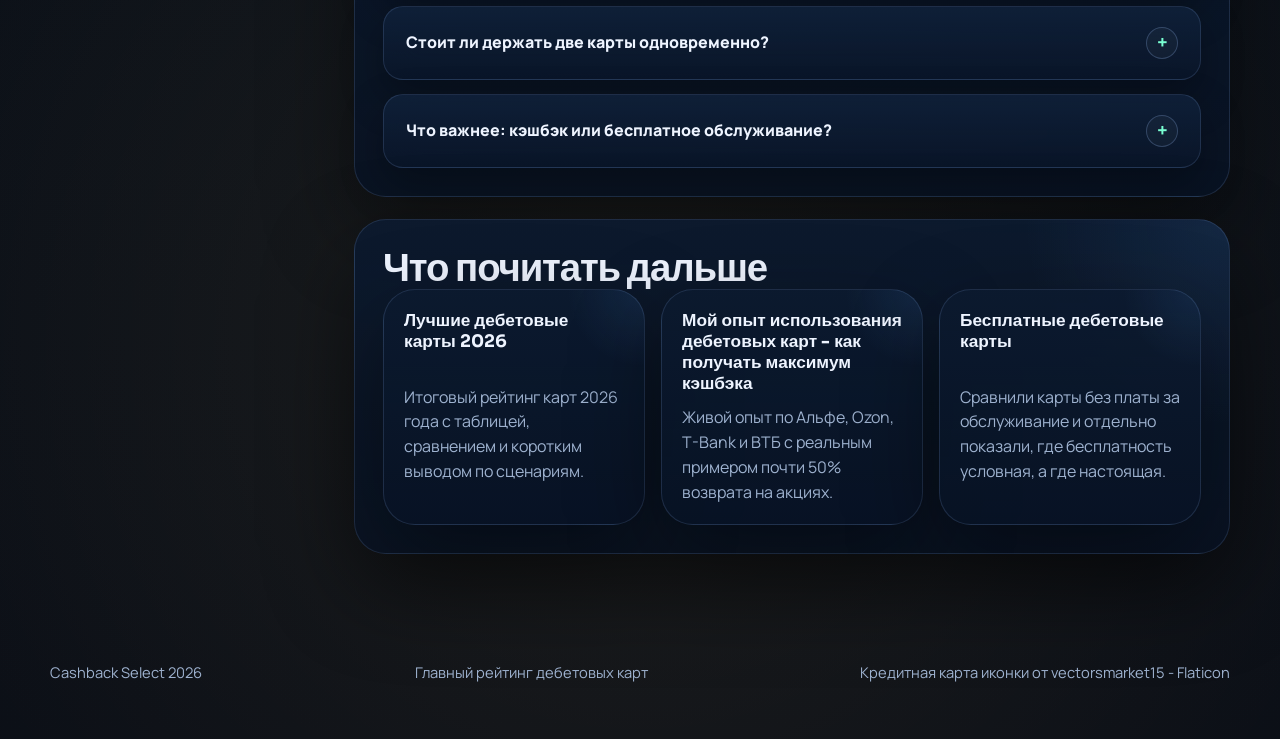
<file: which-debit-card-to-choose/index.html>
<!DOCTYPE html>
<html lang="ru">
<head>
  <meta charset="UTF-8">
  <meta name="viewport" content="width=device-width, initial-scale=1.0">
  <title>Как выбрать дебетовую карту в 2026 году</title>
  <meta name="description" content="Практическое руководство: как выбрать дебетовую карту, какие критерии важны, какие ошибки совершают чаще всего и какие карты подходят под разные сценарии.">
  <meta name="robots" content="index,follow">
  <meta name="theme-color" content="#081321">
  <style>
    html, body {
      background: #040914;
    }
  </style>
  <link rel="canonical" href="https://topdebitcard.ru/which-debit-card-to-choose/">
  <meta property="og:type" content="article">
  <meta property="og:title" content="Как выбрать дебетовую карту в 2026 году">
  <meta property="og:description" content="Практическое руководство: как выбрать дебетовую карту, какие критерии важны, какие ошибки совершают чаще всего и какие карты подходят под разные сценарии.">
  <meta property="og:url" content="https://topdebitcard.ru/which-debit-card-to-choose/">
  <meta property="og:image" content="https://topdebitcard.ru/favicon.png">
  <link rel="icon" type="image/png" href="../favicon.png">
  <link rel="apple-touch-icon" href="../favicon.png">
  <link rel="preconnect" href="https://fonts.googleapis.com">
  <link rel="preconnect" href="https://fonts.gstatic.com" crossorigin>
  <link
    href="https://fonts.googleapis.com/css2?family=Manrope:wght@400;500;700;800&family=Sora:wght@500;600;700;800&display=swap"
    rel="stylesheet"
  >
  <link rel="stylesheet" href="../styles.css">
  <script defer src="../script.js"></script>
  <script type="application/ld+json">
{
  "@context": "https://schema.org",
  "@type": "WebPage",
  "name": "Как выбрать дебетовую карту",
  "description": "Практическое руководство: как выбрать дебетовую карту, какие критерии важны, какие ошибки совершают чаще всего и какие карты подходят под разные сценарии.",
  "url": "https://topdebitcard.ru/which-debit-card-to-choose/"
}
  </script>
  <script type="application/ld+json">
{
  "@context": "https://schema.org",
  "@type": "FAQPage",
  "mainEntity": [
    {
      "@type": "Question",
      "name": "Какая дебетовая карта лучшая, если брать только одну?",
      "acceptedAnswer": {
        "@type": "Answer",
        "text": "Для универсального everyday-сценария чаще всего выбирают T-Bank Black. Если важна абсолютная бесплатность, сильнее выглядит Альфа."
      }
    },
    {
      "@type": "Question",
      "name": "Нужна ли отдельная карта под маркетплейсы?",
      "acceptedAnswer": {
        "@type": "Answer",
        "text": "Если вы регулярно тратите много на Ozon, отдельная Ozon Карта может дать больше выгоды, чем универсальная карта без экосистемного бонуса."
      }
    },
    {
      "@type": "Question",
      "name": "Стоит ли держать две карты одновременно?",
      "acceptedAnswer": {
        "@type": "Answer",
        "text": "Да, это нормальный сценарий. Одну карту оставляют как основную, вторую используют под бонус, отдельные категории или маркетплейс."
      }
    },
    {
      "@type": "Question",
      "name": "Что важнее: кэшбэк или бесплатное обслуживание?",
      "acceptedAnswer": {
        "@type": "Answer",
        "text": "Для основной карты чаще важнее отсутствие лишних расходов и удобство. Кэшбэк становится решающим, когда карта и так комфортна в быту."
      }
    }
  ]
}
  </script>
  <!-- Yandex.Metrika counter -->
  <script type="text/javascript">
    (function(m,e,t,r,i,k,a){
      m[i]=m[i]||function(){(m[i].a=m[i].a||[]).push(arguments)};
      m[i].l=1*new Date();
      for (var j = 0; j < document.scripts.length; j++) {if (document.scripts[j].src === r) { return; }}
      k=e.createElement(t),a=e.getElementsByTagName(t)[0],k.async=1,k.src=r,a.parentNode.insertBefore(k,a);
    })(window, document,"script","https://mc.yandex.ru/metrika/tag.js?id=108760945", "ym");

    ym(108760945, "init", {ssr:true, webvisor:true, clickmap:true, ecommerce:"dataLayer", referrer: document.referrer, url: location.href, accurateTrackBounce:true, trackLinks:true});
  </script>
  <!-- /Yandex.Metrika counter -->
</head>
<body>
  <noscript><div><img src="https://mc.yandex.ru/watch/108760945" style="position:absolute; left:-9999px;" alt=""></div></noscript>
  <div class="site-shell">
    <header class="page-hero">
      <div class="container">
        <nav class="nav">
          <a class="brand" href="../index.html">Cashback Select</a>
          <div class="nav-links">
            <a href="../index.html#rating">Рейтинг</a>
            <a href="../index.html#cards">Карты</a>
            <a href="../index.html#guides">Гайды</a>
            <a href="../index.html#faq">FAQ</a>
          </div>
          <a class="button button--nav" href="../index.html#rating">К главному рейтингу</a>
        </nav>

        <div class="page-hero__panel" data-reveal>
          <div class="breadcrumbs">
            <a href="../index.html">Главная</a>
            <span>/</span>
            <span>Как выбрать дебетовую карту</span>
          </div>
          <p class="eyebrow">Обновлено <span data-verified-date>28 апреля 2026</span></p>
          <h1>Как выбрать дебетовую карту</h1>
          <p class="page-hero__lead">Правильная дебетовая карта редко выбирается по одному баннеру с максимальным кэшбэком. Гораздо полезнее посмотреть, как вы тратите деньги, нужны ли вам наличные, критична ли бесплатность обслуживания и насколько вы готовы следить за категориями.</p>
          <div class="page-facts">
            <div class="metric-card">
              <strong>4 критерия</strong>
              <span>обычно хватает для сильного выбора</span>
            </div>
            <div class="metric-card">
              <strong>не только %</strong>
              <span>важны лимиты и бесплатность</span>
            </div>
            <div class="metric-card">
              <strong>1 карта</strong>
              <span>лучше брать под основной сценарий</span>
            </div>
          </div>
          <div class="hero-actions">
              <a class="button button--primary" href="../best-debit-cards-2026/">Открыть рейтинг 2026</a>
              <a class="button button--secondary" href="../index.html#rating">Сравнить в таблице</a>
          </div>
        </div>
      </div>
    </header>

    <main>
      <section class="section section--article">
        <div class="container">
          <div class="article-layout">
            <div class="article-stack">
              <aside class="toc-card" data-reveal>
                <h2>На странице</h2>
                <div class="toc-list">
              <a href="#criteria">Критерии выбора</a>
              <a href="#mistakes">Ошибки при выборе карты</a>
              <a href="#comparison">Быстрое сравнение популярных сценариев</a>
              <a href="#recommendations">Рекомендации по типу пользователя</a>
              <a href="#otzovik">Отзывы на Отзовике</a>
              <a href="#faq">FAQ</a>
              <a href="#related">Что почитать дальше</a>
                </div>
              </aside>

              <div class="page-cta-panel" data-reveal>
                <p class="section-kicker">Быстрый переход</p>
                <h2>Сначала определите свой сценарий</h2>
                <p>Для основной everyday-карты важнее удобство и понятность. Для второго продукта можно уже охотиться за промо и сильными категориями.</p>
                <div class="hero-actions">
                <a class="button button--primary" data-bank="tbank" href="https://tbank.ru/baf/5VUQwL4JWnQ" target="_blank" rel="nofollow sponsored noopener">Оформить T-Bank Black</a>
                <a class="button button--secondary" data-bank="vtb" href="https://vtb.ru/l/k63b6tp8" target="_blank" rel="nofollow sponsored noopener">Получить 1 000 ₽ от ВТБ</a>
                </div>
              </div>
            </div>

            <div class="article-stack">
          <section class="article-section" id="criteria" data-reveal>
            <h2>Критерии выбора</h2>

            <div class="page-card-grid">
              <article class="page-card">
                <h3>Обслуживание</h3>
                <p>Если не хотите думать о дополнительных условиях, сразу смотрите бесплатные карты вроде Альфы, ВТБ, Ozon или ОТП.</p>
              </article>
              <article class="page-card">
                <h3>Кэшбэк</h3>
                <p>Смотрите не на максимальную цифру, а на то, насколько категории совпадают с вашими тратами.</p>
              </article>
              <article class="page-card">
                <h3>Наличные и переводы</h3>
                <p>Если часто снимаете или переводите деньги, лимиты и комиссии важнее красивого welcome-оффера.</p>
              </article>
              <article class="page-card">
                <h3>Приложение и сервис</h3>
                <p>На длинной дистанции именно удобство приложения часто решает, останется ли карта основной.</p>
              </article>
            </div>
          </section>

          <section class="article-section" id="mistakes" data-reveal>
            <h2>Ошибки при выборе карты</h2>

            <ul class="article-list">
              <li>выбирать карту только по максимальному рекламному кэшбэку;</li>
              <li>не проверять, платная ли карта после окончания промо;</li>
              <li>игнорировать лимиты на снятие, переводы и кэшбэк;</li>
              <li>брать карту ради бонуса и не думать, удобно ли будет пользоваться ею потом.</li>
            </ul>
          </section>

          <section class="article-section" id="comparison" data-reveal>
            <h2>Быстрое сравнение популярных сценариев</h2>

            <div class="seo-table-wrap">
              <table class="seo-table">
                <thead>
                  <tr>
                    <th>Сценарий</th>
                    <th>Оптимальный выбор</th>
                    <th>Почему</th>
                  </tr>
                </thead>
                <tbody>
                  <tr>
                    <td data-label="Сценарий"><strong>Одна главная карта на каждый день</strong></td>
                    <td data-label="Оптимальный выбор">T-Bank Black</td>
                    <td data-label="Почему">Сильное приложение, кэшбэк рублями, удобная экосистема и хорошие переводы.</td>
                  </tr>
                  <tr>
                    <td data-label="Сценарий"><strong>Нужна бесплатная карта без условий</strong></td>
                    <td data-label="Оптимальный выбор">Альфа-Карта или ВТБ</td>
                    <td data-label="Почему">Нет платы за обслуживание, при этом сохраняется нормальный everyday-сценарий.</td>
                  </tr>
                  <tr>
                    <td data-label="Сценарий"><strong>Частые покупки на Ozon</strong></td>
                    <td data-label="Оптимальный выбор">Ozon Карта</td>
                    <td data-label="Почему">Основная ценность раскрывается внутри маркетплейса и его акций.</td>
                  </tr>
                  <tr>
                    <td data-label="Сценарий"><strong>Нужен бонус за старт</strong></td>
                    <td data-label="Оптимальный выбор">ВТБ, T-Bank, Альфа</td>
                    <td data-label="Почему">У них сейчас самые понятные офферы по реальным деньгам за оформление.</td>
                  </tr>
                </tbody>
              </table>
            </div>
          </section>

          <section class="article-section" id="recommendations" data-reveal>
            <h2>Рекомендации по типу пользователя</h2>

            <ul class="article-list">
              <li><strong>Любите комфорт и цифровой сервис</strong> - берите T-Bank Black.</li>
              <li><strong>Хотите бесплатную карту и агрессивный кэшбэк</strong> - смотрите Альфа-Карту.</li>
              <li><strong>Предпочитаете большой банк и понятный рублевый кэшбэк</strong> - подойдет ВТБ.</li>
              <li><strong>Часто покупаете на Ozon</strong> - логичный выбор Ozon Карта.</li>
              <li><strong>Охотитесь за акциями и короткими промо</strong> - можно брать ОТП как второй продукт.</li>
            </ul>
          </section>

              <section class="article-section" id="otzovik" data-reveal>
                <h2>Отзывы на Отзовике</h2>
                <p>Перед оформлением полезно быстро посмотреть свежие отзывы пользователей: о кэшбэке, бонусах, доставке карты и работе поддержки.</p>
                <div class="page-card-grid">
            <article class="page-card">
              <h3>T-Bank / Black</h3>
              <p>Свежие отзывы о Black, категориях кэшбэка, доставке карты и работе поддержки.</p>
              <div class="hero-actions">
                <a class="button button--quiet" href="https://otzovik.com/reviews/t-bank/" target="_blank" rel="nofollow noopener">Открыть отзывы на Отзовике</a>
              </div>
            </article>
            <article class="page-card">
              <h3>Альфа-Банк / Альфа-Карта</h3>
              <p>Отзывы о дебетовых картах, приложении, начислении кэшбэка и доставке.</p>
              <div class="hero-actions">
                <a class="button button--quiet" href="https://otzovik.com/reviews/bank_alfa_bank/" target="_blank" rel="nofollow noopener">Открыть отзывы на Отзовике</a>
              </div>
            </article>
            <article class="page-card">
              <h3>ВТБ / Карта для жизни</h3>
              <p>Отзывы о карте, обслуживании, бонусах за оформление и повседневном использовании.</p>
              <div class="hero-actions">
                <a class="button button--quiet" href="https://otzovik.com/reviews/bank_vtb_24/" target="_blank" rel="nofollow noopener">Открыть отзывы на Отзовике</a>
              </div>
            </article>
            <article class="page-card">
              <h3>Ozon Карта</h3>
              <p>Отзывы о карте Ozon Банка, скидках на маркетплейсе и кэшбэке вне Ozon.</p>
              <div class="hero-actions">
                <a class="button button--quiet" href="https://otzovik.com/reviews/plastikovaya_karta_ozon_bank/" target="_blank" rel="nofollow noopener">Открыть отзывы на Отзовике</a>
              </div>
            </article>
                </div>
              </section>

              <section class="article-section" id="faq" data-reveal>
                <h2>FAQ</h2>
                <div class="faq-list">
            <details class="faq-item">
              <summary>Какая дебетовая карта лучшая, если брать только одну?</summary>
              <p>Для универсального everyday-сценария чаще всего выбирают T-Bank Black. Если важна абсолютная бесплатность, сильнее выглядит Альфа.</p>
            </details>
            <details class="faq-item">
              <summary>Нужна ли отдельная карта под маркетплейсы?</summary>
              <p>Если вы регулярно тратите много на Ozon, отдельная Ozon Карта может дать больше выгоды, чем универсальная карта без экосистемного бонуса.</p>
            </details>
            <details class="faq-item">
              <summary>Стоит ли держать две карты одновременно?</summary>
              <p>Да, это нормальный сценарий. Одну карту оставляют как основную, вторую используют под бонус, отдельные категории или маркетплейс.</p>
            </details>
            <details class="faq-item">
              <summary>Что важнее: кэшбэк или бесплатное обслуживание?</summary>
              <p>Для основной карты чаще важнее отсутствие лишних расходов и удобство. Кэшбэк становится решающим, когда карта и так комфортна в быту.</p>
            </details>
                </div>
              </section>

              <section class="article-section" id="related" data-reveal>
                <h2>Что почитать дальше</h2>
                <div class="related-grid">
            <article class="related-card">
              <h3><a href="../best-debit-cards-2026/">Лучшие дебетовые карты 2026</a></h3>
              <p>Итоговый рейтинг карт 2026 года с таблицей, сравнением и коротким выводом по сценариям.</p>
            </article>
            <article class="related-card">
              <h3><a href="../my-debit-card-experience/">Мой опыт использования дебетовых карт - как получать максимум кэшбэка</a></h3>
              <p>Живой опыт по Альфе, Ozon, T-Bank и ВТБ с реальным примером почти 50% возврата на акциях.</p>
            </article>
            <article class="related-card">
              <h3><a href="../debit-cards-no-maintenance/">Бесплатные дебетовые карты</a></h3>
              <p>Сравнили карты без платы за обслуживание и отдельно показали, где бесплатность условная, а где настоящая.</p>
            </article>
                </div>
              </section>
            </div>
          </div>
        </div>
      </section>
    </main>

    <footer class="footer">
      <div class="container footer-inner">
        <p>Cashback Select 2026</p>
        <p><a href="../index.html">Главный рейтинг дебетовых карт</a></p>
        <p><a href="https://www.flaticon.com/ru/free-icons/-" target="_blank" rel="noopener">Кредитная карта иконки от vectorsmarket15 - Flaticon</a></p>
      </div>
    </footer>
  </div>
</body>
</html>
</file>
<file: styles.css>
:root {
  --bg: #06111f;
  --bg-deep: #040b16;
  --bg-grid: rgba(123, 173, 255, 0.08);
  --surface: rgba(11, 23, 43, 0.76);
  --surface-strong: rgba(12, 27, 50, 0.94);
  --surface-soft: rgba(16, 35, 63, 0.68);
  --surface-light: rgba(17, 40, 72, 0.82);
  --ink: #eef4ff;
  --ink-soft: #9eb2cf;
  --line: rgba(144, 181, 240, 0.16);
  --line-strong: rgba(144, 181, 240, 0.26);
  --accent: #79ffd2;
  --accent-strong: #2ae6b5;
  --accent-blue: #5ca6ff;
  --accent-gold: #ffd671;
  --shadow-lg: 0 34px 90px rgba(0, 0, 0, 0.42);
  --shadow-md: 0 18px 44px rgba(0, 0, 0, 0.3);
  --radius-xl: 32px;
  --radius-lg: 26px;
  --radius-md: 20px;
  --radius-sm: 14px;
  --container: 1180px;
  --transition: 260ms ease;
}

*,
*::before,
*::after {
  box-sizing: border-box;
}

html {
  scroll-behavior: smooth;
  background: #040914;
}

body {
  margin: 0;
  min-height: 100vh;
  font-family: "Manrope", sans-serif;
  color: var(--ink);
  line-height: 1.55;
  background-color: #040914;
  background:
    radial-gradient(circle at 15% 10%, rgba(57, 128, 255, 0.22), transparent 26%),
    radial-gradient(circle at 82% 14%, rgba(29, 230, 181, 0.16), transparent 22%),
    radial-gradient(circle at 50% 90%, rgba(255, 214, 113, 0.1), transparent 30%),
    linear-gradient(180deg, #091524 0%, #050d18 58%, #040914 100%);
}

body::before {
  content: "";
  position: fixed;
  inset: 0;
  background-image:
    linear-gradient(to right, transparent 0, transparent calc(100% - 1px), var(--bg-grid) calc(100% - 1px)),
    linear-gradient(to bottom, transparent 0, transparent calc(100% - 1px), var(--bg-grid) calc(100% - 1px));
  background-size: 84px 84px;
  mask-image: linear-gradient(180deg, rgba(0, 0, 0, 0.26), transparent 78%);
  pointer-events: none;
  z-index: 0;
}

img {
  display: block;
  max-width: 100%;
}

a {
  color: inherit;
  text-decoration: none;
}

button,
input,
textarea,
select {
  font: inherit;
}

.site-shell {
  position: relative;
  overflow: clip;
}

.site-shell::before,
.site-shell::after {
  content: "";
  position: fixed;
  width: 420px;
  height: 420px;
  border-radius: 999px;
  filter: blur(110px);
  pointer-events: none;
  z-index: 0;
  opacity: 0.55;
}

.site-shell::before {
  top: -120px;
  right: -120px;
  background: rgba(92, 166, 255, 0.26);
}

.site-shell::after {
  bottom: -180px;
  left: -120px;
  background: rgba(42, 230, 181, 0.16);
}

.container {
  position: relative;
  z-index: 1;
  width: min(100% - 40px, var(--container));
  margin: 0 auto;
}

.hero {
  padding: 28px 0 78px;
}

.nav {
  display: flex;
  align-items: center;
  justify-content: space-between;
  gap: 20px;
  padding: 12px 16px;
  border: 1px solid var(--line);
  border-radius: 999px;
  background: rgba(8, 18, 34, 0.72);
  backdrop-filter: blur(18px);
  box-shadow: 0 18px 50px rgba(0, 0, 0, 0.26);
}

.brand {
  font-family: "Sora", sans-serif;
  font-size: 0.9rem;
  font-weight: 700;
  letter-spacing: 0.16em;
  text-transform: uppercase;
}

.nav-links {
  display: flex;
  align-items: center;
  gap: 24px;
  color: var(--ink-soft);
}

.nav-links a {
  transition: color var(--transition);
}

.nav-links a:hover,
.nav-links a:focus-visible {
  color: var(--ink);
}

.hero-grid {
  display: grid;
  grid-template-columns: minmax(0, 1.04fr) minmax(360px, 0.96fr);
  gap: 42px;
  align-items: center;
  padding-top: 56px;
}

.eyebrow,
.section-kicker,
.source-date {
  display: inline-flex;
  align-items: center;
  gap: 10px;
  margin: 0 0 22px;
  color: #8fd3ff;
  font-size: 0.82rem;
  font-weight: 800;
  letter-spacing: 0.16em;
  text-transform: uppercase;
}

.eyebrow::before,
.section-kicker::before {
  content: "";
  width: 34px;
  height: 1px;
  background: currentColor;
  opacity: 0.4;
}

.hero-copy h1,
.section-heading h2,
.split-band__copy h2,
.cta-panel h2,
.disclaimer-copy h2 {
  margin: 0;
  font-family: "Sora", sans-serif;
  letter-spacing: -0.04em;
  line-height: 1.02;
}

.hero-copy h1 {
  max-width: 12ch;
  font-size: clamp(3rem, 6vw, 5.2rem);
}

.hero-lead,
.section-heading p,
.split-band__copy p,
.cta-panel p,
.disclaimer-copy p {
  margin: 18px 0 0;
  max-width: 62ch;
  color: var(--ink-soft);
  font-size: 1.08rem;
}

.hero-actions,
.review-actions {
  display: flex;
  flex-wrap: wrap;
  gap: 14px;
  margin-top: 30px;
}

.button {
  display: inline-flex;
  align-items: center;
  justify-content: center;
  min-height: 54px;
  padding: 0 24px;
  border: 1px solid transparent;
  border-radius: 999px;
  font-weight: 800;
  transition:
    transform var(--transition),
    box-shadow var(--transition),
    background-color var(--transition),
    border-color var(--transition),
    color var(--transition);
}

.button:hover,
.button:focus-visible {
  transform: translateY(-2px);
}

.button--primary,
.button--core,
.button--bank {
  color: #04111f;
  background: linear-gradient(135deg, var(--accent) 0%, #8cc3ff 100%);
  box-shadow: 0 18px 32px rgba(92, 166, 255, 0.22);
}

.button--secondary,
.button--nav,
.button--quiet {
  color: var(--ink);
  border-color: var(--line-strong);
  background: rgba(18, 36, 64, 0.68);
  backdrop-filter: blur(14px);
}

.hero-metrics {
  display: grid;
  grid-template-columns: repeat(3, minmax(0, 1fr));
  gap: 14px;
  margin-top: 30px;
}

.metric-card,
.mini-panel,
.review-box,
.faq-item,
.source-panel {
  border: 1px solid var(--line);
  background: linear-gradient(180deg, rgba(16, 34, 60, 0.84), rgba(10, 22, 42, 0.72));
  backdrop-filter: blur(18px);
  box-shadow: var(--shadow-md);
}

.metric-card {
  display: grid;
  gap: 6px;
  padding: 18px;
  border-radius: var(--radius-md);
}

.metric-card strong {
  font-family: "Sora", sans-serif;
  font-size: 1.5rem;
  line-height: 1;
}

.metric-card span {
  color: var(--ink-soft);
  font-size: 0.95rem;
}

.hero-points {
  margin: 24px 0 0;
  padding: 0;
  list-style: none;
  display: grid;
  gap: 12px;
}

.hero-points li,
.disclaimer-list li {
  position: relative;
  padding-left: 22px;
  color: #dce6f8;
}

.hero-points li::before,
.disclaimer-list li::before {
  content: "";
  position: absolute;
  left: 0;
  top: 0.66em;
  width: 8px;
  height: 8px;
  border-radius: 999px;
  background: linear-gradient(135deg, var(--accent), var(--accent-blue));
  box-shadow: 0 0 0 6px rgba(121, 255, 210, 0.08);
}

.hero-points strong {
  color: #ffffff;
}

.hero-showcase {
  position: relative;
  min-height: 640px;
}

.showcase-core,
.showcase-card {
  position: absolute;
  border: 1px solid var(--line);
  backdrop-filter: blur(18px);
  box-shadow: var(--shadow-lg);
}

.showcase-core {
  inset: 112px 58px 108px 58px;
  display: flex;
  flex-direction: column;
  justify-content: center;
  padding: 40px;
  border-radius: var(--radius-xl);
  background:
    radial-gradient(circle at top right, rgba(121, 255, 210, 0.12), transparent 26%),
    radial-gradient(circle at bottom left, rgba(92, 166, 255, 0.14), transparent 32%),
    linear-gradient(180deg, rgba(12, 25, 46, 0.95), rgba(8, 18, 34, 0.86));
}

.showcase-core::before {
  content: "";
  position: absolute;
  inset: 16px;
  border-radius: calc(var(--radius-xl) - 10px);
  border: 1px solid rgba(255, 255, 255, 0.05);
  pointer-events: none;
}

.showcase-label {
  margin: 0 0 12px;
  color: #9bd5ff;
  font-size: 0.8rem;
  font-weight: 800;
  letter-spacing: 0.16em;
  text-transform: uppercase;
}

.showcase-core h2 {
  margin: 0;
  font-family: "Sora", sans-serif;
  font-size: clamp(2rem, 4vw, 3rem);
  line-height: 1.08;
}

.showcase-core p {
  margin: 16px 0 0;
  color: var(--ink-soft);
}

.showcase-card {
  width: 220px;
  padding: 18px 18px 20px;
  border-radius: 22px;
  color: #fff;
  background: linear-gradient(180deg, rgba(18, 39, 69, 0.9), rgba(12, 24, 43, 0.82));
  animation: float-card 7s ease-in-out infinite;
}

.showcase-card::before {
  content: "";
  position: absolute;
  top: 14px;
  left: 16px;
  right: 16px;
  height: 2px;
  border-radius: 999px;
  opacity: 0.85;
}

.showcase-card strong {
  display: block;
  margin-top: 18px;
  font-family: "Sora", sans-serif;
  font-size: 1.02rem;
}

.showcase-card p {
  margin: 10px 0 0;
  color: #c8d8ee;
  font-size: 0.92rem;
}

.showcase-rank {
  display: inline-flex;
  align-items: center;
  justify-content: center;
  min-height: 30px;
  padding: 0 12px;
  border-radius: 999px;
  background: rgba(255, 255, 255, 0.08);
  font-size: 0.78rem;
  font-weight: 800;
}

.showcase-card--tbank {
  top: 26px;
  left: 24px;
  transform: rotate(-8deg);
}

.showcase-card--tbank::before {
  background: linear-gradient(90deg, #f2c94c, #ffffff);
}

.showcase-card--alfa {
  top: 18px;
  right: 6px;
  transform: rotate(7deg);
  animation-delay: -0.8s;
}

.showcase-card--alfa::before {
  background: linear-gradient(90deg, #ff7681, #ffb7bf);
}

.showcase-card--vtb {
  top: 214px;
  left: 0;
  transform: rotate(-5deg);
  animation-delay: -1.6s;
}

.showcase-card--vtb::before {
  background: linear-gradient(90deg, #59a5ff, #a9ceff);
}

.showcase-card--ozon {
  right: 20px;
  bottom: 44px;
  transform: rotate(7deg);
  animation-delay: -2.4s;
}

.showcase-card--ozon::before {
  background: linear-gradient(90deg, #6ac4ff, #e2f5ff);
}

.showcase-card--otp {
  left: 74px;
  bottom: 8px;
  transform: rotate(-10deg);
  animation-delay: -3.2s;
}

.showcase-card--otp::before {
  background: linear-gradient(90deg, #7bffd4, #caffee);
}

.section {
  padding: 34px 0 84px;
}

.section-heading {
  display: grid;
  gap: 2px;
  margin-bottom: 28px;
}

.section-heading h2 {
  font-size: clamp(2rem, 4vw, 3.4rem);
}

.comparison-table-wrap {
  overflow: auto;
  border: 1px solid var(--line);
  border-radius: var(--radius-xl);
  background: linear-gradient(180deg, rgba(11, 24, 44, 0.9), rgba(8, 19, 36, 0.82));
  backdrop-filter: blur(18px);
  box-shadow: var(--shadow-lg);
}

.comparison-table {
  width: 100%;
  min-width: 980px;
  border-collapse: collapse;
}

.comparison-table th,
.comparison-table td {
  padding: 22px 20px;
  border-bottom: 1px solid rgba(144, 181, 240, 0.1);
  text-align: left;
  vertical-align: top;
}

.comparison-table thead th {
  color: #93aad0;
  font-size: 0.78rem;
  font-weight: 800;
  letter-spacing: 0.12em;
  text-transform: uppercase;
}

.comparison-table tbody tr:last-child td {
  border-bottom: 0;
}

.table-row {
  --row-accent: var(--accent-blue);
  --row-soft: rgba(92, 166, 255, 0.08);
  background: linear-gradient(90deg, var(--row-soft), transparent 58%);
}

.table-row--tbank {
  --row-accent: #f3cc5f;
  --row-soft: rgba(243, 204, 95, 0.1);
}

.table-row--alfa {
  --row-accent: #ff7f8c;
  --row-soft: rgba(255, 127, 140, 0.1);
}

.table-row--vtb {
  --row-accent: #64b0ff;
  --row-soft: rgba(100, 176, 255, 0.1);
}

.table-row--ozon {
  --row-accent: #69c8ff;
  --row-soft: rgba(105, 200, 255, 0.1);
}

.table-row--otp {
  --row-accent: #79ffd2;
  --row-soft: rgba(121, 255, 210, 0.1);
}

.table-row td:first-child {
  box-shadow: inset 3px 0 0 var(--row-accent);
}

.comparison-table strong {
  display: block;
  font-size: 1rem;
}

.comparison-table span {
  display: block;
  margin-top: 6px;
  color: var(--ink-soft);
  font-size: 0.92rem;
}

.comparison-table .is-featured {
  background:
    linear-gradient(90deg, var(--row-soft), transparent 64%),
    rgba(13, 28, 49, 0.78);
}

.table-rank {
  display: inline-flex;
  align-items: center;
  justify-content: center;
  min-width: 52px;
  min-height: 36px;
  padding: 0 14px;
  border-radius: 999px;
  color: #06111f;
  background: linear-gradient(135deg, #d6f5ff 0%, var(--accent) 100%);
  font-weight: 800;
}

.table-row .table-rank {
  background: linear-gradient(135deg, var(--row-accent) 0%, #ecf5ff 100%);
}

.table-link {
  display: inline-flex;
  align-items: center;
  justify-content: center;
  min-height: 44px;
  padding: 0 16px;
  width: max-content;
  min-width: max-content;
  border-radius: 999px;
  color: #04111f;
  background: linear-gradient(135deg, var(--accent) 0%, #8cc3ff 100%);
  font-weight: 800;
  white-space: nowrap;
  transition: transform var(--transition), box-shadow var(--transition);
}

.table-row .table-link {
  background: linear-gradient(135deg, var(--row-accent) 0%, #ecf5ff 100%);
}

.table-row--tbank .table-link,
.table-row--otp .table-link {
  color: #04111f;
}

.table-row--alfa .table-link,
.table-row--vtb .table-link,
.table-row--ozon .table-link {
  color: #ffffff;
  background: linear-gradient(135deg, color-mix(in srgb, var(--row-accent) 92%, black 8%) 0%, var(--row-accent) 100%);
}

.table-link:hover,
.table-link:focus-visible {
  transform: translateY(-2px);
  box-shadow: 0 16px 30px rgba(92, 166, 255, 0.24);
}

.section-footnote {
  margin: 18px 0 0;
  color: var(--ink-soft);
}

.split-band {
  display: grid;
  grid-template-columns: minmax(0, 1fr) minmax(0, 0.95fr);
  gap: 28px;
  padding: 34px;
  border: 1px solid var(--line);
  border-radius: var(--radius-xl);
  background:
    radial-gradient(circle at top right, rgba(121, 255, 210, 0.08), transparent 24%),
    linear-gradient(180deg, rgba(12, 26, 47, 0.92), rgba(8, 18, 34, 0.8));
  box-shadow: var(--shadow-lg);
}

.split-band__grid {
  display: grid;
  grid-template-columns: repeat(3, minmax(0, 1fr));
  gap: 16px;
}

.mini-panel {
  padding: 22px;
  border-radius: var(--radius-md);
}

.mini-panel strong {
  display: block;
  margin-bottom: 10px;
  font-family: "Sora", sans-serif;
  font-size: 1rem;
}

.mini-panel p {
  margin: 0;
  color: var(--ink-soft);
}

.review-stack {
  display: grid;
  gap: 26px;
}

.review-card {
  --bank-accent: var(--accent-blue);
  --bank-soft: rgba(92, 166, 255, 0.16);
  position: relative;
  overflow: hidden;
  padding: 30px;
  border: 1px solid var(--line);
  border-radius: var(--radius-xl);
  background:
    radial-gradient(circle at top right, var(--bank-soft), transparent 22%),
    linear-gradient(180deg, rgba(12, 26, 47, 0.94), rgba(8, 19, 37, 0.82));
  box-shadow: var(--shadow-lg);
}

.review-card::before {
  content: "";
  position: absolute;
  left: 24px;
  right: 24px;
  top: 0;
  height: 1px;
  background: linear-gradient(90deg, transparent, var(--bank-accent), transparent);
}

.review-card::after {
  content: "";
  position: absolute;
  right: -60px;
  top: -40px;
  width: 220px;
  height: 220px;
  border-radius: 999px;
  background: var(--bank-soft);
  filter: blur(70px);
  opacity: 0.85;
  pointer-events: none;
  z-index: 0;
}

.review-card > * {
  position: relative;
  z-index: 1;
}

.review-card--tbank {
  --bank-accent: #f3cc5f;
  --bank-soft: rgba(243, 204, 95, 0.16);
}

.review-card--alfa {
  --bank-accent: #ff7f8c;
  --bank-soft: rgba(255, 127, 140, 0.14);
}

.review-card--vtb {
  --bank-accent: #64b0ff;
  --bank-soft: rgba(100, 176, 255, 0.14);
}

.review-card--ozon {
  --bank-accent: #69c8ff;
  --bank-soft: rgba(105, 200, 255, 0.14);
}

.review-card--otp {
  --bank-accent: #79ffd2;
  --bank-soft: rgba(121, 255, 210, 0.12);
}

.review-card__header {
  display: flex;
  align-items: flex-start;
  justify-content: space-between;
  gap: 22px;
}

.review-meta {
  display: flex;
  flex-wrap: wrap;
  align-items: center;
  gap: 10px;
  margin-bottom: 14px;
}

.bank-chip {
  display: inline-flex;
  align-items: center;
  min-height: 32px;
  padding: 0 12px;
  border-radius: 999px;
  border: 1px solid rgba(255, 255, 255, 0.08);
  background: rgba(255, 255, 255, 0.04);
  font-size: 0.78rem;
  font-weight: 800;
  letter-spacing: 0.08em;
  text-transform: uppercase;
}

.bank-chip--tbank {
  color: #f3cc5f;
  background: rgba(243, 204, 95, 0.1);
}

.bank-chip--alfa {
  color: #ff9aa4;
  background: rgba(255, 127, 140, 0.12);
}

.bank-chip--vtb {
  color: #86c6ff;
  background: rgba(100, 176, 255, 0.12);
}

.bank-chip--ozon {
  color: #8fd8ff;
  background: rgba(105, 200, 255, 0.12);
}

.bank-chip--otp {
  color: #8dffd9;
  background: rgba(121, 255, 210, 0.12);
}

.review-tag {
  display: inline-flex;
  align-items: center;
  min-height: 32px;
  padding: 0 14px;
  margin: 0;
  border-radius: 999px;
  border: 1px solid rgba(255, 255, 255, 0.07);
  color: var(--bank-accent);
  background: rgba(255, 255, 255, 0.03);
  font-size: 0.82rem;
  font-weight: 800;
  letter-spacing: 0.08em;
  text-transform: uppercase;
}

.review-card h3 {
  margin: 0;
  font-family: "Sora", sans-serif;
  font-size: clamp(1.95rem, 3.8vw, 2.8rem);
  line-height: 1.04;
}

.review-subtitle {
  margin: 14px 0 0;
  max-width: 60ch;
  color: var(--ink-soft);
}

.review-score {
  flex: 0 0 auto;
  min-width: 110px;
  padding: 16px 18px;
  border: 1px solid color-mix(in srgb, var(--bank-accent) 34%, transparent);
  border-radius: 24px;
  text-align: center;
  color: var(--bank-accent);
  background: linear-gradient(180deg, color-mix(in srgb, var(--bank-soft) 100%, transparent), rgba(255, 255, 255, 0.02));
  box-shadow: inset 0 1px 0 rgba(255, 255, 255, 0.05);
}

.review-score span {
  display: block;
  font-family: "Sora", sans-serif;
  font-size: 2rem;
  font-weight: 800;
  line-height: 1;
}

.review-score small {
  color: var(--ink-soft);
}

.review-grid {
  display: grid;
  grid-template-columns: repeat(4, minmax(0, 1fr));
  gap: 16px;
  margin-top: 24px;
}

.review-box {
  padding: 20px;
  border: 1px solid rgba(255, 255, 255, 0.05);
  border-radius: 22px;
  background: linear-gradient(180deg, rgba(16, 35, 63, 0.74), rgba(9, 21, 39, 0.76));
}

.review-card .review-box:first-child {
  border-color: color-mix(in srgb, var(--bank-accent) 30%, transparent);
  background:
    linear-gradient(180deg, color-mix(in srgb, var(--bank-soft) 100%, transparent), rgba(9, 21, 39, 0.8)),
    linear-gradient(180deg, rgba(16, 35, 63, 0.74), rgba(9, 21, 39, 0.76));
}

.review-box h4 {
  margin: 0 0 12px;
  color: var(--bank-accent);
  font-size: 0.84rem;
  font-weight: 800;
  letter-spacing: 0.12em;
  text-transform: uppercase;
}

.review-box p,
.review-box ul,
.review-box a {
  margin: 0;
  color: var(--ink-soft);
}

.review-box ul {
  padding-left: 18px;
}

.review-box li + li {
  margin-top: 8px;
}

.review-box__links {
  display: grid;
  gap: 10px;
}

.review-box a {
  color: var(--ink);
  text-decoration: underline;
  text-decoration-color: rgba(255, 255, 255, 0.16);
  text-underline-offset: 4px;
}

.review-card .button--bank {
  border: 1px solid rgba(255, 255, 255, 0.08);
}

.review-card--tbank .button--bank {
  color: #111111;
  background: linear-gradient(135deg, #f3cc5f 0%, #fff1ae 100%);
  box-shadow: 0 18px 32px rgba(243, 204, 95, 0.2);
}

.review-card--alfa .button--bank {
  color: #ffffff;
  background: linear-gradient(135deg, #da394c 0%, #ff8b98 100%);
  box-shadow: 0 18px 32px rgba(255, 127, 140, 0.22);
}

.review-card--vtb .button--bank {
  color: #ffffff;
  background: linear-gradient(135deg, #2472ff 0%, #7bc1ff 100%);
  box-shadow: 0 18px 32px rgba(100, 176, 255, 0.22);
}

.review-card--ozon .button--bank {
  color: #ffffff;
  background: linear-gradient(135deg, #0e7df6 0%, #82dbff 100%);
  box-shadow: 0 18px 32px rgba(105, 200, 255, 0.22);
}

.review-card--otp .button--bank {
  color: #04111f;
  background: linear-gradient(135deg, #79ffd2 0%, #c5fff0 100%);
  box-shadow: 0 18px 32px rgba(121, 255, 210, 0.2);
}

.section--cta {
  padding-top: 8px;
}

.cta-panel,
.disclaimer-panel {
  display: grid;
  gap: 28px;
  padding: 34px;
  border: 1px solid var(--line);
  border-radius: var(--radius-xl);
  background:
    radial-gradient(circle at top right, rgba(92, 166, 255, 0.14), transparent 24%),
    linear-gradient(180deg, rgba(12, 26, 47, 0.94), rgba(8, 18, 34, 0.82));
  box-shadow: var(--shadow-lg);
}

.cta-grid {
  display: grid;
  grid-template-columns: repeat(3, minmax(0, 1fr));
  gap: 16px;
}

.quick-cta {
  position: relative;
  min-height: 180px;
  padding: 24px;
  border: 1px solid rgba(255, 255, 255, 0.08);
  border-radius: 26px;
  color: #fff;
  display: flex;
  flex-direction: column;
  justify-content: flex-end;
  gap: 10px;
  overflow: hidden;
  box-shadow: var(--shadow-md);
  transition: transform var(--transition), box-shadow var(--transition), border-color var(--transition);
}

.quick-cta::before {
  content: "";
  position: absolute;
  inset: 0;
  background: linear-gradient(180deg, rgba(255, 255, 255, 0.05), transparent 38%);
  pointer-events: none;
}

.quick-cta strong {
  position: relative;
  font-family: "Sora", sans-serif;
  font-size: 1.2rem;
}

.quick-cta span {
  position: relative;
  color: #d8e6f8;
}

.quick-cta:hover,
.quick-cta:focus-visible {
  transform: translateY(-4px);
  box-shadow: 0 24px 44px rgba(0, 0, 0, 0.38);
  border-color: rgba(255, 255, 255, 0.14);
}

.quick-cta--tbank {
  border-color: rgba(243, 204, 95, 0.28);
  background:
    radial-gradient(circle at top right, rgba(243, 204, 95, 0.18), transparent 28%),
    linear-gradient(180deg, rgba(24, 24, 24, 0.98), rgba(14, 18, 23, 0.96));
}

.quick-cta--alfa {
  border-color: rgba(255, 127, 140, 0.28);
  background:
    radial-gradient(circle at top right, rgba(255, 127, 140, 0.2), transparent 30%),
    linear-gradient(180deg, rgba(105, 10, 21, 0.98), rgba(44, 8, 18, 0.96));
}

.quick-cta--ozon {
  border-color: rgba(105, 200, 255, 0.28);
  background:
    radial-gradient(circle at top right, rgba(105, 200, 255, 0.2), transparent 30%),
    linear-gradient(180deg, rgba(8, 70, 166, 0.96), rgba(7, 31, 76, 0.98));
}

.quick-cta--otp {
  border-color: rgba(121, 255, 210, 0.28);
  color: #04111f;
  background:
    radial-gradient(circle at top right, rgba(121, 255, 210, 0.24), transparent 30%),
    linear-gradient(180deg, rgba(121, 255, 210, 0.96), rgba(206, 255, 242, 0.96));
}

.quick-cta--otp span {
  color: rgba(4, 17, 31, 0.82);
}

.faq-list {
  display: grid;
  gap: 14px;
}

.faq-item {
  padding: 20px 22px;
  border-radius: 20px;
}

.faq-item summary {
  cursor: pointer;
  list-style: none;
  display: flex;
  align-items: center;
  justify-content: space-between;
  gap: 20px;
  font-weight: 800;
}

.faq-item summary::-webkit-details-marker {
  display: none;
}

.faq-item summary::after {
  content: "+";
  flex: 0 0 auto;
  width: 32px;
  height: 32px;
  display: inline-flex;
  align-items: center;
  justify-content: center;
  border-radius: 999px;
  border: 1px solid var(--line-strong);
  color: var(--accent);
  background: rgba(255, 255, 255, 0.03);
  font-size: 1.18rem;
}

.faq-item[open] summary::after {
  content: "−";
}

.faq-item p {
  margin: 14px 0 0;
  color: var(--ink-soft);
}

.disclaimer-panel {
  grid-template-columns: minmax(0, 1fr) minmax(300px, 0.78fr);
}

.disclaimer-list {
  margin: 18px 0 0;
  padding: 0;
  list-style: none;
  display: grid;
  gap: 12px;
}

.source-panel {
  padding: 26px;
  border-radius: 26px;
}

.source-date {
  margin: 0 0 16px;
}

.source-date::before {
  display: none;
}

.source-list {
  margin: 0;
  padding-left: 18px;
  display: grid;
  gap: 10px;
}

.source-list a {
  color: var(--ink);
  text-decoration: underline;
  text-decoration-color: rgba(255, 255, 255, 0.16);
  text-underline-offset: 4px;
}

.footer {
  padding: 0 0 40px;
}

.footer-inner {
  display: flex;
  align-items: center;
  justify-content: space-between;
  gap: 16px;
  padding-top: 8px;
  color: var(--ink-soft);
  font-size: 0.92rem;
}

.page-hero {
  padding: 28px 0 34px;
}

.page-hero__panel,
.article-section,
.toc-card,
.page-cta-panel,
.related-card {
  border: 1px solid var(--line);
  border-radius: var(--radius-xl);
  background:
    radial-gradient(circle at top right, rgba(92, 166, 255, 0.1), transparent 22%),
    linear-gradient(180deg, rgba(12, 26, 47, 0.94), rgba(8, 19, 37, 0.84));
  box-shadow: var(--shadow-lg);
}

.page-hero__panel {
  margin-top: 24px;
  padding: 34px;
}

.breadcrumbs {
  display: flex;
  flex-wrap: wrap;
  align-items: center;
  gap: 10px;
  margin-bottom: 18px;
  color: var(--ink-soft);
  font-size: 0.92rem;
}

.breadcrumbs a {
  color: var(--ink);
}

.page-hero__panel h1 {
  margin: 0;
  max-width: 14ch;
  font-family: "Sora", sans-serif;
  font-size: clamp(2.6rem, 5vw, 4.4rem);
  letter-spacing: -0.04em;
  line-height: 1.04;
}

.page-hero__lead {
  margin: 18px 0 0;
  max-width: 70ch;
  color: var(--ink-soft);
  font-size: 1.06rem;
}

.page-facts {
  display: grid;
  grid-template-columns: repeat(3, minmax(0, 1fr));
  gap: 14px;
  margin-top: 28px;
}

.section--article {
  padding-top: 10px;
}

.article-layout {
  display: grid;
  grid-template-columns: 280px minmax(0, 1fr);
  gap: 24px;
  align-items: start;
}

.toc-card {
  position: sticky;
  top: 22px;
  padding: 22px;
}

.toc-card h2 {
  margin: 0 0 16px;
  font-family: "Sora", sans-serif;
  font-size: 1.1rem;
}

.toc-list {
  display: grid;
  gap: 10px;
}

.toc-list a {
  display: block;
  padding: 10px 12px;
  border: 1px solid var(--line);
  border-radius: 14px;
  background: rgba(255, 255, 255, 0.03);
  color: var(--ink-soft);
  transition: border-color var(--transition), color var(--transition), background-color var(--transition);
}

.toc-list a:hover,
.toc-list a:focus-visible {
  color: var(--ink);
  border-color: var(--line-strong);
  background: rgba(255, 255, 255, 0.05);
}

.article-stack {
  display: grid;
  gap: 22px;
}

.article-section {
  padding: 28px;
}

.article-section h2,
.page-cta-panel h2 {
  margin: 0;
  font-family: "Sora", sans-serif;
  font-size: clamp(1.7rem, 3vw, 2.4rem);
  line-height: 1.08;
  letter-spacing: -0.03em;
}

.article-section h3 {
  margin: 0;
  font-family: "Sora", sans-serif;
  font-size: 1.12rem;
}

.article-section p,
.article-section li,
.page-cta-panel p {
  color: var(--ink-soft);
}

.article-section p + p,
.article-section p + ul,
.article-section p + ol,
.article-section p + .page-card-grid,
.article-section p + .content-note,
.article-section p + .seo-table-wrap,
.article-section ul + p,
.article-section ul + .content-note,
.article-section .content-note + p,
.article-section .seo-table-wrap + p {
  margin-top: 16px;
}

.article-list,
.article-ordered {
  margin: 0;
  padding-left: 20px;
  display: grid;
  gap: 10px;
}

.content-note {
  padding: 18px 20px;
  border: 1px solid var(--line);
  border-radius: 20px;
  background: rgba(255, 255, 255, 0.03);
}

.content-note strong {
  color: var(--ink);
}

.page-card-grid {
  display: grid;
  grid-template-columns: repeat(2, minmax(0, 1fr));
  gap: 16px;
}

.page-card {
  padding: 18px;
  border: 1px solid rgba(255, 255, 255, 0.06);
  border-radius: 22px;
  background: linear-gradient(180deg, rgba(16, 35, 63, 0.74), rgba(9, 21, 39, 0.76));
}

.page-card p {
  margin: 12px 0 0;
}

.seo-table-wrap {
  overflow: auto;
  border: 1px solid var(--line);
  border-radius: 24px;
  background: linear-gradient(180deg, rgba(11, 24, 44, 0.9), rgba(8, 19, 36, 0.82));
  box-shadow: var(--shadow-md);
}

.seo-table {
  width: 100%;
  min-width: 720px;
  border-collapse: collapse;
}

.seo-table th,
.seo-table td {
  padding: 18px 18px;
  border-bottom: 1px solid rgba(144, 181, 240, 0.1);
  text-align: left;
  vertical-align: top;
}

.seo-table th {
  color: #93aad0;
  font-size: 0.76rem;
  font-weight: 800;
  letter-spacing: 0.12em;
  text-transform: uppercase;
}

.seo-table tr:last-child td {
  border-bottom: 0;
}

.seo-table td strong {
  color: var(--ink);
}

.pros-cons {
  display: grid;
  grid-template-columns: repeat(2, minmax(0, 1fr));
  gap: 16px;
}

.pros-cons__col {
  padding: 20px;
  border: 1px solid rgba(255, 255, 255, 0.06);
  border-radius: 22px;
  background: linear-gradient(180deg, rgba(16, 35, 63, 0.74), rgba(9, 21, 39, 0.76));
}

.pros-cons__col h3 {
  margin-bottom: 12px;
}

.page-cta-panel {
  padding: 28px;
}

.page-cta-panel .hero-actions {
  margin-top: 22px;
}

.related-grid {
  display: grid;
  grid-template-columns: repeat(3, minmax(0, 1fr));
  gap: 16px;
}

.related-card {
  display: grid;
  gap: 12px;
  padding: 20px;
}

.related-card h3 {
  margin: 0;
  font-family: "Sora", sans-serif;
  font-size: 1.08rem;
  line-height: 1.2;
}

.related-card p {
  margin: 0;
  color: var(--ink-soft);
}

.related-card a {
  color: var(--ink);
}

[data-reveal] {
  opacity: 0;
  transform: translateY(26px);
  transition:
    opacity 700ms ease,
    transform 700ms ease;
}

[data-reveal].is-visible {
  opacity: 1;
  transform: translateY(0);
}

@keyframes float-card {
  0%,
  100% {
    translate: 0 0;
  }
  50% {
    translate: 0 -10px;
  }
}

@media (max-width: 1100px) {
  .hero-grid,
  .split-band,
  .disclaimer-panel {
    grid-template-columns: 1fr;
  }

  .showcase-core {
    inset: 110px 48px 94px 48px;
  }

  .split-band__grid,
  .review-grid,
  .cta-grid,
  .page-card-grid,
  .related-grid,
  .pros-cons {
    grid-template-columns: repeat(2, minmax(0, 1fr));
  }

  .article-layout {
    grid-template-columns: 1fr;
  }

  .toc-card {
    position: static;
  }
}

@media (max-width: 860px) {
  .hero {
    padding-top: 18px;
  }

  .nav {
    flex-direction: column;
    align-items: flex-start;
    border-radius: 28px;
    padding: 18px;
  }

  .nav-links {
    flex-wrap: wrap;
    gap: 14px 18px;
  }

  .nav .button {
    width: 100%;
  }

  .hero-grid {
    gap: 28px;
    padding-top: 32px;
  }

  .hero-metrics,
  .split-band__grid,
  .review-grid,
  .cta-grid,
  .page-facts,
  .footer-inner {
    grid-template-columns: 1fr;
  }

  .footer-inner {
    display: grid;
  }

  .hero-showcase {
    min-height: auto;
    padding-top: 10px;
  }

  .showcase-core {
    position: relative;
    inset: auto;
    margin-top: 160px;
  }

  .showcase-card {
    width: calc(50% - 10px);
    position: relative;
    inset: auto;
    transform: none !important;
  }

  .showcase-card--alfa,
  .showcase-card--ozon {
    margin-left: auto;
  }

  .showcase-card--vtb,
  .showcase-card--otp {
    margin-top: 14px;
  }

  .review-card,
  .split-band,
  .cta-panel,
  .disclaimer-panel,
  .page-hero__panel,
  .article-section,
  .page-cta-panel,
  .toc-card,
  .related-card {
    padding: 24px;
  }
}

@media (max-width: 760px) {
  .nav {
    gap: 16px;
  }

  .brand {
    width: 100%;
  }

  .nav-links {
    width: 100%;
    display: grid;
    grid-template-columns: repeat(2, minmax(0, 1fr));
    gap: 10px;
  }

  .nav-links a {
    padding: 10px 12px;
    border: 1px solid var(--line);
    border-radius: 14px;
    background: rgba(255, 255, 255, 0.03);
    text-align: center;
  }

  .hero-copy h1 {
    max-width: none;
    font-size: clamp(2.4rem, 9vw, 3.6rem);
  }

  .hero-lead,
  .section-heading p,
  .split-band__copy p,
  .cta-panel p,
  .disclaimer-copy p {
    font-size: 1rem;
  }

  .hero-metrics {
    grid-template-columns: repeat(2, minmax(0, 1fr));
  }

  .hero-metrics .metric-card:last-child {
    grid-column: 1 / -1;
  }

  .hero-points li {
    padding: 14px 16px 14px 34px;
    border: 1px solid var(--line);
    border-radius: 18px;
    background: rgba(255, 255, 255, 0.03);
  }

  .hero-showcase {
    display: grid;
    gap: 14px;
  }

  .showcase-core {
    order: -1;
    margin-top: 0;
  }

  .showcase-card {
    min-height: 0;
    padding: 16px;
    border-radius: 18px;
  }

  .comparison-table-wrap {
    overflow: visible;
    border: 0;
    background: transparent;
    box-shadow: none;
    backdrop-filter: none;
  }

  .comparison-table,
  .comparison-table tbody,
  .comparison-table tr,
  .comparison-table td {
    display: block;
    width: 100%;
    min-width: 0;
  }

  .comparison-table {
    min-width: 0;
  }

  .comparison-table thead {
    display: none;
  }

  .comparison-table tbody {
    display: grid;
    gap: 14px;
  }

  .comparison-table tr {
    display: grid;
    gap: 12px;
    padding: 18px;
    border: 1px solid var(--line);
    border-radius: 24px;
    background:
      linear-gradient(180deg, rgba(12, 26, 47, 0.94), rgba(8, 19, 37, 0.84));
    box-shadow: var(--shadow-md);
  }

  .comparison-table .is-featured {
    background:
      linear-gradient(180deg, rgba(16, 33, 56, 0.96), rgba(8, 19, 37, 0.88));
  }

  .comparison-table td {
    display: grid;
    gap: 6px;
    padding: 0;
    border: 0;
  }

  .comparison-table td::before {
    color: #93aad0;
    font-size: 0.72rem;
    font-weight: 800;
    letter-spacing: 0.12em;
    text-transform: uppercase;
  }

  .comparison-table td:nth-child(1)::before {
    content: "Место";
  }

  .comparison-table td:nth-child(2)::before {
    content: "Карта";
  }

  .comparison-table td:nth-child(3)::before {
    content: "Кэшбэк";
  }

  .comparison-table td:nth-child(4)::before {
    content: "Бонус";
  }

  .comparison-table td:nth-child(5)::before {
    content: "Обслуживание";
  }

  .comparison-table td:nth-child(6)::before {
    content: "Оформление";
  }

  .table-row td:first-child {
    box-shadow: none;
  }

  .comparison-table td:nth-child(6) {
    margin-top: 4px;
  }

  .comparison-table td:nth-child(6) .table-link {
    width: 100%;
    justify-content: center;
  }

  .section {
    padding: 26px 0 66px;
  }

  .section-heading {
    margin-bottom: 22px;
  }

  .review-card,
  .split-band,
  .cta-panel,
  .disclaimer-panel {
    padding: 22px;
  }

  .review-meta {
    flex-direction: column;
    align-items: flex-start;
    gap: 8px;
  }

  .review-score {
    width: 100%;
    display: flex;
    align-items: baseline;
    justify-content: space-between;
    min-width: 0;
  }

  .review-score span,
  .review-score small {
    display: block;
  }

  .source-panel,
  .faq-item {
    padding: 18px;
  }

  .page-hero__panel h1 {
    max-width: none;
    font-size: clamp(2.15rem, 9vw, 3.2rem);
  }

  .page-facts {
    grid-template-columns: repeat(2, minmax(0, 1fr));
  }

  .seo-table-wrap {
    overflow: visible;
    border: 0;
    background: transparent;
    box-shadow: none;
  }

  .seo-table,
  .seo-table tbody,
  .seo-table tr,
  .seo-table td {
    display: block;
    width: 100%;
    min-width: 0;
  }

  .seo-table {
    min-width: 0;
  }

  .seo-table thead {
    display: none;
  }

  .seo-table tbody {
    display: grid;
    gap: 14px;
  }

  .seo-table tr {
    display: grid;
    gap: 12px;
    padding: 18px;
    border: 1px solid var(--line);
    border-radius: 22px;
    background:
      linear-gradient(180deg, rgba(12, 26, 47, 0.94), rgba(8, 19, 37, 0.84));
    box-shadow: var(--shadow-md);
  }

  .seo-table td {
    padding: 0;
    border: 0;
  }

  .seo-table td::before {
    content: attr(data-label);
    display: block;
    margin-bottom: 6px;
    color: #93aad0;
    font-size: 0.72rem;
    font-weight: 800;
    letter-spacing: 0.12em;
    text-transform: uppercase;
  }
}

@media (max-width: 640px) {
  .container {
    width: min(100% - 24px, var(--container));
  }

  .hero {
    padding-bottom: 56px;
  }

  .eyebrow,
  .section-kicker,
  .source-date {
    gap: 8px;
    margin-bottom: 16px;
    font-size: 0.74rem;
    letter-spacing: 0.12em;
  }

  .hero-copy h1 {
    font-size: clamp(2.15rem, 10vw, 3rem);
  }

  .button {
    width: 100%;
  }

  .hero-actions,
  .review-actions {
    flex-direction: column;
  }

  .showcase-card,
  .showcase-core {
    width: 100%;
  }

  .showcase-card {
    margin-top: 14px;
  }

  .showcase-core {
    margin-top: 18px;
    padding: 24px;
  }

  .review-card__header {
    flex-direction: column;
  }

  .review-score {
    min-width: 0;
  }

  .comparison-table-wrap {
    border-radius: 24px;
  }

  .comparison-table tr {
    padding: 16px;
    border-radius: 20px;
  }

  .quick-cta {
    min-height: 148px;
    padding: 20px;
  }

  .page-facts,
  .page-card-grid,
  .related-grid,
  .pros-cons {
    grid-template-columns: 1fr;
  }

  .article-section,
  .page-cta-panel,
  .page-hero__panel,
  .toc-card {
    padding: 20px;
  }

  .footer {
    padding-bottom: 28px;
  }

  .footer-inner {
    gap: 10px;
    font-size: 0.88rem;
  }
}

@media (max-width: 420px) {
  .container {
    width: min(100% - 18px, var(--container));
  }

  .nav {
    padding: 14px;
    border-radius: 22px;
  }

  .nav-links {
    grid-template-columns: 1fr;
  }

  .hero-grid {
    gap: 22px;
    padding-top: 24px;
  }

  .hero-metrics {
    grid-template-columns: 1fr;
  }

  .hero-metrics .metric-card:last-child {
    grid-column: auto;
  }

  .metric-card,
  .review-box,
  .mini-panel,
  .faq-item,
  .page-card,
  .pros-cons__col {
    padding: 16px;
  }

  .review-card,
  .split-band,
  .cta-panel,
  .disclaimer-panel,
  .page-hero__panel,
  .article-section,
  .page-cta-panel,
  .toc-card,
  .related-card {
    padding: 18px;
  }

  .showcase-core,
  .showcase-card {
    padding: 18px;
  }
}

@media (prefers-reduced-motion: reduce) {
  html {
    scroll-behavior: auto;
  }

  *,
  *::before,
  *::after {
    animation: none !important;
    transition: none !important;
  }

  [data-reveal] {
    opacity: 1;
    transform: none;
  }
}
</file>
